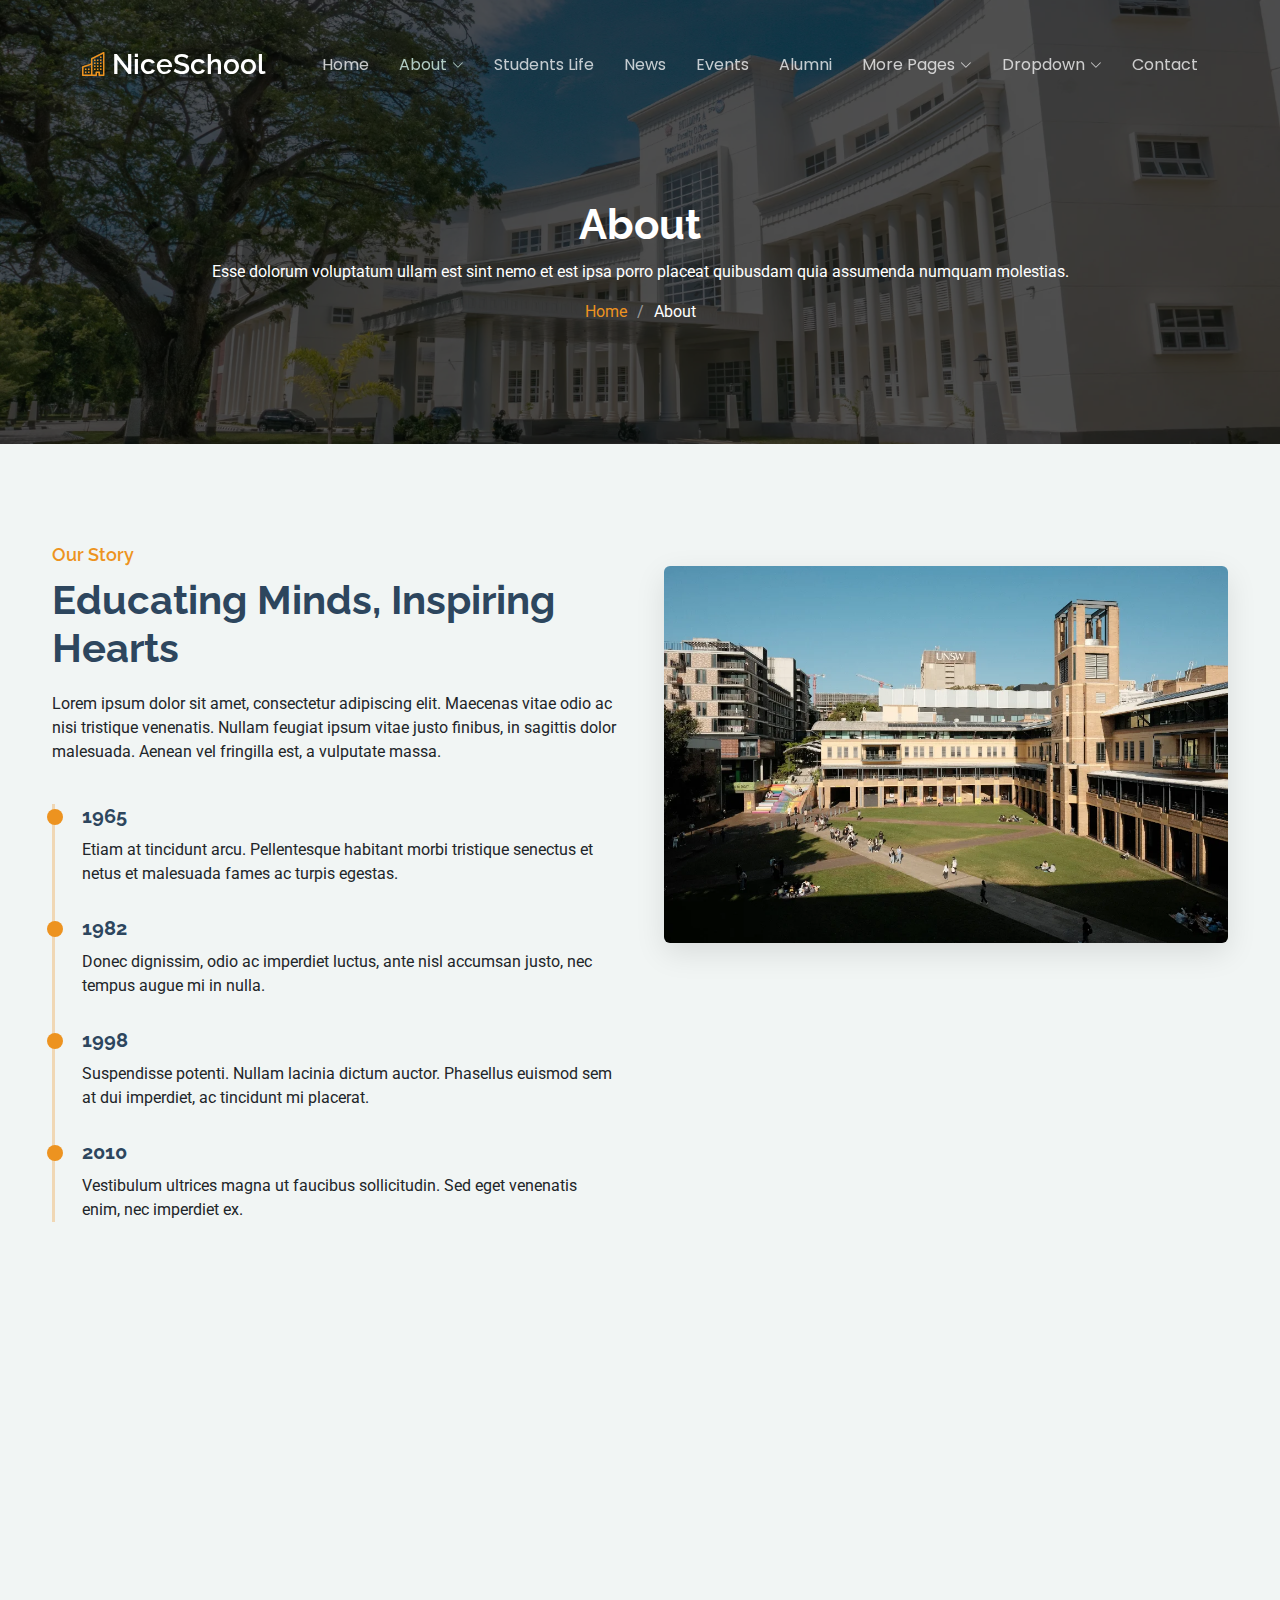
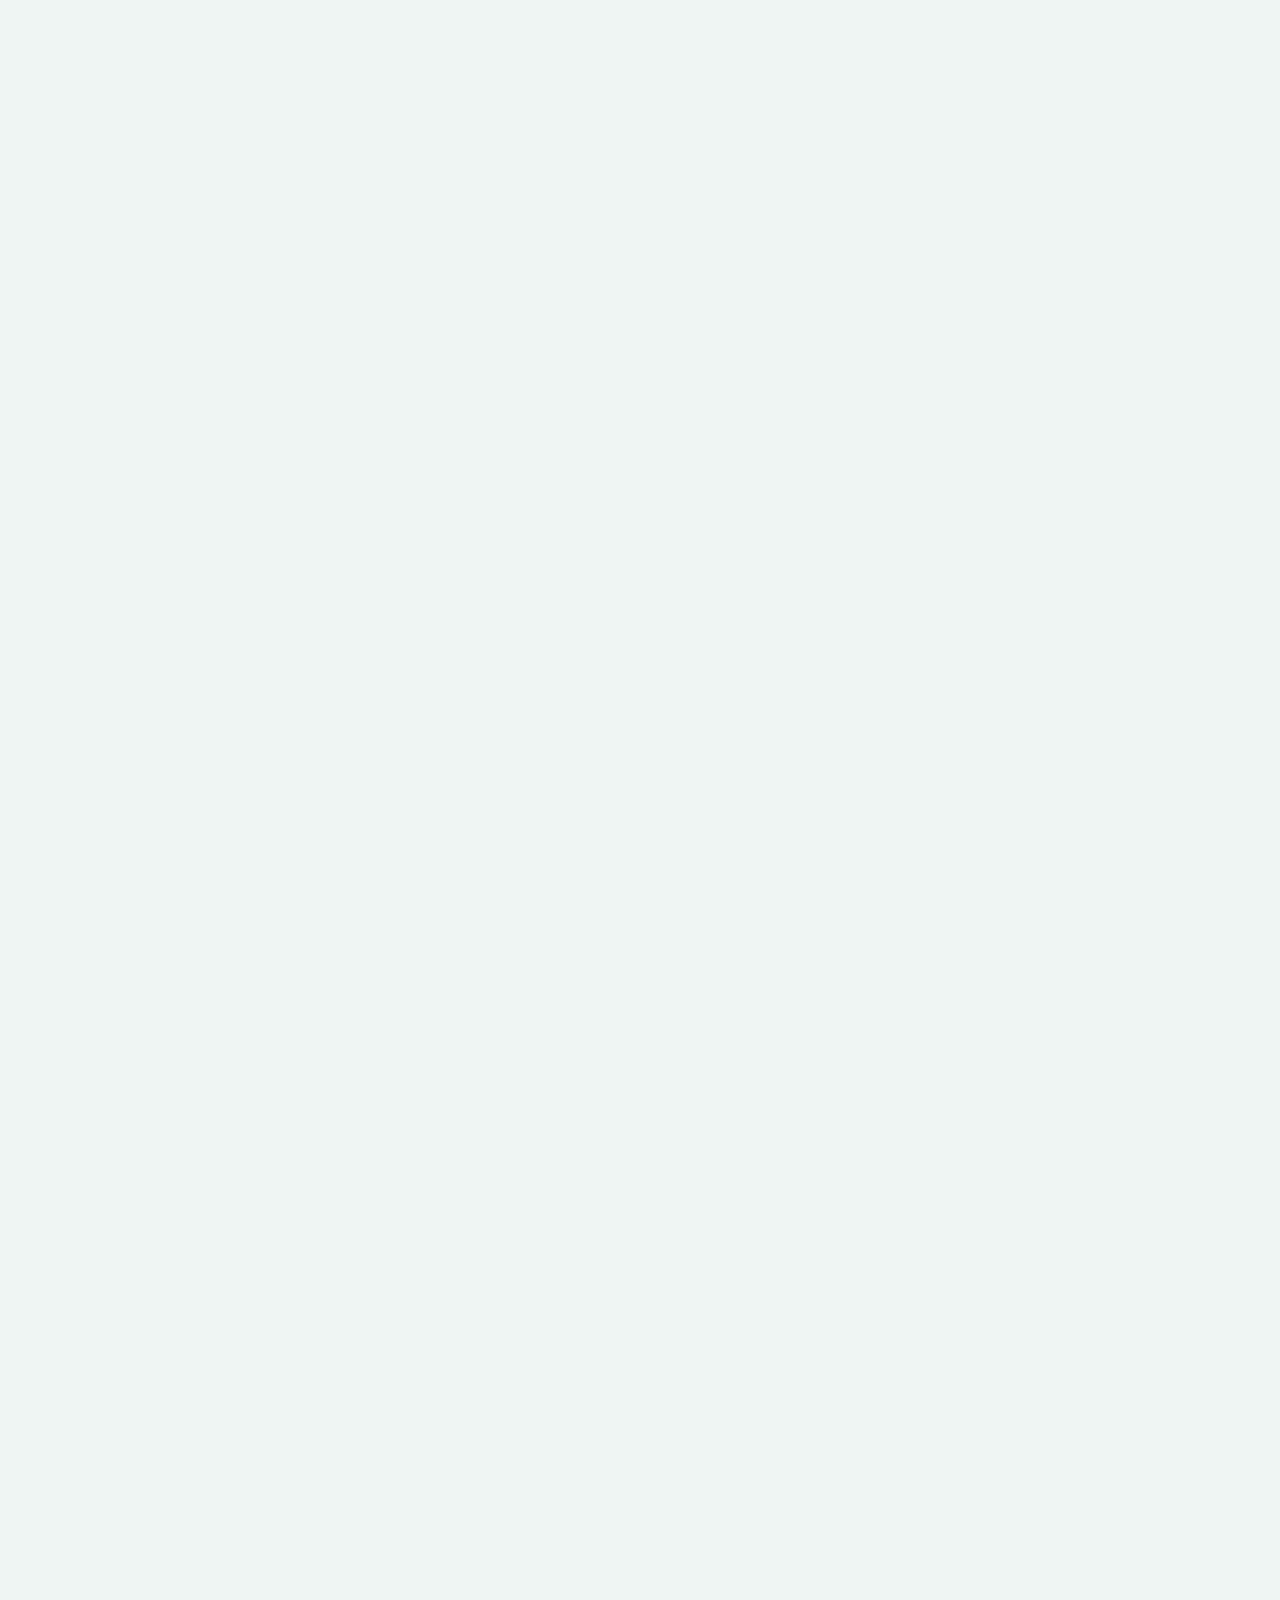
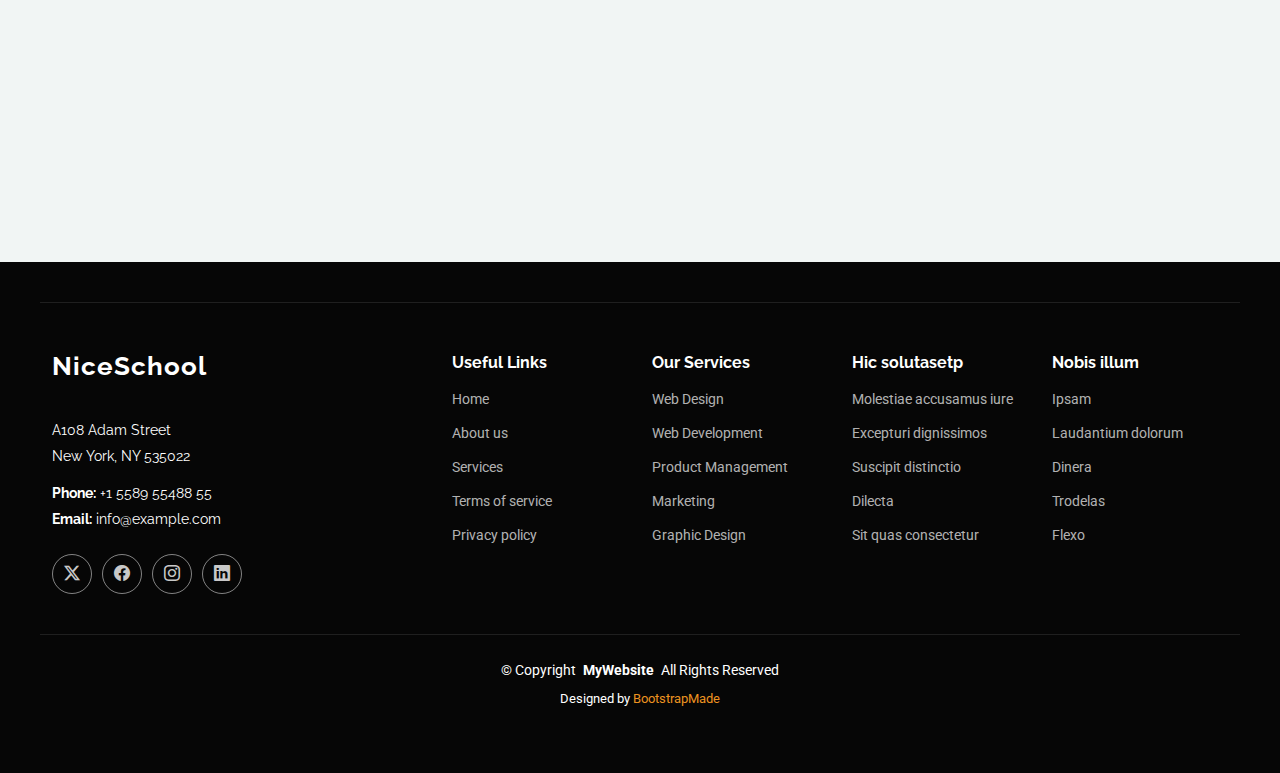
<file: about.html>
<!DOCTYPE html>
<html lang="en">

<head>
  <meta charset="utf-8">
  <meta content="width=device-width, initial-scale=1.0" name="viewport">
  <title>About - NiceSchool Bootstrap Template</title>
  <meta name="description" content="">
  <meta name="keywords" content="">

  <!-- Favicons -->
  <link href="assets/img/favicon.png" rel="icon">
  <link href="assets/img/apple-touch-icon.png" rel="apple-touch-icon">

  <!-- Fonts -->
  <link href="https://fonts.googleapis.com" rel="preconnect">
  <link href="https://fonts.gstatic.com" rel="preconnect" crossorigin>
  <link href="https://fonts.googleapis.com/css2?family=Roboto:ital,wght@0,100;0,300;0,400;0,500;0,700;0,900;1,100;1,300;1,400;1,500;1,700;1,900&family=Poppins:ital,wght@0,100;0,200;0,300;0,400;0,500;0,600;0,700;0,800;0,900;1,100;1,200;1,300;1,400;1,500;1,600;1,700;1,800;1,900&family=Raleway:ital,wght@0,100;0,200;0,300;0,400;0,500;0,600;0,700;0,800;0,900;1,100;1,200;1,300;1,400;1,500;1,600;1,700;1,800;1,900&display=swap" rel="stylesheet">

  <!-- Vendor CSS Files -->
  <link href="assets/vendor/bootstrap/css/bootstrap.min.css" rel="stylesheet">
  <link href="assets/vendor/bootstrap-icons/bootstrap-icons.css" rel="stylesheet">
  <link href="assets/vendor/aos/aos.css" rel="stylesheet">
  <link href="assets/vendor/swiper/swiper-bundle.min.css" rel="stylesheet">
  <link href="assets/vendor/glightbox/css/glightbox.min.css" rel="stylesheet">

  <!-- Main CSS File -->
  <link href="assets/css/main.css" rel="stylesheet">

  <!-- =======================================================
  * Template Name: NiceSchool
  * Template URL: https://bootstrapmade.com/nice-school-bootstrap-education-template/
  * Updated: May 10 2025 with Bootstrap v5.3.6
  * Author: BootstrapMade.com
  * License: https://bootstrapmade.com/license/
  ======================================================== -->
</head>

<body class="about-page">

  <header id="header" class="header d-flex align-items-center fixed-top">
    <div class="container-fluid container-xl position-relative d-flex align-items-center justify-content-between">

      <a href="index.html" class="logo d-flex align-items-center">
        <!-- Uncomment the line below if you also wish to use an image logo -->
        <!-- <img src="assets/img/logo.webp" alt=""> -->
        <i class="bi bi-buildings"></i>
        <h1 class="sitename">NiceSchool</h1>
      </a>

      <nav id="navmenu" class="navmenu">
        <ul>
          <li><a href="index.html">Home</a></li>
          <li class="dropdown"><a href="about.html" class="active"><span>About</span> <i class="bi bi-chevron-down toggle-dropdown"></i></a>
            <ul>
              <li><a href="about.html" class="active">About Us</a></li>
              <li><a href="admissions.html">Admissions</a></li>
              <li><a href="academics.html">Academics</a></li>
              <li><a href="faculty-staff.html">Faculty &amp; Staff</a></li>
              <li><a href="campus-facilities.html">Campus &amp; Facilities</a></li>
            </ul>
          </li>

          <li><a href="students-life.html">Students Life</a></li>
          <li><a href="news.html">News</a></li>
          <li><a href="events.html">Events</a></li>
          <li><a href="alumni.html">Alumni</a></li>
          <li class="dropdown"><a href="#"><span>More Pages</span> <i class="bi bi-chevron-down toggle-dropdown"></i></a>
            <ul>
              <li><a href="news-details.html">News Details</a></li>
              <li><a href="event-details.html">Event Details</a></li>
              <li><a href="privacy.html">Privacy</a></li>
              <li><a href="terms-of-service.html">Terms of Service</a></li>
              <li><a href="404.html">Error 404</a></li>
              <li><a href="starter-page.html">Starter Page</a></li>
            </ul>
          </li>

          <li class="dropdown"><a href="#"><span>Dropdown</span> <i class="bi bi-chevron-down toggle-dropdown"></i></a>
            <ul>
              <li><a href="#">Dropdown 1</a></li>
              <li class="dropdown"><a href="#"><span>Deep Dropdown</span> <i class="bi bi-chevron-down toggle-dropdown"></i></a>
                <ul>
                  <li><a href="#">Deep Dropdown 1</a></li>
                  <li><a href="#">Deep Dropdown 2</a></li>
                  <li><a href="#">Deep Dropdown 3</a></li>
                  <li><a href="#">Deep Dropdown 4</a></li>
                  <li><a href="#">Deep Dropdown 5</a></li>
                </ul>
              </li>
              <li><a href="#">Dropdown 2</a></li>
              <li><a href="#">Dropdown 3</a></li>
              <li><a href="#">Dropdown 4</a></li>
            </ul>
          </li>
          <li><a href="contact.html">Contact</a></li>
        </ul>
        <i class="mobile-nav-toggle d-xl-none bi bi-list"></i>
      </nav>

    </div>
  </header>

  <main class="main">

    <!-- Page Title -->
    <div class="page-title dark-background" style="background-image: url(assets/img/education/showcase-1.webp);">
      <div class="container position-relative">
        <h1>About</h1>
        <p>Esse dolorum voluptatum ullam est sint nemo et est ipsa porro placeat quibusdam quia assumenda numquam molestias.</p>
        <nav class="breadcrumbs">
          <ol>
            <li><a href="index.html">Home</a></li>
            <li class="current">About</li>
          </ol>
        </nav>
      </div>
    </div><!-- End Page Title -->

    <!-- History Section -->
    <section id="history" class="history section">

      <div class="container" data-aos="fade-up" data-aos-delay="100">

        <div class="row align-items-center g-5">
          <div class="col-lg-6">
            <div class="about-content" data-aos="fade-up" data-aos-delay="200">
              <h3>Our Story</h3>
              <h2>Educating Minds, Inspiring Hearts</h2>
              <p>Lorem ipsum dolor sit amet, consectetur adipiscing elit. Maecenas vitae odio ac nisi tristique venenatis. Nullam feugiat ipsum vitae justo finibus, in sagittis dolor malesuada. Aenean vel fringilla est, a vulputate massa.</p>

              <div class="timeline">
                <div class="timeline-item">
                  <div class="timeline-dot"></div>
                  <div class="timeline-content">
                    <h4>1965</h4>
                    <p>Etiam at tincidunt arcu. Pellentesque habitant morbi tristique senectus et netus et malesuada fames ac turpis egestas.</p>
                  </div>
                </div>

                <div class="timeline-item">
                  <div class="timeline-dot"></div>
                  <div class="timeline-content">
                    <h4>1982</h4>
                    <p>Donec dignissim, odio ac imperdiet luctus, ante nisl accumsan justo, nec tempus augue mi in nulla.</p>
                  </div>
                </div>

                <div class="timeline-item">
                  <div class="timeline-dot"></div>
                  <div class="timeline-content">
                    <h4>1998</h4>
                    <p>Suspendisse potenti. Nullam lacinia dictum auctor. Phasellus euismod sem at dui imperdiet, ac tincidunt mi placerat.</p>
                  </div>
                </div>

                <div class="timeline-item">
                  <div class="timeline-dot"></div>
                  <div class="timeline-content">
                    <h4>2010</h4>
                    <p>Vestibulum ultrices magna ut faucibus sollicitudin. Sed eget venenatis enim, nec imperdiet ex.</p>
                  </div>
                </div>
              </div>
            </div>
          </div>

          <div class="col-lg-6">
            <div class="about-image" data-aos="zoom-in" data-aos-delay="300">
              <img src="assets/img/education/campus-5.webp" alt="Campus" class="img-fluid rounded">

              <div class="mission-vision" data-aos="fade-up" data-aos-delay="400">
                <div class="mission">
                  <h3>Our Mission</h3>
                  <p>Vestibulum ante ipsum primis in faucibus orci luctus et ultrices posuere cubilia curae; Donec velit neque, auctor sit amet aliquam vel, ullamcorper sit amet ligula.</p>
                </div>

                <div class="vision">
                  <h3>Our Vision</h3>
                  <p>Nulla porttitor accumsan tincidunt. Mauris blandit aliquet elit, eget tincidunt nibh pulvinar a. Cras ultricies ligula sed magna dictum porta.</p>
                </div>
              </div>
            </div>
          </div>
        </div>

        <div class="row mt-5">
          <div class="col-lg-12">
            <div class="core-values" data-aos="fade-up" data-aos-delay="500">
              <h3 class="text-center mb-4">Core Values</h3>
              <div class="row row-cols-1 row-cols-md-2 row-cols-lg-4 g-4">
                <div class="col">
                  <div class="value-card">
                    <div class="value-icon">
                      <i class="bi bi-book"></i>
                    </div>
                    <h4>Academic Excellence</h4>
                    <p>Praesent sapien massa, convallis a pellentesque nec, egestas non nisi.</p>
                  </div>
                </div>

                <div class="col">
                  <div class="value-card">
                    <div class="value-icon">
                      <i class="bi bi-people"></i>
                    </div>
                    <h4>Community Engagement</h4>
                    <p>Vivamus magna justo, lacinia eget consectetur sed, convallis at tellus.</p>
                  </div>
                </div>

                <div class="col">
                  <div class="value-card">
                    <div class="value-icon">
                      <i class="bi bi-lightbulb"></i>
                    </div>
                    <h4>Innovation</h4>
                    <p>Curabitur arcu erat, accumsan id imperdiet et, porttitor at sem.</p>
                  </div>
                </div>

                <div class="col">
                  <div class="value-card">
                    <div class="value-icon">
                      <i class="bi bi-globe"></i>
                    </div>
                    <h4>Global Perspective</h4>
                    <p>Donec sollicitudin molestie malesuada. Curabitur non nulla sit amet nisl tempus.</p>
                  </div>
                </div>
              </div>
            </div>
          </div>
        </div>

      </div>

    </section><!-- /History Section -->

    <!-- Leadership Section -->
    <section id="leadership" class="leadership section">

      <div class="container" data-aos="fade-up" data-aos-delay="100">

        <div class="row mb-5">
          <div class="col-lg-6" data-aos="fade-right" data-aos-delay="200">
            <h3 class="section-subtitle">Meet Our Leadership</h3>
            <h2 class="section-heading">Dedicated Administration Guiding Our Educational Excellence</h2>
            <p class="section-description">Lorem ipsum dolor sit amet, consectetur adipiscing elit. Mauris ipsum sit nibh amet egestas tellus. Eu leo morbi massa sem faucibus nulla gravida vulputate adipiscing. Sed malesuada quam scelerisque amet commodo arcu mollis.</p>
            <div class="stats-container mt-4">
              <div class="row">
                <div class="col-md-4 col-6">
                  <div class="stat-item">
                    <h3>25+</h3>
                    <p>Years of Excellence</p>
                  </div>
                </div>
                <div class="col-md-4 col-6">
                  <div class="stat-item">
                    <h3>45+</h3>
                    <p>Faculty Members</p>
                  </div>
                </div>
                <div class="col-md-4 col-6">
                  <div class="stat-item">
                    <h3>98%</h3>
                    <p>Student Success</p>
                  </div>
                </div>
              </div>
            </div>
          </div>
          <div class="col-lg-6" data-aos="fade-left" data-aos-delay="300">
            <div class="about-image">
              <img src="assets/img/education/teacher-1.webp" alt="Our Leadership Team" class="img-fluid rounded">
            </div>
          </div>
        </div>

        <div class="leadership-team">
          <div class="row">
            <div class="col-lg-3 col-md-6 mb-4" data-aos="fade-up" data-aos-delay="100">
              <div class="leader-card">
                <div class="leader-image">
                  <img src="assets/img/person/person-m-2.webp" alt="Principal" class="img-fluid">
                  <div class="social-links">
                    <a href="#"><i class="bi bi-linkedin"></i></a>
                    <a href="#"><i class="bi bi-twitter-x"></i></a>
                    <a href="#"><i class="bi bi-envelope"></i></a>
                  </div>
                </div>
                <div class="leader-info">
                  <h4>Dr. Michael Anderson</h4>
                  <p class="position">Principal</p>
                  <p class="bio">Lorem ipsum dolor sit amet, consectetur adipiscing elit. Nulla luctus lectus a facilisis bibendum.</p>
                </div>
              </div>
            </div>

            <div class="col-lg-3 col-md-6 mb-4" data-aos="fade-up" data-aos-delay="200">
              <div class="leader-card">
                <div class="leader-image">
                  <img src="assets/img/person/person-f-3.webp" alt="Vice Principal" class="img-fluid">
                  <div class="social-links">
                    <a href="#"><i class="bi bi-linkedin"></i></a>
                    <a href="#"><i class="bi bi-twitter-x"></i></a>
                    <a href="#"><i class="bi bi-envelope"></i></a>
                  </div>
                </div>
                <div class="leader-info">
                  <h4>Dr. Sarah Johnson</h4>
                  <p class="position">Vice Principal</p>
                  <p class="bio">Lorem ipsum dolor sit amet, consectetur adipiscing elit. Nulla luctus lectus a facilisis bibendum.</p>
                </div>
              </div>
            </div>

            <div class="col-lg-3 col-md-6 mb-4" data-aos="fade-up" data-aos-delay="300">
              <div class="leader-card">
                <div class="leader-image">
                  <img src="assets/img/person/person-m-5.webp" alt="Dean of Students" class="img-fluid">
                  <div class="social-links">
                    <a href="#"><i class="bi bi-linkedin"></i></a>
                    <a href="#"><i class="bi bi-twitter-x"></i></a>
                    <a href="#"><i class="bi bi-envelope"></i></a>
                  </div>
                </div>
                <div class="leader-info">
                  <h4>Prof. David Martinez</h4>
                  <p class="position">Dean of Students</p>
                  <p class="bio">Lorem ipsum dolor sit amet, consectetur adipiscing elit. Nulla luctus lectus a facilisis bibendum.</p>
                </div>
              </div>
            </div>

            <div class="col-lg-3 col-md-6 mb-4" data-aos="fade-up" data-aos-delay="400">
              <div class="leader-card">
                <div class="leader-image">
                  <img src="assets/img/person/person-f-8.webp" alt="Academic Director" class="img-fluid">
                  <div class="social-links">
                    <a href="#"><i class="bi bi-linkedin"></i></a>
                    <a href="#"><i class="bi bi-twitter-x"></i></a>
                    <a href="#"><i class="bi bi-envelope"></i></a>
                  </div>
                </div>
                <div class="leader-info">
                  <h4>Dr. Emily Chen</h4>
                  <p class="position">Academic Director</p>
                  <p class="bio">Lorem ipsum dolor sit amet, consectetur adipiscing elit. Nulla luctus lectus a facilisis bibendum.</p>
                </div>
              </div>
            </div>
          </div>

          <div class="row">
            <div class="col-lg-3 col-md-6 mb-4" data-aos="fade-up" data-aos-delay="100">
              <div class="leader-card">
                <div class="leader-image">
                  <img src="assets/img/person/person-m-7.webp" alt="Financial Director" class="img-fluid">
                  <div class="social-links">
                    <a href="#"><i class="bi bi-linkedin"></i></a>
                    <a href="#"><i class="bi bi-twitter-x"></i></a>
                    <a href="#"><i class="bi bi-envelope"></i></a>
                  </div>
                </div>
                <div class="leader-info">
                  <h4>Robert Wilson</h4>
                  <p class="position">Financial Director</p>
                  <p class="bio">Lorem ipsum dolor sit amet, consectetur adipiscing elit. Nulla luctus lectus a facilisis bibendum.</p>
                </div>
              </div>
            </div>

            <div class="col-lg-3 col-md-6 mb-4" data-aos="fade-up" data-aos-delay="200">
              <div class="leader-card">
                <div class="leader-image">
                  <img src="assets/img/person/person-f-10.webp" alt="Head of Admissions" class="img-fluid">
                  <div class="social-links">
                    <a href="#"><i class="bi bi-linkedin"></i></a>
                    <a href="#"><i class="bi bi-twitter-x"></i></a>
                    <a href="#"><i class="bi bi-envelope"></i></a>
                  </div>
                </div>
                <div class="leader-info">
                  <h4>Jessica Parker</h4>
                  <p class="position">Head of Admissions</p>
                  <p class="bio">Lorem ipsum dolor sit amet, consectetur adipiscing elit. Nulla luctus lectus a facilisis bibendum.</p>
                </div>
              </div>
            </div>

            <div class="col-lg-3 col-md-6 mb-4" data-aos="fade-up" data-aos-delay="300">
              <div class="leader-card">
                <div class="leader-image">
                  <img src="assets/img/person/person-m-11.webp" alt="IT Director" class="img-fluid">
                  <div class="social-links">
                    <a href="#"><i class="bi bi-linkedin"></i></a>
                    <a href="#"><i class="bi bi-twitter-x"></i></a>
                    <a href="#"><i class="bi bi-envelope"></i></a>
                  </div>
                </div>
                <div class="leader-info">
                  <h4>Thomas Lee</h4>
                  <p class="position">IT Director</p>
                  <p class="bio">Lorem ipsum dolor sit amet, consectetur adipiscing elit. Nulla luctus lectus a facilisis bibendum.</p>
                </div>
              </div>
            </div>

            <div class="col-lg-3 col-md-6 mb-4" data-aos="fade-up" data-aos-delay="400">
              <div class="leader-card">
                <div class="leader-image">
                  <img src="assets/img/person/person-f-12.webp" alt="Student Welfare Officer" class="img-fluid">
                  <div class="social-links">
                    <a href="#"><i class="bi bi-linkedin"></i></a>
                    <a href="#"><i class="bi bi-twitter-x"></i></a>
                    <a href="#"><i class="bi bi-envelope"></i></a>
                  </div>
                </div>
                <div class="leader-info">
                  <h4>Amanda Rodriguez</h4>
                  <p class="position">Student Welfare Officer</p>
                  <p class="bio">Lorem ipsum dolor sit amet, consectetur adipiscing elit. Nulla luctus lectus a facilisis bibendum.</p>
                </div>
              </div>
            </div>
          </div>
        </div>

      </div>

    </section><!-- /Leadership Section -->

  </main>

  <footer id="footer" class="footer position-relative dark-background">

    <div class="container footer-top">
      <div class="row gy-4">
        <div class="col-lg-4 col-md-6 footer-about">
          <a href="index.html" class="logo d-flex align-items-center">
            <span class="sitename">NiceSchool</span>
          </a>
          <div class="footer-contact pt-3">
            <p>A108 Adam Street</p>
            <p>New York, NY 535022</p>
            <p class="mt-3"><strong>Phone:</strong> <span>+1 5589 55488 55</span></p>
            <p><strong>Email:</strong> <span>info@example.com</span></p>
          </div>
          <div class="social-links d-flex mt-4">
            <a href=""><i class="bi bi-twitter-x"></i></a>
            <a href=""><i class="bi bi-facebook"></i></a>
            <a href=""><i class="bi bi-instagram"></i></a>
            <a href=""><i class="bi bi-linkedin"></i></a>
          </div>
        </div>

        <div class="col-lg-2 col-md-3 footer-links">
          <h4>Useful Links</h4>
          <ul>
            <li><a href="#">Home</a></li>
            <li><a href="#">About us</a></li>
            <li><a href="#">Services</a></li>
            <li><a href="#">Terms of service</a></li>
            <li><a href="#">Privacy policy</a></li>
          </ul>
        </div>

        <div class="col-lg-2 col-md-3 footer-links">
          <h4>Our Services</h4>
          <ul>
            <li><a href="#">Web Design</a></li>
            <li><a href="#">Web Development</a></li>
            <li><a href="#">Product Management</a></li>
            <li><a href="#">Marketing</a></li>
            <li><a href="#">Graphic Design</a></li>
          </ul>
        </div>

        <div class="col-lg-2 col-md-3 footer-links">
          <h4>Hic solutasetp</h4>
          <ul>
            <li><a href="#">Molestiae accusamus iure</a></li>
            <li><a href="#">Excepturi dignissimos</a></li>
            <li><a href="#">Suscipit distinctio</a></li>
            <li><a href="#">Dilecta</a></li>
            <li><a href="#">Sit quas consectetur</a></li>
          </ul>
        </div>

        <div class="col-lg-2 col-md-3 footer-links">
          <h4>Nobis illum</h4>
          <ul>
            <li><a href="#">Ipsam</a></li>
            <li><a href="#">Laudantium dolorum</a></li>
            <li><a href="#">Dinera</a></li>
            <li><a href="#">Trodelas</a></li>
            <li><a href="#">Flexo</a></li>
          </ul>
        </div>

      </div>
    </div>

    <div class="container copyright text-center mt-4">
      <p>© <span>Copyright</span> <strong class="px-1 sitename">MyWebsite</strong> <span>All Rights Reserved</span></p>
      <div class="credits">
        <!-- All the links in the footer should remain intact. -->
        <!-- You can delete the links only if you've purchased the pro version. -->
        <!-- Licensing information: https://bootstrapmade.com/license/ -->
        <!-- Purchase the pro version with working PHP/AJAX contact form: [buy-url] -->
        Designed by <a href="https://bootstrapmade.com/">BootstrapMade</a>
      </div>
    </div>

  </footer>

  <!-- Scroll Top -->
  <a href="#" id="scroll-top" class="scroll-top d-flex align-items-center justify-content-center"><i class="bi bi-arrow-up-short"></i></a>

  <!-- Preloader -->
  <div id="preloader"></div>

  <!-- Vendor JS Files -->
  <script src="assets/vendor/bootstrap/js/bootstrap.bundle.min.js"></script>
  <script src="assets/vendor/php-email-form/validate.js"></script>
  <script src="assets/vendor/aos/aos.js"></script>
  <script src="assets/vendor/purecounter/purecounter_vanilla.js"></script>
  <script src="assets/vendor/imagesloaded/imagesloaded.pkgd.min.js"></script>
  <script src="assets/vendor/isotope-layout/isotope.pkgd.min.js"></script>
  <script src="assets/vendor/swiper/swiper-bundle.min.js"></script>
  <script src="assets/vendor/glightbox/js/glightbox.min.js"></script>

  <!-- Main JS File -->
  <script src="assets/js/main.js"></script>

</body>

</html>
</file>
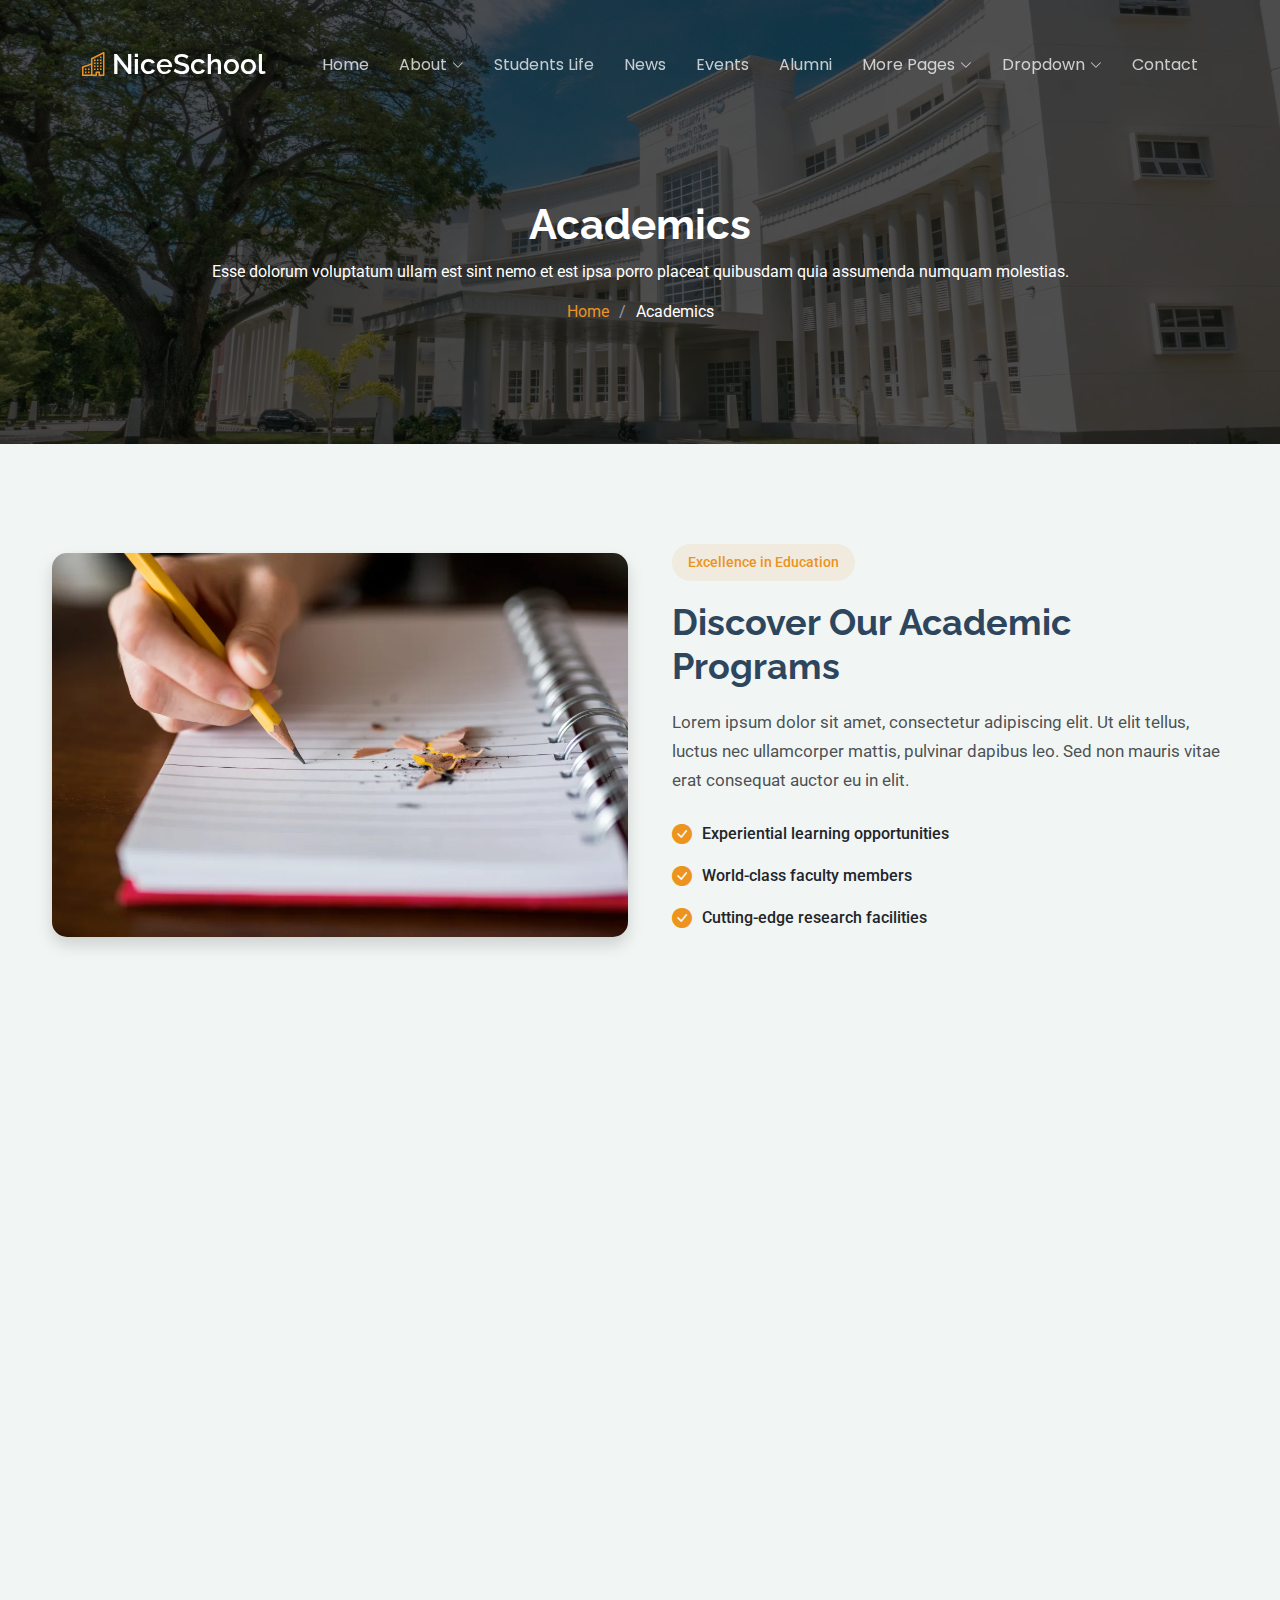
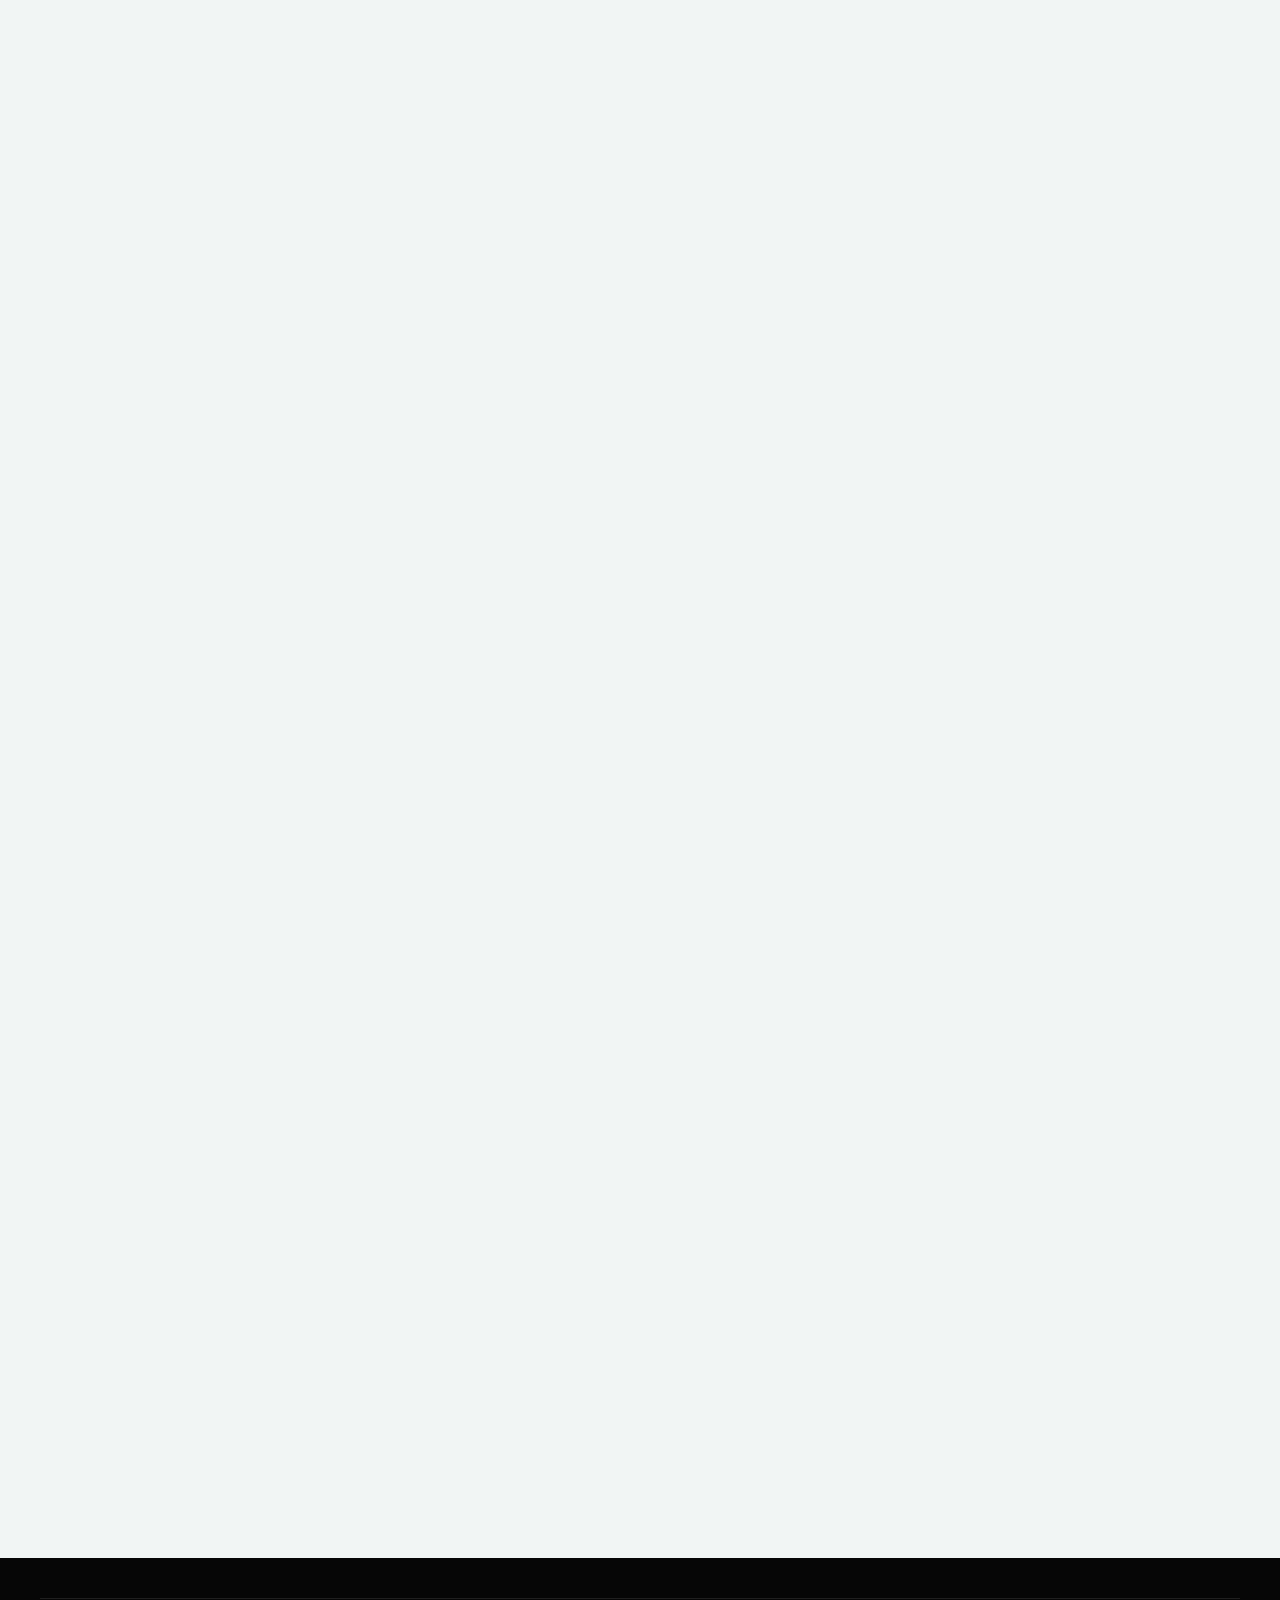
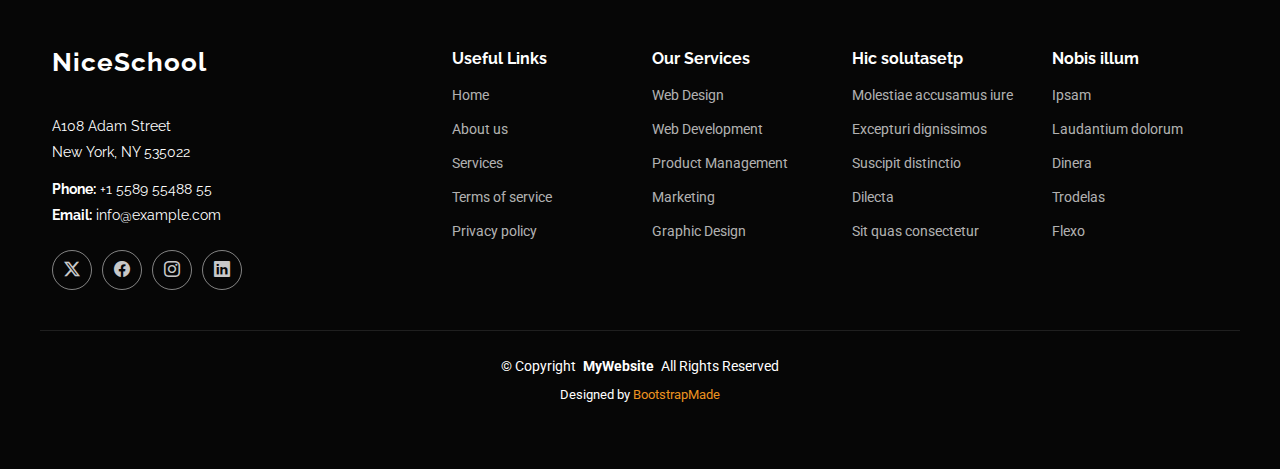
<file: academics.html>
<!DOCTYPE html>
<html lang="en">

<head>
  <meta charset="utf-8">
  <meta content="width=device-width, initial-scale=1.0" name="viewport">
  <title>Academics - NiceSchool Bootstrap Template</title>
  <meta name="description" content="">
  <meta name="keywords" content="">

  <!-- Favicons -->
  <link href="assets/img/favicon.png" rel="icon">
  <link href="assets/img/apple-touch-icon.png" rel="apple-touch-icon">

  <!-- Fonts -->
  <link href="https://fonts.googleapis.com" rel="preconnect">
  <link href="https://fonts.gstatic.com" rel="preconnect" crossorigin>
  <link href="https://fonts.googleapis.com/css2?family=Roboto:ital,wght@0,100;0,300;0,400;0,500;0,700;0,900;1,100;1,300;1,400;1,500;1,700;1,900&family=Poppins:ital,wght@0,100;0,200;0,300;0,400;0,500;0,600;0,700;0,800;0,900;1,100;1,200;1,300;1,400;1,500;1,600;1,700;1,800;1,900&family=Raleway:ital,wght@0,100;0,200;0,300;0,400;0,500;0,600;0,700;0,800;0,900;1,100;1,200;1,300;1,400;1,500;1,600;1,700;1,800;1,900&display=swap" rel="stylesheet">

  <!-- Vendor CSS Files -->
  <link href="assets/vendor/bootstrap/css/bootstrap.min.css" rel="stylesheet">
  <link href="assets/vendor/bootstrap-icons/bootstrap-icons.css" rel="stylesheet">
  <link href="assets/vendor/aos/aos.css" rel="stylesheet">
  <link href="assets/vendor/swiper/swiper-bundle.min.css" rel="stylesheet">
  <link href="assets/vendor/glightbox/css/glightbox.min.css" rel="stylesheet">

  <!-- Main CSS File -->
  <link href="assets/css/main.css" rel="stylesheet">

  <!-- =======================================================
  * Template Name: NiceSchool
  * Template URL: https://bootstrapmade.com/nice-school-bootstrap-education-template/
  * Updated: May 10 2025 with Bootstrap v5.3.6
  * Author: BootstrapMade.com
  * License: https://bootstrapmade.com/license/
  ======================================================== -->
</head>

<body class="academics-page">

  <header id="header" class="header d-flex align-items-center fixed-top">
    <div class="container-fluid container-xl position-relative d-flex align-items-center justify-content-between">

      <a href="index.html" class="logo d-flex align-items-center">
        <!-- Uncomment the line below if you also wish to use an image logo -->
        <!-- <img src="assets/img/logo.webp" alt=""> -->
        <i class="bi bi-buildings"></i>
        <h1 class="sitename">NiceSchool</h1>
      </a>

      <nav id="navmenu" class="navmenu">
        <ul>
          <li><a href="index.html">Home</a></li>
          <li class="dropdown"><a href="about.html"><span>About</span> <i class="bi bi-chevron-down toggle-dropdown"></i></a>
            <ul>
              <li><a href="about.html">About Us</a></li>
              <li><a href="admissions.html">Admissions</a></li>
              <li><a href="academics.html" class="active">Academics</a></li>
              <li><a href="faculty-staff.html">Faculty &amp; Staff</a></li>
              <li><a href="campus-facilities.html">Campus &amp; Facilities</a></li>
            </ul>
          </li>

          <li><a href="students-life.html">Students Life</a></li>
          <li><a href="news.html">News</a></li>
          <li><a href="events.html">Events</a></li>
          <li><a href="alumni.html">Alumni</a></li>
          <li class="dropdown"><a href="#"><span>More Pages</span> <i class="bi bi-chevron-down toggle-dropdown"></i></a>
            <ul>
              <li><a href="news-details.html">News Details</a></li>
              <li><a href="event-details.html">Event Details</a></li>
              <li><a href="privacy.html">Privacy</a></li>
              <li><a href="terms-of-service.html">Terms of Service</a></li>
              <li><a href="404.html">Error 404</a></li>
              <li><a href="starter-page.html">Starter Page</a></li>
            </ul>
          </li>

          <li class="dropdown"><a href="#"><span>Dropdown</span> <i class="bi bi-chevron-down toggle-dropdown"></i></a>
            <ul>
              <li><a href="#">Dropdown 1</a></li>
              <li class="dropdown"><a href="#"><span>Deep Dropdown</span> <i class="bi bi-chevron-down toggle-dropdown"></i></a>
                <ul>
                  <li><a href="#">Deep Dropdown 1</a></li>
                  <li><a href="#">Deep Dropdown 2</a></li>
                  <li><a href="#">Deep Dropdown 3</a></li>
                  <li><a href="#">Deep Dropdown 4</a></li>
                  <li><a href="#">Deep Dropdown 5</a></li>
                </ul>
              </li>
              <li><a href="#">Dropdown 2</a></li>
              <li><a href="#">Dropdown 3</a></li>
              <li><a href="#">Dropdown 4</a></li>
            </ul>
          </li>
          <li><a href="contact.html">Contact</a></li>
        </ul>
        <i class="mobile-nav-toggle d-xl-none bi bi-list"></i>
      </nav>

    </div>
  </header>

  <main class="main">

    <!-- Page Title -->
    <div class="page-title dark-background" style="background-image: url(assets/img/education/showcase-1.webp);">
      <div class="container position-relative">
        <h1>Academics</h1>
        <p>Esse dolorum voluptatum ullam est sint nemo et est ipsa porro placeat quibusdam quia assumenda numquam molestias.</p>
        <nav class="breadcrumbs">
          <ol>
            <li><a href="index.html">Home</a></li>
            <li class="current">Academics</li>
          </ol>
        </nav>
      </div>
    </div><!-- End Page Title -->

    <!-- Academics Section -->
    <section id="academics" class="academics section">

      <div class="container" data-aos="fade-up" data-aos-delay="100">

        <div class="intro-wrapper">
          <div class="row align-items-center">
            <div class="col-lg-6 mb-4 mb-lg-0" data-aos="fade-right" data-aos-delay="200">
              <div class="intro-image">
                <img src="assets/img/education/education-1.webp" alt="Academic Programs" class="img-fluid rounded-lg shadow">
                <div class="accent-shape"></div>
              </div>
            </div>
            <div class="col-lg-6" data-aos="fade-left" data-aos-delay="300">
              <div class="intro-content">
                <span class="subtitle">Excellence in Education</span>
                <h2>Discover Our Academic Programs</h2>
                <p class="intro-text">Lorem ipsum dolor sit amet, consectetur adipiscing elit. Ut elit tellus, luctus nec ullamcorper mattis, pulvinar dapibus leo. Sed non mauris vitae erat consequat auctor eu in elit.</p>
                <div class="key-highlights">
                  <div class="highlight-item">
                    <i class="bi bi-check-circle-fill"></i>
                    <span>Experiential learning opportunities</span>
                  </div>
                  <div class="highlight-item">
                    <i class="bi bi-check-circle-fill"></i>
                    <span>World-class faculty members</span>
                  </div>
                  <div class="highlight-item">
                    <i class="bi bi-check-circle-fill"></i>
                    <span>Cutting-edge research facilities</span>
                  </div>
                </div>
              </div>
            </div>
          </div>
        </div>

        <div class="programs-navigation" data-aos="fade-up" data-aos-delay="100">
          <div class="row">
            <div class="col-12">
              <div class="program-tabs">
                <ul class="nav nav-tabs justify-content-center" role="tablist">
                  <li class="nav-item" role="presentation">
                    <button class="nav-link active" id="all-tab" data-bs-toggle="tab" data-bs-target="#academics-all" type="button" role="tab">
                      <span class="icon"><i class="bi bi-grid-3x3-gap"></i></span>
                      <span class="text">All Programs</span>
                    </button>
                  </li>
                  <li class="nav-item" role="presentation">
                    <button class="nav-link" id="undergraduate-tab" data-bs-toggle="tab" data-bs-target="#academics-undergraduate" type="button" role="tab">
                      <span class="icon"><i class="bi bi-mortarboard"></i></span>
                      <span class="text">Undergraduate</span>
                    </button>
                  </li>
                  <li class="nav-item" role="presentation">
                    <button class="nav-link" id="graduate-tab" data-bs-toggle="tab" data-bs-target="#academics-graduate" type="button" role="tab">
                      <span class="icon"><i class="bi bi-book"></i></span>
                      <span class="text">Graduate</span>
                    </button>
                  </li>
                  <li class="nav-item" role="presentation">
                    <button class="nav-link" id="doctoral-tab" data-bs-toggle="tab" data-bs-target="#academics-doctoral" type="button" role="tab">
                      <span class="icon"><i class="bi bi-award"></i></span>
                      <span class="text">Doctoral</span>
                    </button>
                  </li>
                </ul>
              </div>
            </div>
          </div>
        </div>

        <div class="tab-content programs-content" data-aos="fade-up" data-aos-delay="200">
          <!-- All Programs Tab -->
          <div class="tab-pane fade show active" id="academics-all" role="tabpanel">
            <div class="row g-4">
              <!-- Program Item -->
              <div class="col-lg-4 col-md-6" data-aos="zoom-in" data-aos-delay="100">
                <div class="program-item undergraduate">
                  <div class="program-header">
                    <div class="program-icon">
                      <i class="bi bi-cpu"></i>
                    </div>
                    <span class="program-type">Undergraduate</span>
                  </div>
                  <div class="program-body">
                    <h3>Computer Science</h3>
                    <p>Lorem ipsum dolor sit amet, consectetur adipiscing elit. Ut elit tellus, luctus nec ullamcorper mattis.</p>
                    <ul class="program-details">
                      <li><i class="bi bi-clock"></i> 4 years</li>
                      <li><i class="bi bi-mortarboard-fill"></i> B.Sc. Degree</li>
                      <li><i class="bi bi-calendar-check"></i> Fall &amp; Spring</li>
                    </ul>
                  </div>
                  <div class="program-footer">
                    <a href="#" class="program-link">View Program <i class="bi bi-arrow-right"></i></a>
                  </div>
                </div>
              </div>

              <!-- Program Item -->
              <div class="col-lg-4 col-md-6" data-aos="zoom-in" data-aos-delay="200">
                <div class="program-item graduate">
                  <div class="program-header">
                    <div class="program-icon">
                      <i class="bi bi-briefcase"></i>
                    </div>
                    <span class="program-type">Graduate</span>
                  </div>
                  <div class="program-body">
                    <h3>Business Administration</h3>
                    <p>Lorem ipsum dolor sit amet, consectetur adipiscing elit. Ut elit tellus, luctus nec ullamcorper mattis.</p>
                    <ul class="program-details">
                      <li><i class="bi bi-clock"></i> 2 years</li>
                      <li><i class="bi bi-mortarboard-fill"></i> MBA Degree</li>
                      <li><i class="bi bi-calendar-check"></i> Fall &amp; Spring</li>
                    </ul>
                  </div>
                  <div class="program-footer">
                    <a href="#" class="program-link">View Program <i class="bi bi-arrow-right"></i></a>
                  </div>
                </div>
              </div>

              <!-- Program Item -->
              <div class="col-lg-4 col-md-6" data-aos="zoom-in" data-aos-delay="300">
                <div class="program-item doctoral">
                  <div class="program-header">
                    <div class="program-icon">
                      <i class="bi bi-diagram-3"></i>
                    </div>
                    <span class="program-type">Doctoral</span>
                  </div>
                  <div class="program-body">
                    <h3>Neuroscience</h3>
                    <p>Lorem ipsum dolor sit amet, consectetur adipiscing elit. Ut elit tellus, luctus nec ullamcorper mattis.</p>
                    <ul class="program-details">
                      <li><i class="bi bi-clock"></i> 5 years</li>
                      <li><i class="bi bi-mortarboard-fill"></i> Ph.D. Degree</li>
                      <li><i class="bi bi-calendar-check"></i> Fall Intake</li>
                    </ul>
                  </div>
                  <div class="program-footer">
                    <a href="#" class="program-link">View Program <i class="bi bi-arrow-right"></i></a>
                  </div>
                </div>
              </div>

              <!-- Program Item -->
              <div class="col-lg-4 col-md-6" data-aos="zoom-in" data-aos-delay="100">
                <div class="program-item undergraduate">
                  <div class="program-header">
                    <div class="program-icon">
                      <i class="bi bi-tree"></i>
                    </div>
                    <span class="program-type">Undergraduate</span>
                  </div>
                  <div class="program-body">
                    <h3>Environmental Science</h3>
                    <p>Lorem ipsum dolor sit amet, consectetur adipiscing elit. Ut elit tellus, luctus nec ullamcorper mattis.</p>
                    <ul class="program-details">
                      <li><i class="bi bi-clock"></i> 4 years</li>
                      <li><i class="bi bi-mortarboard-fill"></i> B.Sc. Degree</li>
                      <li><i class="bi bi-calendar-check"></i> Fall &amp; Spring</li>
                    </ul>
                  </div>
                  <div class="program-footer">
                    <a href="#" class="program-link">View Program <i class="bi bi-arrow-right"></i></a>
                  </div>
                </div>
              </div>

              <!-- Program Item -->
              <div class="col-lg-4 col-md-6" data-aos="zoom-in" data-aos-delay="200">
                <div class="program-item graduate">
                  <div class="program-header">
                    <div class="program-icon">
                      <i class="bi bi-graph-up"></i>
                    </div>
                    <span class="program-type">Graduate</span>
                  </div>
                  <div class="program-body">
                    <h3>Data Science</h3>
                    <p>Lorem ipsum dolor sit amet, consectetur adipiscing elit. Ut elit tellus, luctus nec ullamcorper mattis.</p>
                    <ul class="program-details">
                      <li><i class="bi bi-clock"></i> 2 years</li>
                      <li><i class="bi bi-mortarboard-fill"></i> M.Sc. Degree</li>
                      <li><i class="bi bi-calendar-check"></i> Fall &amp; Spring</li>
                    </ul>
                  </div>
                  <div class="program-footer">
                    <a href="#" class="program-link">View Program <i class="bi bi-arrow-right"></i></a>
                  </div>
                </div>
              </div>

              <!-- Program Item -->
              <div class="col-lg-4 col-md-6" data-aos="zoom-in" data-aos-delay="300">
                <div class="program-item doctoral">
                  <div class="program-header">
                    <div class="program-icon">
                      <i class="bi bi-people"></i>
                    </div>
                    <span class="program-type">Doctoral</span>
                  </div>
                  <div class="program-body">
                    <h3>Psychology</h3>
                    <p>Lorem ipsum dolor sit amet, consectetur adipiscing elit. Ut elit tellus, luctus nec ullamcorper mattis.</p>
                    <ul class="program-details">
                      <li><i class="bi bi-clock"></i> 4 years</li>
                      <li><i class="bi bi-mortarboard-fill"></i> Ph.D. Degree</li>
                      <li><i class="bi bi-calendar-check"></i> Fall Intake</li>
                    </ul>
                  </div>
                  <div class="program-footer">
                    <a href="#" class="program-link">View Program <i class="bi bi-arrow-right"></i></a>
                  </div>
                </div>
              </div>
            </div>
          </div>

          <!-- Undergraduate Tab -->
          <div class="tab-pane fade" id="academics-undergraduate" role="tabpanel">
            <div class="row g-4">
              <!-- Program Item -->
              <div class="col-lg-4 col-md-6" data-aos="zoom-in">
                <div class="program-item undergraduate">
                  <div class="program-header">
                    <div class="program-icon">
                      <i class="bi bi-cpu"></i>
                    </div>
                    <span class="program-type">Undergraduate</span>
                  </div>
                  <div class="program-body">
                    <h3>Computer Science</h3>
                    <p>Lorem ipsum dolor sit amet, consectetur adipiscing elit. Ut elit tellus, luctus nec ullamcorper mattis.</p>
                    <ul class="program-details">
                      <li><i class="bi bi-clock"></i> 4 years</li>
                      <li><i class="bi bi-mortarboard-fill"></i> B.Sc. Degree</li>
                      <li><i class="bi bi-calendar-check"></i> Fall &amp; Spring</li>
                    </ul>
                  </div>
                  <div class="program-footer">
                    <a href="#" class="program-link">View Program <i class="bi bi-arrow-right"></i></a>
                  </div>
                </div>
              </div>

              <!-- Program Item -->
              <div class="col-lg-4 col-md-6" data-aos="zoom-in" data-aos-delay="100">
                <div class="program-item undergraduate">
                  <div class="program-header">
                    <div class="program-icon">
                      <i class="bi bi-tree"></i>
                    </div>
                    <span class="program-type">Undergraduate</span>
                  </div>
                  <div class="program-body">
                    <h3>Environmental Science</h3>
                    <p>Lorem ipsum dolor sit amet, consectetur adipiscing elit. Ut elit tellus, luctus nec ullamcorper mattis.</p>
                    <ul class="program-details">
                      <li><i class="bi bi-clock"></i> 4 years</li>
                      <li><i class="bi bi-mortarboard-fill"></i> B.Sc. Degree</li>
                      <li><i class="bi bi-calendar-check"></i> Fall &amp; Spring</li>
                    </ul>
                  </div>
                  <div class="program-footer">
                    <a href="#" class="program-link">View Program <i class="bi bi-arrow-right"></i></a>
                  </div>
                </div>
              </div>
            </div>
          </div>

          <!-- Graduate Tab -->
          <div class="tab-pane fade" id="academics-graduate" role="tabpanel">
            <div class="row g-4">
              <!-- Program Item -->
              <div class="col-lg-4 col-md-6" data-aos="zoom-in">
                <div class="program-item graduate">
                  <div class="program-header">
                    <div class="program-icon">
                      <i class="bi bi-briefcase"></i>
                    </div>
                    <span class="program-type">Graduate</span>
                  </div>
                  <div class="program-body">
                    <h3>Business Administration</h3>
                    <p>Lorem ipsum dolor sit amet, consectetur adipiscing elit. Ut elit tellus, luctus nec ullamcorper mattis.</p>
                    <ul class="program-details">
                      <li><i class="bi bi-clock"></i> 2 years</li>
                      <li><i class="bi bi-mortarboard-fill"></i> MBA Degree</li>
                      <li><i class="bi bi-calendar-check"></i> Fall &amp; Spring</li>
                    </ul>
                  </div>
                  <div class="program-footer">
                    <a href="#" class="program-link">View Program <i class="bi bi-arrow-right"></i></a>
                  </div>
                </div>
              </div>

              <!-- Program Item -->
              <div class="col-lg-4 col-md-6" data-aos="zoom-in" data-aos-delay="100">
                <div class="program-item graduate">
                  <div class="program-header">
                    <div class="program-icon">
                      <i class="bi bi-graph-up"></i>
                    </div>
                    <span class="program-type">Graduate</span>
                  </div>
                  <div class="program-body">
                    <h3>Data Science</h3>
                    <p>Lorem ipsum dolor sit amet, consectetur adipiscing elit. Ut elit tellus, luctus nec ullamcorper mattis.</p>
                    <ul class="program-details">
                      <li><i class="bi bi-clock"></i> 2 years</li>
                      <li><i class="bi bi-mortarboard-fill"></i> M.Sc. Degree</li>
                      <li><i class="bi bi-calendar-check"></i> Fall &amp; Spring</li>
                    </ul>
                  </div>
                  <div class="program-footer">
                    <a href="#" class="program-link">View Program <i class="bi bi-arrow-right"></i></a>
                  </div>
                </div>
              </div>
            </div>
          </div>

          <!-- Doctoral Tab -->
          <div class="tab-pane fade" id="academics-doctoral" role="tabpanel">
            <div class="row g-4">
              <!-- Program Item -->
              <div class="col-lg-4 col-md-6" data-aos="zoom-in">
                <div class="program-item doctoral">
                  <div class="program-header">
                    <div class="program-icon">
                      <i class="bi bi-diagram-3"></i>
                    </div>
                    <span class="program-type">Doctoral</span>
                  </div>
                  <div class="program-body">
                    <h3>Neuroscience</h3>
                    <p>Lorem ipsum dolor sit amet, consectetur adipiscing elit. Ut elit tellus, luctus nec ullamcorper mattis.</p>
                    <ul class="program-details">
                      <li><i class="bi bi-clock"></i> 5 years</li>
                      <li><i class="bi bi-mortarboard-fill"></i> Ph.D. Degree</li>
                      <li><i class="bi bi-calendar-check"></i> Fall Intake</li>
                    </ul>
                  </div>
                  <div class="program-footer">
                    <a href="#" class="program-link">View Program <i class="bi bi-arrow-right"></i></a>
                  </div>
                </div>
              </div>

              <!-- Program Item -->
              <div class="col-lg-4 col-md-6" data-aos="zoom-in" data-aos-delay="100">
                <div class="program-item doctoral">
                  <div class="program-header">
                    <div class="program-icon">
                      <i class="bi bi-people"></i>
                    </div>
                    <span class="program-type">Doctoral</span>
                  </div>
                  <div class="program-body">
                    <h3>Psychology</h3>
                    <p>Lorem ipsum dolor sit amet, consectetur adipiscing elit. Ut elit tellus, luctus nec ullamcorper mattis.</p>
                    <ul class="program-details">
                      <li><i class="bi bi-clock"></i> 4 years</li>
                      <li><i class="bi bi-mortarboard-fill"></i> Ph.D. Degree</li>
                      <li><i class="bi bi-calendar-check"></i> Fall Intake</li>
                    </ul>
                  </div>
                  <div class="program-footer">
                    <a href="#" class="program-link">View Program <i class="bi bi-arrow-right"></i></a>
                  </div>
                </div>
              </div>
            </div>
          </div>
        </div>

        <div class="featured-program-wrapper" data-aos="fade-up">
          <div class="row">
            <div class="col-12">
              <div class="section-heading text-center mb-4">
                <h2>Featured Program</h2>
                <p>Our most sought-after academic offering</p>
              </div>
            </div>
          </div>
          <div class="row">
            <div class="col-lg-10 mx-auto">
              <div class="featured-program-card">
                <div class="row align-items-center">
                  <div class="col-lg-5 mb-4 mb-lg-0" data-aos="fade-right" data-aos-delay="100">
                    <div class="featured-program-image">
                      <img src="assets/img/education/education-5.webp" alt="Artificial Intelligence Program" class="img-fluid">
                      <div class="program-label">
                        <span>Featured</span>
                      </div>
                    </div>
                  </div>
                  <div class="col-lg-7" data-aos="fade-left" data-aos-delay="200">
                    <div class="featured-program-content">
                      <h3>Master of Science in Artificial Intelligence</h3>
                      <p>Lorem ipsum dolor sit amet, consectetur adipiscing elit. Praesent commodo cursus magna, vel scelerisque nisl consectetur et. Cras mattis consectetur purus sit amet fermentum.</p>

                      <div class="program-highlights">
                        <div class="highlight">
                          <div class="highlight-icon">
                            <i class="bi bi-clock"></i>
                          </div>
                          <div class="highlight-info">
                            <h4>Duration</h4>
                            <p>24 Months</p>
                          </div>
                        </div>
                        <div class="highlight">
                          <div class="highlight-icon">
                            <i class="bi bi-cash-stack"></i>
                          </div>
                          <div class="highlight-info">
                            <h4>Avg. Starting Salary</h4>
                            <p>$82,000</p>
                          </div>
                        </div>
                        <div class="highlight">
                          <div class="highlight-icon">
                            <i class="bi bi-graph-up-arrow"></i>
                          </div>
                          <div class="highlight-info">
                            <h4>Employment Rate</h4>
                            <p>94%</p>
                          </div>
                        </div>
                      </div>

                      <div class="featured-program-action">
                        <a href="#" class="btn-apply">Apply Now</a>
                        <a href="#" class="btn-details">Program Details</a>
                      </div>
                    </div>
                  </div>
                </div>
              </div>
            </div>
          </div>
        </div>

        <div class="stats-wrapper" data-aos="fade-up">
          <div class="row align-items-center">
            <div class="col-lg-5 mb-4 mb-lg-0" data-aos="fade-right" data-aos-delay="100">
              <div class="stats-content">
                <span class="subtitle">By The Numbers</span>
                <h2>Our Academic Excellence</h2>
                <p>Lorem ipsum dolor sit amet, consectetur adipiscing elit. Praesent commodo cursus magna, vel scelerisque nisl consectetur et. Maecenas sed diam eget risus varius blandit.</p>
                <a href="#" class="btn-about">About Our Institution</a>
              </div>
            </div>
            <div class="col-lg-7" data-aos="fade-left" data-aos-delay="200">
              <div class="stats-grid">
                <div class="stat-card" data-aos="zoom-in" data-aos-delay="100">
                  <div class="stat-icon">
                    <i class="bi bi-people-fill"></i>
                  </div>
                  <div class="stat-number">
                    <span data-purecounter-start="0" data-purecounter-end="92" data-purecounter-duration="1" class="purecounter"></span>%
                  </div>
                  <div class="stat-title">Student Satisfaction</div>
                </div>

                <div class="stat-card" data-aos="zoom-in" data-aos-delay="200">
                  <div class="stat-icon">
                    <i class="bi bi-journal-bookmark-fill"></i>
                  </div>
                  <div class="stat-number">
                    <span data-purecounter-start="0" data-purecounter-end="150" data-purecounter-duration="1" class="purecounter"></span>+
                  </div>
                  <div class="stat-title">Academic Programs</div>
                </div>

                <div class="stat-card" data-aos="zoom-in" data-aos-delay="300">
                  <div class="stat-icon">
                    <i class="bi bi-award-fill"></i>
                  </div>
                  <div class="stat-number">
                    <span data-purecounter-start="0" data-purecounter-end="25" data-purecounter-duration="1" class="purecounter"></span>+
                  </div>
                  <div class="stat-title">Research Centers</div>
                </div>

                <div class="stat-card" data-aos="zoom-in" data-aos-delay="400">
                  <div class="stat-icon">
                    <i class="bi bi-mortarboard-fill"></i>
                  </div>
                  <div class="stat-number">
                    <span data-purecounter-start="0" data-purecounter-end="96" data-purecounter-duration="1" class="purecounter"></span>%
                  </div>
                  <div class="stat-title">Graduation Rate</div>
                </div>
              </div>
            </div>
          </div>
        </div>

      </div>

    </section><!-- /Academics Section -->

  </main>

  <footer id="footer" class="footer position-relative dark-background">

    <div class="container footer-top">
      <div class="row gy-4">
        <div class="col-lg-4 col-md-6 footer-about">
          <a href="index.html" class="logo d-flex align-items-center">
            <span class="sitename">NiceSchool</span>
          </a>
          <div class="footer-contact pt-3">
            <p>A108 Adam Street</p>
            <p>New York, NY 535022</p>
            <p class="mt-3"><strong>Phone:</strong> <span>+1 5589 55488 55</span></p>
            <p><strong>Email:</strong> <span>info@example.com</span></p>
          </div>
          <div class="social-links d-flex mt-4">
            <a href=""><i class="bi bi-twitter-x"></i></a>
            <a href=""><i class="bi bi-facebook"></i></a>
            <a href=""><i class="bi bi-instagram"></i></a>
            <a href=""><i class="bi bi-linkedin"></i></a>
          </div>
        </div>

        <div class="col-lg-2 col-md-3 footer-links">
          <h4>Useful Links</h4>
          <ul>
            <li><a href="#">Home</a></li>
            <li><a href="#">About us</a></li>
            <li><a href="#">Services</a></li>
            <li><a href="#">Terms of service</a></li>
            <li><a href="#">Privacy policy</a></li>
          </ul>
        </div>

        <div class="col-lg-2 col-md-3 footer-links">
          <h4>Our Services</h4>
          <ul>
            <li><a href="#">Web Design</a></li>
            <li><a href="#">Web Development</a></li>
            <li><a href="#">Product Management</a></li>
            <li><a href="#">Marketing</a></li>
            <li><a href="#">Graphic Design</a></li>
          </ul>
        </div>

        <div class="col-lg-2 col-md-3 footer-links">
          <h4>Hic solutasetp</h4>
          <ul>
            <li><a href="#">Molestiae accusamus iure</a></li>
            <li><a href="#">Excepturi dignissimos</a></li>
            <li><a href="#">Suscipit distinctio</a></li>
            <li><a href="#">Dilecta</a></li>
            <li><a href="#">Sit quas consectetur</a></li>
          </ul>
        </div>

        <div class="col-lg-2 col-md-3 footer-links">
          <h4>Nobis illum</h4>
          <ul>
            <li><a href="#">Ipsam</a></li>
            <li><a href="#">Laudantium dolorum</a></li>
            <li><a href="#">Dinera</a></li>
            <li><a href="#">Trodelas</a></li>
            <li><a href="#">Flexo</a></li>
          </ul>
        </div>

      </div>
    </div>

    <div class="container copyright text-center mt-4">
      <p>© <span>Copyright</span> <strong class="px-1 sitename">MyWebsite</strong> <span>All Rights Reserved</span></p>
      <div class="credits">
        <!-- All the links in the footer should remain intact. -->
        <!-- You can delete the links only if you've purchased the pro version. -->
        <!-- Licensing information: https://bootstrapmade.com/license/ -->
        <!-- Purchase the pro version with working PHP/AJAX contact form: [buy-url] -->
        Designed by <a href="https://bootstrapmade.com/">BootstrapMade</a>
      </div>
    </div>

  </footer>

  <!-- Scroll Top -->
  <a href="#" id="scroll-top" class="scroll-top d-flex align-items-center justify-content-center"><i class="bi bi-arrow-up-short"></i></a>

  <!-- Preloader -->
  <div id="preloader"></div>

  <!-- Vendor JS Files -->
  <script src="assets/vendor/bootstrap/js/bootstrap.bundle.min.js"></script>
  <script src="assets/vendor/php-email-form/validate.js"></script>
  <script src="assets/vendor/aos/aos.js"></script>
  <script src="assets/vendor/purecounter/purecounter_vanilla.js"></script>
  <script src="assets/vendor/imagesloaded/imagesloaded.pkgd.min.js"></script>
  <script src="assets/vendor/isotope-layout/isotope.pkgd.min.js"></script>
  <script src="assets/vendor/swiper/swiper-bundle.min.js"></script>
  <script src="assets/vendor/glightbox/js/glightbox.min.js"></script>

  <!-- Main JS File -->
  <script src="assets/js/main.js"></script>

</body>

</html>
</file>
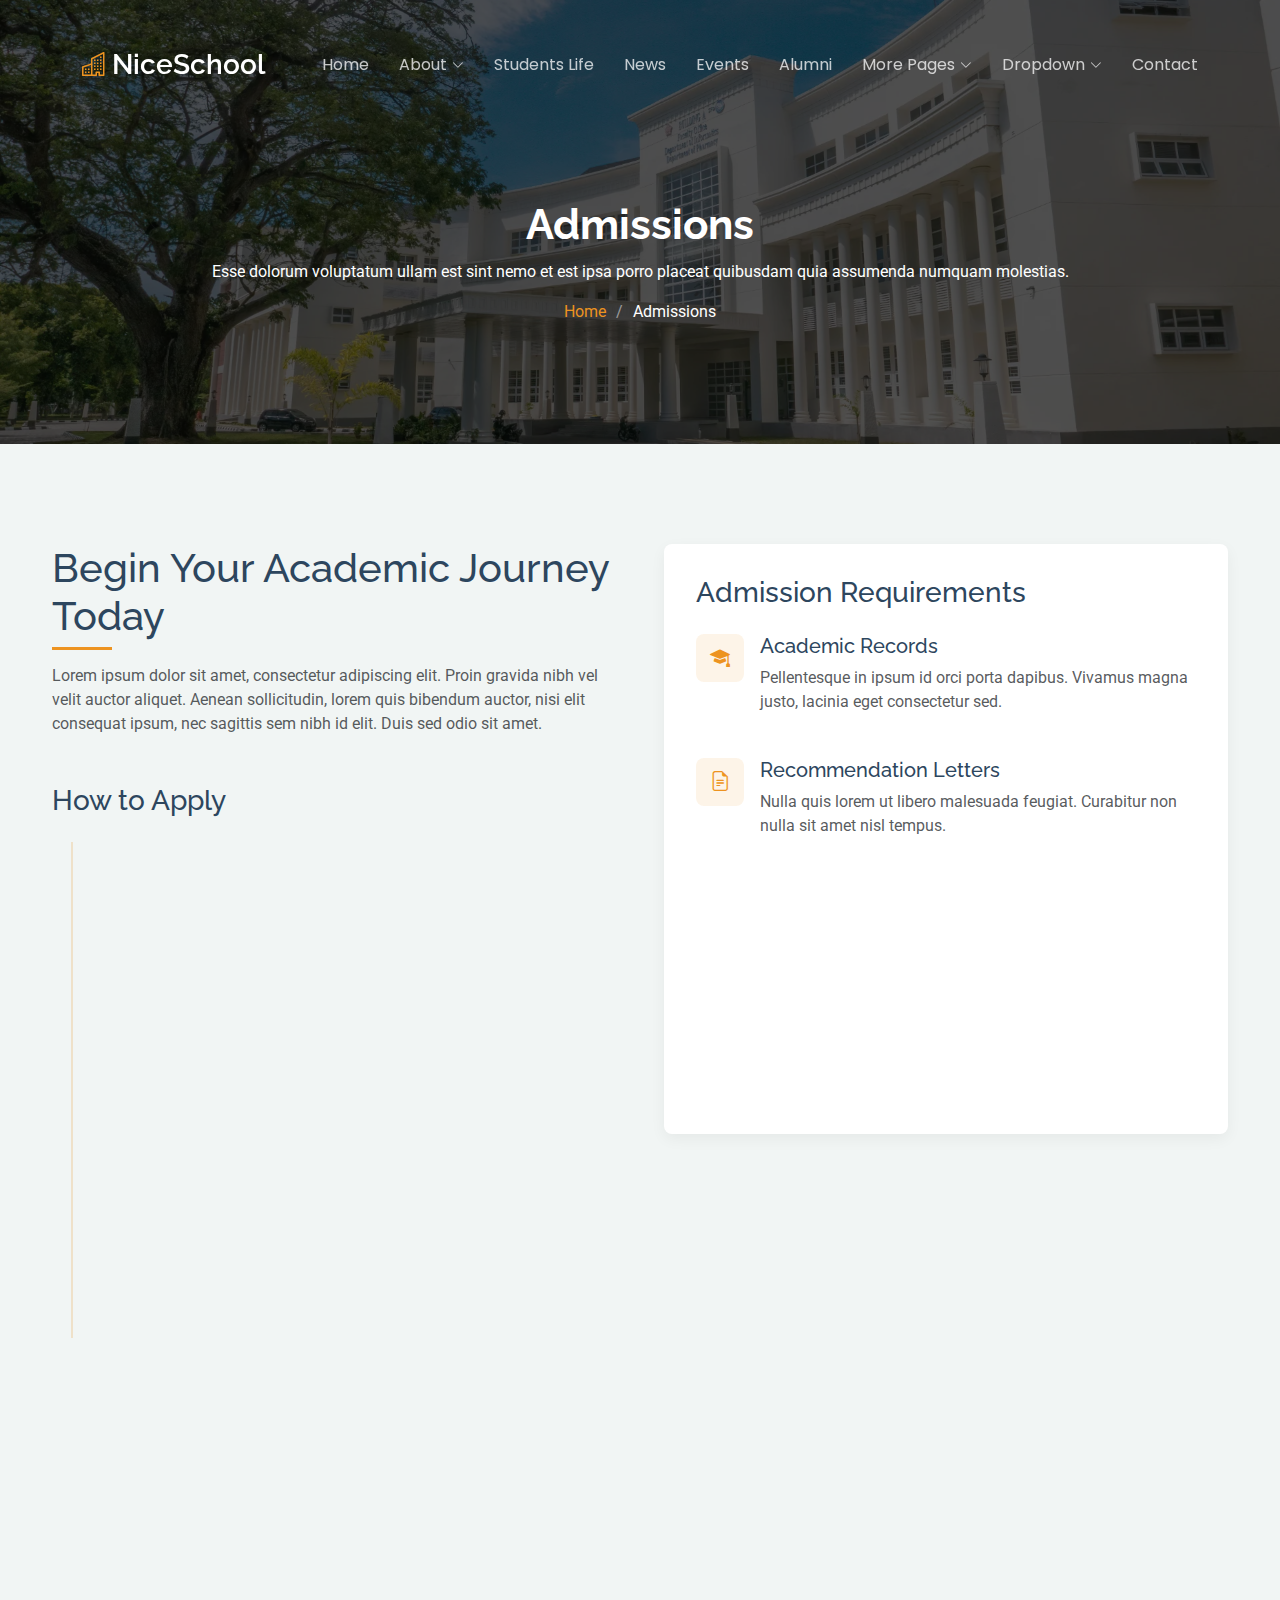
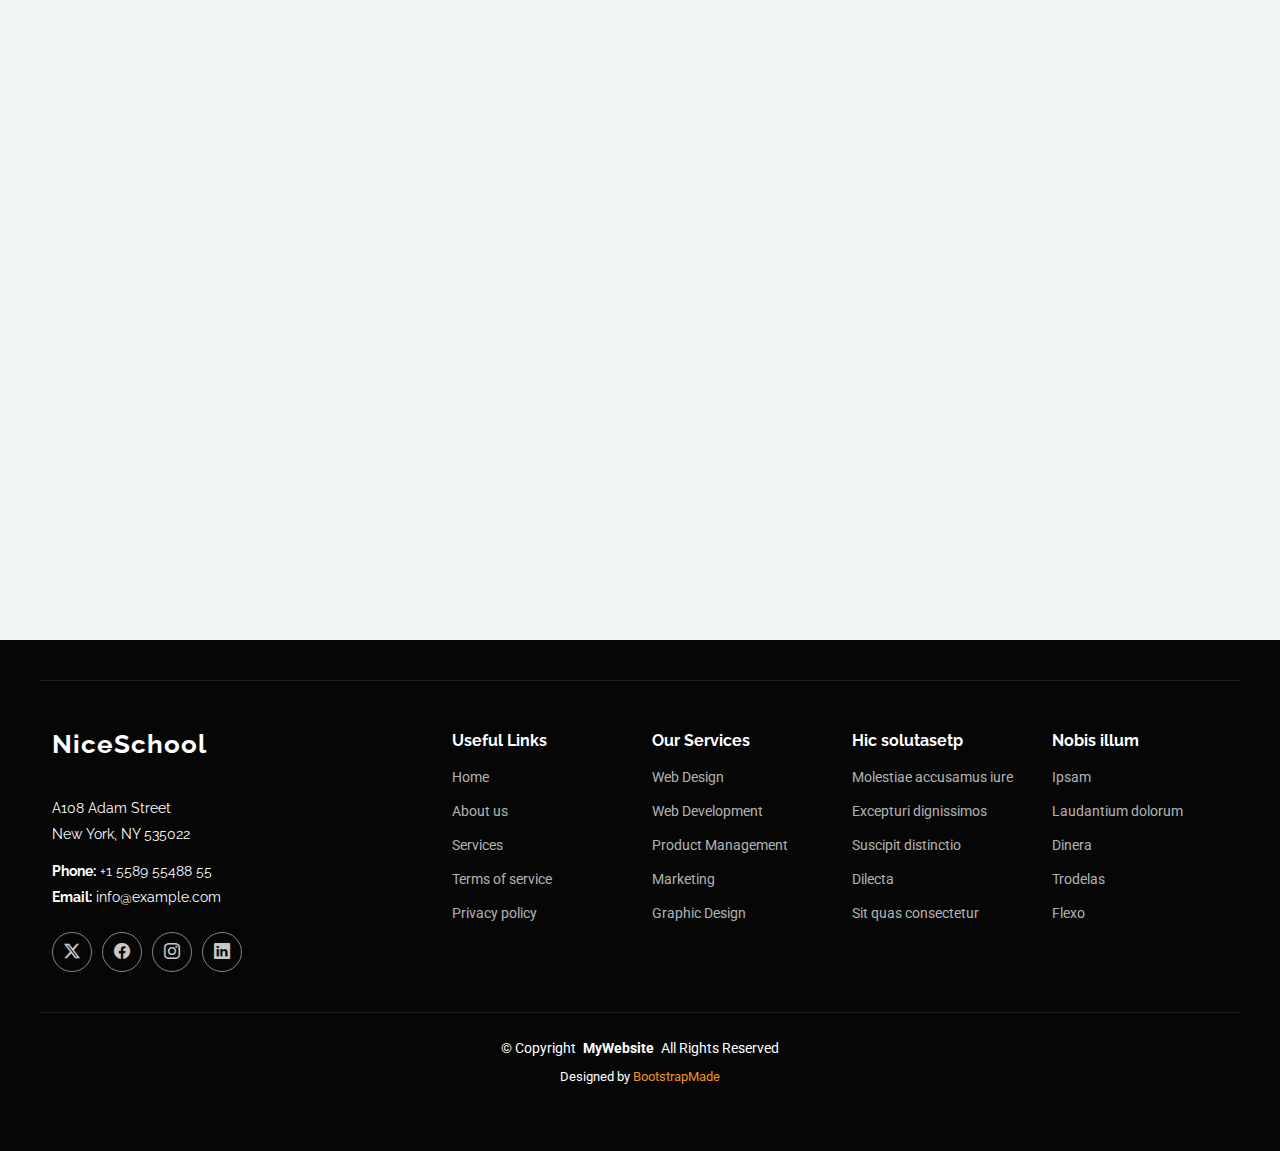
<file: admissions.html>
<!DOCTYPE html>
<html lang="en">

<head>
  <meta charset="utf-8">
  <meta content="width=device-width, initial-scale=1.0" name="viewport">
  <title>Admissions - NiceSchool Bootstrap Template</title>
  <meta name="description" content="">
  <meta name="keywords" content="">

  <!-- Favicons -->
  <link href="assets/img/favicon.png" rel="icon">
  <link href="assets/img/apple-touch-icon.png" rel="apple-touch-icon">

  <!-- Fonts -->
  <link href="https://fonts.googleapis.com" rel="preconnect">
  <link href="https://fonts.gstatic.com" rel="preconnect" crossorigin>
  <link href="https://fonts.googleapis.com/css2?family=Roboto:ital,wght@0,100;0,300;0,400;0,500;0,700;0,900;1,100;1,300;1,400;1,500;1,700;1,900&family=Poppins:ital,wght@0,100;0,200;0,300;0,400;0,500;0,600;0,700;0,800;0,900;1,100;1,200;1,300;1,400;1,500;1,600;1,700;1,800;1,900&family=Raleway:ital,wght@0,100;0,200;0,300;0,400;0,500;0,600;0,700;0,800;0,900;1,100;1,200;1,300;1,400;1,500;1,600;1,700;1,800;1,900&display=swap" rel="stylesheet">

  <!-- Vendor CSS Files -->
  <link href="assets/vendor/bootstrap/css/bootstrap.min.css" rel="stylesheet">
  <link href="assets/vendor/bootstrap-icons/bootstrap-icons.css" rel="stylesheet">
  <link href="assets/vendor/aos/aos.css" rel="stylesheet">
  <link href="assets/vendor/swiper/swiper-bundle.min.css" rel="stylesheet">
  <link href="assets/vendor/glightbox/css/glightbox.min.css" rel="stylesheet">

  <!-- Main CSS File -->
  <link href="assets/css/main.css" rel="stylesheet">

  <!-- =======================================================
  * Template Name: NiceSchool
  * Template URL: https://bootstrapmade.com/nice-school-bootstrap-education-template/
  * Updated: May 10 2025 with Bootstrap v5.3.6
  * Author: BootstrapMade.com
  * License: https://bootstrapmade.com/license/
  ======================================================== -->
</head>

<body class="admissions-page">

  <header id="header" class="header d-flex align-items-center fixed-top">
    <div class="container-fluid container-xl position-relative d-flex align-items-center justify-content-between">

      <a href="index.html" class="logo d-flex align-items-center">
        <!-- Uncomment the line below if you also wish to use an image logo -->
        <!-- <img src="assets/img/logo.webp" alt=""> -->
        <i class="bi bi-buildings"></i>
        <h1 class="sitename">NiceSchool</h1>
      </a>

      <nav id="navmenu" class="navmenu">
        <ul>
          <li><a href="index.html">Home</a></li>
          <li class="dropdown"><a href="about.html"><span>About</span> <i class="bi bi-chevron-down toggle-dropdown"></i></a>
            <ul>
              <li><a href="about.html">About Us</a></li>
              <li><a href="admissions.html" class="active">Admissions</a></li>
              <li><a href="academics.html">Academics</a></li>
              <li><a href="faculty-staff.html">Faculty &amp; Staff</a></li>
              <li><a href="campus-facilities.html">Campus &amp; Facilities</a></li>
            </ul>
          </li>

          <li><a href="students-life.html">Students Life</a></li>
          <li><a href="news.html">News</a></li>
          <li><a href="events.html">Events</a></li>
          <li><a href="alumni.html">Alumni</a></li>
          <li class="dropdown"><a href="#"><span>More Pages</span> <i class="bi bi-chevron-down toggle-dropdown"></i></a>
            <ul>
              <li><a href="news-details.html">News Details</a></li>
              <li><a href="event-details.html">Event Details</a></li>
              <li><a href="privacy.html">Privacy</a></li>
              <li><a href="terms-of-service.html">Terms of Service</a></li>
              <li><a href="404.html">Error 404</a></li>
              <li><a href="starter-page.html">Starter Page</a></li>
            </ul>
          </li>

          <li class="dropdown"><a href="#"><span>Dropdown</span> <i class="bi bi-chevron-down toggle-dropdown"></i></a>
            <ul>
              <li><a href="#">Dropdown 1</a></li>
              <li class="dropdown"><a href="#"><span>Deep Dropdown</span> <i class="bi bi-chevron-down toggle-dropdown"></i></a>
                <ul>
                  <li><a href="#">Deep Dropdown 1</a></li>
                  <li><a href="#">Deep Dropdown 2</a></li>
                  <li><a href="#">Deep Dropdown 3</a></li>
                  <li><a href="#">Deep Dropdown 4</a></li>
                  <li><a href="#">Deep Dropdown 5</a></li>
                </ul>
              </li>
              <li><a href="#">Dropdown 2</a></li>
              <li><a href="#">Dropdown 3</a></li>
              <li><a href="#">Dropdown 4</a></li>
            </ul>
          </li>
          <li><a href="contact.html">Contact</a></li>
        </ul>
        <i class="mobile-nav-toggle d-xl-none bi bi-list"></i>
      </nav>

    </div>
  </header>

  <main class="main">

    <!-- Page Title -->
    <div class="page-title dark-background" style="background-image: url(assets/img/education/showcase-1.webp);">
      <div class="container position-relative">
        <h1>Admissions</h1>
        <p>Esse dolorum voluptatum ullam est sint nemo et est ipsa porro placeat quibusdam quia assumenda numquam molestias.</p>
        <nav class="breadcrumbs">
          <ol>
            <li><a href="index.html">Home</a></li>
            <li class="current">Admissions</li>
          </ol>
        </nav>
      </div>
    </div><!-- End Page Title -->

    <!-- Admissions Section -->
    <section id="admissions" class="admissions section">
      <div class="container" data-aos="fade-up" data-aos-delay="100">
        <div class="row gy-5 g-lg-5">
          <div class="col-lg-6">
            <div class="admissions-info" data-aos="fade-up">
              <h2>Begin Your Academic Journey Today</h2>
              <p>Lorem ipsum dolor sit amet, consectetur adipiscing elit. Proin gravida nibh vel velit auctor aliquet. Aenean sollicitudin, lorem quis bibendum auctor, nisi elit consequat ipsum, nec sagittis sem nibh id elit. Duis sed odio sit amet.</p>

              <div class="admissions-steps mt-5">
                <h3>How to Apply</h3>
                <div class="steps-wrapper mt-4">
                  <div class="step-item" data-aos="fade-up" data-aos-delay="100">
                    <div class="step-number">1</div>
                    <div class="step-content">
                      <h4>Submit Application</h4>
                      <p>Mauris blandit aliquet elit, eget tincidunt nibh pulvinar a. Sed porttitor lectus nibh. Praesent sapien massa.</p>
                    </div>
                  </div>

                  <div class="step-item" data-aos="fade-up" data-aos-delay="200">
                    <div class="step-number">2</div>
                    <div class="step-content">
                      <h4>Send Documents</h4>
                      <p>Vestibulum ante ipsum primis in faucibus orci luctus et ultrices posuere cubilia Curae; Donec velit neque, auctor sit amet aliquam vel.</p>
                    </div>
                  </div>

                  <div class="step-item" data-aos="fade-up" data-aos-delay="300">
                    <div class="step-number">3</div>
                    <div class="step-content">
                      <h4>Interview Process</h4>
                      <p>Curabitur non nulla sit amet nisl tempus convallis quis ac lectus. Nulla porttitor accumsan tincidunt.</p>
                    </div>
                  </div>

                  <div class="step-item" data-aos="fade-up" data-aos-delay="400">
                    <div class="step-number">4</div>
                    <div class="step-content">
                      <h4>Receive Decision</h4>
                      <p>Vivamus suscipit tortor eget felis porttitor volutpat. Cras ultricies ligula sed magna dictum porta. Nulla quis lorem ut libero.</p>
                    </div>
                  </div>
                </div>
              </div>

              <div class="deadlines mt-5" data-aos="fade-up">
                <h3>Key Admission Deadlines</h3>
                <div class="deadline-grid mt-4">
                  <div class="deadline-item">
                    <h4>Fall Semester</h4>
                    <div class="date">March 15, 2023</div>
                  </div>
                  <div class="deadline-item">
                    <h4>Spring Semester</h4>
                    <div class="date">October 1, 2023</div>
                  </div>
                  <div class="deadline-item">
                    <h4>Summer Session</h4>
                    <div class="date">January 30, 2024</div>
                  </div>
                  <div class="deadline-item">
                    <h4>Early Decision</h4>
                    <div class="date">November 15, 2023</div>
                  </div>
                </div>
              </div>
            </div>
          </div>

          <div class="col-lg-6">
            <div class="admissions-requirements" data-aos="fade-up">
              <h3>Admission Requirements</h3>
              <div class="requirements-list mt-4">
                <div class="requirement-item" data-aos="fade-up" data-aos-delay="100">
                  <div class="icon-box">
                    <i class="bi bi-mortarboard-fill"></i>
                  </div>
                  <div>
                    <h4>Academic Records</h4>
                    <p>Pellentesque in ipsum id orci porta dapibus. Vivamus magna justo, lacinia eget consectetur sed.</p>
                  </div>
                </div>

                <div class="requirement-item" data-aos="fade-up" data-aos-delay="200">
                  <div class="icon-box">
                    <i class="bi bi-file-earmark-text"></i>
                  </div>
                  <div>
                    <h4>Recommendation Letters</h4>
                    <p>Nulla quis lorem ut libero malesuada feugiat. Curabitur non nulla sit amet nisl tempus.</p>
                  </div>
                </div>

                <div class="requirement-item" data-aos="fade-up" data-aos-delay="300">
                  <div class="icon-box">
                    <i class="bi bi-journal-richtext"></i>
                  </div>
                  <div>
                    <h4>Personal Statement</h4>
                    <p>Proin eget tortor risus. Vivamus suscipit tortor eget felis porttitor volutpat.</p>
                  </div>
                </div>

                <div class="requirement-item" data-aos="fade-up" data-aos-delay="400">
                  <div class="icon-box">
                    <i class="bi bi-graph-up"></i>
                  </div>
                  <div>
                    <h4>Standardized Tests</h4>
                    <p>Lorem ipsum dolor sit amet, consectetur adipiscing elit. Mauris blandit aliquet elit.</p>
                  </div>
                </div>
              </div>
            </div>

            <div class="request-info mt-5" data-aos="fade-up">
              <div class="card">
                <div class="card-body">
                  <h3 class="card-title">Request Information</h3>
                  <p>Lorem ipsum dolor sit amet, consectetur adipiscing elit. Proin gravida nibh vel velit auctor aliquet.</p>

                  <form class="php-email-form mt-4" action="forms/contact.php">
                    <div class="mb-3">
                      <input type="text" name="name" class="form-control" placeholder="Full Name" required="">
                    </div>
                    <div class="mb-3">
                      <input type="email" name="email" class="form-control" placeholder="Email Address" required="">
                    </div>
                    <div class="mb-3">
                      <input type="tel" name="phone" class="form-control" placeholder="Phone Number">
                    </div>
                    <div class="mb-3">
                      <select name="subject" class="form-select" required="">
                        <option value="" selected="" disabled="">Program of Interest</option>
                        <option value="Undergraduate">Undergraduate</option>
                        <option value="Graduate">Graduate</option>
                        <option value="Doctoral">Doctoral</option>
                        <option value="Certificate">Certificate</option>
                      </select>
                    </div>
                    <div class="mb-3">
                      <textarea name="message" class="form-control" rows="3" placeholder="Questions or Comments" required=""></textarea>
                    </div>
                    <div class="loading">Loading</div>
                    <div class="error-message"></div>
                    <div class="sent-message">Your request has been sent. Thank you!</div>
                    <div class="text-center">
                      <button type="submit" class="btn btn-primary">Submit Request</button>
                    </div>
                  </form>
                </div>
              </div>
            </div>
          </div>
        </div>

        <div class="cta-wrapper mt-5" data-aos="fade-up">
          <div class="row g-0">
            <div class="col-md-6">
              <div class="cta-item tour">
                <i class="bi bi-building"></i>
                <h3>Visit Our Campus</h3>
                <p>Nulla porttitor accumsan tincidunt. Vivamus suscipit tortor eget felis porttitor volutpat.</p>
                <a href="#" class="btn btn-secondary">Schedule a Tour</a>
              </div>
            </div>
            <div class="col-md-6">
              <div class="cta-item apply">
                <i class="bi bi-file-earmark-check"></i>
                <h3>Ready to Apply?</h3>
                <p>Mauris blandit aliquet elit, eget tincidunt nibh pulvinar a. Curabitur non nulla sit amet.</p>
                <a href="#" class="btn btn-primary">Start Application</a>
              </div>
            </div>
          </div>
        </div>
      </div>
    </section><!-- /Admissions Section -->

  </main>

  <footer id="footer" class="footer position-relative dark-background">

    <div class="container footer-top">
      <div class="row gy-4">
        <div class="col-lg-4 col-md-6 footer-about">
          <a href="index.html" class="logo d-flex align-items-center">
            <span class="sitename">NiceSchool</span>
          </a>
          <div class="footer-contact pt-3">
            <p>A108 Adam Street</p>
            <p>New York, NY 535022</p>
            <p class="mt-3"><strong>Phone:</strong> <span>+1 5589 55488 55</span></p>
            <p><strong>Email:</strong> <span>info@example.com</span></p>
          </div>
          <div class="social-links d-flex mt-4">
            <a href=""><i class="bi bi-twitter-x"></i></a>
            <a href=""><i class="bi bi-facebook"></i></a>
            <a href=""><i class="bi bi-instagram"></i></a>
            <a href=""><i class="bi bi-linkedin"></i></a>
          </div>
        </div>

        <div class="col-lg-2 col-md-3 footer-links">
          <h4>Useful Links</h4>
          <ul>
            <li><a href="#">Home</a></li>
            <li><a href="#">About us</a></li>
            <li><a href="#">Services</a></li>
            <li><a href="#">Terms of service</a></li>
            <li><a href="#">Privacy policy</a></li>
          </ul>
        </div>

        <div class="col-lg-2 col-md-3 footer-links">
          <h4>Our Services</h4>
          <ul>
            <li><a href="#">Web Design</a></li>
            <li><a href="#">Web Development</a></li>
            <li><a href="#">Product Management</a></li>
            <li><a href="#">Marketing</a></li>
            <li><a href="#">Graphic Design</a></li>
          </ul>
        </div>

        <div class="col-lg-2 col-md-3 footer-links">
          <h4>Hic solutasetp</h4>
          <ul>
            <li><a href="#">Molestiae accusamus iure</a></li>
            <li><a href="#">Excepturi dignissimos</a></li>
            <li><a href="#">Suscipit distinctio</a></li>
            <li><a href="#">Dilecta</a></li>
            <li><a href="#">Sit quas consectetur</a></li>
          </ul>
        </div>

        <div class="col-lg-2 col-md-3 footer-links">
          <h4>Nobis illum</h4>
          <ul>
            <li><a href="#">Ipsam</a></li>
            <li><a href="#">Laudantium dolorum</a></li>
            <li><a href="#">Dinera</a></li>
            <li><a href="#">Trodelas</a></li>
            <li><a href="#">Flexo</a></li>
          </ul>
        </div>

      </div>
    </div>

    <div class="container copyright text-center mt-4">
      <p>© <span>Copyright</span> <strong class="px-1 sitename">MyWebsite</strong> <span>All Rights Reserved</span></p>
      <div class="credits">
        <!-- All the links in the footer should remain intact. -->
        <!-- You can delete the links only if you've purchased the pro version. -->
        <!-- Licensing information: https://bootstrapmade.com/license/ -->
        <!-- Purchase the pro version with working PHP/AJAX contact form: [buy-url] -->
        Designed by <a href="https://bootstrapmade.com/">BootstrapMade</a>
      </div>
    </div>

  </footer>

  <!-- Scroll Top -->
  <a href="#" id="scroll-top" class="scroll-top d-flex align-items-center justify-content-center"><i class="bi bi-arrow-up-short"></i></a>

  <!-- Preloader -->
  <div id="preloader"></div>

  <!-- Vendor JS Files -->
  <script src="assets/vendor/bootstrap/js/bootstrap.bundle.min.js"></script>
  <script src="assets/vendor/php-email-form/validate.js"></script>
  <script src="assets/vendor/aos/aos.js"></script>
  <script src="assets/vendor/purecounter/purecounter_vanilla.js"></script>
  <script src="assets/vendor/imagesloaded/imagesloaded.pkgd.min.js"></script>
  <script src="assets/vendor/isotope-layout/isotope.pkgd.min.js"></script>
  <script src="assets/vendor/swiper/swiper-bundle.min.js"></script>
  <script src="assets/vendor/glightbox/js/glightbox.min.js"></script>

  <!-- Main JS File -->
  <script src="assets/js/main.js"></script>

</body>

</html>
</file>
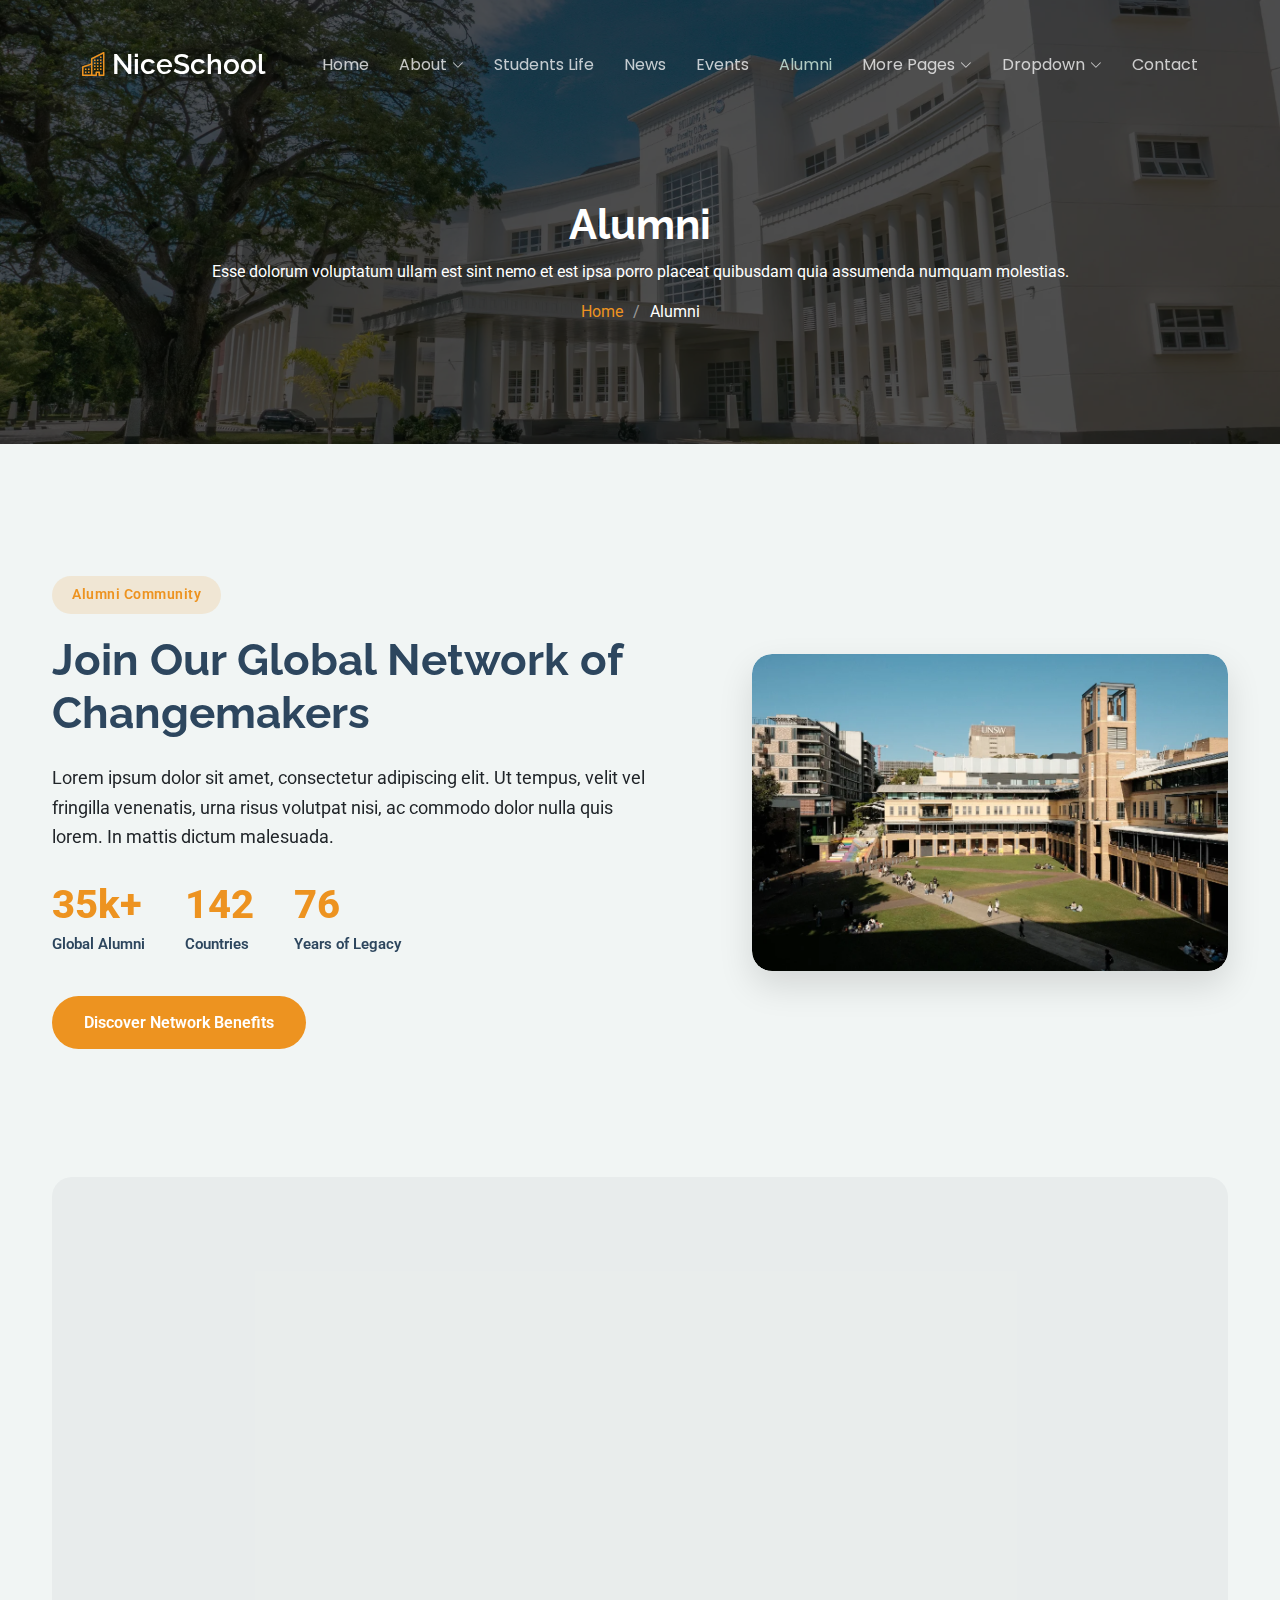
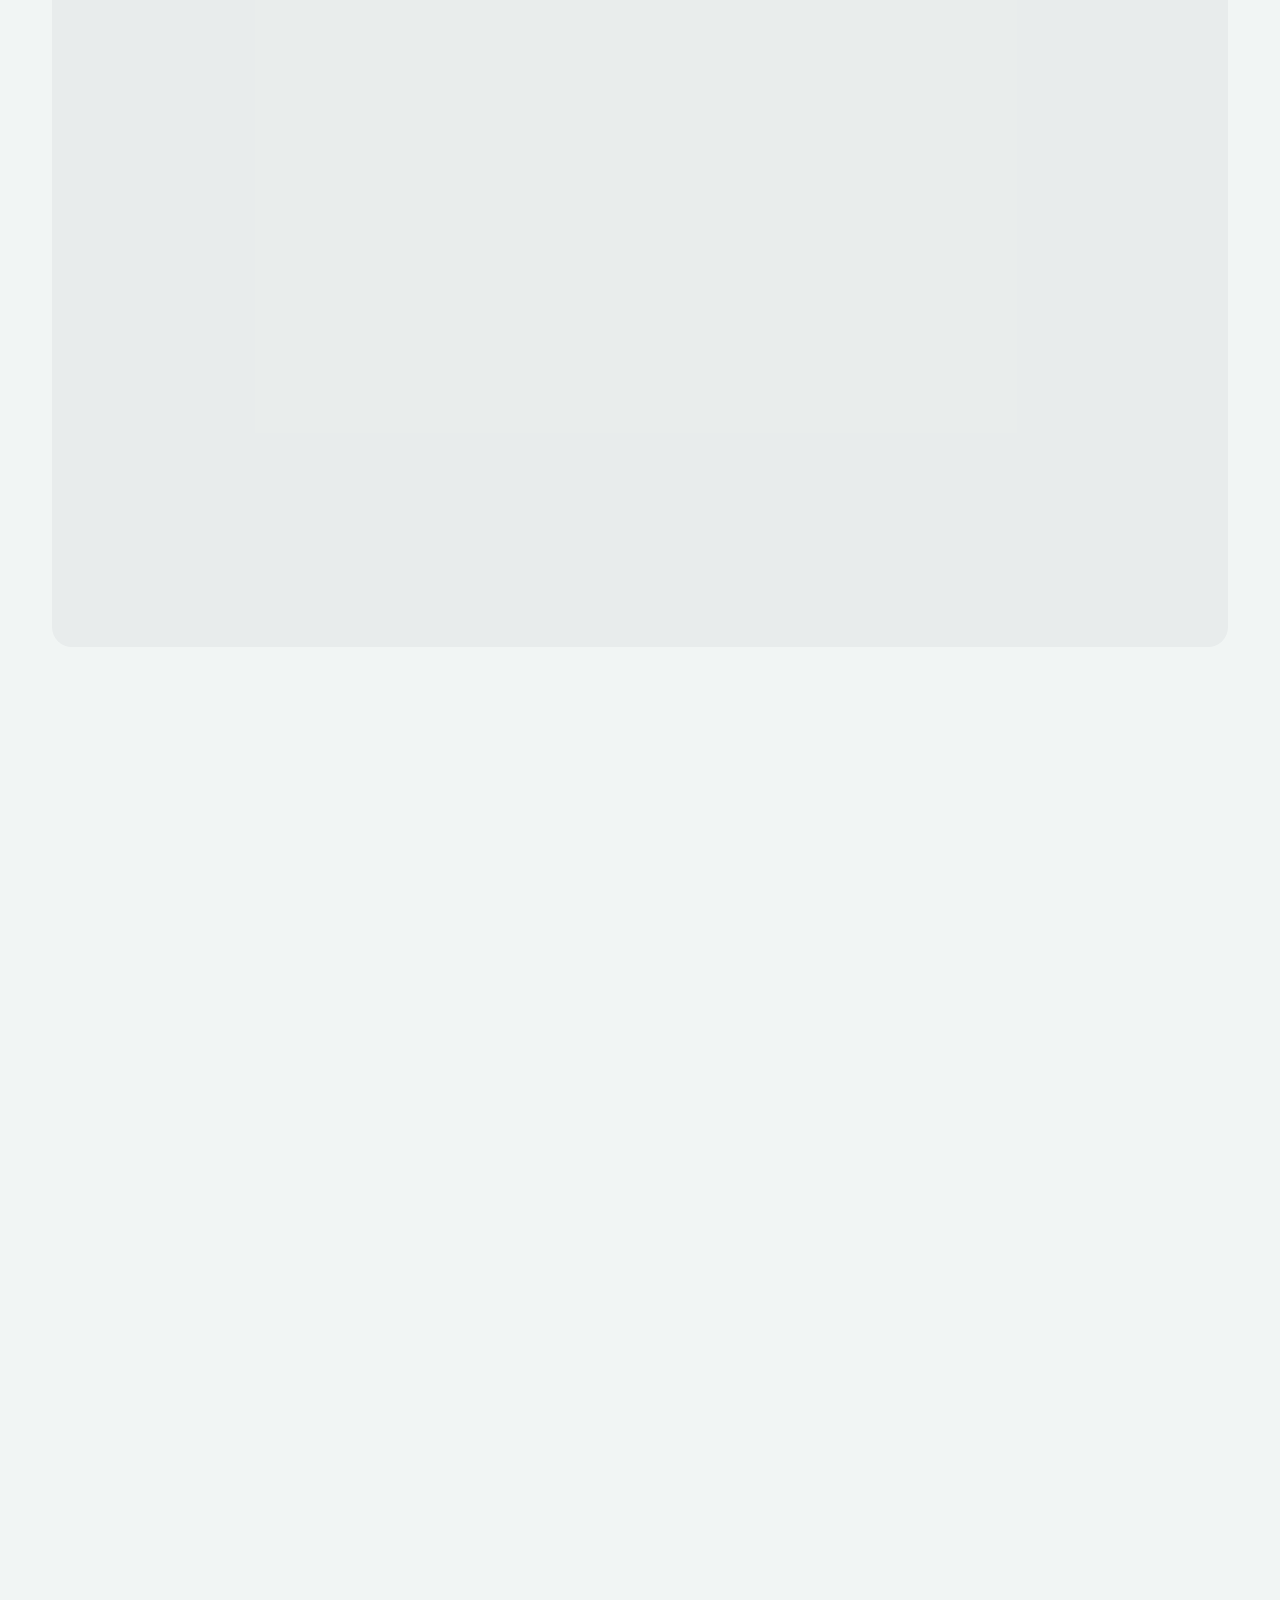
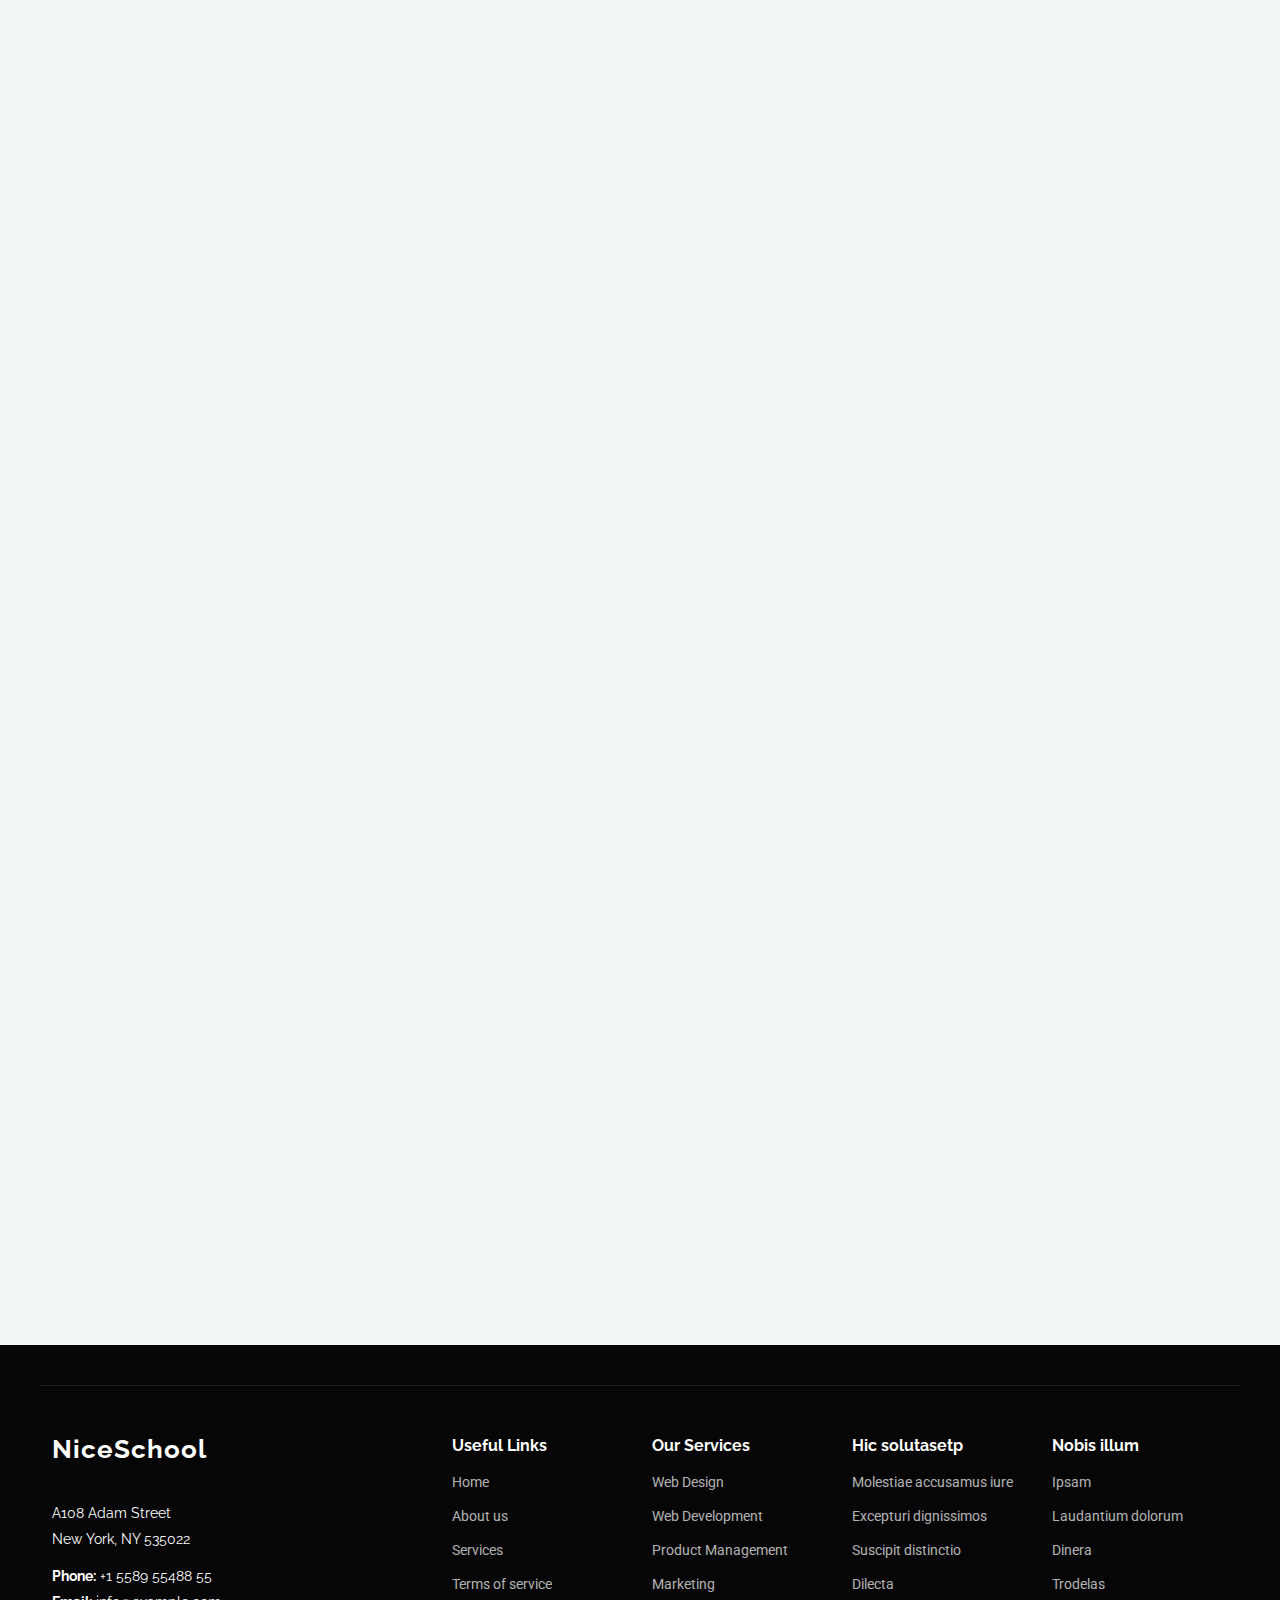
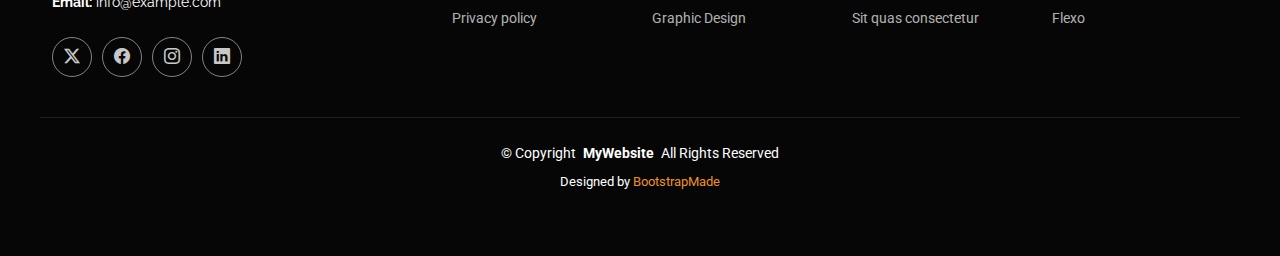
<file: alumni.html>
<!DOCTYPE html>
<html lang="en">

<head>
  <meta charset="utf-8">
  <meta content="width=device-width, initial-scale=1.0" name="viewport">
  <title>Alumni - NiceSchool Bootstrap Template</title>
  <meta name="description" content="">
  <meta name="keywords" content="">

  <!-- Favicons -->
  <link href="assets/img/favicon.png" rel="icon">
  <link href="assets/img/apple-touch-icon.png" rel="apple-touch-icon">

  <!-- Fonts -->
  <link href="https://fonts.googleapis.com" rel="preconnect">
  <link href="https://fonts.gstatic.com" rel="preconnect" crossorigin>
  <link href="https://fonts.googleapis.com/css2?family=Roboto:ital,wght@0,100;0,300;0,400;0,500;0,700;0,900;1,100;1,300;1,400;1,500;1,700;1,900&family=Poppins:ital,wght@0,100;0,200;0,300;0,400;0,500;0,600;0,700;0,800;0,900;1,100;1,200;1,300;1,400;1,500;1,600;1,700;1,800;1,900&family=Raleway:ital,wght@0,100;0,200;0,300;0,400;0,500;0,600;0,700;0,800;0,900;1,100;1,200;1,300;1,400;1,500;1,600;1,700;1,800;1,900&display=swap" rel="stylesheet">

  <!-- Vendor CSS Files -->
  <link href="assets/vendor/bootstrap/css/bootstrap.min.css" rel="stylesheet">
  <link href="assets/vendor/bootstrap-icons/bootstrap-icons.css" rel="stylesheet">
  <link href="assets/vendor/aos/aos.css" rel="stylesheet">
  <link href="assets/vendor/swiper/swiper-bundle.min.css" rel="stylesheet">
  <link href="assets/vendor/glightbox/css/glightbox.min.css" rel="stylesheet">

  <!-- Main CSS File -->
  <link href="assets/css/main.css" rel="stylesheet">

  <!-- =======================================================
  * Template Name: NiceSchool
  * Template URL: https://bootstrapmade.com/nice-school-bootstrap-education-template/
  * Updated: May 10 2025 with Bootstrap v5.3.6
  * Author: BootstrapMade.com
  * License: https://bootstrapmade.com/license/
  ======================================================== -->
</head>

<body class="alumni-page">

  <header id="header" class="header d-flex align-items-center fixed-top">
    <div class="container-fluid container-xl position-relative d-flex align-items-center justify-content-between">

      <a href="index.html" class="logo d-flex align-items-center">
        <!-- Uncomment the line below if you also wish to use an image logo -->
        <!-- <img src="assets/img/logo.webp" alt=""> -->
        <i class="bi bi-buildings"></i>
        <h1 class="sitename">NiceSchool</h1>
      </a>

      <nav id="navmenu" class="navmenu">
        <ul>
          <li><a href="index.html">Home</a></li>
          <li class="dropdown"><a href="about.html"><span>About</span> <i class="bi bi-chevron-down toggle-dropdown"></i></a>
            <ul>
              <li><a href="about.html">About Us</a></li>
              <li><a href="admissions.html">Admissions</a></li>
              <li><a href="academics.html">Academics</a></li>
              <li><a href="faculty-staff.html">Faculty &amp; Staff</a></li>
              <li><a href="campus-facilities.html">Campus &amp; Facilities</a></li>
            </ul>
          </li>

          <li><a href="students-life.html">Students Life</a></li>
          <li><a href="news.html">News</a></li>
          <li><a href="events.html">Events</a></li>
          <li><a href="alumni.html" class="active">Alumni</a></li>
          <li class="dropdown"><a href="#"><span>More Pages</span> <i class="bi bi-chevron-down toggle-dropdown"></i></a>
            <ul>
              <li><a href="news-details.html">News Details</a></li>
              <li><a href="event-details.html">Event Details</a></li>
              <li><a href="privacy.html">Privacy</a></li>
              <li><a href="terms-of-service.html">Terms of Service</a></li>
              <li><a href="404.html">Error 404</a></li>
              <li><a href="starter-page.html">Starter Page</a></li>
            </ul>
          </li>

          <li class="dropdown"><a href="#"><span>Dropdown</span> <i class="bi bi-chevron-down toggle-dropdown"></i></a>
            <ul>
              <li><a href="#">Dropdown 1</a></li>
              <li class="dropdown"><a href="#"><span>Deep Dropdown</span> <i class="bi bi-chevron-down toggle-dropdown"></i></a>
                <ul>
                  <li><a href="#">Deep Dropdown 1</a></li>
                  <li><a href="#">Deep Dropdown 2</a></li>
                  <li><a href="#">Deep Dropdown 3</a></li>
                  <li><a href="#">Deep Dropdown 4</a></li>
                  <li><a href="#">Deep Dropdown 5</a></li>
                </ul>
              </li>
              <li><a href="#">Dropdown 2</a></li>
              <li><a href="#">Dropdown 3</a></li>
              <li><a href="#">Dropdown 4</a></li>
            </ul>
          </li>
          <li><a href="contact.html">Contact</a></li>
        </ul>
        <i class="mobile-nav-toggle d-xl-none bi bi-list"></i>
      </nav>

    </div>
  </header>

  <main class="main">

    <!-- Page Title -->
    <div class="page-title dark-background" style="background-image: url(assets/img/education/showcase-1.webp);">
      <div class="container position-relative">
        <h1>Alumni</h1>
        <p>Esse dolorum voluptatum ullam est sint nemo et est ipsa porro placeat quibusdam quia assumenda numquam molestias.</p>
        <nav class="breadcrumbs">
          <ol>
            <li><a href="index.html">Home</a></li>
            <li class="current">Alumni</li>
          </ol>
        </nav>
      </div>
    </div><!-- End Page Title -->

    <!-- Alumni Section -->
    <section id="alumni" class="alumni section">

      <div class="container" data-aos="fade-up" data-aos-delay="100">

        <div class="alumni-hero">
          <div class="row align-items-center">
            <div class="col-lg-7" data-aos="fade-up" data-aos-delay="200">
              <div class="hero-content">
                <span class="alumni-badge">Alumni Community</span>
                <h2>Join Our Global Network of Changemakers</h2>
                <p>Lorem ipsum dolor sit amet, consectetur adipiscing elit. Ut tempus, velit vel fringilla venenatis, urna risus volutpat nisi, ac commodo dolor nulla quis lorem. In mattis dictum malesuada.</p>
                <div class="alumni-metrics">
                  <div class="metric">
                    <div class="counter">35k+</div>
                    <div class="label">Global Alumni</div>
                  </div>
                  <div class="metric">
                    <div class="counter">142</div>
                    <div class="label">Countries</div>
                  </div>
                  <div class="metric">
                    <div class="counter">76</div>
                    <div class="label">Years of Legacy</div>
                  </div>
                </div>
                <a href="#" class="btn btn-discover">Discover Network Benefits</a>
              </div>
            </div>
            <div class="col-lg-5" data-aos="zoom-in" data-aos-delay="300">
              <div class="hero-image-wrapper">
                <div class="hero-image">
                  <img src="assets/img/education/campus-5.webp" alt="Alumni Network" class="img-fluid">
                </div>
              </div>
            </div>
          </div>
        </div>

        <div class="notable-alumni">
          <div class="section-header text-center" data-aos="fade-up" data-aos-delay="200">
            <h3>Notable Alumni Spotlights</h3>
            <p>Extraordinary graduates making an impact in their fields</p>
          </div>

          <div class="row">
            <div class="col-lg-4 col-md-6" data-aos="fade-up" data-aos-delay="300">
              <div class="alumni-profile">
                <div class="profile-header">
                  <div class="profile-img">
                    <img src="assets/img/person/person-f-3.webp" alt="Alumni" class="img-fluid">
                  </div>
                  <div class="profile-year">2009</div>
                </div>
                <div class="profile-body">
                  <h4>Emma Richardson</h4>
                  <span class="profile-title">Climate Science Researcher</span>
                  <p>Lorem ipsum dolor sit amet, consectetur adipiscing elit. Maecenas convallis velit a enim tincidunt, sed tincidunt nulla feugiat. Cras efficitur magna in metus lacinia.</p>
                  <a href="#" class="btn-view-profile">View Profile <i class="bi bi-arrow-right"></i></a>
                </div>
                <div class="achievement-badge">
                  <i class="bi bi-award"></i>
                  <span>Environmental Leadership Award</span>
                </div>
              </div>
            </div>

            <div class="col-lg-4 col-md-6" data-aos="fade-up" data-aos-delay="400">
              <div class="alumni-profile">
                <div class="profile-header">
                  <div class="profile-img">
                    <img src="assets/img/person/person-m-7.webp" alt="Alumni" class="img-fluid">
                  </div>
                  <div class="profile-year">2013</div>
                </div>
                <div class="profile-body">
                  <h4>Dr. Marcus Johnson</h4>
                  <span class="profile-title">Neurosurgeon &amp; Medical Innovator</span>
                  <p>Lorem ipsum dolor sit amet, consectetur adipiscing elit. Maecenas convallis velit a enim tincidunt, sed tincidunt nulla feugiat. Cras efficitur magna in metus.</p>
                  <a href="#" class="btn-view-profile">View Profile <i class="bi bi-arrow-right"></i></a>
                </div>
                <div class="achievement-badge">
                  <i class="bi bi-stars"></i>
                  <span>Medical Innovation Excellence</span>
                </div>
              </div>
            </div>

            <div class="col-lg-4 col-md-6" data-aos="fade-up" data-aos-delay="500">
              <div class="alumni-profile">
                <div class="profile-header">
                  <div class="profile-img">
                    <img src="assets/img/person/person-f-9.webp" alt="Alumni" class="img-fluid">
                  </div>
                  <div class="profile-year">2015</div>
                </div>
                <div class="profile-body">
                  <h4>Sophia Lin</h4>
                  <span class="profile-title">Tech Entrepreneur &amp; VC Partner</span>
                  <p>Lorem ipsum dolor sit amet, consectetur adipiscing elit. Maecenas convallis velit a enim tincidunt, sed tincidunt nulla feugiat. Cras efficitur magna in metus.</p>
                  <a href="#" class="btn-view-profile">View Profile <i class="bi bi-arrow-right"></i></a>
                </div>
                <div class="achievement-badge">
                  <i class="bi bi-lightning"></i>
                  <span>Tech Visionary of the Year</span>
                </div>
              </div>
            </div>
          </div>

          <div class="text-center mt-5" data-aos="fade-up" data-aos-delay="600">
            <a href="#" class="btn-explore">Explore More Alumni Stories</a>
          </div>
        </div>

        <div class="alumni-engagement">
          <div class="section-header text-center" data-aos="fade-up" data-aos-delay="200">
            <h3>How to Stay Connected</h3>
            <p>Ways to engage with the community and make a difference</p>
          </div>

          <div class="engagement-cards">
            <div class="row">
              <div class="col-lg-3 col-md-6" data-aos="fade-up" data-aos-delay="300">
                <div class="engagement-card">
                  <div class="card-icon">
                    <i class="bi bi-people-fill"></i>
                  </div>
                  <h4>Mentorship Program</h4>
                  <p>Lorem ipsum dolor sit amet, consectetur adipiscing elit. Nulla quis lorem ut libero malesuada.</p>
                  <a href="#" class="card-link">Become a Mentor</a>
                </div>
              </div>

              <div class="col-lg-3 col-md-6" data-aos="fade-up" data-aos-delay="400">
                <div class="engagement-card">
                  <div class="card-icon">
                    <i class="bi bi-calendar-event"></i>
                  </div>
                  <h4>Alumni Events</h4>
                  <p>Lorem ipsum dolor sit amet, consectetur adipiscing elit. Nulla quis lorem ut libero malesuada.</p>
                  <a href="#" class="card-link">Upcoming Events</a>
                </div>
              </div>

              <div class="col-lg-3 col-md-6" data-aos="fade-up" data-aos-delay="500">
                <div class="engagement-card">
                  <div class="card-icon">
                    <i class="bi bi-gift"></i>
                  </div>
                  <h4>Give Back</h4>
                  <p>Lorem ipsum dolor sit amet, consectetur adipiscing elit. Nulla quis lorem ut libero malesuada.</p>
                  <a href="#" class="card-link">Support Our Mission</a>
                </div>
              </div>

              <div class="col-lg-3 col-md-6" data-aos="fade-up" data-aos-delay="600">
                <div class="engagement-card">
                  <div class="card-icon">
                    <i class="bi bi-briefcase"></i>
                  </div>
                  <h4>Career Network</h4>
                  <p>Lorem ipsum dolor sit amet, consectetur adipiscing elit. Nulla quis lorem ut libero malesuada.</p>
                  <a href="#" class="card-link">Join Network</a>
                </div>
              </div>
            </div>
          </div>
        </div>

        <div class="upcoming-events">
          <div class="section-header text-center" data-aos="fade-up" data-aos-delay="200">
            <h3>Upcoming Alumni Events</h3>
            <p>Connect with fellow graduates at these exclusive gatherings</p>
          </div>

          <div class="events-wrapper" data-aos="fade-up" data-aos-delay="300">
            <div class="event">
              <div class="date-badge">
                <span class="month">JUN</span>
                <span class="day">18</span>
              </div>
              <div class="event-info">
                <h4>Global Alumni Leadership Summit</h4>
                <div class="event-meta">
                  <span><i class="bi bi-pin-map"></i> Grand Hall, Main Campus</span>
                  <span><i class="bi bi-clock"></i> 10:00 AM - 4:00 PM</span>
                </div>
                <p>Lorem ipsum dolor sit amet, consectetur adipiscing elit. Maecenas varius tortor nibh, sit amet tempor nibh finibus et. Aenean eu enim justo.</p>
              </div>
              <div class="event-action">
                <a href="#" class="btn-register">Register</a>
              </div>
            </div>

            <div class="event">
              <div class="date-badge">
                <span class="month">JUL</span>
                <span class="day">25</span>
              </div>
              <div class="event-info">
                <h4>Networking Mixer &amp; Career Fair</h4>
                <div class="event-meta">
                  <span><i class="bi bi-pin-map"></i> Metropolitan Hotel Conference Center</span>
                  <span><i class="bi bi-clock"></i> 6:30 PM - 9:00 PM</span>
                </div>
                <p>Lorem ipsum dolor sit amet, consectetur adipiscing elit. Maecenas varius tortor nibh, sit amet tempor nibh finibus et. Aenean eu enim justo.</p>
              </div>
              <div class="event-action">
                <a href="#" class="btn-register">Register</a>
              </div>
            </div>

            <div class="event">
              <div class="date-badge">
                <span class="month">SEP</span>
                <span class="day">09</span>
              </div>
              <div class="event-info">
                <h4>Homecoming Weekend 2023</h4>
                <div class="event-meta">
                  <span><i class="bi bi-pin-map"></i> University Campus</span>
                  <span><i class="bi bi-clock"></i> All Weekend</span>
                </div>
                <p>Lorem ipsum dolor sit amet, consectetur adipiscing elit. Maecenas varius tortor nibh, sit amet tempor nibh finibus et. Aenean eu enim justo.</p>
              </div>
              <div class="event-action">
                <a href="#" class="btn-register">Register</a>
              </div>
            </div>
          </div>

          <div class="text-center mt-4" data-aos="fade-up" data-aos-delay="400">
            <a href="#" class="calendar-link">View Full Events Calendar <i class="bi bi-arrow-right-circle"></i></a>
          </div>
        </div>

        <div class="impact-banner" data-aos="fade-up" data-aos-delay="200">
          <div class="row align-items-center">
            <div class="col-lg-7">
              <div class="impact-content">
                <h3>Make a Lasting Impact</h3>
                <p>Lorem ipsum dolor sit amet, consectetur adipiscing elit. Ut tempus, velit vel fringilla venenatis, urna risus volutpat nisi, ac commodo dolor nulla quis lorem. In mattis dictum malesuada. Vestibulum non mi eu justo rutrum tempus.</p>
                <div class="impact-buttons">
                  <a href="#" class="btn-donate">Donate Now</a>
                  <a href="#" class="btn-learn-more">Learn About Impact <i class="bi bi-arrow-right"></i></a>
                </div>
              </div>
            </div>
            <div class="col-lg-5">
              <div class="impact-image">
                <img src="assets/img/education/education-8.webp" alt="Student scholarship recipients" class="img-fluid">
                <div class="impact-stat">
                  <span class="stat-number">$2.4M</span>
                  <span class="stat-text">in scholarships funded by alumni last year</span>
                </div>
              </div>
            </div>
          </div>
        </div>

      </div>

    </section><!-- /Alumni Section -->

  </main>

  <footer id="footer" class="footer position-relative dark-background">

    <div class="container footer-top">
      <div class="row gy-4">
        <div class="col-lg-4 col-md-6 footer-about">
          <a href="index.html" class="logo d-flex align-items-center">
            <span class="sitename">NiceSchool</span>
          </a>
          <div class="footer-contact pt-3">
            <p>A108 Adam Street</p>
            <p>New York, NY 535022</p>
            <p class="mt-3"><strong>Phone:</strong> <span>+1 5589 55488 55</span></p>
            <p><strong>Email:</strong> <span>info@example.com</span></p>
          </div>
          <div class="social-links d-flex mt-4">
            <a href=""><i class="bi bi-twitter-x"></i></a>
            <a href=""><i class="bi bi-facebook"></i></a>
            <a href=""><i class="bi bi-instagram"></i></a>
            <a href=""><i class="bi bi-linkedin"></i></a>
          </div>
        </div>

        <div class="col-lg-2 col-md-3 footer-links">
          <h4>Useful Links</h4>
          <ul>
            <li><a href="#">Home</a></li>
            <li><a href="#">About us</a></li>
            <li><a href="#">Services</a></li>
            <li><a href="#">Terms of service</a></li>
            <li><a href="#">Privacy policy</a></li>
          </ul>
        </div>

        <div class="col-lg-2 col-md-3 footer-links">
          <h4>Our Services</h4>
          <ul>
            <li><a href="#">Web Design</a></li>
            <li><a href="#">Web Development</a></li>
            <li><a href="#">Product Management</a></li>
            <li><a href="#">Marketing</a></li>
            <li><a href="#">Graphic Design</a></li>
          </ul>
        </div>

        <div class="col-lg-2 col-md-3 footer-links">
          <h4>Hic solutasetp</h4>
          <ul>
            <li><a href="#">Molestiae accusamus iure</a></li>
            <li><a href="#">Excepturi dignissimos</a></li>
            <li><a href="#">Suscipit distinctio</a></li>
            <li><a href="#">Dilecta</a></li>
            <li><a href="#">Sit quas consectetur</a></li>
          </ul>
        </div>

        <div class="col-lg-2 col-md-3 footer-links">
          <h4>Nobis illum</h4>
          <ul>
            <li><a href="#">Ipsam</a></li>
            <li><a href="#">Laudantium dolorum</a></li>
            <li><a href="#">Dinera</a></li>
            <li><a href="#">Trodelas</a></li>
            <li><a href="#">Flexo</a></li>
          </ul>
        </div>

      </div>
    </div>

    <div class="container copyright text-center mt-4">
      <p>© <span>Copyright</span> <strong class="px-1 sitename">MyWebsite</strong> <span>All Rights Reserved</span></p>
      <div class="credits">
        <!-- All the links in the footer should remain intact. -->
        <!-- You can delete the links only if you've purchased the pro version. -->
        <!-- Licensing information: https://bootstrapmade.com/license/ -->
        <!-- Purchase the pro version with working PHP/AJAX contact form: [buy-url] -->
        Designed by <a href="https://bootstrapmade.com/">BootstrapMade</a>
      </div>
    </div>

  </footer>

  <!-- Scroll Top -->
  <a href="#" id="scroll-top" class="scroll-top d-flex align-items-center justify-content-center"><i class="bi bi-arrow-up-short"></i></a>

  <!-- Preloader -->
  <div id="preloader"></div>

  <!-- Vendor JS Files -->
  <script src="assets/vendor/bootstrap/js/bootstrap.bundle.min.js"></script>
  <script src="assets/vendor/php-email-form/validate.js"></script>
  <script src="assets/vendor/aos/aos.js"></script>
  <script src="assets/vendor/purecounter/purecounter_vanilla.js"></script>
  <script src="assets/vendor/imagesloaded/imagesloaded.pkgd.min.js"></script>
  <script src="assets/vendor/isotope-layout/isotope.pkgd.min.js"></script>
  <script src="assets/vendor/swiper/swiper-bundle.min.js"></script>
  <script src="assets/vendor/glightbox/js/glightbox.min.js"></script>

  <!-- Main JS File -->
  <script src="assets/js/main.js"></script>

</body>

</html>
</file>
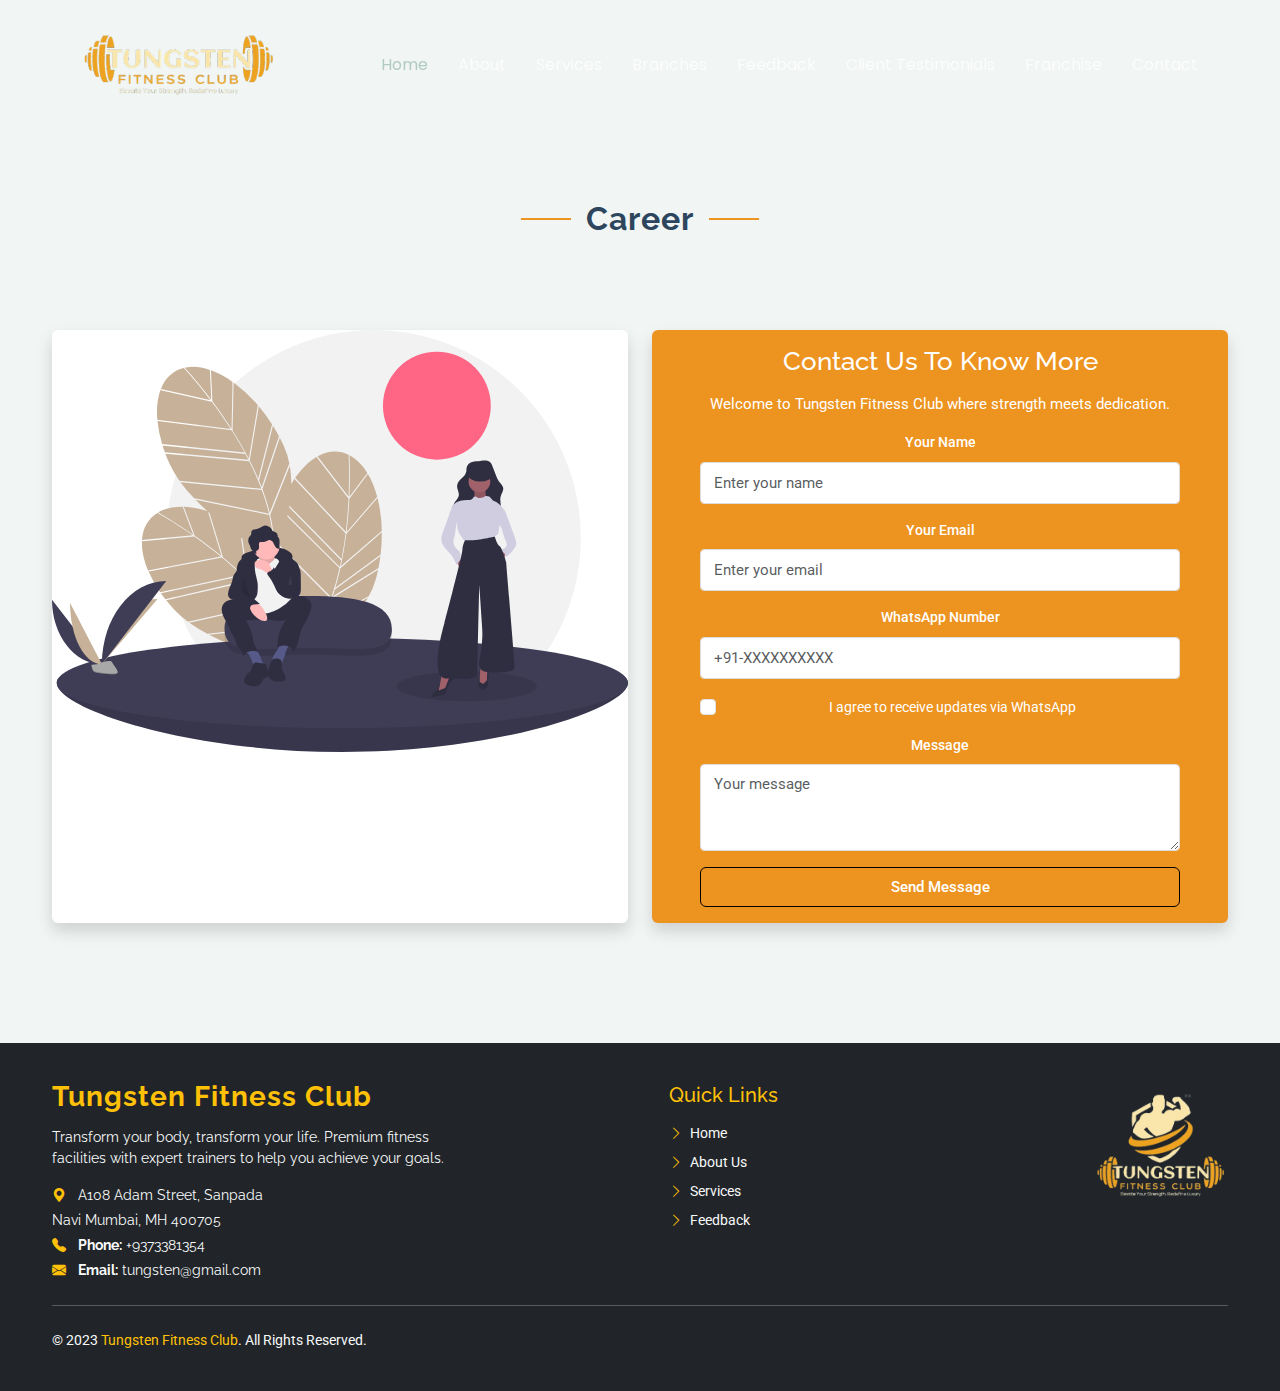
<file: career.html>
<!DOCTYPE html>
<html lang="en">

<head>
    <meta charset="utf-8">
    <meta content="width=device-width, initial-scale=1.0" name="viewport">
    <title>Events - NiceSchool Bootstrap Template</title>
    <meta name="description" content="">
    <meta name="keywords" content="">

    <!-- Favicons -->
    <link href="assets/img/favicon.png" rel="icon">
    <link href="assets/img/apple-touch-icon.png" rel="apple-touch-icon">

    <!-- Fonts -->
    <link href="https://fonts.googleapis.com/css2?family=Pacifico&display=swap" rel="stylesheet">

    <link href="https://fonts.googleapis.com" rel="preconnect">
    <link href="https://fonts.googleapis.com/css2?family=Dancing+Script&display=swap" rel="stylesheet">
    <link href="https://fonts.gstatic.com" rel="preconnect" crossorigin>
    <link
        href="https://fonts.googleapis.com/css2?family=Roboto:ital,wght@0,100;0,300;0,400;0,500;0,700;0,900;1,100;1,300;1,400;1,500;1,700;1,900&family=Poppins:ital,wght@0,100;0,200;0,300;0,400;0,500;0,600;0,700;0,800;0,900;1,100;1,200;1,300;1,400;1,500;1,600;1,700;1,800;1,900&family=Raleway:ital,wght@0,100;0,200;0,300;0,400;0,500;0,600;0,700;0,800;0,900;1,100;1,200;1,300;1,400;1,500;1,600;1,700;1,800;1,900&display=swap"
        rel="stylesheet">
    <link rel="stylesheet" href="https://cdnjs.cloudflare.com/ajax/libs/font-awesome/6.4.0/css/all.min.css">

    <!-- Vendor CSS Files -->
    <link href="assets/vendor/bootstrap/css/bootstrap.min.css" rel="stylesheet">
    <link href="assets/vendor/bootstrap-icons/bootstrap-icons.css" rel="stylesheet">
    <link href="assets/vendor/aos/aos.css" rel="stylesheet">
    <link href="assets/vendor/swiper/swiper-bundle.min.css" rel="stylesheet">
    <link href="assets/vendor/glightbox/css/glightbox.min.css" rel="stylesheet">


    <!-- Main CSS File -->
    <link href="assets/css/main.css" rel="stylesheet">


    <!-- =======================================================
  * Template Name: NiceSchool
  * Template URL: https://bootstrapmade.com/nice-school-bootstrap-education-template/
  * Updated: May 10 2025 with Bootstrap v5.3.6
  * Author: BootstrapMade.com
  * License: https://bootstrapmade.com/license/
  ======================================================== -->
</head>

<body class="events-page">

    <header id="header" class="header d-flex align-items-center fixed-top">
        <div class="container-fluid container-xl position-relative d-flex align-items-center justify-content-between">

            <a href="index.html" class="logo d-flex align-items-center">
                <!-- Uncomment the line below if you also wish to use an image logo -->
                <!-- <img src="assets/img/logo.webp" alt=""> -->
                <!-- <i class="bi bi-buildings"></i> -->
                <img src="assets/img/Tungstun_Fitness_Club_Logo-2-removebg-preview.png" alt="">
                <!-- <h1 class="sitename">NiceSchool</h1> -->
            </a>

            <nav id="navmenu" class="navmenu">
                <ul>
                    <li><a href="index.html" class="active">Home</a></li>
                    <li><a href="index.html#about">About</a></li>
                    <li><a href="index.html#Service">Services</a></li>
                    <li><a href="index.html#branch">Branches</a></li>
                    <li><a href="index.html#feedback">Feedback</a></li>
                    <li><a href="index.html#testimonialsclient">Client Testimonials</a></li>
                    <li><a href="franchise-opportunities.html">Franchise</a></li>
                    <li><a href="index.html#contactform">Contact</a></li>
                </ul>
                <i class="mobile-nav-toggle d-xl-none bi bi-list"></i>
            </nav>

        </div>
    </header>

    <main class="main">

        <!-- Page Title -->
        <!-- <div class="page-title dark-background" style="background-image: url(assets/img/education/showcase-1.webp);"> -->
        <div class="page-title " style="background-color: #f1f5f4;">
            <div class="container position-relative">

                <!-- Franchise Opportunities Title -->
                <div class="row">
                    <div class="col-12 text-center section-title mb-4" data-aos="fade-up">
                        <h2>Career</h2>
                    </div>
                </div>

                <!-- Image + Contact Section -->
                <div class="row align-items-stretch">

                    <!-- Image -->
                    <div class="col-12 col-md-6 order-2 order-md-1 mb-4 mb-md-0 d-flex">
                        <div class="card w-100 h-100 shadow rounded">
                            <img src="assets/img/undraw_team_work_k80m (1).svg" alt="Franchise"
                                class="card-img-top h-auto w-auto rounded" style="object-fit: cover;">
                        </div>
                    </div>

                    <!-- Contact Form -->
                    <div class="col-12 col-md-6 order-4 order-md-2 d-flex ">
                        <div class="card w-100 h-100 shadow rounded " style="background-color: #ed9320;">
                            <div class="card-body d-flex flex-column justify-content-center align-items-center">

                                <!-- Title inside form -->
                                <h2 class="text-center mb-3" style="color: white; font-size: 1.6rem;">
                                    Contact Us To Know More
                                </h2>
                                <p class="mb-3 text-white text-center" style="font-size: 0.95rem;">
                                    Welcome to Tungsten Fitness Club where strength meets dedication.
                                </p>

                                <form id="contactForm" action="https://api.web3forms.com/submit" method="POST"
                                    class="w-100" style="max-width: 480px;" onsubmit="return saveForm(event)">
                                    <input type="hidden" name="access_key"
                                        value="7287b7ba-cfb9-4332-8d51-5754b68a67c2" />
                                    <input type="hidden" name="page_name" value="Lead Career" />
                                    <div class="mb-3">
                                        <label for="name" class="form-label text-white" style="font-size: 0.9rem;">Your
                                            Name</label>
                                        <input type="text" class="form-control py-2" id="name" name="name"
                                            placeholder="Enter your name" required
                                            style="height: 42px; font-size: 0.95rem;" />
                                    </div>

                                    <div class="mb-3">
                                        <label for="email" class="form-label text-white" style="font-size: 0.9rem;">Your
                                            Email</label>
                                        <input type="email" class="form-control py-2" id="email" name="email"
                                            placeholder="Enter your email" required
                                            style="height: 42px; font-size: 0.95rem;" />
                                    </div>

                                    <div class="mb-3">
                                        <label for="whatsapp" class="form-label text-white"
                                            style="font-size: 0.9rem;">WhatsApp Number</label>
                                        <input type="tel" class="form-control py-2" id="whatsapp" name="whatsapp"
                                            placeholder="+91-XXXXXXXXXX" required
                                            style="height: 42px; font-size: 0.95rem;" />
                                    </div>

                                    <div class="form-check mb-3">
                                        <input class="form-check-input" type="checkbox" value="Yes"
                                            name="whatsapp_consent" id="whatsappConsent" required />
                                        <label class="form-check-label text-white" for="whatsappConsent"
                                            style="font-size: 0.9rem;">
                                            I agree to receive updates via WhatsApp
                                        </label>
                                    </div>
                                    <div class="mb-3">
                                        <label for="message" class="form-label text-white"
                                            style="font-size: 0.9rem;">Message</label>
                                        <textarea class="form-control py-2" id="message" name="message" rows="3"
                                            placeholder="Your message" required style="font-size: 0.95rem;"></textarea>
                                    </div>

                                    <button type="submit" class="btn py-2 px-3 w-100"
                                        style="background-color: #ed9320; border-color: black; color: white; font-size: 0.95rem; font-weight: 500;">
                                        Send Message
                                    </button>

                                    <div id="successMessage" class="alert alert-success mt-3 d-none text-center"
                                        style="font-size: 0.9rem;">
                                        ✅ Your message has been sent successfully!
                                    </div>
                                </form>
                            </div>
                        </div>
                    </div>

                </div>
            </div>
        </div>




        <!-- End Page Title -->


    </main>

    <footer id="footer" class="footer position-relative bg-dark text-light pb-3">
        <div class="container">
            <div
                class="d-flex flex-column flex-md-row justify-content-between align-items-center align-items-md-start text-center text-md-start">

                <!-- Company Info -->
                <div class="col-lg-4 col-md-4 mb-4 mb-md-0">
                    <div class="footer-about">
                        <a href="index.html"
                            class="logo d-flex align-items-center justify-content-center justify-content-md-start text-decoration-none mb-3">
                            <span class="sitename fs-3 fw-bold text-warning">Tungsten Fitness Club</span>
                        </a>
                        <p class="mb-3">Transform your body, transform your life. Premium fitness facilities with expert
                            trainers to
                            help you achieve your goals.</p>
                        <div class="footer-contact">
                            <p class="mb-1"><i class="bi bi-geo-alt-fill text-warning me-2"></i> A108 Adam Street,
                                Sanpada</p>
                            <p class="mb-1">Navi Mumbai, MH 400705</p>
                            <p class="mb-1"><i class="bi bi-telephone-fill text-warning me-2"></i>
                                <strong>Phone:</strong> +9373381354
                            </p>
                            <p class="mb-0"><i class="bi bi-envelope-fill text-warning me-2"></i>
                                <strong>Email:</strong>
                                tungsten@gmail.com
                            </p>
                        </div>
                    </div>
                </div>

                <!-- Quick Links -->
                <div class="col-lg-2 col-md-4 mb-4 mb-md-0">
                    <h5 class="text-warning mb-3">Quick Links</h5>
                    <ul class="list-unstyled">
                        <li class="mb-2"><a href="#" class="text-light text-decoration-none"><i
                                    class="bi bi-chevron-right text-warning me-1"></i> Home</a></li>
                        <li class="mb-2"><a href="#about" class="text-light text-decoration-none"><i
                                    class="bi bi-chevron-right text-warning me-1"></i> About Us</a></li>
                        <li class="mb-2"><a href="#Service" class="text-light text-decoration-none"><i
                                    class="bi bi-chevron-right text-warning me-1"></i> Services</a></li>
                        <li class="mb-2"><a href="#feedback" class="text-light text-decoration-none"><i
                                    class="bi bi-chevron-right text-warning me-1"></i> Feedback</a></li>
                    </ul>
                </div>

                <!-- Logo -->
                <div class="mb-4 mb-md-0">
                    <img src="assets/img/Tungstun_Fitness_Club_Logo-bg.png" alt="Tungsten Fitness Club Logo"
                        class="footer-logo" style="max-width: 200px;">
                </div>

            </div>

            <hr class="my-4 bg-secondary">

            <div class="row align-items-center">
                <div class="col-md-6 mb-3 mb-md-0">
                    <p class="mb-0 text-center text-md-start">
                        &copy; 2023 <span class="text-warning">Tungsten Fitness Club</span>. All Rights Reserved.
                    </p>
                </div>
            </div>
        </div>
    </footer>

    <Scroll Top -->
        <a href="#" id="scroll-top" class="scroll-top d-flex align-items-center justify-content-center"><i
                class="bi bi-arrow-up-short"></i></a>

        <!-- Preloader -->
        <div id="preloader"></div>

        <!-- Vendor JS Files -->
        <script src="assets/vendor/bootstrap/js/bootstrap.bundle.min.js"></script>
        <script src="assets/vendor/php-email-form/validate.js"></script>
        <script src="assets/vendor/aos/aos.js"></script>
        <script src="assets/vendor/purecounter/purecounter_vanilla.js"></script>
        <script src="assets/vendor/imagesloaded/imagesloaded.pkgd.min.js"></script>
        <script src="assets/vendor/isotope-layout/isotope.pkgd.min.js"></script>
        <script src="assets/vendor/swiper/swiper-bundle.min.js"></script>
        <script src="assets/vendor/glightbox/js/glightbox.min.js"></script>

        <!-- Main JS File -->
        <script src="assets/js/main.js"></script>

</body>

</html>
</file>
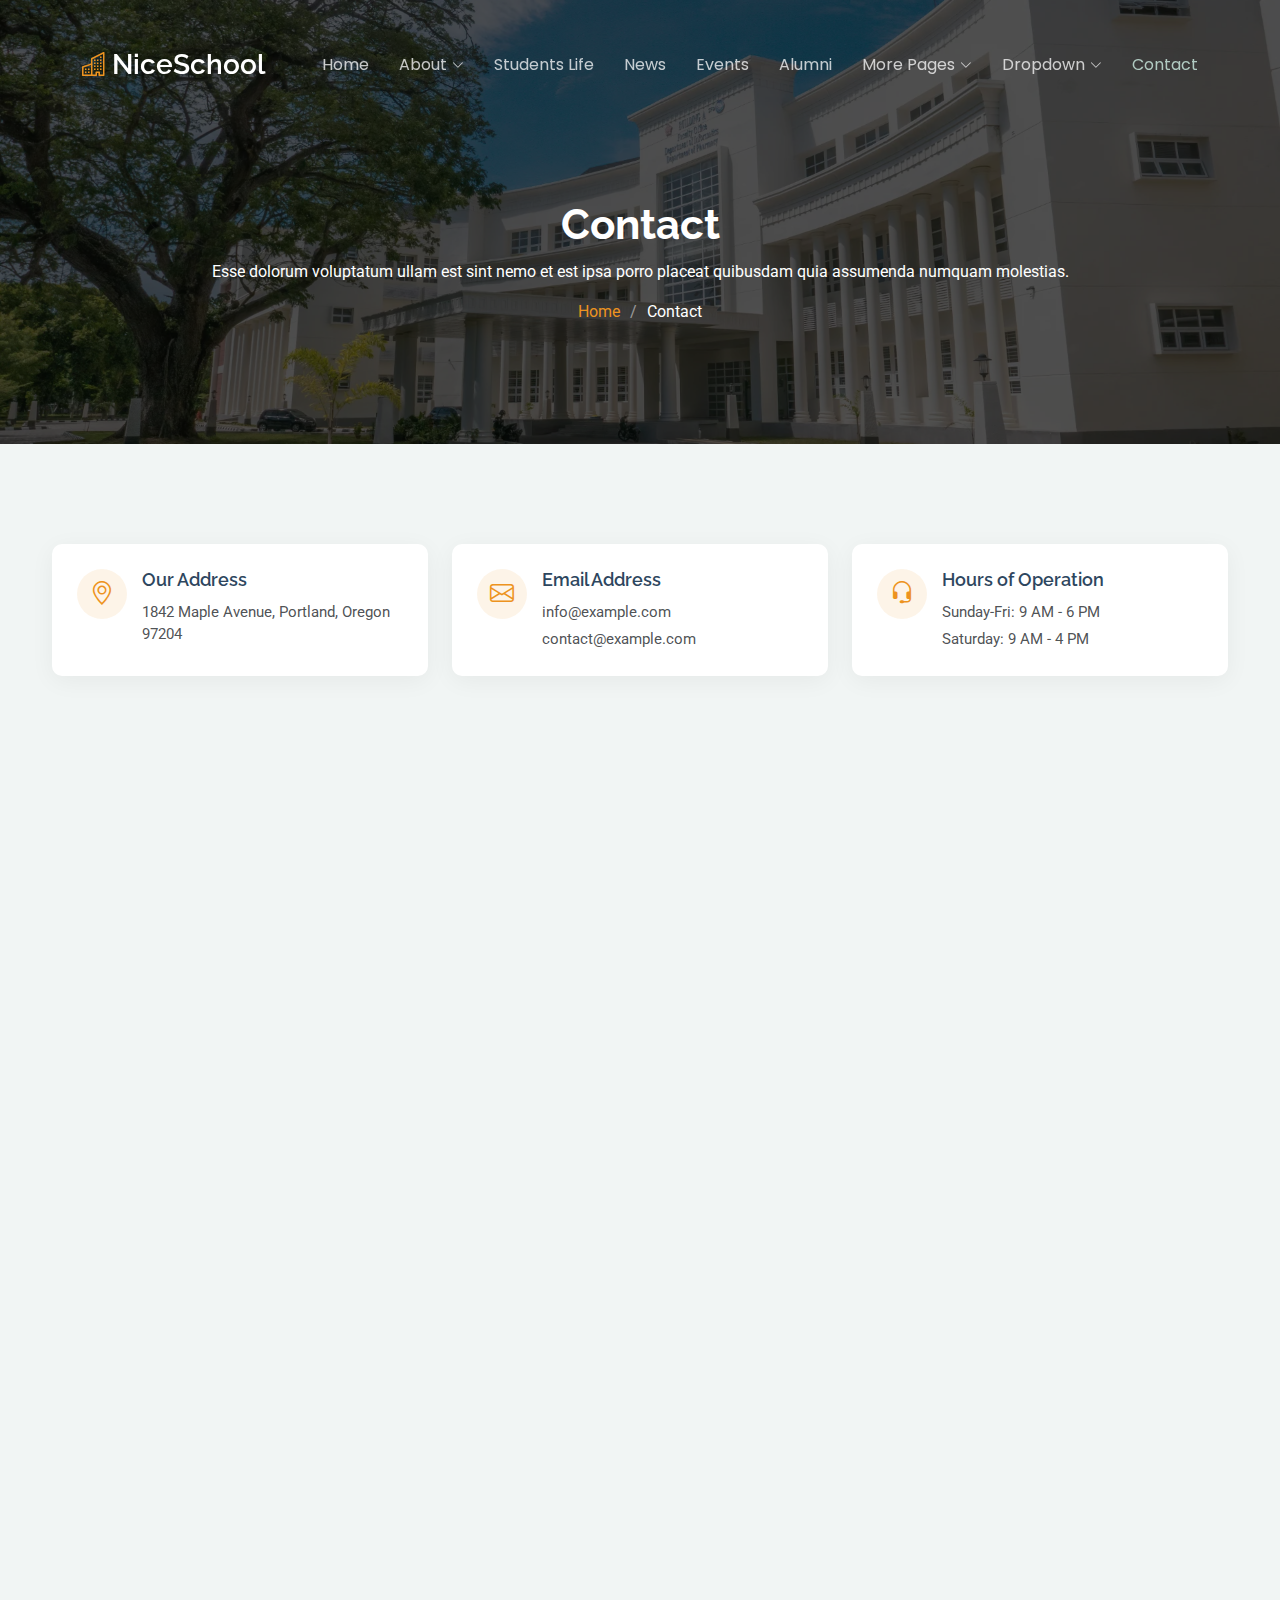
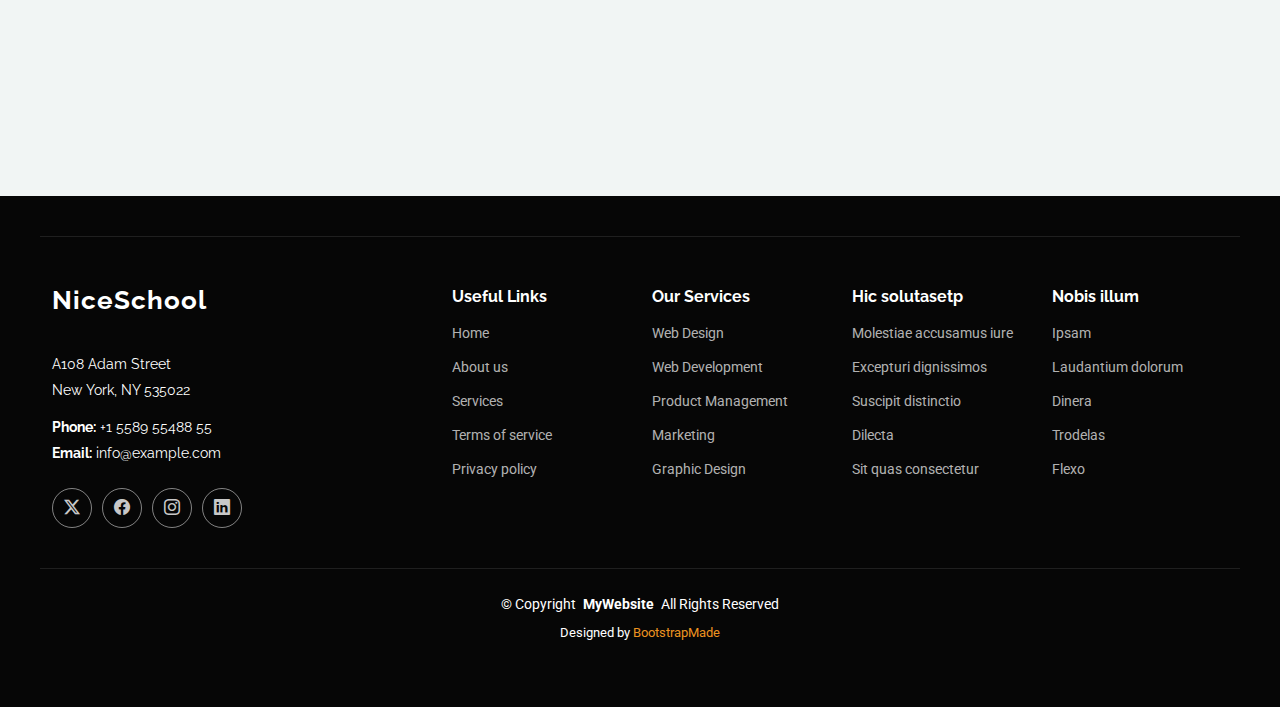
<file: contact.html>
<!DOCTYPE html>
<html lang="en">

<head>
  <meta charset="utf-8">
  <meta content="width=device-width, initial-scale=1.0" name="viewport">
  <title>Contact - NiceSchool Bootstrap Template</title>
  <meta name="description" content="">
  <meta name="keywords" content="">

  <!-- Favicons -->
  <link href="assets/img/favicon.png" rel="icon">
  <link href="assets/img/apple-touch-icon.png" rel="apple-touch-icon">

  <!-- Fonts -->
  <link href="https://fonts.googleapis.com" rel="preconnect">
  <link href="https://fonts.gstatic.com" rel="preconnect" crossorigin>
  <link href="https://fonts.googleapis.com/css2?family=Roboto:ital,wght@0,100;0,300;0,400;0,500;0,700;0,900;1,100;1,300;1,400;1,500;1,700;1,900&family=Poppins:ital,wght@0,100;0,200;0,300;0,400;0,500;0,600;0,700;0,800;0,900;1,100;1,200;1,300;1,400;1,500;1,600;1,700;1,800;1,900&family=Raleway:ital,wght@0,100;0,200;0,300;0,400;0,500;0,600;0,700;0,800;0,900;1,100;1,200;1,300;1,400;1,500;1,600;1,700;1,800;1,900&display=swap" rel="stylesheet">

  <!-- Vendor CSS Files -->
  <link href="assets/vendor/bootstrap/css/bootstrap.min.css" rel="stylesheet">
  <link href="assets/vendor/bootstrap-icons/bootstrap-icons.css" rel="stylesheet">
  <link href="assets/vendor/aos/aos.css" rel="stylesheet">
  <link href="assets/vendor/swiper/swiper-bundle.min.css" rel="stylesheet">
  <link href="assets/vendor/glightbox/css/glightbox.min.css" rel="stylesheet">

  <!-- Main CSS File -->
  <link href="assets/css/main.css" rel="stylesheet">

  <!-- =======================================================
  * Template Name: NiceSchool
  * Template URL: https://bootstrapmade.com/nice-school-bootstrap-education-template/
  * Updated: May 10 2025 with Bootstrap v5.3.6
  * Author: BootstrapMade.com
  * License: https://bootstrapmade.com/license/
  ======================================================== -->
</head>

<body class="contact-page">

  <header id="header" class="header d-flex align-items-center fixed-top">
    <div class="container-fluid container-xl position-relative d-flex align-items-center justify-content-between">

      <a href="index.html" class="logo d-flex align-items-center">
        <!-- Uncomment the line below if you also wish to use an image logo -->
        <!-- <img src="assets/img/logo.webp" alt=""> -->
        <i class="bi bi-buildings"></i>
        <h1 class="sitename">NiceSchool</h1>
      </a>

      <nav id="navmenu" class="navmenu">
        <ul>
          <li><a href="index.html">Home</a></li>
          <li class="dropdown"><a href="about.html"><span>About</span> <i class="bi bi-chevron-down toggle-dropdown"></i></a>
            <ul>
              <li><a href="about.html">About Us</a></li>
              <li><a href="admissions.html">Admissions</a></li>
              <li><a href="academics.html">Academics</a></li>
              <li><a href="faculty-staff.html">Faculty &amp; Staff</a></li>
              <li><a href="campus-facilities.html">Campus &amp; Facilities</a></li>
            </ul>
          </li>

          <li><a href="students-life.html">Students Life</a></li>
          <li><a href="news.html">News</a></li>
          <li><a href="events.html">Events</a></li>
          <li><a href="alumni.html">Alumni</a></li>
          <li class="dropdown"><a href="#"><span>More Pages</span> <i class="bi bi-chevron-down toggle-dropdown"></i></a>
            <ul>
              <li><a href="news-details.html">News Details</a></li>
              <li><a href="event-details.html">Event Details</a></li>
              <li><a href="privacy.html">Privacy</a></li>
              <li><a href="terms-of-service.html">Terms of Service</a></li>
              <li><a href="404.html">Error 404</a></li>
              <li><a href="starter-page.html">Starter Page</a></li>
            </ul>
          </li>

          <li class="dropdown"><a href="#"><span>Dropdown</span> <i class="bi bi-chevron-down toggle-dropdown"></i></a>
            <ul>
              <li><a href="#">Dropdown 1</a></li>
              <li class="dropdown"><a href="#"><span>Deep Dropdown</span> <i class="bi bi-chevron-down toggle-dropdown"></i></a>
                <ul>
                  <li><a href="#">Deep Dropdown 1</a></li>
                  <li><a href="#">Deep Dropdown 2</a></li>
                  <li><a href="#">Deep Dropdown 3</a></li>
                  <li><a href="#">Deep Dropdown 4</a></li>
                  <li><a href="#">Deep Dropdown 5</a></li>
                </ul>
              </li>
              <li><a href="#">Dropdown 2</a></li>
              <li><a href="#">Dropdown 3</a></li>
              <li><a href="#">Dropdown 4</a></li>
            </ul>
          </li>
          <li><a href="contact.html" class="active">Contact</a></li>
        </ul>
        <i class="mobile-nav-toggle d-xl-none bi bi-list"></i>
      </nav>

    </div>
  </header>

  <main class="main">

    <!-- Page Title -->
    <div class="page-title dark-background" style="background-image: url(assets/img/education/showcase-1.webp);">
      <div class="container position-relative">
        <h1>Contact</h1>
        <p>Esse dolorum voluptatum ullam est sint nemo et est ipsa porro placeat quibusdam quia assumenda numquam molestias.</p>
        <nav class="breadcrumbs">
          <ol>
            <li><a href="index.html">Home</a></li>
            <li class="current">Contact</li>
          </ol>
        </nav>
      </div>
    </div><!-- End Page Title -->

    <!-- Contact Section -->
    <section id="contact" class="contact section">

      <div class="container" data-aos="fade-up" data-aos-delay="100">

        <!-- Contact Info Boxes -->
        <div class="row gy-4 mb-5">
          <div class="col-lg-4" data-aos="fade-up" data-aos-delay="100">
            <div class="contact-info-box">
              <div class="icon-box">
                <i class="bi bi-geo-alt"></i>
              </div>
              <div class="info-content">
                <h4>Our Address</h4>
                <p>1842 Maple Avenue, Portland, Oregon 97204</p>
              </div>
            </div>
          </div>

          <div class="col-lg-4" data-aos="fade-up" data-aos-delay="200">
            <div class="contact-info-box">
              <div class="icon-box">
                <i class="bi bi-envelope"></i>
              </div>
              <div class="info-content">
                <h4>Email Address</h4>
                <p>info@example.com</p>
                <p>contact@example.com</p>
              </div>
            </div>
          </div>

          <div class="col-lg-4" data-aos="fade-up" data-aos-delay="300">
            <div class="contact-info-box">
              <div class="icon-box">
                <i class="bi bi-headset"></i>
              </div>
              <div class="info-content">
                <h4>Hours of Operation</h4>
                <p>Sunday-Fri: 9 AM - 6 PM</p>
                <p>Saturday: 9 AM - 4 PM</p>
              </div>
            </div>
          </div>
        </div>

      </div>

      <!-- Google Maps (Full Width) -->
      <div class="map-section" data-aos="fade-up" data-aos-delay="200">
        <iframe src="https://www.google.com/maps/embed?pb=!1m14!1m8!1m3!1d48389.78314118045!2d-74.006138!3d40.710059!3m2!1i1024!2i768!4f13.1!3m3!1m2!1s0x89c25a22a3bda30d%3A0xb89d1fe6bc499443!2sDowntown%20Conference%20Center!5e0!3m2!1sen!2sus!4v1676961268712!5m2!1sen!2sus" width="100%" height="500" style="border:0;" allowfullscreen="" loading="lazy" referrerpolicy="no-referrer-when-downgrade"></iframe>
      </div>

      <!-- Contact Form Section (Overlapping) -->
      <div class="container form-container-overlap">
        <div class="row justify-content-center" data-aos="fade-up" data-aos-delay="300">
          <div class="col-lg-10">
            <div class="contact-form-wrapper">
              <h2 class="text-center mb-4">Get in Touch</h2>

              <form action="forms/contact.php" method="post" class="php-email-form">
                <div class="row g-3">
                  <div class="col-md-6">
                    <div class="form-group">
                      <div class="input-with-icon">
                        <i class="bi bi-person"></i>
                        <input type="text" class="form-control" name="name" placeholder="First Name" required="">
                      </div>
                    </div>
                  </div>

                  <div class="col-md-6">
                    <div class="form-group">
                      <div class="input-with-icon">
                        <i class="bi bi-envelope"></i>
                        <input type="email" class="form-control" name="email" placeholder="Email Address" required="">
                      </div>
                    </div>
                  </div>

                  <div class="col-md-12">
                    <div class="form-group">
                      <div class="input-with-icon">
                        <i class="bi bi-text-left"></i>
                        <input type="text" class="form-control" name="sbject" placeholder="Subject" required="">
                      </div>
                    </div>
                  </div>

                  <div class="col-12">
                    <div class="form-group">
                      <div class="input-with-icon">
                        <i class="bi bi-chat-dots message-icon"></i>
                        <textarea class="form-control" name="message" placeholder="Write Message..." style="height: 180px" required=""></textarea>
                      </div>
                    </div>
                  </div>

                  <div class="col-12">
                    <div class="loading">Loading</div>
                    <div class="error-message"></div>
                    <div class="sent-message">Your message has been sent. Thank you!</div>
                  </div>

                  <div class="col-12 text-center">
                    <button type="submit" class="btn btn-primary btn-submit">SEND MESSAGE</button>
                  </div>
                </div>
              </form>
            </div>
          </div>
        </div>

      </div>

    </section><!-- /Contact Section -->

  </main>

  <footer id="footer" class="footer position-relative dark-background">

    <div class="container footer-top">
      <div class="row gy-4">
        <div class="col-lg-4 col-md-6 footer-about">
          <a href="index.html" class="logo d-flex align-items-center">
            <span class="sitename">NiceSchool</span>
          </a>
          <div class="footer-contact pt-3">
            <p>A108 Adam Street</p>
            <p>New York, NY 535022</p>
            <p class="mt-3"><strong>Phone:</strong> <span>+1 5589 55488 55</span></p>
            <p><strong>Email:</strong> <span>info@example.com</span></p>
          </div>
          <div class="social-links d-flex mt-4">
            <a href=""><i class="bi bi-twitter-x"></i></a>
            <a href=""><i class="bi bi-facebook"></i></a>
            <a href=""><i class="bi bi-instagram"></i></a>
            <a href=""><i class="bi bi-linkedin"></i></a>
          </div>
        </div>

        <div class="col-lg-2 col-md-3 footer-links">
          <h4>Useful Links</h4>
          <ul>
            <li><a href="#">Home</a></li>
            <li><a href="#">About us</a></li>
            <li><a href="#">Services</a></li>
            <li><a href="#">Terms of service</a></li>
            <li><a href="#">Privacy policy</a></li>
          </ul>
        </div>

        <div class="col-lg-2 col-md-3 footer-links">
          <h4>Our Services</h4>
          <ul>
            <li><a href="#">Web Design</a></li>
            <li><a href="#">Web Development</a></li>
            <li><a href="#">Product Management</a></li>
            <li><a href="#">Marketing</a></li>
            <li><a href="#">Graphic Design</a></li>
          </ul>
        </div>

        <div class="col-lg-2 col-md-3 footer-links">
          <h4>Hic solutasetp</h4>
          <ul>
            <li><a href="#">Molestiae accusamus iure</a></li>
            <li><a href="#">Excepturi dignissimos</a></li>
            <li><a href="#">Suscipit distinctio</a></li>
            <li><a href="#">Dilecta</a></li>
            <li><a href="#">Sit quas consectetur</a></li>
          </ul>
        </div>

        <div class="col-lg-2 col-md-3 footer-links">
          <h4>Nobis illum</h4>
          <ul>
            <li><a href="#">Ipsam</a></li>
            <li><a href="#">Laudantium dolorum</a></li>
            <li><a href="#">Dinera</a></li>
            <li><a href="#">Trodelas</a></li>
            <li><a href="#">Flexo</a></li>
          </ul>
        </div>

      </div>
    </div>

    <div class="container copyright text-center mt-4">
      <p>© <span>Copyright</span> <strong class="px-1 sitename">MyWebsite</strong> <span>All Rights Reserved</span></p>
      <div class="credits">
        <!-- All the links in the footer should remain intact. -->
        <!-- You can delete the links only if you've purchased the pro version. -->
        <!-- Licensing information: https://bootstrapmade.com/license/ -->
        <!-- Purchase the pro version with working PHP/AJAX contact form: [buy-url] -->
        Designed by <a href="https://bootstrapmade.com/">BootstrapMade</a>
      </div>
    </div>

  </footer>

  <!-- Scroll Top -->
  <a href="#" id="scroll-top" class="scroll-top d-flex align-items-center justify-content-center"><i class="bi bi-arrow-up-short"></i></a>

  <!-- Preloader -->
  <div id="preloader"></div>

  <!-- Vendor JS Files -->
  <script src="assets/vendor/bootstrap/js/bootstrap.bundle.min.js"></script>
  <script src="assets/vendor/php-email-form/validate.js"></script>
  <script src="assets/vendor/aos/aos.js"></script>
  <script src="assets/vendor/purecounter/purecounter_vanilla.js"></script>
  <script src="assets/vendor/imagesloaded/imagesloaded.pkgd.min.js"></script>
  <script src="assets/vendor/isotope-layout/isotope.pkgd.min.js"></script>
  <script src="assets/vendor/swiper/swiper-bundle.min.js"></script>
  <script src="assets/vendor/glightbox/js/glightbox.min.js"></script>

  <!-- Main JS File -->
  <script src="assets/js/main.js"></script>

</body>

</html>
</file>
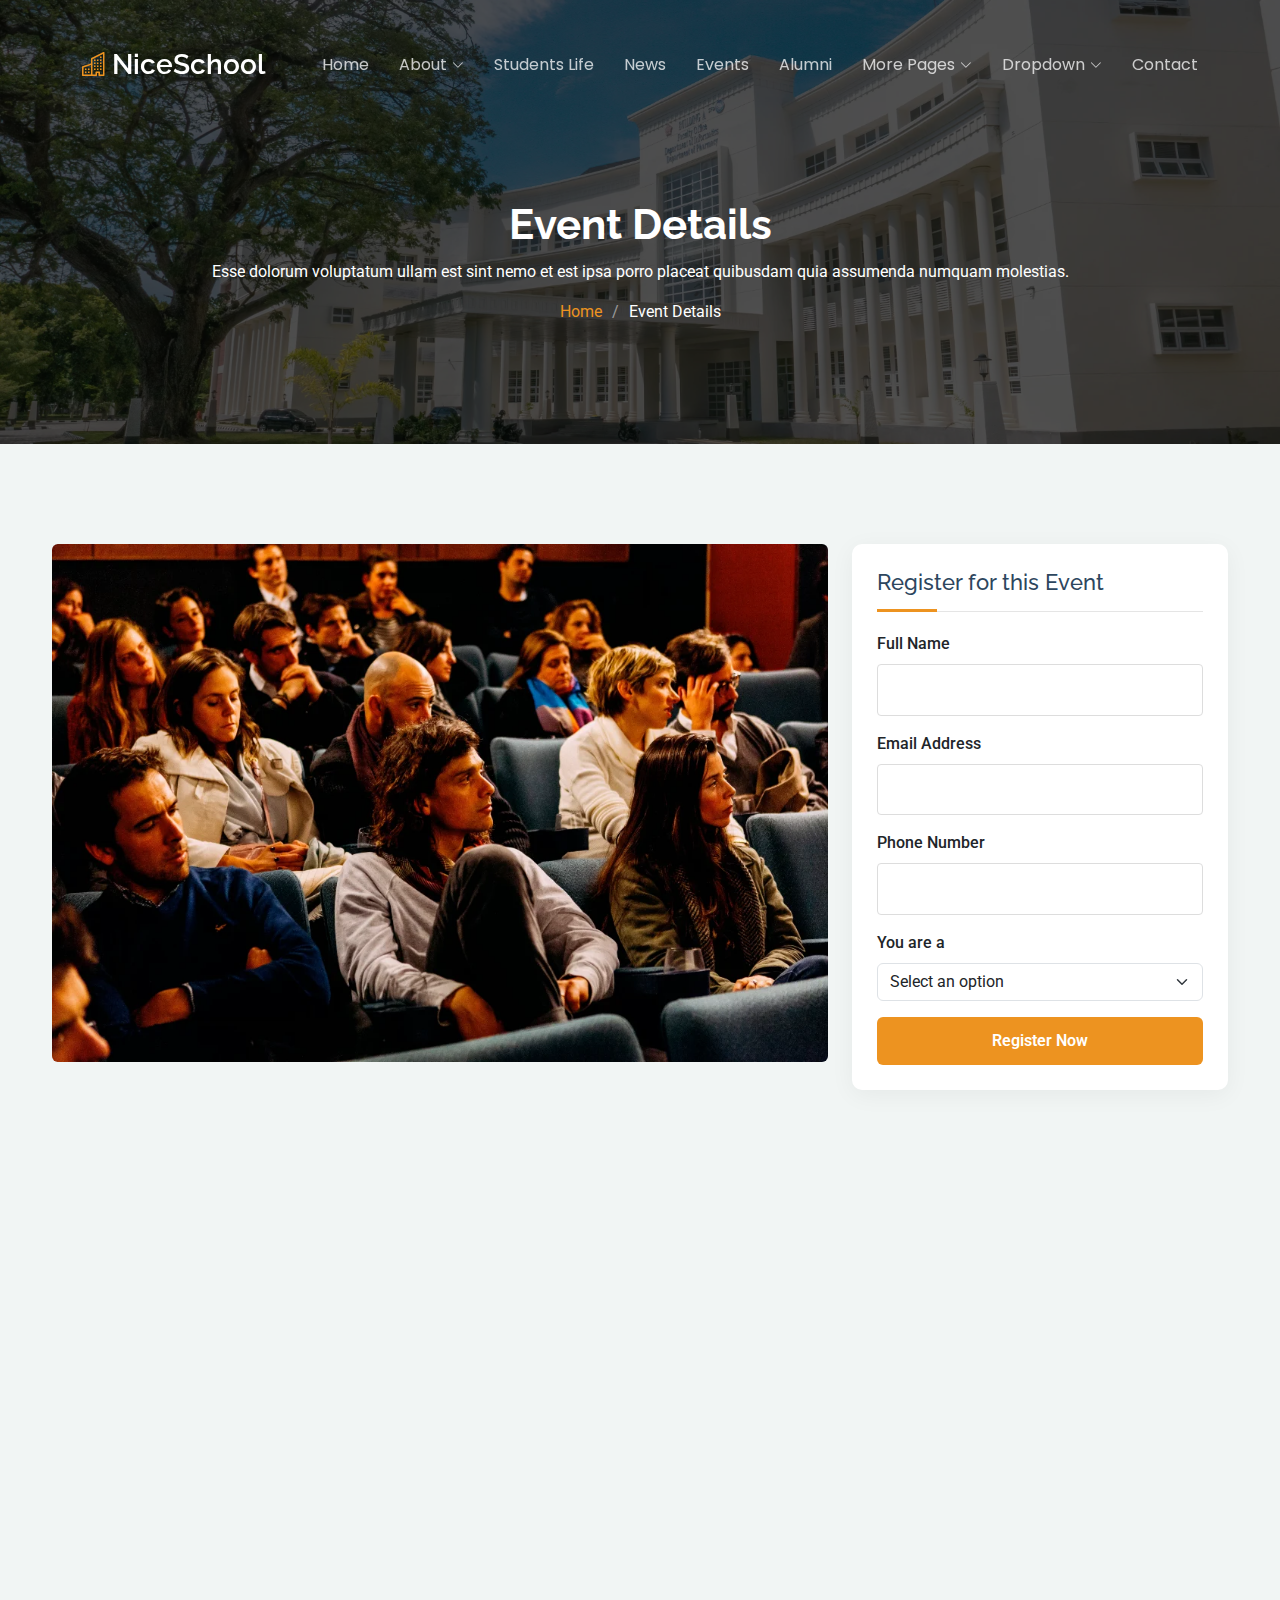
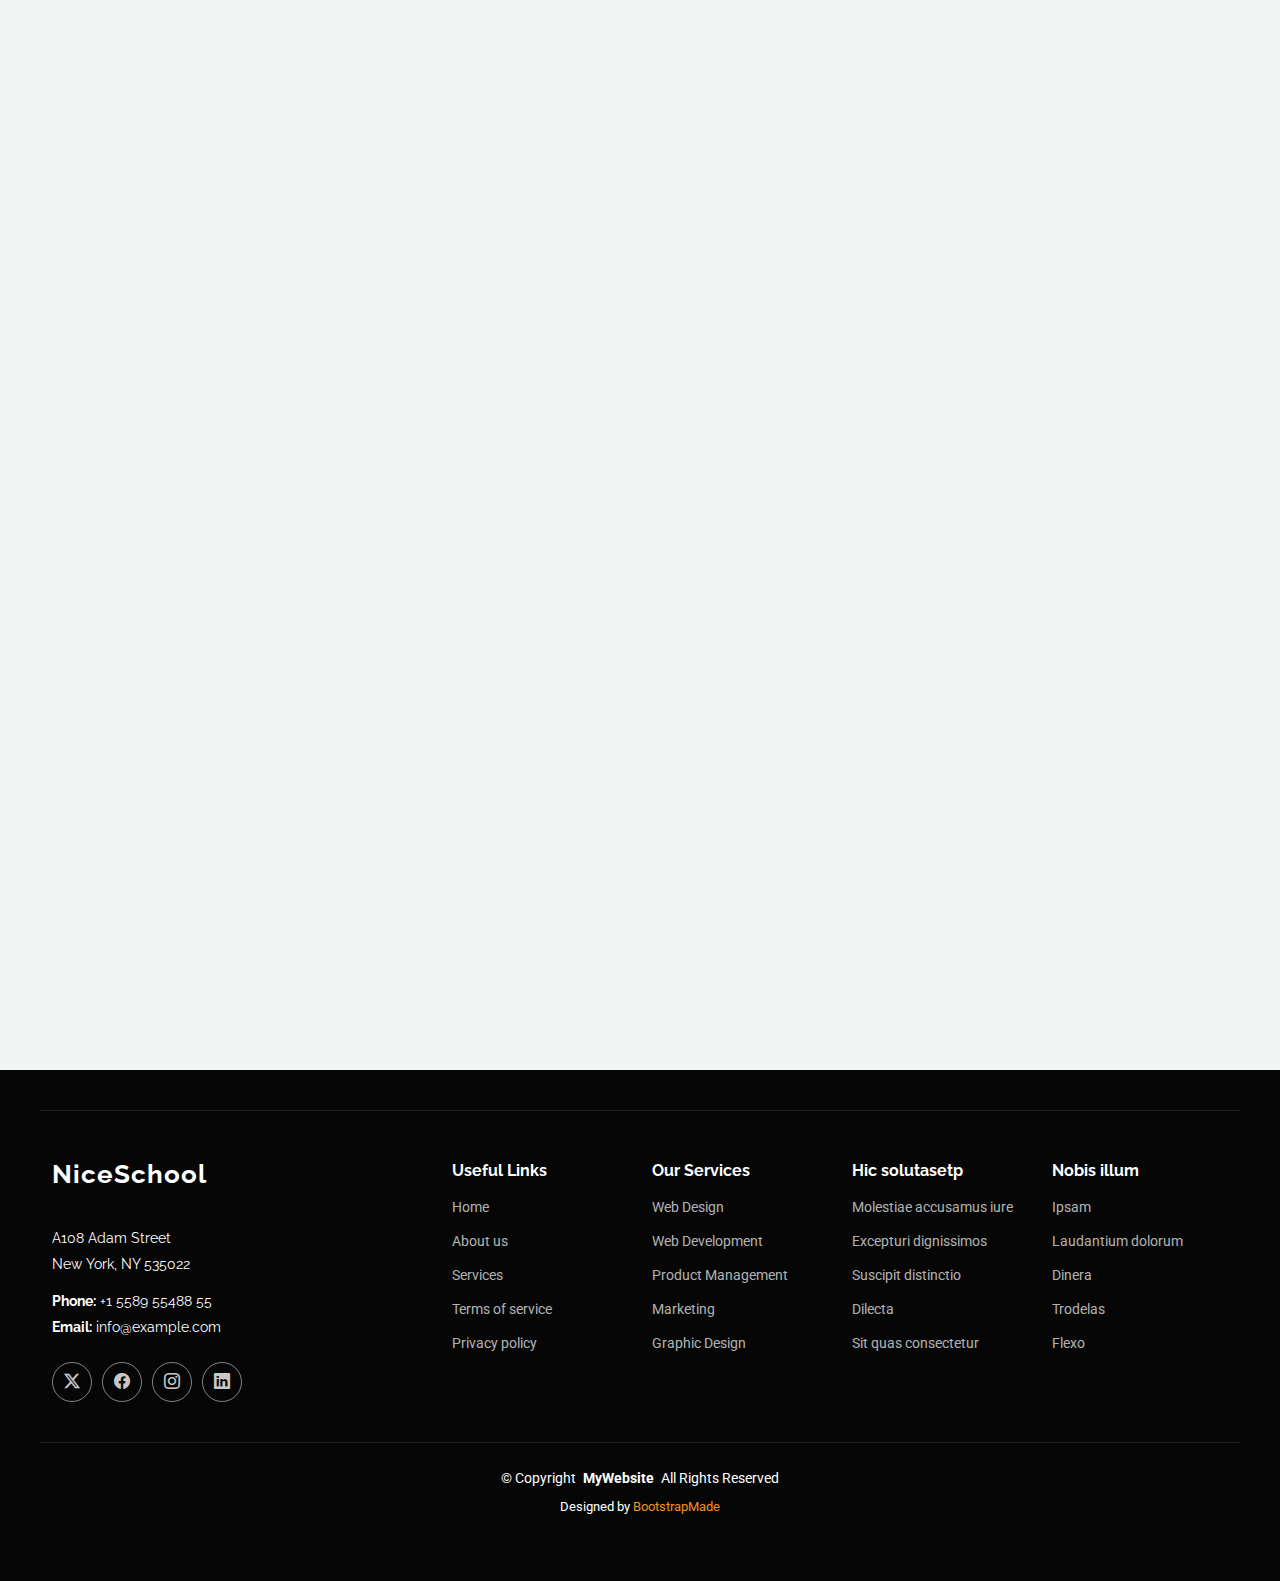
<file: event-details.html>
<!DOCTYPE html>
<html lang="en">

<head>
  <meta charset="utf-8">
  <meta content="width=device-width, initial-scale=1.0" name="viewport">
  <title>Event Details - NiceSchool Bootstrap Template</title>
  <meta name="description" content="">
  <meta name="keywords" content="">

  <!-- Favicons -->
  <link href="assets/img/favicon.png" rel="icon">
  <link href="assets/img/apple-touch-icon.png" rel="apple-touch-icon">

  <!-- Fonts -->
  <link href="https://fonts.googleapis.com" rel="preconnect">
  <link href="https://fonts.gstatic.com" rel="preconnect" crossorigin>
  <link href="https://fonts.googleapis.com/css2?family=Roboto:ital,wght@0,100;0,300;0,400;0,500;0,700;0,900;1,100;1,300;1,400;1,500;1,700;1,900&family=Poppins:ital,wght@0,100;0,200;0,300;0,400;0,500;0,600;0,700;0,800;0,900;1,100;1,200;1,300;1,400;1,500;1,600;1,700;1,800;1,900&family=Raleway:ital,wght@0,100;0,200;0,300;0,400;0,500;0,600;0,700;0,800;0,900;1,100;1,200;1,300;1,400;1,500;1,600;1,700;1,800;1,900&display=swap" rel="stylesheet">

  <!-- Vendor CSS Files -->
  <link href="assets/vendor/bootstrap/css/bootstrap.min.css" rel="stylesheet">
  <link href="assets/vendor/bootstrap-icons/bootstrap-icons.css" rel="stylesheet">
  <link href="assets/vendor/aos/aos.css" rel="stylesheet">
  <link href="assets/vendor/swiper/swiper-bundle.min.css" rel="stylesheet">
  <link href="assets/vendor/glightbox/css/glightbox.min.css" rel="stylesheet">

  <!-- Main CSS File -->
  <link href="assets/css/main.css" rel="stylesheet">

  <!-- =======================================================
  * Template Name: NiceSchool
  * Template URL: https://bootstrapmade.com/nice-school-bootstrap-education-template/
  * Updated: May 10 2025 with Bootstrap v5.3.6
  * Author: BootstrapMade.com
  * License: https://bootstrapmade.com/license/
  ======================================================== -->
</head>

<body class="event-details-page">

  <header id="header" class="header d-flex align-items-center fixed-top">
    <div class="container-fluid container-xl position-relative d-flex align-items-center justify-content-between">

      <a href="index.html" class="logo d-flex align-items-center">
        <!-- Uncomment the line below if you also wish to use an image logo -->
        <!-- <img src="assets/img/logo.webp" alt=""> -->
        <i class="bi bi-buildings"></i>
        <h1 class="sitename">NiceSchool</h1>
      </a>

      <nav id="navmenu" class="navmenu">
        <ul>
          <li><a href="index.html">Home</a></li>
          <li class="dropdown"><a href="about.html"><span>About</span> <i class="bi bi-chevron-down toggle-dropdown"></i></a>
            <ul>
              <li><a href="about.html">About Us</a></li>
              <li><a href="admissions.html">Admissions</a></li>
              <li><a href="academics.html">Academics</a></li>
              <li><a href="faculty-staff.html">Faculty &amp; Staff</a></li>
              <li><a href="campus-facilities.html">Campus &amp; Facilities</a></li>
            </ul>
          </li>

          <li><a href="students-life.html">Students Life</a></li>
          <li><a href="news.html">News</a></li>
          <li><a href="events.html">Events</a></li>
          <li><a href="alumni.html">Alumni</a></li>
          <li class="dropdown"><a href="#"><span>More Pages</span> <i class="bi bi-chevron-down toggle-dropdown"></i></a>
            <ul>
              <li><a href="news-details.html">News Details</a></li>
              <li><a href="event-details.html" class="active">Event Details</a></li>
              <li><a href="privacy.html">Privacy</a></li>
              <li><a href="terms-of-service.html">Terms of Service</a></li>
              <li><a href="404.html">Error 404</a></li>
              <li><a href="starter-page.html">Starter Page</a></li>
            </ul>
          </li>

          <li class="dropdown"><a href="#"><span>Dropdown</span> <i class="bi bi-chevron-down toggle-dropdown"></i></a>
            <ul>
              <li><a href="#">Dropdown 1</a></li>
              <li class="dropdown"><a href="#"><span>Deep Dropdown</span> <i class="bi bi-chevron-down toggle-dropdown"></i></a>
                <ul>
                  <li><a href="#">Deep Dropdown 1</a></li>
                  <li><a href="#">Deep Dropdown 2</a></li>
                  <li><a href="#">Deep Dropdown 3</a></li>
                  <li><a href="#">Deep Dropdown 4</a></li>
                  <li><a href="#">Deep Dropdown 5</a></li>
                </ul>
              </li>
              <li><a href="#">Dropdown 2</a></li>
              <li><a href="#">Dropdown 3</a></li>
              <li><a href="#">Dropdown 4</a></li>
            </ul>
          </li>
          <li><a href="contact.html">Contact</a></li>
        </ul>
        <i class="mobile-nav-toggle d-xl-none bi bi-list"></i>
      </nav>

    </div>
  </header>

  <main class="main">

    <!-- Page Title -->
    <div class="page-title dark-background" style="background-image: url(assets/img/education/showcase-1.webp);">
      <div class="container position-relative">
        <h1>Event Details</h1>
        <p>Esse dolorum voluptatum ullam est sint nemo et est ipsa porro placeat quibusdam quia assumenda numquam molestias.</p>
        <nav class="breadcrumbs">
          <ol>
            <li><a href="index.html">Home</a></li>
            <li class="current">Event Details</li>
          </ol>
        </nav>
      </div>
    </div><!-- End Page Title -->

    <!-- Event Section -->
    <section id="event" class="event section">

      <div class="container" data-aos="fade-up" data-aos-delay="100">

        <div class="row">
          <div class="col-lg-8">
            <div class="event-image mb-4" data-aos="fade-up">
              <img src="assets/img/education/events-9.webp" alt="Event" class="img-fluid rounded">
            </div>

            <div class="event-meta mb-4" data-aos="fade-up" data-aos-delay="100">
              <div class="row g-3">
                <div class="col-md-4">
                  <div class="meta-item">
                    <i class="bi bi-calendar-date"></i>
                    <span>10/24/2023</span>
                  </div>
                </div>
                <div class="col-md-4">
                  <div class="meta-item">
                    <i class="bi bi-clock"></i>
                    <span>3:00 PM - 6:00 PM</span>
                  </div>
                </div>
                <div class="col-md-4">
                  <div class="meta-item">
                    <i class="bi bi-geo-alt"></i>
                    <span>Main Auditorium</span>
                  </div>
                </div>
              </div>
            </div>

            <div class="event-content" data-aos="fade-up" data-aos-delay="200">
              <h2>Annual Science Exhibition</h2>
              <p>
                Lorem ipsum dolor sit amet, consectetur adipiscing elit. Aliquam non mauris maximus, finibus dui eget, rhoncus diam. Suspendisse blandit diam at nisi rutrum, non blandit magna molestie. Cras dapibus finibus diam, eu varius purus eleifend eu. Nulla facilisi. Vestibulum ante ipsum primis in faucibus orci luctus et ultrices posuere cubilia curae.
              </p>
              <p>
                Donec cursus, sapien vel convallis lobortis, dolor nisl pharetra est, ac facilisis ligula sapien vel justo. Curabitur sed semper risus, non tempus lorem. Nulla sodales feugiat tempus. Cras tincidunt dapibus ante, ut rutrum sapien finibus at. Mauris consequat tellus eu nunc pharetra, eu convallis elit tempor.
              </p>

              <h3 class="mt-4">Event Highlights</h3>
              <ul class="event-highlights">
                <li>
                  <i class="bi bi-check-circle"></i>
                  <span>Interactive student presentations of scientific experiments</span>
                </li>
                <li>
                  <i class="bi bi-check-circle"></i>
                  <span>Special lecture by renowned physicist Dr. Robert Jenkins</span>
                </li>
                <li>
                  <i class="bi bi-check-circle"></i>
                  <span>Robotics competition with prizes for top three teams</span>
                </li>
                <li>
                  <i class="bi bi-check-circle"></i>
                  <span>Science demonstrations by faculty members</span>
                </li>
                <li>
                  <i class="bi bi-check-circle"></i>
                  <span>Exhibition of innovative student projects</span>
                </li>
              </ul>

              <h3 class="mt-4">Event Schedule</h3>
              <div class="schedule-table">
                <div class="schedule-row">
                  <div class="schedule-time">3:00 PM - 3:30 PM</div>
                  <div class="schedule-activity">
                    <h4>Opening Ceremony</h4>
                    <p>Welcome address by Principal and introduction to the event</p>
                  </div>
                </div>
                <div class="schedule-row">
                  <div class="schedule-time">3:30 PM - 4:30 PM</div>
                  <div class="schedule-activity">
                    <h4>Student Project Presentations</h4>
                    <p>Selected students showcase their scientific innovations</p>
                  </div>
                </div>
                <div class="schedule-row">
                  <div class="schedule-time">4:30 PM - 5:15 PM</div>
                  <div class="schedule-activity">
                    <h4>Guest Lecture</h4>
                    <p>Special lecture on "Future of Quantum Computing" by Dr. Robert Jenkins</p>
                  </div>
                </div>
                <div class="schedule-row">
                  <div class="schedule-time">5:15 PM - 5:45 PM</div>
                  <div class="schedule-activity">
                    <h4>Robotics Demonstration</h4>
                    <p>Live demonstration of student-built robots and automation projects</p>
                  </div>
                </div>
                <div class="schedule-row">
                  <div class="schedule-time">5:45 PM - 6:00 PM</div>
                  <div class="schedule-activity">
                    <h4>Award Ceremony &amp; Closing</h4>
                    <p>Distribution of certificates and recognition of outstanding projects</p>
                  </div>
                </div>
              </div>

              <div class="event-gallery mt-5" data-aos="fade-up" data-aos-delay="300">
                <h3>Event Gallery</h3>
                <p>Images from previous year's science exhibition:</p>
                <div class="row g-4 mt-2">
                  <div class="col-md-4">
                    <a href="assets/img/education/events-1.webp" class="glightbox">
                      <img src="assets/img/education/events-1.webp" alt="Event Gallery" class="img-fluid rounded">
                    </a>
                  </div>
                  <div class="col-md-4">
                    <a href="assets/img/education/events-2.webp" class="glightbox">
                      <img src="assets/img/education/events-2.webp" alt="Event Gallery" class="img-fluid rounded">
                    </a>
                  </div>
                  <div class="col-md-4">
                    <a href="assets/img/education/events-3.webp" class="glightbox">
                      <img src="assets/img/education/events-3.webp" alt="Event Gallery" class="img-fluid rounded">
                    </a>
                  </div>
                </div>
              </div>
            </div>
          </div>

          <div class="col-lg-4">
            <div class="event-sidebar">
              <div class="sidebar-widget registration-form" data-aos="fade-left" data-aos-delay="200">
                <h3>Register for this Event</h3>
                <form>
                  <div class="mb-3">
                    <label for="name" class="form-label">Full Name</label>
                    <input type="text" class="form-control" id="name" required="">
                  </div>
                  <div class="mb-3">
                    <label for="email" class="form-label">Email Address</label>
                    <input type="email" class="form-control" id="email" required="">
                  </div>
                  <div class="mb-3">
                    <label for="phone" class="form-label">Phone Number</label>
                    <input type="tel" class="form-control" id="phone">
                  </div>
                  <div class="mb-3">
                    <label for="student-type" class="form-label">You are a</label>
                    <select class="form-select" id="student-type">
                      <option selected="">Select an option</option>
                      <option value="student">Student</option>
                      <option value="parent">Parent</option>
                      <option value="teacher">Teacher</option>
                      <option value="other">Other</option>
                    </select>
                  </div>
                  <div class="d-grid">
                    <button type="submit" class="btn btn-register">Register Now</button>
                  </div>
                </form>
              </div>

              <div class="sidebar-widget organizer-info" data-aos="fade-left" data-aos-delay="300">
                <h3>Event Organizer</h3>
                <div class="organizer-details">
                  <div class="organizer-image">
                    <img src="assets/img/person/person-m-5.webp" class="img-fluid rounded" alt="Organizer">
                  </div>
                  <div class="organizer-content">
                    <h4>Prof. Michael Anderson</h4>
                    <p class="organizer-position">Head of Science Department</p>
                    <p>For queries related to the event, please contact:</p>
                    <div class="organizer-contact">
                      <p><i class="bi bi-envelope"></i> michael@example.com</p>
                      <p><i class="bi bi-telephone"></i> +1 (555) 123-4567</p>
                    </div>
                  </div>
                </div>
              </div>

              <div class="sidebar-widget related-events" data-aos="fade-left" data-aos-delay="400">
                <h3>Related Events</h3>
                <div class="related-event-item">
                  <div class="related-event-date">
                    <span class="day">15</span>
                    <span class="month">Nov</span>
                  </div>
                  <div class="related-event-info">
                    <h4>Mathematics Olympiad</h4>
                    <p><i class="bi bi-geo-alt"></i> Room 203, East Wing</p>
                  </div>
                </div>
                <div class="related-event-item">
                  <div class="related-event-date">
                    <span class="day">05</span>
                    <span class="month">Dec</span>
                  </div>
                  <div class="related-event-info">
                    <h4>Literature Festival</h4>
                    <p><i class="bi bi-geo-alt"></i> Central Library</p>
                  </div>
                </div>
                <div class="related-event-item">
                  <div class="related-event-date">
                    <span class="day">18</span>
                    <span class="month">Dec</span>
                  </div>
                  <div class="related-event-info">
                    <h4>Annual Sports Meet</h4>
                    <p><i class="bi bi-geo-alt"></i> School Ground</p>
                  </div>
                </div>
              </div>
            </div>
          </div>
        </div>

      </div>

    </section><!-- /Event Section -->

  </main>

  <footer id="footer" class="footer position-relative dark-background">

    <div class="container footer-top">
      <div class="row gy-4">
        <div class="col-lg-4 col-md-6 footer-about">
          <a href="index.html" class="logo d-flex align-items-center">
            <span class="sitename">NiceSchool</span>
          </a>
          <div class="footer-contact pt-3">
            <p>A108 Adam Street</p>
            <p>New York, NY 535022</p>
            <p class="mt-3"><strong>Phone:</strong> <span>+1 5589 55488 55</span></p>
            <p><strong>Email:</strong> <span>info@example.com</span></p>
          </div>
          <div class="social-links d-flex mt-4">
            <a href=""><i class="bi bi-twitter-x"></i></a>
            <a href=""><i class="bi bi-facebook"></i></a>
            <a href=""><i class="bi bi-instagram"></i></a>
            <a href=""><i class="bi bi-linkedin"></i></a>
          </div>
        </div>

        <div class="col-lg-2 col-md-3 footer-links">
          <h4>Useful Links</h4>
          <ul>
            <li><a href="#">Home</a></li>
            <li><a href="#">About us</a></li>
            <li><a href="#">Services</a></li>
            <li><a href="#">Terms of service</a></li>
            <li><a href="#">Privacy policy</a></li>
          </ul>
        </div>

        <div class="col-lg-2 col-md-3 footer-links">
          <h4>Our Services</h4>
          <ul>
            <li><a href="#">Web Design</a></li>
            <li><a href="#">Web Development</a></li>
            <li><a href="#">Product Management</a></li>
            <li><a href="#">Marketing</a></li>
            <li><a href="#">Graphic Design</a></li>
          </ul>
        </div>

        <div class="col-lg-2 col-md-3 footer-links">
          <h4>Hic solutasetp</h4>
          <ul>
            <li><a href="#">Molestiae accusamus iure</a></li>
            <li><a href="#">Excepturi dignissimos</a></li>
            <li><a href="#">Suscipit distinctio</a></li>
            <li><a href="#">Dilecta</a></li>
            <li><a href="#">Sit quas consectetur</a></li>
          </ul>
        </div>

        <div class="col-lg-2 col-md-3 footer-links">
          <h4>Nobis illum</h4>
          <ul>
            <li><a href="#">Ipsam</a></li>
            <li><a href="#">Laudantium dolorum</a></li>
            <li><a href="#">Dinera</a></li>
            <li><a href="#">Trodelas</a></li>
            <li><a href="#">Flexo</a></li>
          </ul>
        </div>

      </div>
    </div>

    <div class="container copyright text-center mt-4">
      <p>© <span>Copyright</span> <strong class="px-1 sitename">MyWebsite</strong> <span>All Rights Reserved</span></p>
      <div class="credits">
        <!-- All the links in the footer should remain intact. -->
        <!-- You can delete the links only if you've purchased the pro version. -->
        <!-- Licensing information: https://bootstrapmade.com/license/ -->
        <!-- Purchase the pro version with working PHP/AJAX contact form: [buy-url] -->
        Designed by <a href="https://bootstrapmade.com/">BootstrapMade</a>
      </div>
    </div>

  </footer>

  <!-- Scroll Top -->
  <a href="#" id="scroll-top" class="scroll-top d-flex align-items-center justify-content-center"><i class="bi bi-arrow-up-short"></i></a>

  <!-- Preloader -->
  <div id="preloader"></div>

  <!-- Vendor JS Files -->
  <script src="assets/vendor/bootstrap/js/bootstrap.bundle.min.js"></script>
  <script src="assets/vendor/php-email-form/validate.js"></script>
  <script src="assets/vendor/aos/aos.js"></script>
  <script src="assets/vendor/purecounter/purecounter_vanilla.js"></script>
  <script src="assets/vendor/imagesloaded/imagesloaded.pkgd.min.js"></script>
  <script src="assets/vendor/isotope-layout/isotope.pkgd.min.js"></script>
  <script src="assets/vendor/swiper/swiper-bundle.min.js"></script>
  <script src="assets/vendor/glightbox/js/glightbox.min.js"></script>

  <!-- Main JS File -->
  <script src="assets/js/main.js"></script>

</body>

</html>
</file>
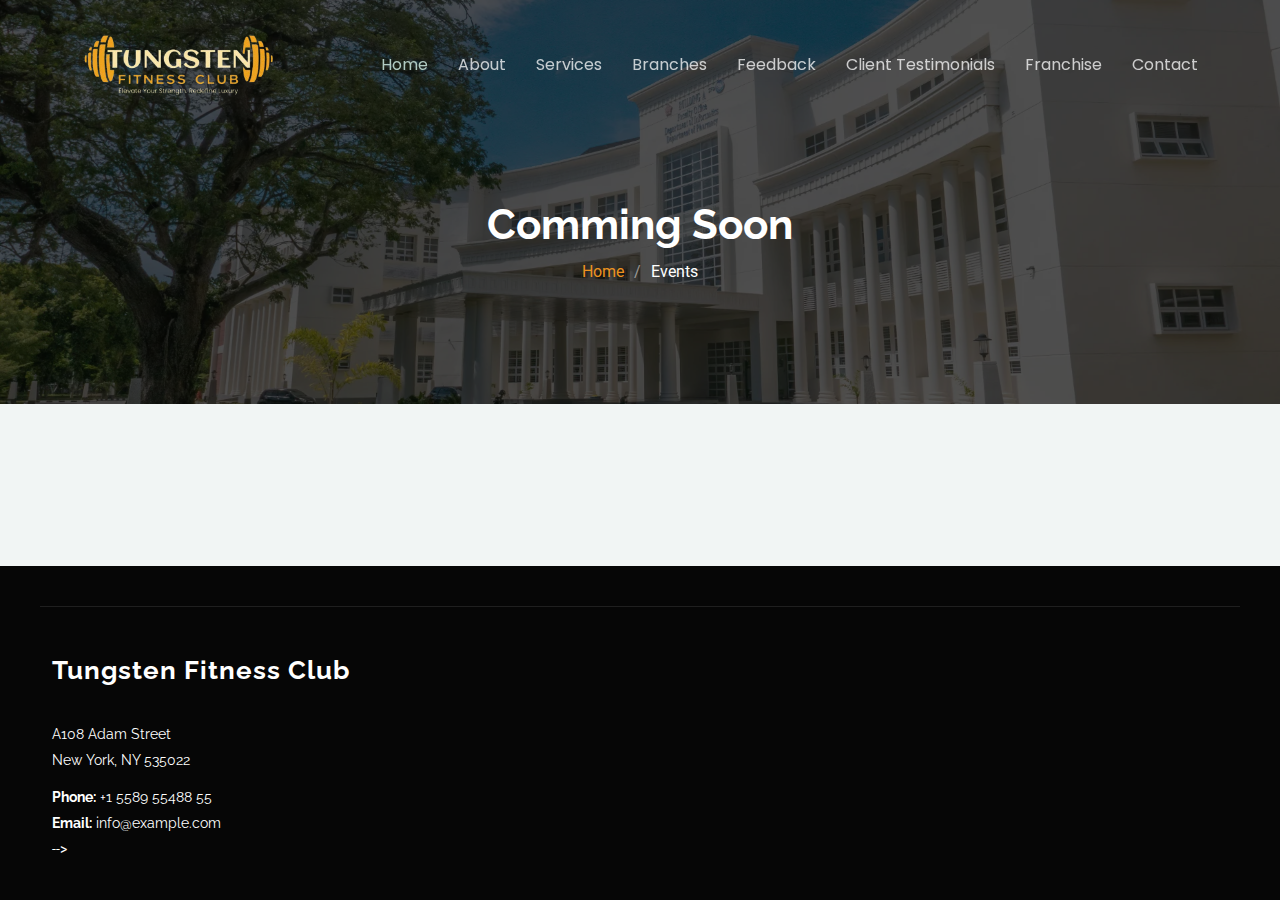
<file: events.html>
<!DOCTYPE html>
<html lang="en">

<head>
  <meta charset="utf-8">
  <meta content="width=device-width, initial-scale=1.0" name="viewport">
  <title>Events - NiceSchool Bootstrap Template</title>
  <meta name="description" content="">
  <meta name="keywords" content="">

  <!-- Favicons -->
  <link href="assets/img/favicon.png" rel="icon">
  <link href="assets/img/apple-touch-icon.png" rel="apple-touch-icon">

  <!-- Fonts -->
  <link href="https://fonts.googleapis.com" rel="preconnect">
  <link href="https://fonts.gstatic.com" rel="preconnect" crossorigin>
  <link
    href="https://fonts.googleapis.com/css2?family=Roboto:ital,wght@0,100;0,300;0,400;0,500;0,700;0,900;1,100;1,300;1,400;1,500;1,700;1,900&family=Poppins:ital,wght@0,100;0,200;0,300;0,400;0,500;0,600;0,700;0,800;0,900;1,100;1,200;1,300;1,400;1,500;1,600;1,700;1,800;1,900&family=Raleway:ital,wght@0,100;0,200;0,300;0,400;0,500;0,600;0,700;0,800;0,900;1,100;1,200;1,300;1,400;1,500;1,600;1,700;1,800;1,900&display=swap"
    rel="stylesheet">

  <!-- Vendor CSS Files -->
  <link href="assets/vendor/bootstrap/css/bootstrap.min.css" rel="stylesheet">
  <link href="assets/vendor/bootstrap-icons/bootstrap-icons.css" rel="stylesheet">
  <link href="assets/vendor/aos/aos.css" rel="stylesheet">
  <link href="assets/vendor/swiper/swiper-bundle.min.css" rel="stylesheet">
  <link href="assets/vendor/glightbox/css/glightbox.min.css" rel="stylesheet">

  <!-- Main CSS File -->
  <link href="assets/css/main.css" rel="stylesheet">

  <!-- =======================================================
  * Template Name: NiceSchool
  * Template URL: https://bootstrapmade.com/nice-school-bootstrap-education-template/
  * Updated: May 10 2025 with Bootstrap v5.3.6
  * Author: BootstrapMade.com
  * License: https://bootstrapmade.com/license/
  ======================================================== -->
</head>

<body class="events-page">

  <header id="header" class="header d-flex align-items-center fixed-top">
    <div class="container-fluid container-xl position-relative d-flex align-items-center justify-content-between">

      <a href="index.html" class="logo d-flex align-items-center">
        <!-- Uncomment the line below if you also wish to use an image logo -->
        <!-- <img src="assets/img/logo.webp" alt=""> -->
        <!-- <i class="bi bi-buildings"></i> -->
        <img src="assets/img/Tungstun_Fitness_Club_Logo-2-removebg-preview.png" alt="">
        <!-- <h1 class="sitename">NiceSchool</h1> -->
      </a>

      <nav id="navmenu" class="navmenu">
        <ul>
          <li><a href="index.html" class="active">Home</a></li>
          <li><a href="#about">About</a></li>

          <li><a href="#Service">Services</a></li>
          <li><a href="#branch">Branches</a></li>
          <li><a href="#feedback">Feedback</a></li>
          <li><a href="#testimonialsclient"> Client Testimonials</a></li>
          <li><a href="#franchise">Franchise</a></li>
          <li><a href="#contactform">Contact</a></li>
        </ul>
        <i class="mobile-nav-toggle d-xl-none bi bi-list"></i>
      </nav>

    </div>
  </header>

  <main class="main">

    <!-- Page Title -->
    <div class="page-title dark-background" style="background-image: url(assets/img/education/showcase-1.webp);">
      <div class="container position-relative">
        <h1>Comming Soon</h1>

        <nav class="breadcrumbs">
          <ol>
            <li><a href="index.html">Home</a></li>
            <li class="current">Events</li>
          </ol>
        </nav>
      </div>
    </div><!-- End Page Title -->


  </main>

  <footer id="footer" class="footer position-relative dark-background">

    <div class="container footer-top">
      <div class="row gy-4">
        <div class="col-lg-4 col-md-6 footer-about">
          <a href="index.html" class="logo d-flex align-items-center">
            <span class="sitename">Tungsten Fitness Club</span>
          </a>
          <div class="footer-contact pt-3">
            <p>A108 Adam Street</p>
            <p>New York, NY 535022</p>
            <p class="mt-3"><strong>Phone:</strong> <span>+1 5589 55488 55</span></p>
            <p><strong>Email:</strong> <span>info@example.com</span></p>
          </div>
          <!-- <div class="social-links d-flex mt-4">
            <a href=""><i class="bi bi-twitter-x"></i></a>
            <a href=""><i class="bi bi-facebook"></i></a>
            <a href=""><i class="bi bi-instagram"></i></a>
            <a href=""><i class="bi bi-linkedin"></i></a>
          </div>
        </div>

        <div class="col-lg-2 col-md-3 footer-links">
          <h4>Useful Links</h4>
          <ul>
            <li><a href="#">Home</a></li>
            <li><a href="#">About us</a></li>
            <li><a href="#">Services</a></li>
            <li><a href="#">Terms of service</a></li>
            <li><a href="#">Privacy policy</a></li>
          </ul>
        </div>

        <div class="col-lg-2 col-md-3 footer-links">
          <h4>Our Services</h4>
          <ul>
            <li><a href="#">Web Design</a></li>
            <li><a href="#">Web Development</a></li>
            <li><a href="#">Product Management</a></li>
            <li><a href="#">Marketing</a></li>
            <li><a href="#">Graphic Design</a></li>
          </ul>
        </div>

        <div class="col-lg-2 col-md-3 footer-links">
          <h4>Hic solutasetp</h4>
          <ul>
            <li><a href="#">Molestiae accusamus iure</a></li>
            <li><a href="#">Excepturi dignissimos</a></li>
            <li><a href="#">Suscipit distinctio</a></li>
            <li><a href="#">Dilecta</a></li>
            <li><a href="#">Sit quas consectetur</a></li>
          </ul>
        </div>

        <div class="col-lg-2 col-md-3 footer-links">
          <h4>Nobis illum</h4>
          <ul>
            <li><a href="#">Ipsam</a></li>
            <li><a href="#">Laudantium dolorum</a></li>
            <li><a href="#">Dinera</a></li>
            <li><a href="#">Trodelas</a></li>
            <li><a href="#">Flexo</a></li>
          </ul>
        </div>

      </div>
    </div> --> -->

          <!-- <div class="container copyright text-center mt-4">
      <p>© <span>Copyright</span> <strong class="px-1 sitename">MyWebsite</strong> <span>All Rights Reserved</span></p>
        Designed by <a href="https://bootstrapmade.com/">BootstrapMade</a>
      </div>
    </div>

  </footer>

  <Scroll Top -->
          <a href="#" id="scroll-top" class="scroll-top d-flex align-items-center justify-content-center"><i
              class="bi bi-arrow-up-short"></i></a>

          <!-- Preloader -->
          <div id="preloader"></div>

          <!-- Vendor JS Files -->
          <script src="assets/vendor/bootstrap/js/bootstrap.bundle.min.js"></script>
          <script src="assets/vendor/php-email-form/validate.js"></script>
          <script src="assets/vendor/aos/aos.js"></script>
          <script src="assets/vendor/purecounter/purecounter_vanilla.js"></script>
          <script src="assets/vendor/imagesloaded/imagesloaded.pkgd.min.js"></script>
          <script src="assets/vendor/isotope-layout/isotope.pkgd.min.js"></script>
          <script src="assets/vendor/swiper/swiper-bundle.min.js"></script>
          <script src="assets/vendor/glightbox/js/glightbox.min.js"></script>

          <!-- Main JS File -->
          <script src="assets/js/main.js"></script>

</body>

</html>
</file>
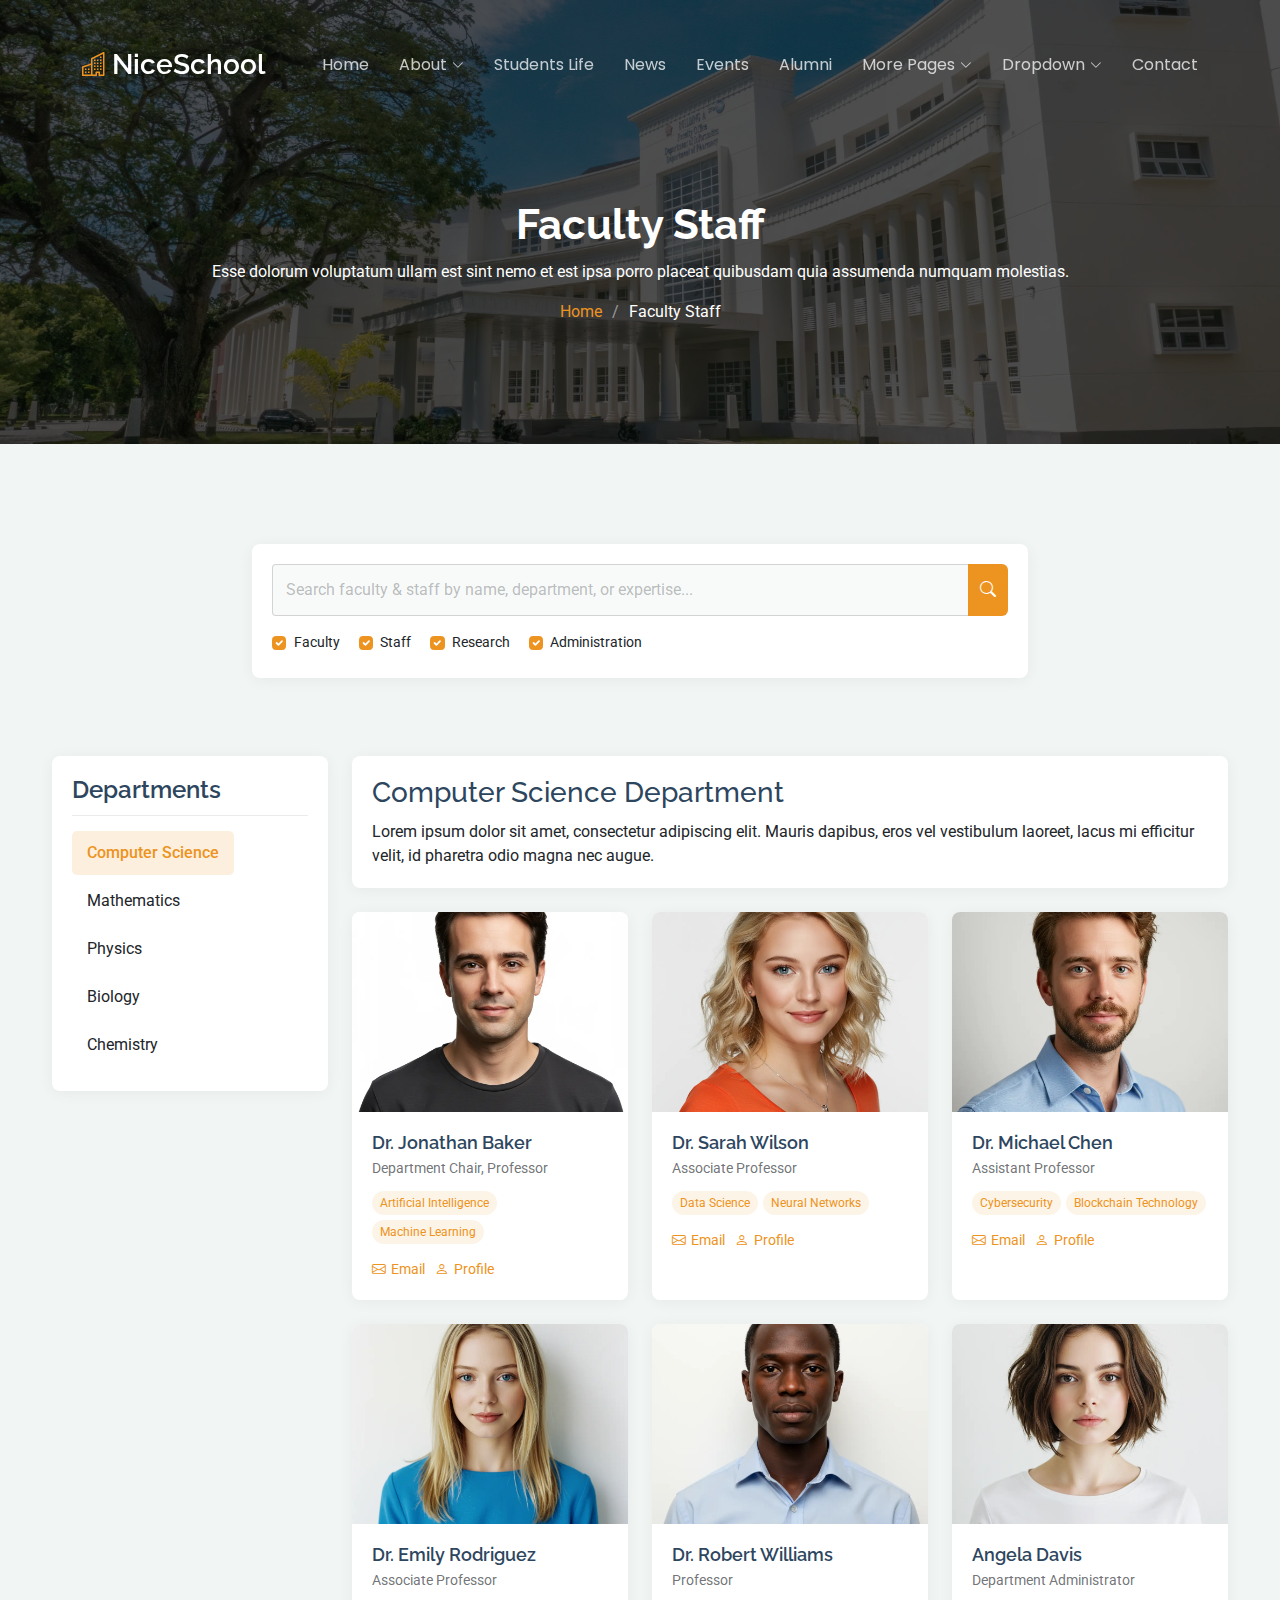
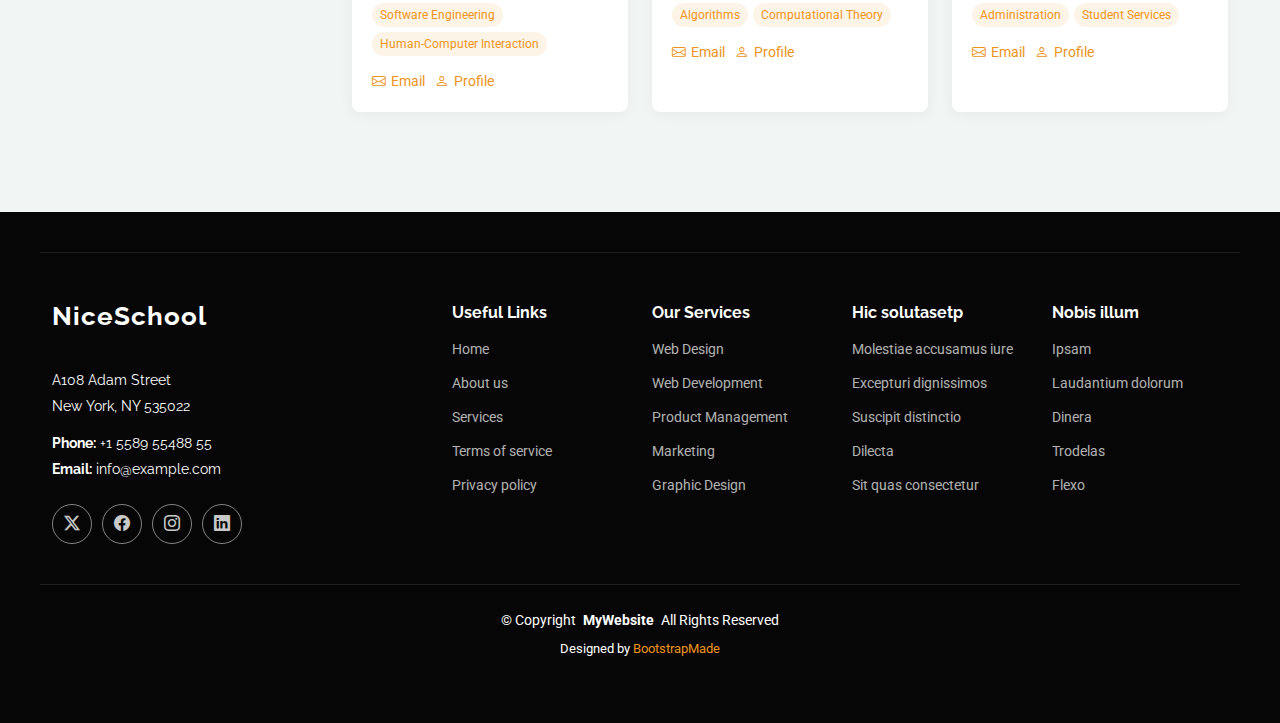
<file: faculty-staff.html>
<!DOCTYPE html>
<html lang="en">

<head>
  <meta charset="utf-8">
  <meta content="width=device-width, initial-scale=1.0" name="viewport">
  <title>Faculty Staff - NiceSchool Bootstrap Template</title>
  <meta name="description" content="">
  <meta name="keywords" content="">

  <!-- Favicons -->
  <link href="assets/img/favicon.png" rel="icon">
  <link href="assets/img/apple-touch-icon.png" rel="apple-touch-icon">

  <!-- Fonts -->
  <link href="https://fonts.googleapis.com" rel="preconnect">
  <link href="https://fonts.gstatic.com" rel="preconnect" crossorigin>
  <link href="https://fonts.googleapis.com/css2?family=Roboto:ital,wght@0,100;0,300;0,400;0,500;0,700;0,900;1,100;1,300;1,400;1,500;1,700;1,900&family=Poppins:ital,wght@0,100;0,200;0,300;0,400;0,500;0,600;0,700;0,800;0,900;1,100;1,200;1,300;1,400;1,500;1,600;1,700;1,800;1,900&family=Raleway:ital,wght@0,100;0,200;0,300;0,400;0,500;0,600;0,700;0,800;0,900;1,100;1,200;1,300;1,400;1,500;1,600;1,700;1,800;1,900&display=swap" rel="stylesheet">

  <!-- Vendor CSS Files -->
  <link href="assets/vendor/bootstrap/css/bootstrap.min.css" rel="stylesheet">
  <link href="assets/vendor/bootstrap-icons/bootstrap-icons.css" rel="stylesheet">
  <link href="assets/vendor/aos/aos.css" rel="stylesheet">
  <link href="assets/vendor/swiper/swiper-bundle.min.css" rel="stylesheet">
  <link href="assets/vendor/glightbox/css/glightbox.min.css" rel="stylesheet">

  <!-- Main CSS File -->
  <link href="assets/css/main.css" rel="stylesheet">

  <!-- =======================================================
  * Template Name: NiceSchool
  * Template URL: https://bootstrapmade.com/nice-school-bootstrap-education-template/
  * Updated: May 10 2025 with Bootstrap v5.3.6
  * Author: BootstrapMade.com
  * License: https://bootstrapmade.com/license/
  ======================================================== -->
</head>

<body class="faculty-staff-page">

  <header id="header" class="header d-flex align-items-center fixed-top">
    <div class="container-fluid container-xl position-relative d-flex align-items-center justify-content-between">

      <a href="index.html" class="logo d-flex align-items-center">
        <!-- Uncomment the line below if you also wish to use an image logo -->
        <!-- <img src="assets/img/logo.webp" alt=""> -->
        <i class="bi bi-buildings"></i>
        <h1 class="sitename">NiceSchool</h1>
      </a>

      <nav id="navmenu" class="navmenu">
        <ul>
          <li><a href="index.html">Home</a></li>
          <li class="dropdown"><a href="about.html"><span>About</span> <i class="bi bi-chevron-down toggle-dropdown"></i></a>
            <ul>
              <li><a href="about.html">About Us</a></li>
              <li><a href="admissions.html">Admissions</a></li>
              <li><a href="academics.html">Academics</a></li>
              <li><a href="faculty-staff.html" class="active">Faculty &amp; Staff</a></li>
              <li><a href="campus-facilities.html">Campus &amp; Facilities</a></li>
            </ul>
          </li>

          <li><a href="students-life.html">Students Life</a></li>
          <li><a href="news.html">News</a></li>
          <li><a href="events.html">Events</a></li>
          <li><a href="alumni.html">Alumni</a></li>
          <li class="dropdown"><a href="#"><span>More Pages</span> <i class="bi bi-chevron-down toggle-dropdown"></i></a>
            <ul>
              <li><a href="news-details.html">News Details</a></li>
              <li><a href="event-details.html">Event Details</a></li>
              <li><a href="privacy.html">Privacy</a></li>
              <li><a href="terms-of-service.html">Terms of Service</a></li>
              <li><a href="404.html">Error 404</a></li>
              <li><a href="starter-page.html">Starter Page</a></li>
            </ul>
          </li>

          <li class="dropdown"><a href="#"><span>Dropdown</span> <i class="bi bi-chevron-down toggle-dropdown"></i></a>
            <ul>
              <li><a href="#">Dropdown 1</a></li>
              <li class="dropdown"><a href="#"><span>Deep Dropdown</span> <i class="bi bi-chevron-down toggle-dropdown"></i></a>
                <ul>
                  <li><a href="#">Deep Dropdown 1</a></li>
                  <li><a href="#">Deep Dropdown 2</a></li>
                  <li><a href="#">Deep Dropdown 3</a></li>
                  <li><a href="#">Deep Dropdown 4</a></li>
                  <li><a href="#">Deep Dropdown 5</a></li>
                </ul>
              </li>
              <li><a href="#">Dropdown 2</a></li>
              <li><a href="#">Dropdown 3</a></li>
              <li><a href="#">Dropdown 4</a></li>
            </ul>
          </li>
          <li><a href="contact.html">Contact</a></li>
        </ul>
        <i class="mobile-nav-toggle d-xl-none bi bi-list"></i>
      </nav>

    </div>
  </header>

  <main class="main">

    <!-- Page Title -->
    <div class="page-title dark-background" style="background-image: url(assets/img/education/showcase-1.webp);">
      <div class="container position-relative">
        <h1>Faculty Staff</h1>
        <p>Esse dolorum voluptatum ullam est sint nemo et est ipsa porro placeat quibusdam quia assumenda numquam molestias.</p>
        <nav class="breadcrumbs">
          <ol>
            <li><a href="index.html">Home</a></li>
            <li class="current">Faculty Staff</li>
          </ol>
        </nav>
      </div>
    </div><!-- End Page Title -->

    <!-- Faculty  Staff Section -->
    <section id="faculty--staff" class="faculty--staff section">

      <div class="container" data-aos="fade-up" data-aos-delay="100">

        <div class="row mb-5">
          <div class="col-lg-8 mx-auto">
            <div class="search-container" data-aos="fade-up" data-aos-delay="200">
              <div class="input-group">
                <input type="text" class="form-control" placeholder="Search faculty &amp; staff by name, department, or expertise...">
                <button class="btn search-btn" type="button"><i class="bi bi-search"></i></button>
              </div>
              <div class="filters mt-3">
                <div class="form-check form-check-inline">
                  <input class="form-check-input" type="checkbox" id="facultyFilter" checked="">
                  <label class="form-check-label" for="facultyFilter">Faculty</label>
                </div>
                <div class="form-check form-check-inline">
                  <input class="form-check-input" type="checkbox" id="staffFilter" checked="">
                  <label class="form-check-label" for="staffFilter">Staff</label>
                </div>
                <div class="form-check form-check-inline">
                  <input class="form-check-input" type="checkbox" id="researchFilter" checked="">
                  <label class="form-check-label" for="researchFilter">Research</label>
                </div>
                <div class="form-check form-check-inline">
                  <input class="form-check-input" type="checkbox" id="adminFilter" checked="">
                  <label class="form-check-label" for="adminFilter">Administration</label>
                </div>
              </div>
            </div>
          </div>
        </div>

        <div class="row">
          <div class="col-lg-3" data-aos="fade-up" data-aos-delay="300">
            <div class="departments-nav">
              <h4 class="departments-title">Departments</h4>
              <ul class="nav nav-tabs flex-column">
                <li class="nav-item">
                  <button class="nav-link active" data-bs-toggle="tab" data-bs-target="#faculty--staff-tab-1">Computer Science</button>
                </li>
                <li class="nav-item">
                  <button class="nav-link" data-bs-toggle="tab" data-bs-target="#faculty--staff-tab-2">Mathematics</button>
                </li>
                <li class="nav-item">
                  <button class="nav-link" data-bs-toggle="tab" data-bs-target="#faculty--staff-tab-3">Physics</button>
                </li>
                <li class="nav-item">
                  <button class="nav-link" data-bs-toggle="tab" data-bs-target="#faculty--staff-tab-4">Biology</button>
                </li>
                <li class="nav-item">
                  <button class="nav-link" data-bs-toggle="tab" data-bs-target="#faculty--staff-tab-5">Chemistry</button>
                </li>
              </ul>
            </div>
          </div>

          <div class="col-lg-9" data-aos="fade-up" data-aos-delay="400">
            <div class="tab-content">
              <div class="tab-pane fade show active" id="faculty--staff-tab-1">
                <div class="department-info mb-4">
                  <h3>Computer Science Department</h3>
                  <p>Lorem ipsum dolor sit amet, consectetur adipiscing elit. Mauris dapibus, eros vel vestibulum laoreet, lacus mi efficitur velit, id pharetra odio magna nec augue.</p>
                </div>
                <div class="row g-4">
                  <div class="col-md-6 col-lg-4">
                    <div class="faculty-card">
                      <div class="faculty-image">
                        <img src="assets/img/person/person-m-3.webp" class="img-fluid" alt="Faculty Member">
                      </div>
                      <div class="faculty-info">
                        <h4>Dr. Jonathan Baker</h4>
                        <p class="faculty-title">Department Chair, Professor</p>
                        <div class="faculty-specialties">
                          <span>Artificial Intelligence</span>
                          <span>Machine Learning</span>
                        </div>
                        <div class="faculty-contact">
                          <a href="mailto:jbaker@example.com"><i class="bi bi-envelope"></i> Email</a>
                          <a href="#" class="profile-link"><i class="bi bi-person"></i> Profile</a>
                        </div>
                      </div>
                    </div>
                  </div>

                  <div class="col-md-6 col-lg-4">
                    <div class="faculty-card">
                      <div class="faculty-image">
                        <img src="assets/img/person/person-f-5.webp" class="img-fluid" alt="Faculty Member">
                      </div>
                      <div class="faculty-info">
                        <h4>Dr. Sarah Wilson</h4>
                        <p class="faculty-title">Associate Professor</p>
                        <div class="faculty-specialties">
                          <span>Data Science</span>
                          <span>Neural Networks</span>
                        </div>
                        <div class="faculty-contact">
                          <a href="mailto:swilson@example.com"><i class="bi bi-envelope"></i> Email</a>
                          <a href="#" class="profile-link"><i class="bi bi-person"></i> Profile</a>
                        </div>
                      </div>
                    </div>
                  </div>

                  <div class="col-md-6 col-lg-4">
                    <div class="faculty-card">
                      <div class="faculty-image">
                        <img src="assets/img/person/person-m-7.webp" class="img-fluid" alt="Faculty Member">
                      </div>
                      <div class="faculty-info">
                        <h4>Dr. Michael Chen</h4>
                        <p class="faculty-title">Assistant Professor</p>
                        <div class="faculty-specialties">
                          <span>Cybersecurity</span>
                          <span>Blockchain Technology</span>
                        </div>
                        <div class="faculty-contact">
                          <a href="mailto:mchen@example.com"><i class="bi bi-envelope"></i> Email</a>
                          <a href="#" class="profile-link"><i class="bi bi-person"></i> Profile</a>
                        </div>
                      </div>
                    </div>
                  </div>

                  <div class="col-md-6 col-lg-4">
                    <div class="faculty-card">
                      <div class="faculty-image">
                        <img src="assets/img/person/person-f-9.webp" class="img-fluid" alt="Faculty Member">
                      </div>
                      <div class="faculty-info">
                        <h4>Dr. Emily Rodriguez</h4>
                        <p class="faculty-title">Associate Professor</p>
                        <div class="faculty-specialties">
                          <span>Software Engineering</span>
                          <span>Human-Computer Interaction</span>
                        </div>
                        <div class="faculty-contact">
                          <a href="mailto:erodriguez@example.com"><i class="bi bi-envelope"></i> Email</a>
                          <a href="#" class="profile-link"><i class="bi bi-person"></i> Profile</a>
                        </div>
                      </div>
                    </div>
                  </div>

                  <div class="col-md-6 col-lg-4">
                    <div class="faculty-card">
                      <div class="faculty-image">
                        <img src="assets/img/person/person-m-11.webp" class="img-fluid" alt="Faculty Member">
                      </div>
                      <div class="faculty-info">
                        <h4>Dr. Robert Williams</h4>
                        <p class="faculty-title">Professor</p>
                        <div class="faculty-specialties">
                          <span>Algorithms</span>
                          <span>Computational Theory</span>
                        </div>
                        <div class="faculty-contact">
                          <a href="mailto:rwilliams@example.com"><i class="bi bi-envelope"></i> Email</a>
                          <a href="#" class="profile-link"><i class="bi bi-person"></i> Profile</a>
                        </div>
                      </div>
                    </div>
                  </div>

                  <div class="col-md-6 col-lg-4">
                    <div class="faculty-card">
                      <div class="faculty-image">
                        <img src="assets/img/person/person-f-2.webp" class="img-fluid" alt="Faculty Member">
                      </div>
                      <div class="faculty-info">
                        <h4>Angela Davis</h4>
                        <p class="faculty-title">Department Administrator</p>
                        <div class="faculty-specialties">
                          <span>Administration</span>
                          <span>Student Services</span>
                        </div>
                        <div class="faculty-contact">
                          <a href="mailto:adavis@example.com"><i class="bi bi-envelope"></i> Email</a>
                          <a href="#" class="profile-link"><i class="bi bi-person"></i> Profile</a>
                        </div>
                      </div>
                    </div>
                  </div>
                </div>
              </div>

              <div class="tab-pane fade" id="faculty--staff-tab-2">
                <div class="department-info mb-4">
                  <h3>Mathematics Department</h3>
                  <p>Curabitur a felis in nunc fringilla tristique. Fusce egestas elit eget lorem. Etiam vitae tortor. Nam at tortor in tellus interdum sagittis.</p>
                </div>
                <div class="row g-4">
                  <div class="col-md-6 col-lg-4">
                    <div class="faculty-card">
                      <div class="faculty-image">
                        <img src="assets/img/person/person-f-8.webp" class="img-fluid" alt="Faculty Member">
                      </div>
                      <div class="faculty-info">
                        <h4>Dr. Patricia Lee</h4>
                        <p class="faculty-title">Department Chair, Professor</p>
                        <div class="faculty-specialties">
                          <span>Algebraic Topology</span>
                          <span>Number Theory</span>
                        </div>
                        <div class="faculty-contact">
                          <a href="mailto:plee@example.com"><i class="bi bi-envelope"></i> Email</a>
                          <a href="#" class="profile-link"><i class="bi bi-person"></i> Profile</a>
                        </div>
                      </div>
                    </div>
                  </div>

                  <div class="col-md-6 col-lg-4">
                    <div class="faculty-card">
                      <div class="faculty-image">
                        <img src="assets/img/person/person-m-6.webp" class="img-fluid" alt="Faculty Member">
                      </div>
                      <div class="faculty-info">
                        <h4>Dr. Thomas Grant</h4>
                        <p class="faculty-title">Professor</p>
                        <div class="faculty-specialties">
                          <span>Analysis</span>
                          <span>Differential Equations</span>
                        </div>
                        <div class="faculty-contact">
                          <a href="mailto:tgrant@example.com"><i class="bi bi-envelope"></i> Email</a>
                          <a href="#" class="profile-link"><i class="bi bi-person"></i> Profile</a>
                        </div>
                      </div>
                    </div>
                  </div>
                </div>
              </div>

              <div class="tab-pane fade" id="faculty--staff-tab-3">
                <div class="department-info mb-4">
                  <h3>Physics Department</h3>
                  <p>Phasellus leo dolor, tempus non, auctor et, hendrerit quis, nisi. Phasellus nec sem in justo pellentesque facilisis. Etiam imperdiet imperdiet orci.</p>
                </div>
                <div class="row g-4">
                  <div class="col-md-6 col-lg-4">
                    <div class="faculty-card">
                      <div class="faculty-image">
                        <img src="assets/img/person/person-m-9.webp" class="img-fluid" alt="Faculty Member">
                      </div>
                      <div class="faculty-info">
                        <h4>Dr. Neil Armstrong</h4>
                        <p class="faculty-title">Department Chair, Professor</p>
                        <div class="faculty-specialties">
                          <span>Quantum Physics</span>
                          <span>Astrophysics</span>
                        </div>
                        <div class="faculty-contact">
                          <a href="mailto:narmstrong@example.com"><i class="bi bi-envelope"></i> Email</a>
                          <a href="#" class="profile-link"><i class="bi bi-person"></i> Profile</a>
                        </div>
                      </div>
                    </div>
                  </div>
                </div>
              </div>

              <div class="tab-pane fade" id="faculty--staff-tab-4">
                <div class="department-info mb-4">
                  <h3>Biology Department</h3>
                  <p>Vivamus elementum semper nisi. Sed fringilla mauris sit amet nibh. In auctor lobortis lacus. Suspendisse non nisl sit amet velit hendrerit rutrum.</p>
                </div>
                <div class="row g-4">
                  <div class="col-md-6 col-lg-4">
                    <div class="faculty-card">
                      <div class="faculty-image">
                        <img src="assets/img/person/person-f-12.webp" class="img-fluid" alt="Faculty Member">
                      </div>
                      <div class="faculty-info">
                        <h4>Dr. Lisa Wong</h4>
                        <p class="faculty-title">Department Chair, Professor</p>
                        <div class="faculty-specialties">
                          <span>Molecular Biology</span>
                          <span>Genetics</span>
                        </div>
                        <div class="faculty-contact">
                          <a href="mailto:lwong@example.com"><i class="bi bi-envelope"></i> Email</a>
                          <a href="#" class="profile-link"><i class="bi bi-person"></i> Profile</a>
                        </div>
                      </div>
                    </div>
                  </div>
                </div>
              </div>

              <div class="tab-pane fade" id="faculty--staff-tab-5">
                <div class="department-info mb-4">
                  <h3>Chemistry Department</h3>
                  <p>Proin viverra, ligula sit amet ultrices semper, ligula arcu tristique sapien, a accumsan nisi mauris ac eros. Fusce neque. Suspendisse faucibus.</p>
                </div>
                <div class="row g-4">
                  <div class="col-md-6 col-lg-4">
                    <div class="faculty-card">
                      <div class="faculty-image">
                        <img src="assets/img/person/person-m-2.webp" class="img-fluid" alt="Faculty Member">
                      </div>
                      <div class="faculty-info">
                        <h4>Dr. Daniel Smith</h4>
                        <p class="faculty-title">Department Chair, Professor</p>
                        <div class="faculty-specialties">
                          <span>Organic Chemistry</span>
                          <span>Biochemistry</span>
                        </div>
                        <div class="faculty-contact">
                          <a href="mailto:dsmith@example.com"><i class="bi bi-envelope"></i> Email</a>
                          <a href="#" class="profile-link"><i class="bi bi-person"></i> Profile</a>
                        </div>
                      </div>
                    </div>
                  </div>
                </div>
              </div>
            </div>
          </div>
        </div>

      </div>

    </section><!-- /Faculty  Staff Section -->

  </main>

  <footer id="footer" class="footer position-relative dark-background">

    <div class="container footer-top">
      <div class="row gy-4">
        <div class="col-lg-4 col-md-6 footer-about">
          <a href="index.html" class="logo d-flex align-items-center">
            <span class="sitename">NiceSchool</span>
          </a>
          <div class="footer-contact pt-3">
            <p>A108 Adam Street</p>
            <p>New York, NY 535022</p>
            <p class="mt-3"><strong>Phone:</strong> <span>+1 5589 55488 55</span></p>
            <p><strong>Email:</strong> <span>info@example.com</span></p>
          </div>
          <div class="social-links d-flex mt-4">
            <a href=""><i class="bi bi-twitter-x"></i></a>
            <a href=""><i class="bi bi-facebook"></i></a>
            <a href=""><i class="bi bi-instagram"></i></a>
            <a href=""><i class="bi bi-linkedin"></i></a>
          </div>
        </div>

        <div class="col-lg-2 col-md-3 footer-links">
          <h4>Useful Links</h4>
          <ul>
            <li><a href="#">Home</a></li>
            <li><a href="#">About us</a></li>
            <li><a href="#">Services</a></li>
            <li><a href="#">Terms of service</a></li>
            <li><a href="#">Privacy policy</a></li>
          </ul>
        </div>

        <div class="col-lg-2 col-md-3 footer-links">
          <h4>Our Services</h4>
          <ul>
            <li><a href="#">Web Design</a></li>
            <li><a href="#">Web Development</a></li>
            <li><a href="#">Product Management</a></li>
            <li><a href="#">Marketing</a></li>
            <li><a href="#">Graphic Design</a></li>
          </ul>
        </div>

        <div class="col-lg-2 col-md-3 footer-links">
          <h4>Hic solutasetp</h4>
          <ul>
            <li><a href="#">Molestiae accusamus iure</a></li>
            <li><a href="#">Excepturi dignissimos</a></li>
            <li><a href="#">Suscipit distinctio</a></li>
            <li><a href="#">Dilecta</a></li>
            <li><a href="#">Sit quas consectetur</a></li>
          </ul>
        </div>

        <div class="col-lg-2 col-md-3 footer-links">
          <h4>Nobis illum</h4>
          <ul>
            <li><a href="#">Ipsam</a></li>
            <li><a href="#">Laudantium dolorum</a></li>
            <li><a href="#">Dinera</a></li>
            <li><a href="#">Trodelas</a></li>
            <li><a href="#">Flexo</a></li>
          </ul>
        </div>

      </div>
    </div>

    <div class="container copyright text-center mt-4">
      <p>© <span>Copyright</span> <strong class="px-1 sitename">MyWebsite</strong> <span>All Rights Reserved</span></p>
      <div class="credits">
        <!-- All the links in the footer should remain intact. -->
        <!-- You can delete the links only if you've purchased the pro version. -->
        <!-- Licensing information: https://bootstrapmade.com/license/ -->
        <!-- Purchase the pro version with working PHP/AJAX contact form: [buy-url] -->
        Designed by <a href="https://bootstrapmade.com/">BootstrapMade</a>
      </div>
    </div>

  </footer>

  <!-- Scroll Top -->
  <a href="#" id="scroll-top" class="scroll-top d-flex align-items-center justify-content-center"><i class="bi bi-arrow-up-short"></i></a>

  <!-- Preloader -->
  <div id="preloader"></div>

  <!-- Vendor JS Files -->
  <script src="assets/vendor/bootstrap/js/bootstrap.bundle.min.js"></script>
  <script src="assets/vendor/php-email-form/validate.js"></script>
  <script src="assets/vendor/aos/aos.js"></script>
  <script src="assets/vendor/purecounter/purecounter_vanilla.js"></script>
  <script src="assets/vendor/imagesloaded/imagesloaded.pkgd.min.js"></script>
  <script src="assets/vendor/isotope-layout/isotope.pkgd.min.js"></script>
  <script src="assets/vendor/swiper/swiper-bundle.min.js"></script>
  <script src="assets/vendor/glightbox/js/glightbox.min.js"></script>

  <!-- Main JS File -->
  <script src="assets/js/main.js"></script>

</body>

</html>
</file>
<file: assets/css/main.css>
/**
* Template Name: NiceSchool
* Template URL: https://bootstrapmade.com/nice-school-bootstrap-education-template/
* Updated: May 10 2025 with Bootstrap v5.3.6
* Author: BootstrapMade.com
* License: https://bootstrapmade.com/license/
*/


@charset "UTF-8";

/*--------------------------------------------------------------
# Font & Color Variables
# Help: https://bootstrapmade.com/color-system/
--------------------------------------------------------------*/
/* Fonts */


:root {
  --default-font: "Roboto", system-ui, -apple-system, "Segoe UI", Roboto, "Helvetica Neue", Arial, "Noto Sans", "Liberation Sans", sans-serif, "Apple Color Emoji", "Segoe UI Emoji", "Segoe UI Symbol", "Noto Color Emoji";
  --heading-font: "Raleway", sans-serif;
  --nav-font: "Poppins", sans-serif;
}

/* Global Colors - The following color variables are used throughout the website. Updating them here will change the color scheme of the entire website */
:root {
  /* --background-color: #020404; */
  --background-color: #f1f5f4;
  /* Background color for the entire website, including individual sections */
  --default-color: #212529;
  /* Default color used for the majority of the text content across the entire website */
  --heading-color: #2d465e;
  /* Color for headings, subheadings and title throughout the website */
  --accent-color: #ed9320;
  /* Accent color that represents your brand on the website. It's used for buttons, links, and other elements that need to stand out */
  --surface-color: #ffffff;
  /* The surface color is used as a background of boxed elements within sections, such as cards, icon boxes, or other elements that require a visual separation from the global background. */
  --contrast-color: #ffffff;
  /* Contrast color for text, ensuring readability against backgrounds of accent, heading, or default colors. */
}

/* Nav Menu Colors - The following color variables are used specifically for the navigation menu. They are separate from the global colors to allow for more customization options */
:root {
  --nav-color: rgba(255, 255, 255, 0.75);
  /* The default color of the main navmenu links */
  /* --nav-hover-color: #08915e; */
  --nav-hover-color: #b1cbc2;
  /* Applied to main navmenu links when they are hovered over or active */
  --nav-mobile-background-color: #ffffff;
  /* Used as the background color for mobile navigation menu */
  --nav-dropdown-background-color: #ffffff;
  /* Used as the background color for dropdown items that appear when hovering over primary navigation items */
  --nav-dropdown-color: #212529;
  /* Used for navigation links of the dropdown items in the navigation menu. */
  --nav-dropdown-hover-color: #08915e;
  /* Similar to --nav-hover-color, this color is applied to dropdown navigation links when they are hovered over. */
}

/* Color Presets - These classes override global colors when applied to any section or element, providing reuse of the sam color scheme. */

.light-background {
  --background-color: #ffffff;
  --surface-color: #ffffff;
}

.dark-background {
  --background-color: #060606;
  --default-color: #ffffff;
  --heading-color: #ffffff;
  --surface-color: #252525;
  --contrast-color: #ffffff;
}

/* Smooth scroll */
:root {
  scroll-behavior: smooth;
}

/*--------------------------------------------------------------
# General Styling & Shared Classes
--------------------------------------------------------------*/
body {
  color: var(--default-color);
  background-color: var(--background-color);
  font-family: var(--default-font);
}

a {
  color: var(--accent-color);
  text-decoration: none;
  transition: 0.3s;
}

a:hover {
  color: color-mix(in srgb, var(--accent-color), transparent 25%);
  text-decoration: none;
}

h1,
h2,
h3,
h4,
h5,
h6 {
  color: var(--heading-color);
  font-family: var(--heading-font);
}

/* PHP Email Form Messages
------------------------------*/
.php-email-form .error-message {
  display: none;
  background: #df1529;
  color: #ffffff;
  text-align: left;
  padding: 15px;
  margin-bottom: 24px;
  font-weight: 600;
}

.php-email-form .sent-message {
  display: none;
  color: #ffffff;
  background: #059652;
  text-align: center;
  padding: 15px;
  margin-bottom: 24px;
  font-weight: 600;
}

.php-email-form .loading {
  display: none;
  background: var(--surface-color);
  text-align: center;
  padding: 15px;
  margin-bottom: 24px;
}

.php-email-form .loading:before {
  content: "";
  display: inline-block;
  border-radius: 50%;
  width: 24px;
  height: 24px;
  margin: 0 10px -6px 0;
  border: 3px solid var(--accent-color);
  border-top-color: var(--surface-color);
  animation: php-email-form-loading 1s linear infinite;
}

@keyframes php-email-form-loading {
  0% {
    transform: rotate(0deg);
  }

  100% {
    transform: rotate(360deg);
  }
}

/*--------------------------------------------------------------
# Global Header
--------------------------------------------------------------*/
.header {
  --background-color: rgba(255, 255, 255, 0);
  --default-color: #ffffff;
  --heading-color: #ffffff;
  color: var(--default-color);
  background-color: var(--background-color);
  padding: 15px 0;
  transition: all 0.5s;
  z-index: 997;
  display: flex;
  align-items: center;
}

/* .header .logo {
  line-height: 1;
  width: 100px;
  height: 100%;
  object-fit: fill;
} */
.header .logo {
  height: 100px;
  width: 120px;

}

.header .logo img {
  max-height: 150px;
  margin-right: 8px;
  width: 200px;
}

.header .logo i {
  font-size: 24px;
  margin-right: 6px;
}

.header .logo h1 {
  font-size: 28px;
  margin: 0;
  font-weight: 600;
  color: var(--heading-color);
}

.scrolled .header {
  box-shadow: 0px 0 18px rgba(0, 0, 0, 0.1);
}

/* Global Header on Scroll
------------------------------*/
.scrolled .header {
  --background-color: rgba(0, 0, 0, 0.8);
}

/*--------------------------------------------------------------
# Navigation Menu
--------------------------------------------------------------*/
/* Navmenu - Desktop */
@media (min-width: 1200px) {
  .navmenu {
    padding: 0;
  }

  .navmenu ul {
    margin: 0;
    padding: 0;
    display: flex;
    list-style: none;
    align-items: center;
  }

  .navmenu li {
    position: relative;
  }

  .navmenu a,
  .navmenu a:focus {
    color: var(--nav-color);
    padding: 18px 15px;
    font-size: 16px;
    font-family: var(--nav-font);
    font-weight: 400;
    display: flex;
    align-items: center;
    justify-content: space-between;
    white-space: nowrap;
    transition: 0.3s;
  }

  .navmenu a i,
  .navmenu a:focus i {
    font-size: 12px;
    line-height: 0;
    margin-left: 5px;
    transition: 0.3s;
  }

  .navmenu li:last-child a {
    padding-right: 0;
  }

  .navmenu li:hover>a,
  .navmenu .active,
  .navmenu .active:focus {
    color: var(--nav-hover-color);
  }

  .navmenu .dropdown ul {
    margin: 0;
    padding: 10px 0;
    background: var(--nav-dropdown-background-color);
    display: block;
    position: absolute;
    visibility: hidden;
    left: 14px;
    top: 130%;
    opacity: 0;
    transition: 0.3s;
    border-radius: 4px;
    z-index: 99;
    box-shadow: 0px 0px 30px rgba(0, 0, 0, 0.1);
  }

  .navmenu .dropdown ul li {
    min-width: 200px;
  }

  .navmenu .dropdown ul a {
    padding: 10px 20px;
    font-size: 15px;
    text-transform: none;
    color: var(--nav-dropdown-color);
  }

  .navmenu .dropdown ul a i {
    font-size: 12px;
  }

  .navmenu .dropdown ul a:hover,
  .navmenu .dropdown ul .active:hover,
  .navmenu .dropdown ul li:hover>a {
    color: var(--nav-dropdown-hover-color);
  }

  .navmenu .dropdown:hover>ul {
    opacity: 1;
    top: 100%;
    visibility: visible;
  }

  .navmenu .dropdown .dropdown ul {
    top: 0;
    left: -90%;
    visibility: hidden;
  }

  .navmenu .dropdown .dropdown:hover>ul {
    opacity: 1;
    top: 0;
    left: -100%;
    visibility: visible;
  }
}

/* Navmenu - Mobile */
@media (max-width: 1199px) {
  .mobile-nav-toggle {
    color: var(--nav-color);
    font-size: 28px;
    line-height: 0;
    margin-right: 10px;
    cursor: pointer;
    transition: color 0.3s;
  }

  .navmenu {
    padding: 0;
    z-index: 9997;
  }

  .navmenu ul {
    display: none;
    list-style: none;
    position: absolute;
    inset: 60px 20px 20px 20px;
    padding: 10px 0;
    margin: 0;
    border-radius: 6px;
    background-color: var(--nav-mobile-background-color);
    overflow-y: auto;
    transition: 0.3s;
    z-index: 9998;
    box-shadow: 0px 0px 30px rgba(0, 0, 0, 0.1);
  }

  .navmenu a,
  .navmenu a:focus {
    color: var(--nav-dropdown-color);
    padding: 10px 20px;
    font-family: var(--nav-font);
    font-size: 17px;
    font-weight: 500;
    display: flex;
    align-items: center;
    justify-content: space-between;
    white-space: nowrap;
    transition: 0.3s;
  }

  .navmenu a i,
  .navmenu a:focus i {
    font-size: 12px;
    line-height: 0;
    margin-left: 5px;
    width: 30px;
    height: 30px;
    display: flex;
    align-items: center;
    justify-content: center;
    border-radius: 50%;
    transition: 0.3s;
    background-color: color-mix(in srgb, var(--accent-color), transparent 90%);
  }

  .navmenu a i:hover,
  .navmenu a:focus i:hover {
    background-color: var(--accent-color);
    color: var(--contrast-color);
  }

  .navmenu a:hover,
  .navmenu .active,
  .navmenu .active:focus {
    color: var(--nav-dropdown-hover-color);
  }

  .navmenu .active i,
  .navmenu .active:focus i {
    background-color: var(--accent-color);
    color: var(--contrast-color);
    transform: rotate(180deg);
  }

  .navmenu .dropdown ul {
    position: static;
    display: none;
    z-index: 99;
    padding: 10px 0;
    margin: 10px 20px;
    background-color: var(--nav-dropdown-background-color);
    border: 1px solid color-mix(in srgb, var(--default-color), transparent 90%);
    box-shadow: none;
    transition: all 0.5s ease-in-out;
  }

  .navmenu .dropdown ul ul {
    background-color: rgba(33, 37, 41, 0.1);
  }

  .navmenu .dropdown>.dropdown-active {
    display: block;
    background-color: rgba(33, 37, 41, 0.03);
  }

  .mobile-nav-active {
    overflow: hidden;
  }

  .mobile-nav-active .mobile-nav-toggle {
    color: #fff;
    position: absolute;
    font-size: 32px;
    top: 15px;
    right: 15px;
    margin-right: 0;
    z-index: 9999;
  }

  .mobile-nav-active .navmenu {
    position: fixed;
    overflow: hidden;
    inset: 0;
    background: rgba(33, 37, 41, 0.8);
    transition: 0.3s;
  }

  .mobile-nav-active .navmenu>ul {
    display: block;
  }
}

.navmenu .dropdown.active>ul {
  display: block;
}

/*--------------------------------------------------------------
# Global Footer
--------------------------------------------------------------*/
.footer {
  color: var(--default-color);
  background-color: var(--background-color);
  font-size: 14px;
  position: relative;
}

.footer .footer-top {
  padding-top: 50px;
  border-top: 1px solid color-mix(in srgb, var(--default-color), transparent 90%);
}

.footer .footer-about .logo {
  line-height: 1;
  margin-bottom: 25px;
}

.footer .footer-about .logo img {
  max-height: 40px;
  margin-right: 6px;
}

.footer .footer-about .logo span {
  color: var(--heading-color);
  font-family: var(--heading-font);
  font-size: 26px;
  font-weight: 700;
  letter-spacing: 1px;
}

.footer .footer-about p {
  font-size: 14px;
  font-family: var(--heading-font);
}

.footer .social-links a {
  display: flex;
  align-items: center;
  justify-content: center;
  width: 40px;
  height: 40px;
  border-radius: 50%;
  border: 1px solid color-mix(in srgb, var(--default-color), transparent 50%);
  font-size: 16px;
  color: color-mix(in srgb, var(--default-color), transparent 20%);
  margin-right: 10px;
  transition: 0.3s;
}

.footer .social-links a:hover {
  color: var(--accent-color);
  border-color: var(--accent-color);
}

.footer h4 {
  font-size: 16px;
  font-weight: bold;
  position: relative;
  padding-bottom: 12px;
}

.footer .footer-links {
  margin-bottom: 30px;
}

.footer .footer-links ul {
  list-style: none;
  padding: 0;
  margin: 0;
}

.footer .footer-links ul i {
  padding-right: 2px;
  font-size: 12px;
  line-height: 0;
}

.footer .footer-links ul li {
  padding: 10px 0;
  display: flex;
  align-items: center;
}

.footer .footer-links ul li:first-child {
  padding-top: 0;
}

.footer .footer-links ul a {
  color: color-mix(in srgb, var(--default-color), transparent 30%);
  display: inline-block;
  line-height: 1;
}

.footer .footer-links ul a:hover {
  color: var(--accent-color);
}

.footer .footer-contact p {
  margin-bottom: 5px;
}

.footer .copyright {
  padding: 25px 0;
  border-top: 1px solid color-mix(in srgb, var(--default-color), transparent 90%);
}

.footer .copyright p {
  margin-bottom: 0;
}

.footer .credits {
  margin-top: 8px;
  font-size: 13px;
}

.footer {
  padding-bottom: 0 !important;
  margin-bottom: 0 !important;
}

html,
body {
  height: 100%;
  margin: 0;
}

body {
  display: flex;
  flex-direction: column;
  min-height: 100vh;
}

main {
  flex: 1;
}

/*--------------------------------------------------------------
# Preloader
--------------------------------------------------------------*/
/* #preloader {
  position: fixed;
  inset: 0;
  z-index: 999999;
  overflow: hidden;
  background: var(--background-color);
  transition: all 0.6s ease-out;
}

#preloader:before {
  content: "";
  position: fixed;
  top: calc(50% - 30px);
  left: calc(50% - 30px);
  border: 6px solid #ffffff;
  border-color: var(--accent-color) transparent var(--accent-color) transparent;
  border-radius: 50%;
  width: 60px;
  height: 60px;
  animation: animate-preloader 1.5s linear infinite;
}

@keyframes animate-preloader {
  0% {
    transform: rotate(0deg);
  }

  100% {
    transform: rotate(360deg);
  }
} */

#preloader {
  position: fixed;
  inset: 0;
  z-index: 999999;
  display: flex;
  align-items: center;
  justify-content: center;
  background: var(--background-color);
  transition: all 0.6s ease-out;
}

/* Logo animation (optional bounce/scale) */
.preloader-logo {
  width: 100px;
  /* apne hisaab se adjust karo */
  height: auto;
  animation: pulse 1.5s infinite;
}

@keyframes pulse {
  0% {
    transform: scale(1);
    opacity: 0.7;
  }

  50% {
    transform: scale(1.1);
    opacity: 1;
  }

  100% {
    transform: scale(1);
    opacity: 0.7;
  }
}


/*--------------------------------------------------------------
# Scroll Top Button
--------------------------------------------------------------*/
.scroll-top {
  position: fixed;
  visibility: hidden;
  opacity: 0;
  right: 15px;
  bottom: 15px;
  z-index: 99999;
  background-color: var(--accent-color);
  width: 40px;
  height: 40px;
  border-radius: 4px;
  transition: all 0.4s;
}

.scroll-top i {
  font-size: 24px;
  color: var(--contrast-color);
  line-height: 0;
}

.scroll-top:hover {
  background-color: color-mix(in srgb, var(--accent-color), transparent 20%);
  color: var(--contrast-color);
}

.scroll-top.active {
  visibility: visible;
  opacity: 1;
}

/*--------------------------------------------------------------
# Disable aos animation delay on mobile devices
--------------------------------------------------------------*/
@media screen and (max-width: 768px) {
  [data-aos-delay] {
    transition-delay: 0 !important;
  }
}

/*--------------------------------------------------------------
# Global Page Titles & Breadcrumbs
--------------------------------------------------------------*/
.page-title {
  color: var(--default-color);
  background-color: var(--background-color);
  background-size: cover;
  background-position: center;
  background-repeat: no-repeat;
  padding: 160px 0 80px 0;
  text-align: center;
  position: relative;
}

.page-title:before {
  content: "";
  background-color: color-mix(in srgb, var(--background-color), transparent 30%);
  position: absolute;
  inset: 0;
}

.page-title h1 {
  font-size: 42px;
  font-weight: 700;
  margin-bottom: 10px;
}

.page-title .breadcrumbs ol {
  display: flex;
  flex-wrap: wrap;
  list-style: none;
  justify-content: center;
  padding: 0;
  margin: 0;
  font-size: 16px;
  font-weight: 400;
}

.page-title .breadcrumbs ol li+li {
  padding-left: 10px;
}

.page-title .breadcrumbs ol li+li::before {
  content: "/";
  display: inline-block;
  padding-right: 10px;
  color: color-mix(in srgb, var(--default-color), transparent 50%);
}

/*--------------------------------------------------------------
# Global Sections
--------------------------------------------------------------*/
section,
.section {
  color: var(--default-color);
  background-color: var(--background-color);
  padding: 60px 0;
  scroll-margin-top: 90px;
  overflow: clip;
}

@media (max-width: 1199px) {

  section,
  .section {
    scroll-margin-top: 66px;
  }
}

/*--------------------------------------------------------------
# Global Section Titles
--------------------------------------------------------------*/
.section-title {
  text-align: center;
  padding-bottom: 60px;
  position: relative;
}

.section-title h2 {
  font-size: 32px;
  font-weight: 700;
  position: relative;
}


@media (max-width: 576px) {
  .section-title h2 {
    font-size: 20px;
  }
}


.section-title h2:before,
.section-title h2:after {
  content: "";
  width: 50px;
  height: 2px;
  background: var(--accent-color);
  display: inline-block;
}

.section-title h2:before {
  margin: 0 15px 10px 0;
}

.section-title h2:after {
  margin: 0 0 10px 15px;
}

.section-title p {
  margin-bottom: 0;
}

/*--------------------------------------------------------------
# Hero Section
--------------------------------------------------------------*/



.hero {
  padding: 0;
  overflow: hidden;
  position: relative;
}

.hero .hero-container {
  position: relative;
  min-height: 90vh;
  display: flex;
  align-items: center;
  padding: 180px 0 80px 0;
}

.hero .hero-container .video-background {
  position: absolute;
  top: 0;
  left: 0;
  width: 100%;
  height: 100%;
  object-fit: cover;
  z-index: 1;
}

.hero .hero-container .overlay {
  position: absolute;
  top: 0;
  left: 0;
  width: 100%;
  height: 100%;
  background: linear-gradient(135deg, color-mix(in srgb, var(--background-color), transparent 30%) 0%, color-mix(in srgb, var(--background-color), transparent 60%) 100%);
  z-index: 2;
}

.hero .hero-container .container {
  z-index: 3;
}

.hero .hero-container .hero-content {
  padding-right: 30px;
}

.hero .hero-container .hero-content h1 {
  font-size: 3.2rem;
  font-weight: 800;
  margin-bottom: 25px;
  line-height: 1.2;
}

@media (max-width: 992px) {
  .hero .hero-container .hero-content h1 {
    font-size: 2.5rem;
  }
}

@media (max-width: 576px) {
  .hero .hero-container .hero-content h1 {
    font-size: 2rem;
    text-align: center;
  }
}

.hero .hero-container .hero-content p {
  font-size: 1.2rem;
  margin-bottom: 35px;
  opacity: 0.9;
}

@media (max-width: 576px) {
  .hero .hero-container .hero-content p {
    font-size: 1.1rem;
    text-align: center;
  }
}

.hero .hero-container .hero-content .cta-buttons {
  display: flex;
  gap: 15px;
}

@media (max-width: 576px) {
  .hero .hero-container .hero-content .cta-buttons {
    flex-direction: column;
    align-items: center;
  }
}



.hero .hero-container .hero-content .cta-buttons a {
  padding: 14px 30px;
  border-radius: 6px;
  font-weight: 600;
  font-size: 1rem;
  letter-spacing: 0.5px;
  display: inline-block;
  transition: all 0.3s ease;
  text-align: center;
}

@media (max-width: 576px) {
  .hero .hero-container .hero-content .cta-buttons a {
    width: 100%;
    max-width: 240px;
  }
}

/* .contactform {
  background-color: #ed9320;
} */

.hero .hero-container .hero-content .cta-buttons .btn-primary {
  background-color: var(--accent-color);
  color: var(--contrast-color);
  border: 2px solid var(--accent-color);
}

.hero .hero-container .hero-content .cta-buttons .btn-primary:hover {
  background-color: color-mix(in srgb, var(--accent-color), transparent 15%);
  transform: translateY(-3px);
  box-shadow: 0 8px 15px rgba(0, 0, 0, 0.2);
}

.hero .hero-container .hero-content .cta-buttons .btn-secondary {
  background-color: color-mix(in srgb, var(--surface-color), transparent 20%);
  color: var(--default-color);
  border: 2px solid var(--surface-color);
}

.hero .hero-container .hero-content .cta-buttons .btn-secondary:hover {
  background-color: var(--surface-color);
  transform: translateY(-3px);
  box-shadow: 0 8px 15px rgba(0, 0, 0, 0.2);
}

@media (max-width: 992px) {
  .hero .hero-container .hero-content {
    padding-right: 0;
    margin-bottom: 40px;
  }
}

.hero .hero-container .stats-card {
  background-color: color-mix(in srgb, var(--surface-color), transparent 95%);
  backdrop-filter: blur(10px);
  border-radius: 15px;
  padding: 30px;
  box-shadow: 0 15px 30px rgba(0, 0, 0, 0.2);
}

.hero .hero-container .stats-card .stats-header {
  text-align: center;
  margin-bottom: 25px;
}

.hero .hero-container .stats-card .stats-header h3 {
  font-size: 1.8rem;
  font-weight: 700;
  margin-bottom: 15px;
}

.hero .hero-container .stats-card .stats-header .decoration-line {
  height: 3px;
  width: 70px;
  background-color: var(--accent-color);
  margin: 0 auto;
}

.hero .hero-container .stats-card .stats-grid {
  display: grid;
  grid-template-columns: repeat(2, 1fr);
  gap: 25px;
}

.hero .hero-container .stats-card .stats-grid .stat-item {
  display: flex;
  align-items: center;
}


.hero .hero-container .stats-card .stats-grid .stat-item .stat-icon {
  font-size: 1.8rem;
  height: 55px;
  width: 55px;
  border-radius: 12px;
  display: flex;
  align-items: center;
  justify-content: center;
  color: var(--contrast-color);
  background-color: var(--accent-color);
  margin-right: 12px;
  flex-shrink: 0;
}

.hero .hero-container .stats-card .stats-grid .stat-item .stat-content h4 {
  font-size: 1.2rem;
  font-weight: 800;
  margin: 0;
  line-height: 1;
}

.hero .hero-container .stats-card .stats-grid .stat-item .stat-content p {
  opacity: 0.8;
  margin: 5px 0 0 0;
  font-size: 0.9rem;
}

@media (max-width: 576px) {
  .hero .hero-container .stats-card .stats-grid {
    grid-template-columns: 1fr;
    gap: 20px;
  }
}

@media (max-width: 992px) {
  .hero .hero-container {
    text-align: center;
  }
}

.hero .event-ticker {
  background-color: var(--accent-color);
  padding: 10px 0;
  color: var(--contrast-color);
}

.hero .event-ticker .ticker-item {
  display: flex;
  align-items: center;
}

.hero .event-ticker .ticker-item .date {
  padding: 5px 10px;
  border-radius: 4px;
  font-size: 0.8rem;
  font-weight: 700;
  margin-right: 10px;
  border: 1px solid color-mix(in srgb, var(--contrast-color), transparent 50%);
}

.hero .event-ticker .ticker-item .title {
  margin-right: 15px;
  font-size: 0.95rem;
}

.hero .event-ticker .ticker-item .btn-register {
  background-color: color-mix(in srgb, var(--contrast-color), transparent 85%);
  color: var(--contrast-color);
  padding: 5px 12px;
  border-radius: 4px;
  font-size: 0.8rem;
  transition: all 0.3s ease;
}

.hero .event-ticker .ticker-item .btn-register:hover {
  background-color: var(--contrast-color);
  color: var(--accent-color);
}







/*--------------------------------------------------------------
# About Section
--------------------------------------------------------------*/
.about {
  padding-top: 60px;
  padding-bottom: 60px;
}

.same-line {
  white-space: nowrap;
}

.about .display-6 {
  line-height: 1.2;
}

.about .display-6 span {
  position: relative;
  color: var(--accent-color);
}

.about .display-6 span:after {
  content: "";
  position: absolute;
  width: 100%;
  height: 10px;
  background-color: color-mix(in srgb, var(--accent-color), transparent 85%);
  left: 0;
  bottom: 5px;
  z-index: -1;
}

.about .lead {
  color: color-mix(in srgb, var(--default-color), transparent 20%);
  font-size: 1.125rem;
}




.font-colorr {
  color: #ffffff;
  /* Base white */
  font-size: 1.125rem;
  text-shadow: 0 0 6px #FFD700;
  /* Golden glow */
}

.footer-logo {
  max-width: 200px;
  height: auto;
  /* keep proportion */
  max-height: 120px;
  /* restrict tall images */
  object-fit: contain;
  /* prevent distortion */
}



.about .stat-box {
  display: flex;
  flex-direction: column;
  background-color: var(--surface-color);
  padding: 1rem 1.5rem;
  border-radius: 10px;
  box-shadow: 0 5px 15px rgba(0, 0, 0, 0.05);
  min-width: 110px;
  border-bottom: 3px solid var(--accent-color);
  transition: transform 0.3s ease;
}

.about .stat-box:hover {
  transform: translateY(-5px);
}

.about .stat-box .stat-number {
  font-size: 2rem;
  font-weight: 700;
  line-height: 1;
  color: var(--heading-color);
}

.about .stat-box .stat-label {
  font-size: 0.875rem;
  color: color-mix(in srgb, var(--default-color), transparent 30%);
  text-transform: uppercase;
  letter-spacing: 1px;
  margin-top: 5px;
}

.about .signature-block {
  border-top: 1px solid color-mix(in srgb, var(--default-color), transparent 85%);
  padding-top: 1.5rem;
}

.about .signature-block img {
  filter:
    brightness(0)
    /* Makes white areas black */
    /* invert(1) */
    /* Inverts colors (helps with some signature details) */
    drop-shadow(2px 2px 3px rgba(0, 0, 0, 0.8));
  /* Adds text shadow */
  transition: transform 0.3s ease, filter 0.3s ease;
}

.about .signature-block img:hover {
  transform: scale(1.05);
}

.about .image-stack {
  position: relative;
  height: 500px;
}

@media (max-width: 992px) {
  .about .image-stack {
    height: 400px;
    margin-top: 3rem;
  }
}

@media (max-width: 576px) {
  .about .image-stack {
    height: 350px;
  }
}

.about .image-stack .image-stack-item {
  position: absolute;
  width: 80%;
  height: auto;
  transition: transform 0.5s ease;
}

.about .image-stack .image-stack-item:hover {
  transform: translateY(-10px);
}

.about .image-stack .image-stack-item img {
  object-fit: cover;
  width: 100%;
}

.about .image-stack .image-stack-item-top {
  z-index: 1;
  top: 0;
  left: 0;
}

.about .image-stack .image-stack-item-bottom {
  z-index: 2;
  bottom: 0;
  right: 0;
}

.about .mission-vision-row {
  margin-top: 2rem;
}

.about .mission-vision-row .value-card {
  background-color: var(--surface-color);
  border-radius: 15px;
  padding: 2rem;
  transition: all 0.3s ease;
  position: relative;
  overflow: hidden;
  box-shadow: 0 5px 20px rgba(0, 0, 0, 0.05);
  z-index: 1;
}

.about .mission-vision-row .value-card:before {
  content: "";
  position: absolute;
  top: 0;
  left: 0;
  width: 100%;
  height: 0;
  background-color: color-mix(in srgb, var(--accent-color), transparent 95%);
  transition: height 0.5s ease;
  z-index: -1;
}

.about .mission-vision-row .value-card:hover {
  transform: translateY(-10px);
}

.about .mission-vision-row .value-card:hover:before {
  height: 100%;
}

.about .mission-vision-row .value-card:hover .card-icon {
  background-color: var(--accent-color);
}

.about .mission-vision-row .value-card:hover .card-icon i {
  color: var(--contrast-color);
}

.about .mission-vision-row .value-card .card-icon {
  width: 60px;
  height: 60px;
  display: flex;
  align-items: center;
  justify-content: center;
  background-color: color-mix(in srgb, var(--accent-color), transparent 90%);
  border-radius: 50%;
  margin-bottom: 1.5rem;
  transition: all 0.3s ease;
}

.about .mission-vision-row .value-card .card-icon i {
  font-size: 1.75rem;
  color: var(--accent-color);
  transition: color 0.3s ease;
}

.about .mission-vision-row .value-card h3 {
  margin-bottom: 1rem;
  font-size: 1.5rem;
  font-weight: 700;
  color: var(--heading-color);
}

.about .mission-vision-row .value-card p {
  margin-bottom: 0;
  color: color-mix(in srgb, var(--default-color), transparent 20%);
}



.video-card {
  border-top-left-radius: 3rem;
  overflow: hidden;
}

.custom-rounded-video {
  border-top-left-radius: 3rem;
  object-fit: cover;
  width: 100%;
}


/*--------------------------------------------------------------
# Featured Programs Section
--------------------------------------------------------------*/
.featured-programs .isotope-filters {
  display: flex;
  justify-content: center;
  flex-wrap: wrap;
  gap: 10px;
  margin-bottom: 40px;
  padding: 0;
  list-style: none;
}

.featured-programs .isotope-filters li {
  cursor: pointer;
  padding: 10px 20px;
  font-size: 0.95rem;
  font-weight: 500;
  border-radius: 50px;
  background-color: color-mix(in srgb, var(--heading-color), transparent 90%);
  transition: all 0.3s ease;
}

.featured-programs .isotope-filters li:hover,
.featured-programs .isotope-filters li.filter-active {
  background-color: var(--accent-color);
  color: var(--contrast-color);
}

.featured-programs .program-item {
  position: relative;
  border-radius: 10px;
  overflow: hidden;
  box-shadow: 0 5px 20px rgba(0, 0, 0, 0.07);
  background-color: var(--surface-color);
  margin-bottom: 30px;
  transition: transform 0.3s ease, box-shadow 0.3s ease;
  height: 100%;
}

.featured-programs .program-item:hover {
  transform: translateY(-5px);
  box-shadow: 0 10px 30px rgba(0, 0, 0, 0.12);
}

.featured-programs .program-item:hover .program-btn i {
  transform: translateX(5px);
}

.featured-programs .program-item:hover .program-image-wrapper img {
  transform: scale(1.1);
}

.featured-programs .program-badge {
  position: absolute;
  top: 15px;
  right: 15px;
  background-color: var(--accent-color);
  color: var(--contrast-color);
  font-size: 0.75rem;
  font-weight: 600;
  padding: 5px 12px;
  border-radius: 20px;
  z-index: 2;
}

.featured-programs .program-image-wrapper {
  height: 100%;
  overflow: hidden;
}

.featured-programs .program-image-wrapper img {
  width: 100%;
  height: 100%;
  object-fit: cover;
  transition: transform 0.5s ease;
}

.featured-programs .program-content {
  padding: 25px 20px;
  height: 100%;
  display: flex;
  flex-direction: column;
}

.featured-programs .program-content h3 {
  font-size: 1.25rem;
  font-weight: 700;
  margin-bottom: 12px;
}

.featured-programs .program-content p {
  font-size: 0.95rem;
  line-height: 1.6;
  color: color-mix(in srgb, var(--default-color), transparent 20%);
  margin-bottom: 15px;
}

.featured-programs .program-highlights {
  display: flex;
  flex-wrap: wrap;
  gap: 12px;
  margin-bottom: 15px;
}

.featured-programs .program-highlights span {
  font-size: 0.8rem;
  color: color-mix(in srgb, var(--heading-color), transparent 30%);
  display: flex;
  align-items: center;
}

.featured-programs .program-highlights span i {
  margin-right: 5px;
  color: var(--accent-color);
  font-size: 0.9rem;
}

.featured-programs .program-btn {
  margin-top: auto;
  display: inline-flex;
  align-items: center;
  gap: 8px;
  color: var(--accent-color);
  font-weight: 600;
  font-size: 0.95rem;
  transition: color 0.3s;
}

.featured-programs .program-btn span {
  position: relative;
}

.featured-programs .program-btn span:after {
  content: "";
  position: absolute;
  width: 0;
  height: 2px;
  bottom: -4px;
  left: 0;
  background-color: var(--accent-color);
  transition: width 0.3s ease;
}

.featured-programs .program-btn i {
  transition: transform 0.3s ease;
}

.featured-programs .program-btn:hover {
  color: color-mix(in srgb, var(--accent-color), transparent 25%);
}

.featured-programs .program-btn:hover span:after {
  width: 100%;
}

.featured-programs .swiper-wrapper {
  height: auto !important;
}

@media (max-width: 992px) {
  .featured-programs .isotope-filters {
    margin-bottom: 30px;
  }

  .featured-programs .isotope-filters li {
    padding: 8px 16px;
    font-size: 0.85rem;
  }
}

@media (max-width: 768px) {
  .featured-programs .program-image-wrapper {
    height: 200px;
  }

  .featured-programs .program-content {
    padding: 20px 15px;
  }

  .featured-programs .program-content h3 {
    font-size: 1.15rem;
  }

  .featured-programs .program-highlights {
    flex-direction: column;
    gap: 8px;
  }
}

/*--------------------------------------------------------------
# Students Life Block Section
--------------------------------------------------------------*/
.students-life-block .students-life-img {
  overflow: hidden;
  border-radius: 1rem;
}

.students-life-block .students-life-img img {
  transition: transform 0.5s ease;
  width: 100%;
}

.students-life-block .students-life-img .img-overlay {
  position: absolute;
  bottom: 0;
  left: 0;
  width: 100%;
  background: linear-gradient(to top, rgba(0, 0, 0, 0.7), transparent);
  padding: 2rem 1.5rem;
  transition: all 0.3s ease;
}

.students-life-block .students-life-img .img-overlay h3 {
  color: var(--contrast-color);
  font-size: 1.5rem;
  margin-bottom: 0.5rem;
}

.students-life-block .students-life-img .img-overlay .explore-btn {
  color: color-mix(in srgb, var(--accent-color), var(--contrast-color) 30%);
  font-weight: 500;
  display: inline-flex;
  align-items: center;
}

.students-life-block .students-life-img .img-overlay .explore-btn i {
  margin-left: 5px;
  transition: transform 0.3s;
}

.students-life-block .students-life-img .img-overlay .explore-btn:hover {
  color: var(--contrast-color);
}

.students-life-block .students-life-img .img-overlay .explore-btn:hover i {
  transform: translateX(5px);
}

.students-life-block .students-life-img:hover img {
  transform: scale(1.05);
}

.students-life-block .students-life-img:hover .img-overlay {
  background: linear-gradient(to top, rgba(0, 0, 0, 0.8), transparent);
}

.students-life-block .students-life-content h2 {
  font-size: 2.2rem;
  margin-bottom: 1rem;
  position: relative;
}

.students-life-block .students-life-content h2:after {
  content: "";
  position: absolute;
  left: 0;
  bottom: -10px;
  width: 60px;
  height: 3px;
  background-color: var(--accent-color);
}

.students-life-block .students-life-content p {
  margin-top: 1.5rem;
  line-height: 1.7;
}

.students-life-block .student-activity-item {
  background-color: var(--surface-color);
  border-radius: 0.5rem;
  padding: 1.5rem;
  height: 100%;
  transition: all 0.3s ease;
  box-shadow: 0 5px 15px rgba(0, 0, 0, 0.05);
}

.students-life-block .student-activity-item .icon-box {
  background-color: color-mix(in srgb, var(--accent-color), transparent 85%);
  width: 50px;
  height: 50px;
  border-radius: 50%;
  display: flex;
  align-items: center;
  justify-content: center;
  margin-bottom: 1rem;
  transition: all 0.3s ease;
}

.students-life-block .student-activity-item .icon-box i {
  font-size: 1.5rem;
  color: var(--accent-color);
}

.students-life-block .student-activity-item h4 {
  font-size: 1.1rem;
  margin-bottom: 0.5rem;
}

.students-life-block .student-activity-item p {
  font-size: 0.9rem;
  margin-top: 0;
  margin-bottom: 0;
}

.students-life-block .student-activity-item:hover {
  transform: translateY(-5px);
  box-shadow: 0 10px 20px rgba(0, 0, 0, 0.08);
}

.students-life-block .student-activity-item:hover .icon-box {
  background-color: var(--accent-color);
}

.students-life-block .student-activity-item:hover .icon-box i {
  color: var(--contrast-color);
}

.students-life-block .students-life-cta {
  margin-top: 1rem;
}

.students-life-block .students-life-cta .btn-primary {
  background-color: var(--accent-color);
  border-color: var(--accent-color);
  color: var(--contrast-color);
  padding: 0.6rem 1.5rem;
  font-weight: 500;
  border-radius: 0.25rem;
  transition: all 0.3s;
}

.students-life-block .students-life-cta .btn-primary:hover {
  background-color: color-mix(in srgb, var(--accent-color), transparent 20%);
  border-color: color-mix(in srgb, var(--accent-color), transparent 20%);
  transform: translateY(-2px);
}

@media (max-width: 992px) {
  .students-life-block .students-life-img {
    margin-bottom: 2rem;
  }

  .students-life-block .students-life-content h2 {
    font-size: 1.8rem;
  }
}

@media (max-width: 768px) {
  .students-life-block .student-activity-item {
    margin-bottom: 1rem;
  }
}

/*--------------------------------------------------------------
# Testimonials Section
--------------------------------------------------------------*/
.testimonials {
  padding-top: 10px;
  padding-bottom: 60px;
}





.pacifico-class {
  font-family: 'Pacifico', cursive;
  font-size: 2.8rem;
  /* color: #f1c40f; */
  color: #ed9320;
  text-shadow: 3px 3px 0px rgba(231, 76, 60, 0.2);
  letter-spacing: 1px;
  display: inline-block;
  padding: 0 15px 5px;
  border-bottom: 3px solid #f1c40f;
  line-height: 1.3;
}

@font-face {
  font-family: 'Agora';
  src: url(../../font/Agora-Font/Agora.otf) format('woff2');
}

@font-face {
  font-family: 'Tunning-Font';
  src: url(../../font/tunning-oxide-pro/Tunning\ Oxide\ Stencil\ Two.otf) format('woff2');
}

.agora-class {
  font-family: 'Agora', sans-serif !important;
  font-size: 2rem;
  padding: 0%;
  color: #ed9320;

}

.text-justify {
  text-align: justify;
}

.about-class {
  font-family: 'Agora', sans-serif !important;
  font-size: 1rem;
  color: #ed9320;

}

.Tunning-Font {
  font-family: 'Tunning-Font', sans-serif !important;
  font-size: 3rem;
  color: #ed9320;
}

.about-button {
  color: #ed9320;
}


.highlighted-line {
  font-family: 'Tunning-Font', sans-serif !important;
  font-size: 1.9rem;
  font-weight: 300;
  color: #ffffff;
  letter-spacing: 0.5px;
  text-shadow: 1px 1px 2px #000;
  white-space: normal;
  overflow: visible;
  text-overflow: unset;
  display: block;
  width: 100%;
  max-width: 100%;
  text-align: center;
  line-height: 1.4;
  padding: 0 10px;
}

/*  amenities container  */


.amenities-container {
  font-family: 'Inter', -apple-system, BlinkMacSystemFont, 'Segoe UI', Roboto, sans-serif;
  max-width: 600px;
  margin: 0 auto;
  border-radius: 12px;
}

.d-flex {
  display: flex;
  align-items: flex-start;
  /* Better alignment for text */
}

.gap-1 {
  gap: 8px;
}

.mb-1 {
  margin-bottom: 8px;
}

.mb-0 {
  margin-bottom: 0;
}

.bold-italic-text {
  font-weight: 700;
  /* Bolder for emphasis */
  font-style: bold;
  font-size: 15px;
  line-height: 1.4;
  color: #222;
  min-width: 120px;
  /* Ensures consistent spacing */
}

.small-tight-text {
  font-size: 14px;
  line-height: 1.5;
  color: #555;
  margin: 0;
  padding: 0;
  flex: 1;
  /* Takes remaining space */
}

/* Hover effect for better interactivity */
.d-flex:hover {
  /* background: #f9f9f9; */
  border-radius: 8px;
  transition: background 0.2s ease;
}

/* Responsive adjustments */
@media (max-width: 480px) {
  .amenities-container {
    padding: 12px;
    border-radius: 10px;
  }

  .bold-italic-text {
    font-size: 14px;
    min-width: 110px;
  }

  .small-tight-text {
    font-size: 13px;
  }
}

/*  */



@media (max-width: 576px) {
  .highlighted-line {
    font-size: 1.4rem;
    padding: 0 15px;
  }
}






.testimonials .testimonial-masonry {
  display: grid;
  grid-template-columns: repeat(3, 1fr);
  gap: 2rem;
  position: relative;
}

/* mobile view vertical carousel */
@media (max-width: 768px) {
  .testimonial-masonry {
    display: flex !important;
    /* override grid */
    flex-direction: row;
    overflow-x: auto;
    scroll-snap-type: x mandatory;
    -webkit-overflow-scrolling: touch;
    gap: 1rem;
    padding-bottom: 1rem;
  }

  .testimonial-item {
    flex: 0 0 90%;
    scroll-snap-align: start;
    min-width: 90%;
    box-sizing: border-box;
  }

  .testimonial-item:nth-child(3n-1),
  .testimonial-item:nth-child(3n) {
    margin-top: 0 !important;
  }
}

.testimonial-counter {
  font-weight: bold;
  font-size: 16px;
  color: #333;
}

.testimonial-masonry::-webkit-scrollbar {
  display: none;
}



.testimonials .testimonial-masonry::before {
  content: "";
  position: absolute;
  width: 100%;
  height: 100%;
  background: radial-gradient(circle at center, color-mix(in srgb, var(--accent-color), transparent 95%), transparent);
  opacity: 0.5;
  z-index: -1;
}

.testimonials .testimonial-item:nth-child(3n-1) {
  margin-top: 3rem;
}

.testimonials .testimonial-item:nth-child(3n) {
  margin-top: 1.5rem;
}

.testimonials .testimonial-item.highlight .testimonial-content {
  background-color: color-mix(in srgb, var(--accent-color), transparent 92%);
  border: 1px solid color-mix(in srgb, var(--accent-color), transparent 70%);
}

.testimonials .testimonial-item.highlight .testimonial-content .quote-pattern {
  background-color: color-mix(in srgb, var(--accent-color), transparent 85%);
}

.testimonials .testimonial-item.highlight .testimonial-content .quote-pattern i {
  color: var(--accent-color);
}

.testimonials .testimonial-content {
  background-color: var(--surface-color);
  border-radius: 20px;
  padding: 2rem;
  position: relative;
  transition: all 0.3s ease;
  border: 1px solid color-mix(in srgb, var(--default-color), transparent 92%);
}

.testimonials .testimonial-content:hover {
  transform: translateY(-5px);
}

.testimonials .testimonial-content p {
  font-size: 1rem;
  line-height: 1.7;
  margin: 1.5rem 0;
  position: relative;
}

.testimonials .quote-pattern {
  position: absolute;
  top: -1.25rem;
  left: 2rem;
  width: 2.5rem;
  height: 2.5rem;
  background-color: var(--surface-color);
  border-radius: 50%;
  display: flex;
  align-items: center;
  justify-content: center;
  border: 1px solid color-mix(in srgb, var(--default-color), transparent 92%);
}

.testimonials .quote-pattern i {
  font-size: 1.25rem;
  color: var(--accent-color);
}

.testimonials .client-info {
  display: flex;
  align-items: center;
  gap: 1rem;
  margin-top: 1.5rem;
  padding-top: 1.5rem;
  border-top: 1px solid color-mix(in srgb, var(--default-color), transparent 92%);
}

.testimonials .client-image {
  width: 50px;
  height: 50px;
  border-radius: 50%;
  overflow: hidden;
  flex-shrink: 0;
}

.testimonials .client-image img {
  width: 100%;
  height: 100%;
  object-fit: cover;
}

.testimonials .client-details h3 {
  font-size: 1.125rem;
  margin-bottom: 0.25rem;
}

.testimonials .client-details .position {
  font-size: 0.875rem;
  color: color-mix(in srgb, var(--heading-color), transparent 40%);
}

@media (max-width: 1199.98px) {
  .testimonials .testimonial-masonry {
    grid-template-columns: repeat(2, 1fr);
    gap: 1.5rem;
  }

  .testimonials .testimonial-item:nth-child(3n-1),
  .testimonials .testimonial-item:nth-child(3n) {
    margin-top: 0;
  }

  .testimonials .testimonial-item:nth-child(even) {
    margin-top: 2rem;
  }
}

@media (max-width: 767.98px) {
  .testimonials .testimonial-masonry {
    grid-template-columns: 1fr;
    gap: 2rem;
  }

  .testimonials .testimonial-item:nth-child(even) {
    margin-top: 0;
  }

  .testimonials .testimonial-content {
    padding: 1.5rem;
  }

  .testimonials .testimonial-content p {
    font-size: 0.9375rem;
    margin: 1.25rem 0;
  }

  .testimonials .quote-pattern {
    width: 2.25rem;
    height: 2.25rem;
    top: -1.125rem;
  }

  .testimonials .quote-pattern i {
    font-size: 1.125rem;
  }

  .testimonials .client-info {
    margin-top: 1.25rem;
    padding-top: 1.25rem;
  }

  .testimonials .client-image {
    width: 45px;
    height: 45px;
  }

  .testimonials .client-details h3 {
    font-size: 1rem;
  }

  .testimonials .client-details .position {
    font-size: 0.8125rem;
  }


}

@font-face {
  font-family: 'Agora';
  src: url('fonts/Agora-Regular.ttf') format('truetype');
  /* adjust path as needed */
  font-weight: normal;
  font-style: normal;
}

.agora-text {
  font-family: 'Playfair Display', serif;
  font-size: 3.2rem;
  font-weight: 700;
  line-height: 1.4;
  color: #2c3e50;
  position: relative;
  z-index: 2;
  max-width: 700px;
  margin: 0 auto;
  padding: 20px;
  text-shadow: 1px 1px 3px rgba(0, 0, 0, 0.05);
  letter-spacing: 0.5px;
}





/* Testimonials */
.container {
  max-width: 1200px;
  margin: 40px auto;
}

.section-title {
  font-family: 'Courgette', cursive;
  font-size: 3rem;
  font-weight: normal;
  color: #222;
  text-align: center;
  letter-spacing: 1px;
  margin-bottom: 1.5rem;
}





.section-title::after {
  content: '';
  position: absolute;
  bottom: 0;
  left: 50%;
  transform: translateX(-50%);
  width: 80px;
  height: 4px;
  background: var(--primary-color);
  border-radius: 2px;
}

/* Video Cards */
.video-card {
  position: relative;
  border-radius: 12px;
  overflow: hidden;
  transition: var(--transition);
  box-shadow: var(--shadow);
  cursor: pointer;
  height: 400px;
  background: #000;
}

.video-card:hover {
  transform: translateY(-10px);
  box-shadow: 0 12px 25px rgba(0, 0, 0, 0.2);
}

.video-card::before {
  content: '';
  position: absolute;
  top: 0;
  left: 0;
  width: 100%;
  height: 100%;
  background: linear-gradient(to top, rgba(0, 0, 0, 0.8) 0%, rgba(0, 0, 0, 0.3) 50%, rgba(0, 0, 0, 0) 100%);
  z-index: 1;
  opacity: 0.7;
  transition: var(--transition);
}

.video-card:hover::before {
  opacity: 0.4;
}

.video-card video {
  width: 100%;
  height: 100%;
  object-fit: cover;
  display: block;
}

.play-icon {
  position: absolute;
  top: 50%;
  left: 50%;
  transform: translate(-50%, -50%);
  width: 70px;
  height: 70px;
  background: rgba(255, 255, 255, 0.8);
  border-radius: 50%;
  display: flex;
  align-items: center;
  justify-content: center;
  z-index: 2;
  transition: var(--transition);
}

.play-icon i {
  color: var(--primary-color);
  font-size: 28px;
  margin-left: 5px;
}

.video-card:hover .play-icon {
  background: rgba(255, 255, 255, 1);
  transform: translate(-50%, -50%) scale(1.1);
}

.testimonial-info {
  position: absolute;
  bottom: 0;
  left: 0;
  width: 100%;
  padding: 20px;
  z-index: 2;
  color: white;
}

.client-name {
  font-size: 1.3rem;
  font-weight: 600;
  margin-bottom: 5px;
}

.client-role {
  font-size: 0.9rem;
  opacity: 0.9;
  margin-bottom: 10px;
}

.testimonial-text {
  font-size: 0.95rem;
  opacity: 0.9;
  display: -webkit-box;
  -webkit-line-clamp: 2;
  -webkit-box-orient: vertical;
  overflow: hidden;
}

/* Mobile Carousel */
.video-carousel-wrapper {
  position: relative;
  overflow: hidden;
  padding: 0 40px;
}

.video-carousel {
  display: flex;
  overflow-x: auto;
  scroll-behavior: smooth;
  gap: 16px;
  padding: 20px 0;
  scrollbar-width: none;
  /* Firefox */
}

.video-carousel::-webkit-scrollbar {
  display: none;
  /* Chrome, Safari, Opera */
}

.carousel-arrow {
  position: absolute;
  top: 50%;
  transform: translateY(-50%);
  background: rgba(255, 255, 255, 0.9);
  border: none;
  width: 50px;
  height: 50px;
  border-radius: 50%;
  color: var(--primary-color);
  font-size: 20px;
  z-index: 10;
  box-shadow: var(--shadow);
  transition: var(--transition);
  display: flex;
  align-items: center;
  justify-content: center;
}

.carousel-arrow:hover {
  background: white;
  transform: translateY(-50%) scale(1.1);
}

.arrow-left {
  left: 0;
}

.arrow-right {
  right: 0;
}

/* Video Modal */
.modal-content {
  border-radius: 12px;
  overflow: hidden;
  border: none;
}

.modal-body {
  padding: 0;
}

.modal-body video {
  width: 100%;
  height: auto;
  display: block;
}

.btn-close-modal {
  position: absolute;
  top: 15px;
  right: 15px;
  background: rgba(0, 0, 0, 0.6);
  border-radius: 50%;
  width: 40px;
  height: 40px;
  display: flex;
  align-items: center;
  justify-content: center;
  z-index: 10;
  color: white;
  border: none;
  transition: var(--transition);
}

.btn-close-modal:hover {
  background: rgba(0, 0, 0, 0.9);
  transform: rotate(90deg);
}

/* Responsive Adjustments */
@media (max-width: 767px) {
  .section-title {
    font-size: 2rem;

  }


  .video-carousel-wrapper {
    padding: 0 20px;
  }

  .carousel-arrow {
    width: 40px;
    height: 40px;
    font-size: 16px;
  }

  .video-card {
    flex: 0 0 calc(100% - 20px);
  }

  .play-icon {
    width: 50px;
    height: 50px;
  }

  .play-icon i {
    font-size: 20px;
  }
}

@media (min-width: 768px) {
  .video-carousel-wrapper {
    display: none;
  }

  .desktop-grid {
    display: flex;
  }
}

@media (max-width: 767px) {
  .desktop-grid {
    display: none;
  }
}

.card {
  border: none;
}

.testimonial-counter {
  text-align: center;
  margin-top: 20px;
  font-size: 0.9rem;
  color: var(--text-light);
}

/*--------------------------------------------------------------
# Stats Section
--------------------------------------------------------------*/
.stats .stats-overview {
  height: 100%;
  display: flex;
  flex-direction: column;
  justify-content: center;
}

.stats .stats-overview .stats-title {
  font-size: 2.5rem;
  margin-bottom: 1.5rem;
  font-weight: 700;
}

.stats .stats-overview .stats-description {
  margin-bottom: 1.5rem;
  font-size: 1.1rem;
  line-height: 1.8;
}

.stats .stats-overview .stats-cta {
  margin-top: 1rem;
  display: flex;
  gap: 1rem;
}

.stats .stats-overview .stats-cta .btn-primary {
  background-color: var(--accent-color);
  border-color: var(--accent-color);
  color: var(--contrast-color);
  padding: 0.75rem 1.5rem;
  font-weight: 600;
  transition: all 0.3s ease;
}

.stats .stats-overview .stats-cta .btn-primary:hover {
  background-color: color-mix(in srgb, var(--accent-color), transparent 15%);
  border-color: color-mix(in srgb, var(--accent-color), transparent 15%);
}

.stats .stats-overview .stats-cta .btn-outline {
  border: 2px solid var(--heading-color);
  color: var(--heading-color);
  padding: 0.75rem 1.5rem;
  font-weight: 600;
  background-color: transparent;
  transition: all 0.3s ease;
}

.stats .stats-overview .stats-cta .btn-outline:hover {
  border-color: var(--accent-color);
  color: var(--accent-color);
}

@media (max-width: 992px) {
  .stats .stats-overview {
    margin-bottom: 3rem;
  }
}

.stats .stats-card {
  background-color: var(--surface-color);
  border-radius: 1rem;
  padding: 2rem 1.5rem;
  text-align: center;
  box-shadow: 0 5px 20px rgba(0, 0, 0, 0.05);
  height: 100%;
  display: flex;
  flex-direction: column;
  align-items: center;
  transition: all 0.3s ease;
}

.stats .stats-card:hover {
  transform: translateY(-10px);
  box-shadow: 0 10px 30px rgba(0, 0, 0, 0.1);
}

.stats .stats-card .stats-icon {
  margin-bottom: 1rem;
  font-size: 2.5rem;
  color: var(--accent-color);
}

.stats .stats-card .stats-number {
  font-size: 2.5rem;
  font-weight: 700;
  color: var(--heading-color);
  margin-bottom: 0.5rem;
  font-family: var(--heading-font);
  line-height: 1;
}

.stats .stats-card .stats-label {
  font-size: 1rem;
  font-weight: 600;
  color: var(--default-color);
}

.stats .achievements-gallery {
  margin-top: 2rem;
}

.stats .achievements-gallery .achievement-item {
  position: relative;
  border-radius: 0.75rem;
  overflow: hidden;
  box-shadow: 0 5px 15px rgba(0, 0, 0, 0.08);
  height: 100%;
}

.stats .achievements-gallery .achievement-item img {
  width: 100%;
  height: 250px;
  object-fit: cover;
  transition: all 0.5s ease;
}

.stats .achievements-gallery .achievement-item .achievement-content {
  position: absolute;
  bottom: 0;
  left: 0;
  width: 100%;
  padding: 1.5rem;
  background: linear-gradient(to top, rgba(0, 0, 0, 0.8), transparent);
}

.stats .achievements-gallery .achievement-item .achievement-content h4 {
  color: var(--contrast-color);
  margin-bottom: 0.5rem;
  font-weight: 600;
}

.stats .achievements-gallery .achievement-item .achievement-content p {
  color: color-mix(in srgb, var(--contrast-color), transparent 20%);
  margin-bottom: 0;
  font-size: 0.9rem;
}

.stats .achievements-gallery .achievement-item:hover img {
  transform: scale(1.1);
}

/*--------------------------------------------------------------
# Recent News Section
--------------------------------------------------------------*/
.recent-news article {
  background: var(--surface-color);
  box-shadow: 0 4px 16px rgba(0, 0, 0, 0.1);
  padding: 30px;
  height: 100%;
  border-radius: 10px;
  overflow: hidden;
}

.recent-news .post-img {
  max-height: 240px;
  margin: -30px -30px 15px -30px;
  overflow: hidden;
}

.recent-news .post-category {
  font-size: 16px;
  color: color-mix(in srgb, var(--default-color), transparent 50%);
  margin-bottom: 10px;
}

.recent-news .title {
  font-size: 20px;
  font-weight: 700;
  padding: 0;
  margin: 0 0 20px 0;
}

.recent-news .title a {
  color: var(--heading-color);
  transition: 0.3s;
}

.recent-news .title a:hover {
  color: var(--accent-color);
}

.recent-news .post-author-img {
  width: 50px;
  border-radius: 50%;
  margin-right: 15px;
}

.recent-news .post-author {
  font-weight: 600;
  margin-bottom: 5px;
}

.recent-news .post-date {
  font-size: 14px;
  color: color-mix(in srgb, var(--default-color), transparent 50%);
  margin-bottom: 0;
}

/*--------------------------------------------------------------
# Events Section
--------------------------------------------------------------*/
.events .section-title {
  margin-bottom: 1rem;
}

.events .section-title h2 {
  font-size: 2.5rem;
  font-weight: 700;
  margin-bottom: 0.75rem;
}

.events .section-title p {
  font-size: 1.1rem;
  color: color-mix(in srgb, var(--default-color), transparent 30%);
}

.events .event-filters .form-select {
  padding: 0.75rem 1rem;
  border-radius: 8px;
  border: 1px solid color-mix(in srgb, var(--default-color), transparent 80%);
}

.events .event-filters .form-select:focus {
  border-color: var(--accent-color);
  box-shadow: 0 0 0 0.25rem color-mix(in srgb, var(--accent-color), transparent 80%);
}

.events .event-card {
  display: flex;
  background-color: var(--surface-color);
  border-radius: 12px;
  overflow: hidden;
  box-shadow: 0 5px 15px rgba(0, 0, 0, 0.05);
  transition: all 0.3s ease;
  height: 100%;
}

.events .event-card:hover {
  box-shadow: 0 10px 25px rgba(0, 0, 0, 0.1);
  transform: translateY(-5px);
}

.events .event-card .event-date {
  display: flex;
  flex-direction: column;
  justify-content: center;
  align-items: center;
  padding: 1.5rem;
  background-color: var(--accent-color);
  color: var(--contrast-color);
  text-align: center;
  min-width: 100px;
}

.events .event-card .event-date .month {
  font-size: 1rem;
  font-weight: 600;
  text-transform: uppercase;
}

.events .event-card .event-date .day {
  font-size: 2rem;
  font-weight: 700;
  line-height: 1;
  margin: 0.5rem 0;
}

.events .event-card .event-date .year {
  font-size: 0.9rem;
}

.events .event-card .event-content {
  padding: 1.5rem;
  flex: 1;
}

.events .event-card .event-content h3 {
  font-size: 1.3rem;
  margin: 0.5rem 0;
  font-weight: 600;
}

.events .event-card .event-content p {
  color: color-mix(in srgb, var(--default-color), transparent 25%);
  margin-bottom: 1rem;
  font-size: 0.95rem;
}

.events .event-card .event-tag {
  display: inline-block;
  padding: 0.25rem 0.75rem;
  border-radius: 50px;
  font-size: 0.8rem;
  font-weight: 600;
  text-transform: uppercase;
  margin-bottom: 0.5rem;
}

.events .event-card .event-tag.academic {
  background-color: #e3f2fd;
  color: #0d47a1;
}

.events .event-card .event-tag.sports {
  background-color: #e8f5e9;
  color: #2e7d32;
}

.events .event-card .event-tag.arts {
  background-color: #ffebee;
  color: #c62828;
}

.events .event-card .event-tag.community {
  background-color: #fff3e0;
  color: #e65100;
}

.events .event-card .event-meta {
  display: flex;
  flex-wrap: wrap;
  gap: 1rem;
  margin-bottom: 1.25rem;
}

.events .event-card .event-meta .meta-item {
  display: flex;
  align-items: center;
  color: color-mix(in srgb, var(--default-color), transparent 40%);
  font-size: 0.9rem;
}

.events .event-card .event-meta .meta-item i {
  margin-right: 0.5rem;
  font-size: 1rem;
  color: color-mix(in srgb, var(--accent-color), transparent 25%);
}

.events .event-card .event-actions {
  display: flex;
  flex-wrap: wrap;
  gap: 0.75rem;
}

.events .event-card .event-actions .btn-learn-more {
  padding: 0.5rem 1.25rem;
  background-color: var(--accent-color);
  color: var(--contrast-color);
  border-radius: 50px;
  font-weight: 500;
  transition: all 0.3s;
}

.events .event-card .event-actions .btn-learn-more:hover {
  background-color: color-mix(in srgb, var(--accent-color), transparent 20%);
}

.events .event-card .event-actions .btn-calendar {
  padding: 0.5rem 1rem;
  background-color: transparent;
  color: var(--accent-color);
  border-radius: 50px;
  font-weight: 500;
  transition: all 0.3s;
  border: 1px solid color-mix(in srgb, var(--accent-color), transparent 50%);
}

.events .event-card .event-actions .btn-calendar i {
  margin-right: 0.3rem;
}

.events .event-card .event-actions .btn-calendar:hover {
  background-color: color-mix(in srgb, var(--accent-color), transparent 90%);
}

.events .btn-view-all {
  display: inline-block;
  padding: 0.75rem 2rem;
  background-color: var(--accent-color);
  color: var(--contrast-color);
  border-radius: 50px;
  font-weight: 600;
  transition: all 0.3s;
}

.events .btn-view-all:hover {
  background-color: color-mix(in srgb, var(--accent-color), transparent 15%);
  transform: translateY(-3px);
}

@media (max-width: 768px) {
  .events .event-card {
    flex-direction: column;
  }

  .events .event-card .event-date {
    flex-direction: row;
    padding: 1rem;
    gap: 0.5rem;
    min-width: auto;
  }

  .events .event-card .event-date .month,
  .events .event-card .event-date .day,
  .events .event-card .event-date .year {
    margin: 0;
  }

  .events .event-card .event-date .day {
    font-size: 1.5rem;
    margin: 0 0.3rem;
  }

  .events .event-actions {
    flex-direction: column;
  }
}

/*--------------------------------------------------------------
# History Section
--------------------------------------------------------------*/
.history .about-content h2 {
  font-size: 2.5rem;
  margin-bottom: 20px;
  font-weight: 700;
}

.history .about-content h3 {
  color: var(--accent-color);
  font-weight: 600;
  margin-bottom: 10px;
  font-size: 1.1rem;
}

.history .about-content p {
  margin-bottom: 30px;
}

.history .about-content .timeline {
  position: relative;
  margin-top: 40px;
  padding-left: 30px;
}

.history .about-content .timeline:before {
  content: "";
  position: absolute;
  left: 0;
  top: 0;
  height: 100%;
  width: 3px;
  background-color: color-mix(in srgb, var(--accent-color), transparent 70%);
}

.history .about-content .timeline .timeline-item {
  position: relative;
  margin-bottom: 30px;
}

.history .about-content .timeline .timeline-item:last-child {
  margin-bottom: 0;
}

.history .about-content .timeline .timeline-item .timeline-dot {
  position: absolute;
  left: -35px;
  top: 5px;
  width: 16px;
  height: 16px;
  border-radius: 50%;
  background-color: var(--accent-color);
}

.history .about-content .timeline .timeline-item .timeline-content h4 {
  font-weight: 700;
  font-size: 1.25rem;
  margin-bottom: 10px;
  color: var(--heading-color);
}

.history .about-content .timeline .timeline-item .timeline-content p {
  margin-bottom: 0;
}

.history .about-image {
  position: relative;
}

.history .about-image img {
  width: 100%;
  box-shadow: 0 10px 30px rgba(0, 0, 0, 0.1);
}

.history .about-image .mission-vision {
  margin-top: 30px;
  display: grid;
  grid-template-columns: 1fr 1fr;
  gap: 20px;
}

@media (max-width: 768px) {
  .history .about-image .mission-vision {
    grid-template-columns: 1fr;
  }
}

.history .about-image .mission-vision .mission,
.history .about-image .mission-vision .vision {
  background-color: var(--surface-color);
  padding: 25px;
  border-radius: 10px;
  box-shadow: 0 5px 25px rgba(0, 0, 0, 0.05);
}

.history .about-image .mission-vision .mission h3,
.history .about-image .mission-vision .vision h3 {
  font-size: 1.3rem;
  margin-bottom: 15px;
  font-weight: 600;
  position: relative;
  padding-left: 15px;
}

.history .about-image .mission-vision .mission h3:before,
.history .about-image .mission-vision .vision h3:before {
  content: "";
  position: absolute;
  left: 0;
  top: 8px;
  width: 5px;
  height: 20px;
  background-color: var(--accent-color);
  border-radius: 3px;
}

.history .about-image .mission-vision .mission p,
.history .about-image .mission-vision .vision p {
  margin-bottom: 0;
  font-size: 0.95rem;
}

.history .core-values {
  margin-top: 30px;
}

.history .core-values h3 {
  font-size: 1.8rem;
  font-weight: 700;
}

.history .core-values .value-card {
  background-color: var(--surface-color);
  padding: 30px 20px;
  border-radius: 10px;
  text-align: center;
  height: 100%;
  transition: all 0.3s ease;
  box-shadow: 0 5px 15px rgba(0, 0, 0, 0.05);
}

.history .core-values .value-card:hover {
  transform: translateY(-5px);
  box-shadow: 0 10px 25px rgba(0, 0, 0, 0.1);
}

.history .core-values .value-card .value-icon {
  display: inline-flex;
  align-items: center;
  justify-content: center;
  width: 70px;
  height: 70px;
  border-radius: 50%;
  background-color: color-mix(in srgb, var(--accent-color), transparent 90%);
  margin-bottom: 20px;
}

.history .core-values .value-card .value-icon i {
  font-size: 32px;
  color: var(--accent-color);
}

.history .core-values .value-card h4 {
  font-size: 1.2rem;
  margin-bottom: 15px;
  font-weight: 600;
}

.history .core-values .value-card p {
  font-size: 0.95rem;
  margin-bottom: 0;
}

/*--------------------------------------------------------------
# Leadership Section
--------------------------------------------------------------*/
.leadership .section-subtitle {
  color: var(--accent-color);
  font-size: 1.1rem;
  font-weight: 600;
  margin-bottom: 0.5rem;
  text-transform: uppercase;
}

.leadership .section-heading {
  color: var(--heading-color);
  font-size: 2.5rem;
  font-weight: 700;
  margin-bottom: 1rem;
}

.leadership .section-description {
  margin-bottom: 2rem;
  font-size: 1.1rem;
  line-height: 1.7;
}

.leadership .about-image {
  position: relative;
  border-radius: 8px;
  overflow: hidden;
  box-shadow: 0 15px 30px rgba(0, 0, 0, 0.1);
  height: 100%;
}

.leadership .about-image img {
  width: 100%;
  height: 100%;
  object-fit: cover;
}

.leadership .stats-container {
  background-color: color-mix(in srgb, var(--accent-color), transparent 92%);
  border-radius: 8px;
  padding: 20px;
}

.leadership .stats-container .stat-item {
  text-align: center;
  padding: 15px 0;
}

.leadership .stats-container .stat-item h3 {
  color: var(--heading-color);
  font-size: 2rem;
  font-weight: 700;
  margin-bottom: 5px;
}

.leadership .stats-container .stat-item p {
  color: var(--default-color);
  font-size: 0.9rem;
  margin: 0;
}

.leadership .leadership-team {
  margin-top: 4rem;
}

.leadership .leadership-team .leader-card {
  background-color: var(--surface-color);
  border-radius: 8px;
  overflow: hidden;
  box-shadow: 0 5px 15px rgba(0, 0, 0, 0.08);
  height: 100%;
  transition: transform 0.3s, box-shadow 0.3s;
}

.leadership .leadership-team .leader-card:hover {
  transform: translateY(-5px);
  box-shadow: 0 10px 25px rgba(0, 0, 0, 0.15);
}

.leadership .leadership-team .leader-card:hover .social-links {
  opacity: 1;
}

.leadership .leadership-team .leader-card .leader-image {
  position: relative;
  overflow: hidden;
}

.leadership .leadership-team .leader-card .leader-image img {
  width: 100%;
  height: 300px;
  object-fit: cover;
  transition: transform 0.5s;
}

.leadership .leadership-team .leader-card .leader-image .social-links {
  position: absolute;
  bottom: 0;
  left: 0;
  right: 0;
  background: linear-gradient(to top, rgba(0, 0, 0, 0.7), transparent);
  padding: 15px 0 10px;
  display: flex;
  justify-content: center;
  opacity: 0;
  transition: opacity 0.3s;
}

.leadership .leadership-team .leader-card .leader-image .social-links a {
  display: flex;
  align-items: center;
  justify-content: center;
  width: 34px;
  height: 34px;
  background-color: rgba(255, 255, 255, 0.2);
  border-radius: 50%;
  margin: 0 5px;
  color: var(--contrast-color);
  font-size: 1rem;
  transition: background-color 0.3s;
}

.leadership .leadership-team .leader-card .leader-image .social-links a:hover {
  background-color: var(--accent-color);
}

.leadership .leadership-team .leader-card .leader-info {
  padding: 20px;
  text-align: center;
}

.leadership .leadership-team .leader-card .leader-info h4 {
  font-weight: 700;
  margin-bottom: 5px;
  font-size: 1.25rem;
}

.leadership .leadership-team .leader-card .leader-info .position {
  color: var(--accent-color);
  font-weight: 600;
  margin-bottom: 15px;
  font-size: 0.95rem;
}

.leadership .leadership-team .leader-card .leader-info .bio {
  font-size: 0.95rem;
  line-height: 1.6;
  margin-bottom: 0;
}

@media (max-width: 992px) {
  .leadership .section-heading {
    font-size: 2rem;
  }

  .leadership .about-image {
    margin-top: 2rem;
    height: 400px;
  }

  .leadership .leadership-team {
    margin-top: 2rem;
  }
}

@media (max-width: 768px) {
  .leadership .about-image {
    height: 300px;
  }

  .leadership .stat-item {
    margin-bottom: 15px;
  }
}

/*--------------------------------------------------------------
# Admissions Section
--------------------------------------------------------------*/
.admissions h2 {
  font-size: 2.5rem;
  margin-bottom: 1.5rem;
  position: relative;
}

.admissions h2:after {
  content: "";
  position: absolute;
  left: 0;
  bottom: -10px;
  width: 60px;
  height: 3px;
  background-color: var(--accent-color);
}

.admissions h3 {
  font-size: 1.75rem;
  margin-bottom: 1rem;
}

.admissions h4 {
  font-size: 1.25rem;
  margin-bottom: 0.5rem;
}

.admissions p {
  color: color-mix(in srgb, var(--default-color), transparent 25%);
}

.admissions .admissions-steps .steps-wrapper {
  position: relative;
}

.admissions .admissions-steps .steps-wrapper:before {
  content: "";
  position: absolute;
  top: 0;
  bottom: 0;
  left: 19px;
  width: 2px;
  background-color: color-mix(in srgb, var(--accent-color), transparent 80%);
  z-index: 0;
}

.admissions .admissions-steps .step-item {
  display: flex;
  margin-bottom: 2rem;
  position: relative;
}

.admissions .admissions-steps .step-item:last-child {
  margin-bottom: 0;
}

.admissions .admissions-steps .step-item .step-number {
  width: 40px;
  height: 40px;
  border-radius: 50%;
  background-color: var(--accent-color);
  color: var(--contrast-color);
  display: flex;
  align-items: center;
  justify-content: center;
  font-weight: 700;
  margin-right: 1.5rem;
  position: relative;
  flex-shrink: 0;
  z-index: 1;
}

.admissions .admissions-steps .step-item .step-content {
  padding-top: 0.25rem;
}

.admissions .deadlines .deadline-grid {
  display: grid;
  grid-template-columns: repeat(auto-fill, minmax(200px, 1fr));
  gap: 1.5rem;
}

.admissions .deadlines .deadline-item {
  background-color: var(--surface-color);
  padding: 1.5rem;
  border-radius: 6px;
  box-shadow: 0 5px 15px rgba(0, 0, 0, 0.05);
  border-top: 3px solid var(--accent-color);
  transition: transform 0.3s, box-shadow 0.3s;
}

.admissions .deadlines .deadline-item:hover {
  transform: translateY(-5px);
  box-shadow: 0 8px 20px rgba(0, 0, 0, 0.1);
}

.admissions .deadlines .deadline-item h4 {
  margin-bottom: 0.75rem;
}

.admissions .deadlines .deadline-item .date {
  color: var(--accent-color);
  font-weight: 600;
}

.admissions .admissions-requirements {
  background-color: var(--surface-color);
  padding: 2rem;
  border-radius: 8px;
  box-shadow: 0 5px 15px rgba(0, 0, 0, 0.05);
}

.admissions .admissions-requirements .requirements-list {
  margin-top: 1.5rem;
}

.admissions .admissions-requirements .requirement-item {
  display: flex;
  margin-bottom: 1.75rem;
}

.admissions .admissions-requirements .requirement-item:last-child {
  margin-bottom: 0;
}

.admissions .admissions-requirements .requirement-item .icon-box {
  width: 48px;
  height: 48px;
  border-radius: 8px;
  background-color: color-mix(in srgb, var(--accent-color), transparent 90%);
  color: var(--accent-color);
  display: flex;
  align-items: center;
  justify-content: center;
  margin-right: 1rem;
  flex-shrink: 0;
}

.admissions .admissions-requirements .requirement-item .icon-box i {
  font-size: 1.25rem;
}

.admissions .request-info .card {
  background-color: var(--surface-color);
  border: none;
  border-radius: 8px;
  box-shadow: 0 5px 15px rgba(0, 0, 0, 0.05);
  overflow: hidden;
}

.admissions .request-info .card .card-body {
  padding: 2rem;
}

.admissions .request-info .card .card-title {
  position: relative;
  padding-bottom: 0.75rem;
}

.admissions .request-info .card .card-title:after {
  content: "";
  position: absolute;
  left: 0;
  bottom: 0;
  width: 50px;
  height: 3px;
  background-color: var(--accent-color);
}

.admissions .request-info .form-control,
.admissions .request-info .form-select {
  color: var(--default-color);
  background-color: var(--surface-color);
  font-size: 14px;
  border-color: color-mix(in srgb, var(--default-color), transparent 80%);
  padding: 0.75rem 1rem;
  border-radius: 6px;
}

.admissions .request-info .form-control:focus,
.admissions .request-info .form-select:focus {
  border-color: var(--accent-color);
  box-shadow: 0 0 0 0.2rem color-mix(in srgb, var(--accent-color), transparent 90%);
}

.admissions .request-info .form-control::placeholder,
.admissions .request-info .form-select::placeholder {
  color: color-mix(in srgb, var(--default-color), transparent 70%);
}

.admissions .request-info .btn-primary {
  background-color: var(--accent-color);
  border-color: var(--accent-color);
  padding: 0.75rem 2rem;
  border-radius: 6px;
  font-weight: 600;
  color: var(--contrast-color);
}

.admissions .request-info .btn-primary:hover {
  background-color: color-mix(in srgb, var(--accent-color), transparent 20%);
  border-color: color-mix(in srgb, var(--accent-color), transparent 20%);
}

.admissions .cta-wrapper {
  margin-top: 4rem;
}

.admissions .cta-wrapper .cta-item {
  padding: 2.5rem;
  text-align: center;
  height: 100%;
  transition: transform 0.3s;
}

.admissions .cta-wrapper .cta-item:hover {
  transform: translateY(-5px);
}

.admissions .cta-wrapper .cta-item i {
  font-size: 2.5rem;
  margin-bottom: 1.5rem;
  color: var(--accent-color);
}

.admissions .cta-wrapper .cta-item h3 {
  margin-bottom: 1rem;
}

.admissions .cta-wrapper .cta-item p {
  margin-bottom: 1.5rem;
}

.admissions .cta-wrapper .cta-item .btn {
  padding: 0.75rem 1.5rem;
  border-radius: 6px;
  font-weight: 600;
  text-transform: uppercase;
  font-size: 0.9rem;
  letter-spacing: 0.5px;
}

.admissions .cta-wrapper .cta-item.tour {
  background-color: color-mix(in srgb, var(--heading-color), transparent 90%);
  border-radius: 8px 0 0 8px;
}

.admissions .cta-wrapper .cta-item.tour .btn-secondary {
  background-color: var(--heading-color);
  border-color: var(--heading-color);
  color: var(--contrast-color);
}

.admissions .cta-wrapper .cta-item.tour .btn-secondary:hover {
  background-color: color-mix(in srgb, var(--heading-color), transparent 20%);
  border-color: color-mix(in srgb, var(--heading-color), transparent 20%);
}

.admissions .cta-wrapper .cta-item.apply {
  background-color: color-mix(in srgb, var(--accent-color), transparent 90%);
  border-radius: 0 8px 8px 0;
}

.admissions .cta-wrapper .cta-item.apply .btn-primary {
  background-color: var(--accent-color);
  border-color: var(--accent-color);
  color: var(--contrast-color);
}

.admissions .cta-wrapper .cta-item.apply .btn-primary:hover {
  background-color: color-mix(in srgb, var(--accent-color), transparent 20%);
  border-color: color-mix(in srgb, var(--accent-color), transparent 20%);
}

@media (max-width: 991px) {
  .admissions h2 {
    font-size: 2rem;
  }

  .admissions h3 {
    font-size: 1.5rem;
  }
}

@media (max-width: 768px) {
  .admissions .cta-wrapper .cta-item.tour {
    border-radius: 8px 8px 0 0;
  }

  .admissions .cta-wrapper .cta-item.apply {
    border-radius: 0 0 8px 8px;
  }
}

@media (max-width: 576px) {
  .admissions .deadlines .deadline-grid {
    grid-template-columns: 1fr;
  }

  .admissions .requirement-item {
    flex-direction: column;
  }

  .admissions .requirement-item .icon-box {
    margin-bottom: 1rem;
    margin-right: 0;
  }

  .admissions .cta-item {
    padding: 2rem 1.5rem;
  }
}

/*--------------------------------------------------------------
# Academics Section
--------------------------------------------------------------*/
.academics .intro-wrapper {
  margin-bottom: 70px;
}

.academics .intro-wrapper .intro-image {
  position: relative;
}

.academics .intro-wrapper .intro-image img {
  border-radius: 15px;
  box-shadow: 0 15px 30px rgba(0, 0, 0, 0.1);
}

.academics .intro-wrapper .intro-image .accent-shape {
  position: absolute;
  width: 120px;
  height: 120px;
  background-color: var(--accent-color);
  border-radius: 20px;
  bottom: -30px;
  left: -30px;
  z-index: -1;
  opacity: 0.15;
}

.academics .intro-wrapper .intro-content {
  padding-left: 20px;
}

.academics .intro-wrapper .intro-content .subtitle {
  display: inline-block;
  background-color: color-mix(in srgb, var(--accent-color), transparent 90%);
  color: var(--accent-color);
  padding: 8px 16px;
  border-radius: 50px;
  font-weight: 500;
  margin-bottom: 20px;
  font-size: 14px;
}

.academics .intro-wrapper .intro-content h2 {
  font-size: 36px;
  margin-bottom: 20px;
  font-weight: 700;
}

.academics .intro-wrapper .intro-content .intro-text {
  color: color-mix(in srgb, var(--default-color), transparent 20%);
  font-size: 17px;
  margin-bottom: 25px;
  line-height: 1.7;
}

.academics .intro-wrapper .intro-content .key-highlights .highlight-item {
  display: flex;
  align-items: center;
  margin-bottom: 12px;
}

.academics .intro-wrapper .intro-content .key-highlights .highlight-item i {
  color: var(--accent-color);
  font-size: 20px;
  margin-right: 10px;
}

.academics .intro-wrapper .intro-content .key-highlights .highlight-item span {
  font-weight: 500;
}

@media (max-width: 992px) {
  .academics .intro-wrapper .intro-content {
    padding-left: 0;
  }

  .academics .intro-wrapper .intro-content h2 {
    font-size: 30px;
  }
}

.academics .programs-navigation {
  margin-bottom: 40px;
}

.academics .programs-navigation .program-tabs .nav-tabs {
  border: none;
  gap: 15px;
  flex-wrap: wrap;
}

.academics .programs-navigation .program-tabs .nav-tabs .nav-item .nav-link {
  border: none;
  background-color: var(--surface-color);
  color: var(--heading-color);
  border-radius: 10px;
  padding: 15px 25px;
  display: flex;
  align-items: center;
  box-shadow: 0 5px 15px rgba(0, 0, 0, 0.05);
  transition: all 0.3s;
}

.academics .programs-navigation .program-tabs .nav-tabs .nav-item .nav-link .icon {
  display: flex;
  align-items: center;
  justify-content: center;
  margin-right: 10px;
}

.academics .programs-navigation .program-tabs .nav-tabs .nav-item .nav-link .icon i {
  font-size: 18px;
}

.academics .programs-navigation .program-tabs .nav-tabs .nav-item .nav-link.active,
.academics .programs-navigation .program-tabs .nav-tabs .nav-item .nav-link:hover {
  background-color: var(--accent-color);
  color: var(--contrast-color);
  transform: translateY(-3px);
  box-shadow: 0 8px 20px rgba(0, 0, 0, 0.1);
}

@media (max-width: 768px) {
  .academics .programs-navigation .program-tabs .nav-tabs {
    justify-content: center;
  }

  .academics .programs-navigation .program-tabs .nav-tabs .nav-item .nav-link {
    padding: 12px 16px;
    font-size: 14px;
  }
}

.academics .programs-content {
  margin-bottom: 80px;
}

.academics .programs-content .program-item {
  display: flex;
  flex-direction: column;
  height: 100%;
  background-color: var(--surface-color);
  border-radius: 15px;
  overflow: hidden;
  box-shadow: 0 10px 25px rgba(0, 0, 0, 0.05);
  transition: all 0.3s ease;
}

.academics .programs-content .program-item:hover {
  transform: translateY(-10px);
  box-shadow: 0 15px 35px rgba(0, 0, 0, 0.1);
}

.academics .programs-content .program-item .program-header {
  padding: 25px 25px 10px;
  display: flex;
  align-items: center;
  justify-content: space-between;
}

.academics .programs-content .program-item .program-header .program-icon {
  width: 60px;
  height: 60px;
  display: flex;
  align-items: center;
  justify-content: center;
  border-radius: 12px;
  font-size: 28px;
}

.academics .programs-content .program-item .program-header .program-type {
  font-size: 13px;
  font-weight: 600;
  padding: 6px 14px;
  border-radius: 50px;
}

.academics .programs-content .program-item .program-body {
  padding: 10px 25px 20px;
  flex-grow: 1;
}

.academics .programs-content .program-item .program-body h3 {
  font-size: 22px;
  margin-bottom: 12px;
}

.academics .programs-content .program-item .program-body p {
  font-size: 15px;
  color: color-mix(in srgb, var(--default-color), transparent 20%);
  margin-bottom: 20px;
  line-height: 1.6;
}

.academics .programs-content .program-item .program-body .program-details {
  list-style: none;
  padding: 0;
  margin: 0;
}

.academics .programs-content .program-item .program-body .program-details li {
  display: flex;
  align-items: center;
  font-size: 14px;
  margin-bottom: 8px;
  color: color-mix(in srgb, var(--heading-color), transparent 20%);
}

.academics .programs-content .program-item .program-body .program-details li i {
  margin-right: 8px;
  font-size: 16px;
  min-width: 20px;
}

.academics .programs-content .program-item .program-footer {
  padding: 15px 25px 25px;
  border-top: 1px solid color-mix(in srgb, var(--default-color), transparent 90%);
}

.academics .programs-content .program-item .program-footer .program-link {
  display: inline-flex;
  align-items: center;
  font-weight: 600;
}

.academics .programs-content .program-item .program-footer .program-link i {
  margin-left: 8px;
  transition: transform 0.3s;
}

.academics .programs-content .program-item .program-footer .program-link:hover i {
  transform: translateX(5px);
}

.academics .programs-content .program-item.undergraduate .program-header .program-icon {
  background-color: color-mix(in srgb, #4CAF50, transparent 88%);
  color: #4CAF50;
}

.academics .programs-content .program-item.undergraduate .program-header .program-type {
  background-color: color-mix(in srgb, #4CAF50, transparent 85%);
  color: #4CAF50;
}

.academics .programs-content .program-item.undergraduate .program-footer .program-link {
  color: #4CAF50;
}

.academics .programs-content .program-item.graduate .program-header .program-icon {
  background-color: color-mix(in srgb, #2196F3, transparent 88%);
  color: #2196F3;
}

.academics .programs-content .program-item.graduate .program-header .program-type {
  background-color: color-mix(in srgb, #2196F3, transparent 85%);
  color: #2196F3;
}

.academics .programs-content .program-item.graduate .program-footer .program-link {
  color: #2196F3;
}

.academics .programs-content .program-item.doctoral .program-header .program-icon {
  background-color: color-mix(in srgb, #9C27B0, transparent 88%);
  color: #9C27B0;
}

.academics .programs-content .program-item.doctoral .program-header .program-type {
  background-color: color-mix(in srgb, #9C27B0, transparent 85%);
  color: #9C27B0;
}

.academics .programs-content .program-item.doctoral .program-footer .program-link {
  color: #9C27B0;
}

.academics .featured-program-wrapper {
  margin-bottom: 80px;
}

.academics .featured-program-wrapper .section-heading h2 {
  font-size: 32px;
  margin-bottom: 10px;
}

.academics .featured-program-wrapper .section-heading p {
  color: color-mix(in srgb, var(--default-color), transparent 30%);
  font-size: 18px;
}

.academics .featured-program-wrapper .featured-program-card {
  background-color: var(--surface-color);
  border-radius: 20px;
  padding: 30px;
  box-shadow: 0 15px 40px rgba(0, 0, 0, 0.08);
}

.academics .featured-program-wrapper .featured-program-card .featured-program-image {
  position: relative;
  border-radius: 15px;
  overflow: hidden;
}

.academics .featured-program-wrapper .featured-program-card .featured-program-image img {
  width: 100%;
  border-radius: 15px;
  transition: transform 0.5s;
}

.academics .featured-program-wrapper .featured-program-card .featured-program-image:hover img {
  transform: scale(1.05);
}

.academics .featured-program-wrapper .featured-program-card .featured-program-image .program-label {
  position: absolute;
  top: 15px;
  right: 15px;
  background-color: var(--accent-color);
  color: var(--contrast-color);
  padding: 8px 16px;
  border-radius: 50px;
  font-weight: 600;
  font-size: 14px;
}

.academics .featured-program-wrapper .featured-program-card .featured-program-content {
  padding: 15px 0 0;
}

.academics .featured-program-wrapper .featured-program-card .featured-program-content h3 {
  font-size: 26px;
  margin-bottom: 15px;
  font-weight: 700;
}

.academics .featured-program-wrapper .featured-program-card .featured-program-content p {
  color: color-mix(in srgb, var(--default-color), transparent 20%);
  margin-bottom: 25px;
  line-height: 1.7;
}

.academics .featured-program-wrapper .featured-program-card .featured-program-content .program-highlights {
  display: grid;
  grid-template-columns: repeat(3, 1fr);
  gap: 20px;
  margin-bottom: 30px;
}

.academics .featured-program-wrapper .featured-program-card .featured-program-content .program-highlights .highlight {
  display: flex;
  align-items: flex-start;
}

.academics .featured-program-wrapper .featured-program-card .featured-program-content .program-highlights .highlight .highlight-icon {
  width: 45px;
  height: 45px;
  display: flex;
  align-items: center;
  justify-content: center;
  background-color: color-mix(in srgb, var(--accent-color), transparent 90%);
  border-radius: 12px;
  margin-right: 15px;
}

.academics .featured-program-wrapper .featured-program-card .featured-program-content .program-highlights .highlight .highlight-icon i {
  color: var(--accent-color);
  font-size: 22px;
}

.academics .featured-program-wrapper .featured-program-card .featured-program-content .program-highlights .highlight .highlight-info h4 {
  font-size: 15px;
  margin-bottom: 5px;
  color: color-mix(in srgb, var(--heading-color), transparent 20%);
}

.academics .featured-program-wrapper .featured-program-card .featured-program-content .program-highlights .highlight .highlight-info p {
  font-size: 18px;
  font-weight: 700;
  color: var(--heading-color);
  margin-bottom: 0;
}

@media (max-width: 992px) {
  .academics .featured-program-wrapper .featured-program-card .featured-program-content .program-highlights {
    grid-template-columns: repeat(2, 1fr);
  }
}

@media (max-width: 576px) {
  .academics .featured-program-wrapper .featured-program-card .featured-program-content .program-highlights {
    grid-template-columns: 1fr;
  }
}

.academics .featured-program-wrapper .featured-program-card .featured-program-content .featured-program-action {
  display: flex;
  gap: 15px;
  flex-wrap: wrap;
}

.academics .featured-program-wrapper .featured-program-card .featured-program-content .featured-program-action .btn-apply {
  background-color: var(--accent-color);
  color: var(--contrast-color);
  padding: 12px 30px;
  border-radius: 50px;
  font-weight: 600;
  transition: all 0.3s;
}

.academics .featured-program-wrapper .featured-program-card .featured-program-content .featured-program-action .btn-apply:hover {
  background-color: color-mix(in srgb, var(--accent-color), black 15%);
  transform: translateY(-3px);
}

.academics .featured-program-wrapper .featured-program-card .featured-program-content .featured-program-action .btn-details {
  background-color: transparent;
  color: var(--heading-color);
  padding: 12px 30px;
  border-radius: 50px;
  font-weight: 600;
  border: 1px solid color-mix(in srgb, var(--heading-color), transparent 80%);
  transition: all 0.3s;
}

.academics .featured-program-wrapper .featured-program-card .featured-program-content .featured-program-action .btn-details:hover {
  background-color: color-mix(in srgb, var(--heading-color), transparent 90%);
  transform: translateY(-3px);
}

@media (max-width: 992px) {
  .academics .featured-program-wrapper .featured-program-card {
    padding: 25px;
  }

  .academics .featured-program-wrapper .featured-program-card .featured-program-content h3 {
    font-size: 22px;
  }
}

.academics .stats-wrapper .stats-content {
  padding-right: 30px;
}

.academics .stats-wrapper .stats-content .subtitle {
  display: inline-block;
  background-color: color-mix(in srgb, var(--accent-color), transparent 90%);
  color: var(--accent-color);
  padding: 8px 16px;
  border-radius: 50px;
  font-weight: 500;
  margin-bottom: 20px;
  font-size: 14px;
}

.academics .stats-wrapper .stats-content h2 {
  font-size: 36px;
  margin-bottom: 20px;
  font-weight: 700;
}

.academics .stats-wrapper .stats-content p {
  color: color-mix(in srgb, var(--default-color), transparent 20%);
  margin-bottom: 30px;
  line-height: 1.7;
}

.academics .stats-wrapper .stats-content .btn-about {
  display: inline-block;
  background-color: var(--accent-color);
  color: var(--contrast-color);
  padding: 12px 30px;
  border-radius: 50px;
  font-weight: 600;
  transition: all 0.3s;
}

.academics .stats-wrapper .stats-content .btn-about:hover {
  background-color: color-mix(in srgb, var(--accent-color), black 15%);
  transform: translateY(-3px);
}

@media (max-width: 992px) {
  .academics .stats-wrapper .stats-content {
    padding-right: 0;
    margin-bottom: 40px;
    text-align: center;
  }

  .academics .stats-wrapper .stats-content h2 {
    font-size: 30px;
  }
}

.academics .stats-wrapper .stats-grid {
  display: grid;
  grid-template-columns: repeat(2, 1fr);
  gap: 25px;
}

.academics .stats-wrapper .stats-grid .stat-card {
  background-color: var(--surface-color);
  border-radius: 15px;
  padding: 25px 20px;
  text-align: center;
  box-shadow: 0 10px 25px rgba(0, 0, 0, 0.05);
  transition: all 0.3s;
}

.academics .stats-wrapper .stats-grid .stat-card:hover {
  transform: translateY(-5px);
  box-shadow: 0 15px 35px rgba(0, 0, 0, 0.1);
}

.academics .stats-wrapper .stats-grid .stat-card .stat-icon {
  width: 60px;
  height: 60px;
  border-radius: 15px;
  background-color: color-mix(in srgb, var(--accent-color), transparent 90%);
  display: flex;
  align-items: center;
  justify-content: center;
  margin: 0 auto 15px;
}

.stat-img-24 {
  width: 90%;
  height: 90%;
  object-fit: cover;
  border-radius: 15px;
}

.academics .stats-wrapper .stats-grid .stat-card .stat-icon i {
  font-size: 28px;
  color: var(--accent-color);
}

.academics .stats-wrapper .stats-grid .stat-card .stat-number {
  font-size: 36px;
  font-weight: 700;
  color: var(--heading-color);
  margin-bottom: 10px;
}

.academics .stats-wrapper .stats-grid .stat-card .stat-title {
  color: color-mix(in srgb, var(--default-color), transparent 30%);
  font-size: 16px;
}

@media (max-width: 576px) {
  .academics .stats-wrapper .stats-grid {
    grid-template-columns: 1fr;
  }
}

/*--------------------------------------------------------------
# Students Life Section
--------------------------------------------------------------*/
.students-life .students-life-banner {
  position: relative;
  border-radius: 12px;
  overflow: hidden;
  height: 450px;
  box-shadow: 0 10px 30px rgba(0, 0, 0, 0.1);
  margin-bottom: 40px;
}

.students-life .students-life-banner img {
  width: 100%;
  height: 100%;
  object-fit: cover;
}

.students-life .students-life-banner .banner-content {
  position: absolute;
  bottom: 0;
  left: 0;
  right: 0;
  background: linear-gradient(to top, rgba(0, 0, 0, 0.8), transparent);
  padding: 80px 40px 40px;
  color: var(--contrast-color);
}

.students-life .students-life-banner .banner-content h2 {
  color: var(--contrast-color);
  font-size: 2.5rem;
  margin-bottom: 15px;
  font-weight: 700;
}

.students-life .students-life-banner .banner-content p {
  font-size: 1.1rem;
  max-width: 600px;
  margin-bottom: 0;
  opacity: 0.9;
}

@media (max-width: 768px) {
  .students-life .students-life-banner {
    height: 350px;
  }

  .students-life .students-life-banner .banner-content {
    padding: 60px 25px 25px;
  }

  .students-life .students-life-banner .banner-content h2 {
    font-size: 1.8rem;
  }

  .students-life .students-life-banner .banner-content p {
    font-size: 1rem;
  }
}

.students-life .life-categories .category-card {
  text-align: center;
  background-color: var(--surface-color);
  border-radius: 12px;
  padding: 30px 20px;
  box-shadow: 0 5px 15px rgba(0, 0, 0, 0.05);
  transition: all 0.3s ease;
  height: 100%;
}

.students-life .life-categories .category-card:hover {
  transform: translateY(-7px);
  box-shadow: 0 10px 25px rgba(0, 0, 0, 0.1);
}

.students-life .life-categories .category-card:hover .icon-container {
  background-color: var(--accent-color);
}

.students-life .life-categories .category-card:hover .icon-container i {
  color: var(--contrast-color);
}

.students-life .life-categories .category-card .icon-container {
  width: 70px;
  height: 70px;
  border-radius: 50%;
  background-color: color-mix(in srgb, var(--accent-color), transparent 85%);
  display: flex;
  align-items: center;
  justify-content: center;
  margin: 0 auto 20px;
  transition: all 0.3s ease;
}

.students-life .life-categories .category-card .icon-container i {
  font-size: 30px;
  color: var(--accent-color);
  transition: all 0.3s ease;
}

.students-life .life-categories .category-card h4 {
  font-size: 1.2rem;
  margin-bottom: 10px;
  color: var(--heading-color);
}

.students-life .life-categories .category-card p {
  font-size: 0.9rem;
  margin-bottom: 0;
  color: color-mix(in srgb, var(--default-color), transparent 30%);
}

.students-life .students-life-tabs {
  margin-top: 60px;
}

.students-life .students-life-tabs .nav-pills {
  border-radius: 50px;
  display: inline-flex;
  background-color: color-mix(in srgb, var(--accent-color), transparent 90%);
  padding: 5px;
  margin-bottom: 40px;
}

.students-life .students-life-tabs .nav-pills .nav-link {
  border-radius: 50px;
  padding: 10px 20px;
  margin: 0 5px;
  color: var(--heading-color);
  font-weight: 500;
  transition: all 0.3s ease;
  display: flex;
  align-items: center;
}

.students-life .students-life-tabs .nav-pills .nav-link i {
  margin-right: 8px;
  font-size: 1.1rem;
}

.students-life .students-life-tabs .nav-pills .nav-link.active {
  background-color: var(--accent-color);
  color: var(--contrast-color);
}

@media (max-width: 768px) {
  .students-life .students-life-tabs .nav-pills {
    display: flex;
    flex-wrap: wrap;
    justify-content: center;
  }

  .students-life .students-life-tabs .nav-pills .nav-link {
    margin: 5px;
    font-size: 0.9rem;
    padding: 8px 15px;
  }
}

.students-life .students-life-tabs .tab-content {
  position: relative;
}

.students-life .students-life-tabs .tab-content .tab-pane {
  transition: all 0.3s ease;
}

.students-life .students-life-tabs .tab-content .tab-content-image {
  position: relative;
  border-radius: 12px;
  overflow: hidden;
  box-shadow: 0 10px 30px rgba(0, 0, 0, 0.08);
}

.students-life .students-life-tabs .tab-content .tab-content-image img {
  width: 100%;
  height: 100%;
  object-fit: cover;
}

.students-life .students-life-tabs .tab-content .tab-content-image .stat-badge {
  position: absolute;
  top: 20px;
  right: 20px;
  background-color: var(--accent-color);
  color: var(--contrast-color);
  padding: 10px 15px;
  border-radius: 8px;
  text-align: center;
}

.students-life .students-life-tabs .tab-content .tab-content-image .stat-badge .number {
  font-size: 1.8rem;
  font-weight: 700;
  display: block;
  line-height: 1;
}

.students-life .students-life-tabs .tab-content .tab-content-image .stat-badge .text {
  font-size: 0.8rem;
  text-transform: uppercase;
  letter-spacing: 1px;
}

.students-life .students-life-tabs .tab-content .tab-content-text {
  height: 100%;
  display: flex;
  flex-direction: column;
}

.students-life .students-life-tabs .tab-content .tab-content-text h3 {
  margin-bottom: 20px;
  color: var(--heading-color);
  font-size: 1.8rem;
}

.students-life .students-life-tabs .tab-content .tab-content-text p {
  margin-bottom: 20px;
  line-height: 1.7;
}

.students-life .students-life-tabs .tab-content .club-category {
  display: flex;
  align-items: center;
  background-color: var(--surface-color);
  padding: 15px;
  border-radius: 8px;
  box-shadow: 0 5px 15px rgba(0, 0, 0, 0.04);
  transition: all 0.3s ease;
  height: 100%;
}

.students-life .students-life-tabs .tab-content .club-category:hover {
  transform: translateY(-5px);
  box-shadow: 0 10px 20px rgba(0, 0, 0, 0.08);
}

.students-life .students-life-tabs .tab-content .club-category:hover .icon-box {
  background-color: var(--accent-color);
}

.students-life .students-life-tabs .tab-content .club-category:hover .icon-box i {
  color: var(--contrast-color);
}

.students-life .students-life-tabs .tab-content .club-category .icon-box {
  min-width: 50px;
  height: 50px;
  border-radius: 8px;
  background-color: color-mix(in srgb, var(--accent-color), transparent 85%);
  display: flex;
  align-items: center;
  justify-content: center;
  margin-right: 15px;
  transition: all 0.3s ease;
}

.students-life .students-life-tabs .tab-content .club-category .icon-box i {
  font-size: 22px;
  color: var(--accent-color);
  transition: all 0.3s ease;
}

.students-life .students-life-tabs .tab-content .club-category .content h5 {
  margin-bottom: 5px;
  font-size: 1rem;
  color: var(--heading-color);
}

.students-life .students-life-tabs .tab-content .club-category .content p {
  margin-bottom: 0;
  font-size: 0.85rem;
  color: color-mix(in srgb, var(--default-color), transparent 30%);
}

.students-life .students-life-tabs .tab-content .stats-container {
  display: flex;
  flex-wrap: wrap;
  gap: 20px;
  justify-content: center;
}

.students-life .students-life-tabs .tab-content .stats-container .stat-item {
  text-align: center;
  background-color: var(--surface-color);
  border-radius: 10px;
  padding: 20px;
  flex: 1;
  min-width: 120px;
  box-shadow: 0 5px 15px rgba(0, 0, 0, 0.05);
}

.students-life .students-life-tabs .tab-content .stats-container .stat-item .number {
  display: block;
  font-size: 2.5rem;
  font-weight: 700;
  color: var(--accent-color);
  line-height: 1.1;
}

.students-life .students-life-tabs .tab-content .stats-container .stat-item .label {
  display: block;
  font-size: 0.9rem;
  color: var(--heading-color);
  margin-top: 8px;
}

.students-life .students-life-tabs .tab-content .athletic-programs-slider {
  margin-top: 40px;
  padding-bottom: 50px;
}

.students-life .students-life-tabs .tab-content .athletic-programs-slider .swiper-wrapper {
  height: auto !important;
}

.students-life .students-life-tabs .tab-content .athletic-programs-slider .sport-card {
  border-radius: 10px;
  overflow: hidden;
  box-shadow: 0 8px 25px rgba(0, 0, 0, 0.08);
  position: relative;
}

.students-life .students-life-tabs .tab-content .athletic-programs-slider .sport-card img {
  width: 100%;
  aspect-ratio: 1/1;
  object-fit: cover;
  transition: transform 0.5s ease;
}

.students-life .students-life-tabs .tab-content .athletic-programs-slider .sport-card .sport-info {
  position: absolute;
  bottom: 0;
  left: 0;
  right: 0;
  background: linear-gradient(to top, rgba(0, 0, 0, 0.8), transparent);
  padding: 50px 20px 20px;
  color: var(--contrast-color);
}

.students-life .students-life-tabs .tab-content .athletic-programs-slider .sport-card .sport-info h5 {
  color: var(--contrast-color);
  margin-bottom: 8px;
  font-size: 1.1rem;
}

.students-life .students-life-tabs .tab-content .athletic-programs-slider .sport-card .sport-info .badge {
  display: inline-block;
  background-color: var(--accent-color);
  color: var(--contrast-color);
  padding: 4px 10px;
  border-radius: 20px;
  font-size: 0.7rem;
  font-weight: 500;
}

.students-life .students-life-tabs .tab-content .athletic-programs-slider .sport-card:hover img {
  transform: scale(1.1);
}

.students-life .students-life-tabs .tab-content .athletic-programs-slider .swiper-pagination {
  bottom: 0;
}

.students-life .students-life-tabs .tab-content .athletic-programs-slider .swiper-pagination .swiper-pagination-bullet {
  width: 10px;
  height: 10px;
  background-color: color-mix(in srgb, var(--accent-color), transparent 60%);
  opacity: 1;
}

.students-life .students-life-tabs .tab-content .athletic-programs-slider .swiper-pagination .swiper-pagination-bullet-active {
  background-color: var(--accent-color);
  width: 12px;
  height: 12px;
}

.students-life .students-life-tabs .tab-content .facilities-gallery img {
  width: 100%;
  height: 100%;
  object-fit: cover;
  box-shadow: 0 5px 15px rgba(0, 0, 0, 0.08);
  transition: transform 0.3s ease;
}

.students-life .students-life-tabs .tab-content .facilities-gallery img:hover {
  transform: scale(1.03);
}

.students-life .students-life-tabs .tab-content .facilities-info {
  height: 100%;
  display: flex;
  flex-direction: column;
}

.students-life .students-life-tabs .tab-content .facilities-info h3 {
  margin-bottom: 20px;
  color: var(--heading-color);
}

.students-life .students-life-tabs .tab-content .facilities-info p {
  margin-bottom: 20px;
  line-height: 1.7;
}

.students-life .students-life-tabs .tab-content .facilities-list {
  display: flex;
  flex-direction: column;
  gap: 20px;
  margin-bottom: 20px;
}

.students-life .students-life-tabs .tab-content .facilities-list .facility-item {
  display: flex;
  align-items: flex-start;
  background-color: var(--surface-color);
  padding: 15px;
  border-radius: 8px;
  box-shadow: 0 5px 15px rgba(0, 0, 0, 0.05);
  transition: transform 0.3s ease;
}

.students-life .students-life-tabs .tab-content .facilities-list .facility-item:hover {
  transform: translateY(-5px);
}

.students-life .students-life-tabs .tab-content .facilities-list .facility-item:hover i {
  color: var(--accent-color);
}

.students-life .students-life-tabs .tab-content .facilities-list .facility-item i {
  font-size: 24px;
  color: var(--heading-color);
  margin-right: 15px;
  transition: color 0.3s ease;
}

.students-life .students-life-tabs .tab-content .facilities-list .facility-item h5 {
  margin-bottom: 5px;
  font-size: 1rem;
}

.students-life .students-life-tabs .tab-content .facilities-list .facility-item p {
  margin-bottom: 0;
  font-size: 0.85rem;
  color: color-mix(in srgb, var(--default-color), transparent 30%);
}

.students-life .students-life-tabs .tab-content .support-card {
  background-color: var(--surface-color);
  border-radius: 10px;
  padding: 25px;
  box-shadow: 0 8px 25px rgba(0, 0, 0, 0.06);
  height: 100%;
  transition: all 0.3s ease;
  display: flex;
  flex-direction: column;
}

.students-life .students-life-tabs .tab-content .support-card:hover {
  transform: translateY(-10px);
  box-shadow: 0 15px 35px rgba(0, 0, 0, 0.1);
}

.students-life .students-life-tabs .tab-content .support-card:hover .icon {
  background-color: var(--accent-color);
}

.students-life .students-life-tabs .tab-content .support-card:hover .icon i {
  color: var(--contrast-color);
}

.students-life .students-life-tabs .tab-content .support-card:hover .service-link {
  color: color-mix(in srgb, var(--accent-color), transparent 25%);
}

.students-life .students-life-tabs .tab-content .support-card:hover .service-link i {
  transform: translateX(5px);
}

.students-life .students-life-tabs .tab-content .support-card .icon {
  width: 60px;
  height: 60px;
  border-radius: 50%;
  background-color: color-mix(in srgb, var(--accent-color), transparent 85%);
  display: flex;
  align-items: center;
  justify-content: center;
  margin-bottom: 20px;
  transition: all 0.3s ease;
}

.students-life .students-life-tabs .tab-content .support-card .icon i {
  font-size: 26px;
  color: var(--accent-color);
  transition: all 0.3s ease;
}

.students-life .students-life-tabs .tab-content .support-card h5 {
  font-size: 1.2rem;
  margin-bottom: 15px;
  color: var(--heading-color);
}

.students-life .students-life-tabs .tab-content .support-card p {
  font-size: 0.95rem;
  margin-bottom: 15px;
  flex-grow: 1;
}

.students-life .students-life-tabs .tab-content .support-card .service-link {
  color: var(--accent-color);
  font-weight: 500;
  font-size: 0.9rem;
  display: inline-flex;
  align-items: center;
  margin-top: auto;
  transition: all 0.3s ease;
}

.students-life .students-life-tabs .tab-content .support-card .service-link i {
  margin-left: 5px;
  transition: all 0.3s ease;
}

.students-life .students-life-tabs .tab-content .contact-info-box {
  background-color: color-mix(in srgb, var(--accent-color), transparent 90%);
  padding: 30px;
  border-radius: 10px;
}

.students-life .students-life-tabs .tab-content .contact-info-box h4 {
  margin-bottom: 10px;
  color: var(--heading-color);
}

.students-life .students-life-tabs .tab-content .contact-info-box p {
  margin-bottom: 15px;
}

.students-life .students-life-gallery .section-header {
  margin-bottom: 30px;
}

.students-life .students-life-gallery .section-header h3 {
  color: var(--heading-color);
  margin-bottom: 10px;
  position: relative;
  display: inline-block;
  padding-bottom: 15px;
}

.students-life .students-life-gallery .section-header h3:after {
  content: "";
  position: absolute;
  width: 60px;
  height: 3px;
  background-color: var(--accent-color);
  bottom: 0;
  left: 50%;
  transform: translateX(-50%);
}

.students-life .students-life-gallery .section-header p {
  color: color-mix(in srgb, var(--default-color), transparent 30%);
  max-width: 600px;
  margin: 0 auto;
}

.students-life .students-life-gallery .gallery-item {
  display: block;
  border-radius: 10px;
  overflow: hidden;
  position: relative;
  margin-bottom: 15px;
  box-shadow: 0 5px 15px rgba(0, 0, 0, 0.08);
}

.students-life .students-life-gallery .gallery-item img {
  width: 100%;
  aspect-ratio: 4/3;
  object-fit: cover;
  transition: all 0.4s ease;
}

.students-life .students-life-gallery .gallery-item .gallery-overlay {
  position: absolute;
  inset: 0;
  background-color: rgba(0, 0, 0, 0.4);
  display: flex;
  align-items: center;
  justify-content: center;
  opacity: 0;
  transition: all 0.3s ease;
}

.students-life .students-life-gallery .gallery-item .gallery-overlay span {
  color: var(--contrast-color);
  font-size: 1.1rem;
  font-weight: 500;
  transform: translateY(20px);
  transition: all 0.3s ease;
}

.students-life .students-life-gallery .gallery-item:hover img {
  transform: scale(1.1);
}

.students-life .students-life-gallery .gallery-item:hover .gallery-overlay {
  opacity: 1;
}

.students-life .students-life-gallery .gallery-item:hover .gallery-overlay span {
  transform: translateY(0);
}

.students-life .cta-wrapper {
  margin-top: 80px;
}

.students-life .cta-wrapper .cta-content {
  background: linear-gradient(135deg, var(--accent-color), color-mix(in srgb, var(--accent-color), purple 60%));
  border-radius: 15px;
  padding: 50px 40px;
  color: var(--contrast-color);
  box-shadow: 0 15px 40px rgba(0, 0, 0, 0.1);
}

.students-life .cta-wrapper .cta-content h3 {
  color: var(--contrast-color);
  margin-bottom: 15px;
  font-size: 2rem;
}

.students-life .cta-wrapper .cta-content p {
  color: color-mix(in srgb, var(--contrast-color), transparent 20%);
  font-size: 1.1rem;
  margin-bottom: 0;
  max-width: 600px;
}

.students-life .cta-wrapper .cta-content .cta-buttons {
  display: flex;
  justify-content: flex-end;
  gap: 15px;
}

@media (max-width: 992px) {
  .students-life .cta-wrapper .cta-content .cta-buttons {
    justify-content: flex-start;
    margin-top: 20px;
  }
}

@media (max-width: 576px) {
  .students-life .cta-wrapper .cta-content .cta-buttons {
    flex-direction: column;
  }
}

.students-life .cta-wrapper .cta-content .cta-buttons .btn {
  padding: 12px 30px;
  border-radius: 50px;
  font-weight: 500;
  transition: all 0.3s ease;
}

.students-life .cta-wrapper .cta-content .cta-buttons .btn.btn-primary {
  background-color: var(--contrast-color);
  color: var(--accent-color);
  border: none;
}

.students-life .cta-wrapper .cta-content .cta-buttons .btn.btn-primary:hover {
  background-color: color-mix(in srgb, var(--contrast-color), transparent 10%);
  transform: translateY(-3px);
}

.students-life .cta-wrapper .cta-content .cta-buttons .btn.btn-outline {
  border: 2px solid var(--contrast-color);
  color: var(--contrast-color);
  background-color: transparent;
}

.students-life .cta-wrapper .cta-content .cta-buttons .btn.btn-outline:hover {
  background-color: var(--contrast-color);
  color: var(--accent-color);
  transform: translateY(-3px);
}

.students-life .btn-explore {
  display: inline-flex;
  align-items: center;
  background-color: var(--accent-color);
  color: var(--contrast-color);
  padding: 10px 25px;
  border-radius: 50px;
  font-weight: 500;
  transition: all 0.3s ease;
}

.students-life .btn-explore i {
  margin-left: 8px;
  transition: all 0.3s ease;
}

.students-life .btn-explore:hover {
  background-color: color-mix(in srgb, var(--accent-color), black 15%);
  color: var(--contrast-color);
  transform: translateY(-3px);
  box-shadow: 0 5px 15px rgba(0, 0, 0, 0.1);
}

.students-life .btn-explore:hover i {
  transform: translateX(5px);
}

@media (max-width: 992px) {
  .students-life .tab-content-image {
    margin-bottom: 30px;
  }

  .students-life .facilities-info {
    margin-top: 30px;
  }
}

@media (max-width: 768px) {
  .students-life .students-life-banner {
    margin-bottom: 30px;
  }

  .students-life .life-categories .category-card {
    margin-bottom: 15px;
  }

  .students-life .students-life-tabs {
    margin-top: 40px;
  }

  .students-life .students-life-tabs .nav-pills {
    margin-bottom: 30px;
  }

  .students-life .cta-wrapper .cta-content {
    padding: 30px 25px;
  }

  .students-life .cta-wrapper .cta-content h3 {
    font-size: 1.5rem;
  }

  .students-life .cta-wrapper .cta-content p {
    font-size: 1rem;
  }
}

@media (max-width: 576px) {
  .students-life .students-life-tabs .club-category {
    margin-bottom: 15px;
  }

  .students-life .support-card {
    margin-bottom: 15px;
  }
}

/*--------------------------------------------------------------
# Faculty  Staff Section
--------------------------------------------------------------*/
.faculty--staff .search-container {
  background-color: var(--surface-color);
  padding: 20px;
  border-radius: 8px;
  box-shadow: 0 2px 15px rgba(0, 0, 0, 0.05);
  margin-bottom: 30px;
}

.faculty--staff .search-container input[type=text],
.faculty--staff .search-container input[type=email],
.faculty--staff .search-container textarea {
  color: var(--default-color);
  background-color: color-mix(in srgb, var(--background-color), transparent 50%);
  border-color: color-mix(in srgb, var(--default-color), transparent 80%);
  box-shadow: none;
}

.faculty--staff .search-container input[type=text]:focus,
.faculty--staff .search-container input[type=email]:focus,
.faculty--staff .search-container textarea:focus {
  border-color: var(--accent-color);
}

.faculty--staff .search-container input[type=text]::placeholder,
.faculty--staff .search-container input[type=email]::placeholder,
.faculty--staff .search-container textarea::placeholder {
  color: color-mix(in srgb, var(--default-color), transparent 70%);
}

.faculty--staff .search-container .search-btn {
  background-color: var(--accent-color);
  color: var(--contrast-color);
  border: none;
}

.faculty--staff .search-container .search-btn:hover {
  background-color: color-mix(in srgb, var(--accent-color), transparent 15%);
}

.faculty--staff .search-container .filters {
  font-size: 0.9rem;
}

.faculty--staff .search-container .filters .form-check-input:checked {
  background-color: var(--accent-color);
  border-color: var(--accent-color);
}

.faculty--staff .departments-nav {
  background-color: var(--surface-color);
  padding: 20px;
  border-radius: 8px;
  box-shadow: 0 2px 15px rgba(0, 0, 0, 0.05);
}

.faculty--staff .departments-nav .departments-title {
  margin-bottom: 15px;
  font-weight: 600;
  padding-bottom: 10px;
  border-bottom: 1px solid rgba(0, 0, 0, 0.08);
}

.faculty--staff .departments-nav .nav-tabs {
  border: none;
}

.faculty--staff .departments-nav .nav-tabs .nav-item {
  margin-bottom: 5px;
  width: 100%;
}

.faculty--staff .departments-nav .nav-tabs .nav-link {
  border: none;
  padding: 10px 15px;
  color: var(--default-color);
  border-radius: 5px;
  text-align: left;
  transition: all 0.3s ease;
}

.faculty--staff .departments-nav .nav-tabs .nav-link:hover {
  background-color: rgba(0, 0, 0, 0.03);
  color: var(--accent-color);
}

.faculty--staff .departments-nav .nav-tabs .nav-link.active {
  background-color: color-mix(in srgb, var(--accent-color), transparent 85%);
  color: var(--accent-color);
  font-weight: 500;
}

@media (max-width: 992px) {
  .faculty--staff .departments-nav {
    margin-bottom: 30px;
  }

  .faculty--staff .departments-nav .nav-tabs {
    display: flex;
    flex-direction: row;
    flex-wrap: wrap;
  }

  .faculty--staff .departments-nav .nav-tabs .nav-item {
    width: auto;
    margin-right: 5px;
  }
}

.faculty--staff .department-info {
  background-color: var(--surface-color);
  padding: 20px;
  border-radius: 8px;
  box-shadow: 0 2px 15px rgba(0, 0, 0, 0.05);
}

.faculty--staff .department-info h3 {
  color: var(--heading-color);
  margin-bottom: 10px;
}

.faculty--staff .department-info p {
  color: var(--default-color);
  margin-bottom: 0;
}

.faculty--staff .faculty-card {
  background-color: var(--surface-color);
  border-radius: 8px;
  overflow: hidden;
  box-shadow: 0 2px 15px rgba(0, 0, 0, 0.05);
  height: 100%;
  transition: transform 0.3s ease, box-shadow 0.3s ease;
}

.faculty--staff .faculty-card:hover {
  transform: translateY(-5px);
  box-shadow: 0 10px 25px rgba(0, 0, 0, 0.08);
}

.faculty--staff .faculty-card .faculty-image {
  overflow: hidden;
  height: 200px;
}

.faculty--staff .faculty-card .faculty-image img {
  width: 100%;
  height: 100%;
  object-fit: cover;
  transition: transform 0.3s ease;
}

.faculty--staff .faculty-card:hover .faculty-image img {
  transform: scale(1.05);
}

.faculty--staff .faculty-card .faculty-info {
  padding: 20px;
}

.faculty--staff .faculty-card .faculty-info h4 {
  font-size: 1.1rem;
  margin-bottom: 5px;
  font-weight: 600;
}

.faculty--staff .faculty-card .faculty-info .faculty-title {
  color: color-mix(in srgb, var(--default-color), transparent 35%);
  font-size: 0.9rem;
  margin-bottom: 12px;
}

.faculty--staff .faculty-card .faculty-info .faculty-specialties {
  display: flex;
  flex-wrap: wrap;
  margin-bottom: 15px;
  gap: 5px;
}

.faculty--staff .faculty-card .faculty-info .faculty-specialties span {
  background-color: color-mix(in srgb, var(--accent-color), transparent 90%);
  color: var(--accent-color);
  font-size: 0.75rem;
  padding: 3px 8px;
  border-radius: 20px;
  display: inline-block;
}

.faculty--staff .faculty-card .faculty-info .faculty-contact {
  display: flex;
  gap: 10px;
}

.faculty--staff .faculty-card .faculty-info .faculty-contact a {
  font-size: 0.85rem;
  color: var(--accent-color);
  display: flex;
  align-items: center;
}

.faculty--staff .faculty-card .faculty-info .faculty-contact a i {
  margin-right: 5px;
}

.faculty--staff .faculty-card .faculty-info .faculty-contact a:hover {
  color: color-mix(in srgb, var(--accent-color), transparent 25%);
}

.faculty--staff .tab-pane {
  animation: fadeIn 0.3s ease-in-out;
}

@keyframes fadeIn {
  from {
    opacity: 0;
    transform: translateY(10px);
  }

  to {
    opacity: 1;
    transform: translateY(0);
  }
}

/*--------------------------------------------------------------
# Campus Facilities Section
--------------------------------------------------------------*/
.campus-facilities .container {
  position: relative;
}

.campus-facilities .lead {
  font-size: 1.2rem;
  color: color-mix(in srgb, var(--heading-color), transparent 30%);
  margin-bottom: 1.5rem;
}

.campus-facilities .intro-row {
  padding: 2rem 0 4rem;
}

.campus-facilities .intro-row .intro-content h2 {
  font-size: 2.4rem;
  margin-bottom: 1rem;
  position: relative;
}

.campus-facilities .intro-row .intro-content h2:after {
  content: "";
  position: absolute;
  left: 0;
  bottom: -12px;
  height: 4px;
  width: 60px;
  background: var(--accent-color);
  border-radius: 2px;
}

.campus-facilities .intro-row .intro-content p {
  margin-bottom: 1.5rem;
  max-width: 90%;
}

.campus-facilities .intro-row .intro-content .stats-container {
  display: flex;
  gap: 2rem;
  margin-top: 2rem;
}

.campus-facilities .intro-row .intro-content .stats-container .stat-item {
  display: flex;
  flex-direction: column;
}

.campus-facilities .intro-row .intro-content .stats-container .stat-item .stat-number {
  font-size: 2.5rem;
  font-weight: 700;
  color: var(--accent-color);
  line-height: 1;
}

.campus-facilities .intro-row .intro-content .stats-container .stat-item .stat-label {
  font-size: 1rem;
  color: color-mix(in srgb, var(--default-color), transparent 30%);
}

.campus-facilities .intro-row .intro-image-container {
  position: relative;
  width: 100%;
  height: 100%;
  min-height: 400px;
}

.campus-facilities .intro-row .intro-image-container .intro-image {
  border-radius: 8px;
  overflow: hidden;
  box-shadow: 0 10px 30px rgba(0, 0, 0, 0.1);
  transition: transform 0.5s;
}

.campus-facilities .intro-row .intro-image-container .intro-image img {
  width: 100%;
  height: 100%;
  object-fit: cover;
  transition: transform 0.6s ease;
}

.campus-facilities .intro-row .intro-image-container .intro-image:hover img {
  transform: scale(1.05);
}

.campus-facilities .intro-row .intro-image-container .intro-image.main-image {
  position: absolute;
  width: 85%;
  height: 400px;
  top: 0;
  left: 0;
  z-index: 1;
}

.campus-facilities .intro-row .intro-image-container .intro-image.accent-image {
  position: absolute;
  width: 50%;
  height: 250px;
  bottom: -40px;
  right: 0;
  z-index: 2;
}

.campus-facilities .intro-row .intro-image-container .tour-button {
  position: absolute;
  bottom: 20px;
  left: 20px;
  z-index: 10;
}

.campus-facilities .intro-row .intro-image-container .tour-button .btn-tour {
  display: inline-flex;
  align-items: center;
  background: var(--accent-color);
  color: var(--contrast-color);
  padding: 12px 24px;
  border-radius: 50px;
  font-weight: 600;
  box-shadow: 0 5px 15px rgba(0, 0, 0, 0.15);
  transition: all 0.3s;
}

.campus-facilities .intro-row .intro-image-container .tour-button .btn-tour i {
  margin-right: 8px;
  font-size: 1.2rem;
}

.campus-facilities .intro-row .intro-image-container .tour-button .btn-tour:hover {
  background: color-mix(in srgb, var(--accent-color), transparent 15%);
  transform: translateY(-3px);
}

@media (max-width: 992px) {
  .campus-facilities .intro-row .intro-content {
    margin-bottom: 3rem;
  }

  .campus-facilities .intro-row .intro-content h2 {
    font-size: 2rem;
  }

  .campus-facilities .intro-row .intro-content p {
    max-width: 100%;
  }

  .campus-facilities .intro-row .intro-image-container {
    min-height: 500px;
  }

  .campus-facilities .intro-row .intro-image-container .intro-image.main-image {
    width: 80%;
    height: 350px;
  }

  .campus-facilities .intro-row .intro-image-container .intro-image.accent-image {
    width: 60%;
    height: 220px;
    bottom: 0;
  }
}

@media (max-width: 768px) {
  .campus-facilities .intro-row .intro-image-container {
    min-height: 400px;
  }

  .campus-facilities .intro-row .intro-image-container .intro-image.main-image {
    width: 100%;
    position: relative;
    height: 300px;
  }

  .campus-facilities .intro-row .intro-image-container .intro-image.accent-image {
    display: none;
  }
}

.campus-facilities .facilities-tabs {
  margin: 2rem 0 4rem;
}

.campus-facilities .facilities-tabs .nav-tabs {
  border: none;
  display: flex;
  justify-content: center;
  margin-bottom: 2rem;
}

.campus-facilities .facilities-tabs .nav-tabs .nav-item {
  margin: 0 0.5rem;
}

.campus-facilities .facilities-tabs .nav-tabs .nav-item .nav-link {
  border: none;
  border-radius: 50px;
  padding: 12px 24px;
  font-weight: 600;
  color: var(--default-color);
  background: var(--surface-color);
  box-shadow: 0 2px 10px rgba(0, 0, 0, 0.05);
  transition: all 0.3s;
  display: flex;
  align-items: center;
}

.campus-facilities .facilities-tabs .nav-tabs .nav-item .nav-link i {
  margin-right: 8px;
}

.campus-facilities .facilities-tabs .nav-tabs .nav-item .nav-link.active {
  color: var(--contrast-color);
  background: var(--accent-color);
  box-shadow: 0 5px 15px rgba(0, 0, 0, 0.1);
}

.campus-facilities .facilities-tabs .nav-tabs .nav-item .nav-link:hover:not(.active) {
  background: color-mix(in srgb, var(--surface-color), var(--accent-color) 10%);
}

.campus-facilities .facilities-tabs .tab-content {
  padding: 2rem 0;
}

.campus-facilities .facilities-tabs .tab-content .facility-highlight {
  margin-bottom: 2rem;
}

.campus-facilities .facilities-tabs .tab-content .facility-highlight .facility-slider {
  position: relative;
  border-radius: 10px;
  overflow: hidden;
  box-shadow: 0 10px 30px rgba(0, 0, 0, 0.1);
  margin-bottom: 2rem;
}

.campus-facilities .facilities-tabs .tab-content .facility-highlight .facility-slider .facility-slide {
  position: relative;
}

.campus-facilities .facilities-tabs .tab-content .facility-highlight .facility-slider .facility-slide img {
  width: 100%;
  height: 400px;
  object-fit: cover;
  transition: transform 0.5s;
}

.campus-facilities .facilities-tabs .tab-content .facility-highlight .facility-slider .facility-slide .slide-caption {
  position: absolute;
  bottom: 0;
  left: 0;
  width: 100%;
  padding: 15px 20px;
  background: linear-gradient(to top, rgba(0, 0, 0, 0.7), transparent);
  color: white;
  font-weight: 600;
  font-size: 1.2rem;
}

.campus-facilities .facilities-tabs .tab-content .facility-highlight .facility-slider .facility-slide:hover img {
  transform: scale(1.05);
}

.campus-facilities .facilities-tabs .tab-content .facility-highlight .facility-description h3 {
  color: var(--heading-color);
  margin-bottom: 1rem;
  font-weight: 700;
  position: relative;
  padding-bottom: 0.8rem;
}

.campus-facilities .facilities-tabs .tab-content .facility-highlight .facility-description h3:after {
  content: "";
  position: absolute;
  left: 0;
  bottom: 0;
  height: 3px;
  width: 50px;
  background: var(--accent-color);
  border-radius: 1.5px;
}

.campus-facilities .facilities-tabs .tab-content .facility-highlight .facility-description p {
  margin-bottom: 1.5rem;
}

.campus-facilities .facilities-tabs .tab-content .facility-highlight .facility-description .feature-list {
  padding: 0;
  list-style: none;
}

.campus-facilities .facilities-tabs .tab-content .facility-highlight .facility-description .feature-list li {
  padding: 8px 0;
  display: flex;
  align-items: center;
}

.campus-facilities .facilities-tabs .tab-content .facility-highlight .facility-description .feature-list li i {
  color: var(--accent-color);
  font-size: 1rem;
  margin-right: 10px;
}

.campus-facilities .facilities-tabs .tab-content .facility-cards {
  display: flex;
  flex-direction: column;
  gap: 1.5rem;
  height: 100%;
}

.campus-facilities .facilities-tabs .tab-content .facility-cards .facility-card {
  background: color-mix(in srgb, var(--surface-color), var(--accent-color) 3%);
  padding: 1.5rem;
  border-radius: 10px;
  flex: 1;
  transition: all 0.3s;
  position: relative;
  overflow: hidden;
}

.campus-facilities .facilities-tabs .tab-content .facility-cards .facility-card:before {
  content: "";
  position: absolute;
  top: 0;
  right: 0;
  width: 100px;
  height: 100px;
  background: color-mix(in srgb, var(--accent-color), transparent 90%);
  border-radius: 0 0 0 100%;
  z-index: 0;
}

.campus-facilities .facilities-tabs .tab-content .facility-cards .facility-card .icon-container {
  display: flex;
  align-items: center;
  justify-content: center;
  width: 60px;
  height: 60px;
  background: color-mix(in srgb, var(--accent-color), transparent 85%);
  border-radius: 50%;
  margin-bottom: 1rem;
  transition: all 0.3s;
}

.campus-facilities .facilities-tabs .tab-content .facility-cards .facility-card .icon-container i {
  font-size: 1.6rem;
  color: var(--accent-color);
  transition: all 0.3s;
}

.campus-facilities .facilities-tabs .tab-content .facility-cards .facility-card h4 {
  font-weight: 700;
  margin-bottom: 0.8rem;
  position: relative;
  z-index: 1;
}

.campus-facilities .facilities-tabs .tab-content .facility-cards .facility-card p {
  font-size: 0.9rem;
  color: color-mix(in srgb, var(--default-color), transparent 15%);
  margin-bottom: 1rem;
  position: relative;
  z-index: 1;
}

.campus-facilities .facilities-tabs .tab-content .facility-cards .facility-card .info-badge {
  display: inline-flex;
  align-items: center;
  background: color-mix(in srgb, var(--accent-color), transparent 85%);
  color: var(--accent-color);
  padding: 5px 12px;
  border-radius: 20px;
  font-size: 0.85rem;
  font-weight: 500;
}

.campus-facilities .facilities-tabs .tab-content .facility-cards .facility-card .info-badge i {
  margin-right: 5px;
}

.campus-facilities .facilities-tabs .tab-content .facility-cards .facility-card:hover {
  transform: translateY(-5px);
  box-shadow: 0 10px 25px rgba(0, 0, 0, 0.1);
}

.campus-facilities .facilities-tabs .tab-content .facility-cards .facility-card:hover .icon-container {
  background: var(--accent-color);
}

.campus-facilities .facilities-tabs .tab-content .facility-cards .facility-card:hover .icon-container i {
  color: var(--contrast-color);
}

@media (max-width: 768px) {
  .campus-facilities .facilities-tabs .nav-tabs {
    flex-wrap: nowrap;
    overflow-x: auto;
    padding-bottom: 5px;
  }

  .campus-facilities .facilities-tabs .nav-tabs .nav-item {
    margin: 0 0.3rem;
  }

  .campus-facilities .facilities-tabs .nav-tabs .nav-item .nav-link {
    padding: 8px 16px;
    font-size: 0.9rem;
    white-space: nowrap;
  }

  .campus-facilities .facilities-tabs .tab-content .facility-slider .facility-slide img {
    height: 300px;
  }
}

.campus-facilities .campus-gallery-section {
  margin: 3rem 0 4rem;
}

.campus-facilities .campus-gallery-section .section-title {
  text-align: center;
  margin-bottom: 2.5rem;
}

.campus-facilities .campus-gallery-section .section-title h2 {
  position: relative;
  display: inline-block;
  padding-bottom: 15px;
}

.campus-facilities .campus-gallery-section .section-title h2:after {
  content: "";
  position: absolute;
  bottom: 0;
  left: 50%;
  transform: translateX(-50%);
  width: 70px;
  height: 3px;
  background: var(--accent-color);
  border-radius: 1.5px;
}

.campus-facilities .campus-gallery-section .section-title p {
  color: color-mix(in srgb, var(--default-color), transparent 20%);
  max-width: 650px;
  margin: 0 auto;
}

.campus-facilities .campus-gallery-section .gallery-grid {
  display: grid;
  grid-template-columns: repeat(4, 1fr);
  grid-template-rows: repeat(2, 200px);
  gap: 15px;
}

.campus-facilities .campus-gallery-section .gallery-grid .gallery-item {
  position: relative;
  overflow: hidden;
  border-radius: 10px;
  transition: all 0.3s;
  box-shadow: 0 5px 15px rgba(0, 0, 0, 0.1);
}

.campus-facilities .campus-gallery-section .gallery-grid .gallery-item.large {
  grid-column: span 2;
  grid-row: span 2;
}

.campus-facilities .campus-gallery-section .gallery-grid .gallery-item img {
  width: 100%;
  height: 100%;
  object-fit: cover;
  transition: transform 0.5s;
}

.campus-facilities .campus-gallery-section .gallery-grid .gallery-item .gallery-overlay {
  position: absolute;
  bottom: 0;
  left: 0;
  width: 100%;
  padding: 15px;
  background: linear-gradient(to top, rgba(0, 0, 0, 0.7), transparent);
  transform: translateY(100%);
  transition: all 0.3s;
}

.campus-facilities .campus-gallery-section .gallery-grid .gallery-item .gallery-overlay h4 {
  color: white;
  margin: 0;
  font-size: 1.1rem;
  font-weight: 600;
}

.campus-facilities .campus-gallery-section .gallery-grid .gallery-item:hover {
  transform: translateY(-5px);
  box-shadow: 0 15px 30px rgba(0, 0, 0, 0.15);
}

.campus-facilities .campus-gallery-section .gallery-grid .gallery-item:hover img {
  transform: scale(1.1);
}

.campus-facilities .campus-gallery-section .gallery-grid .gallery-item:hover .gallery-overlay {
  transform: translateY(0);
}

@media (max-width: 992px) {
  .campus-facilities .campus-gallery-section .gallery-grid {
    grid-template-columns: repeat(2, 1fr);
    grid-template-rows: repeat(3, 200px);
  }
}

@media (max-width: 576px) {
  .campus-facilities .campus-gallery-section .gallery-grid {
    grid-template-columns: 1fr;
    grid-template-rows: repeat(5, 200px);
  }

  .campus-facilities .campus-gallery-section .gallery-grid .gallery-item.large {
    grid-column: 1;
    grid-row: span 1;
  }
}

.campus-facilities .campus-map-section {
  margin-top: 4rem;
}

.campus-facilities .campus-map-section .map-info {
  padding-right: 2rem;
}

.campus-facilities .campus-map-section .map-info h2 {
  margin-bottom: 1rem;
  position: relative;
  padding-bottom: 15px;
}

.campus-facilities .campus-map-section .map-info h2:after {
  content: "";
  position: absolute;
  left: 0;
  bottom: 0;
  width: 50px;
  height: 3px;
  background: var(--accent-color);
  border-radius: 1.5px;
}

.campus-facilities .campus-map-section .map-info p {
  margin-bottom: 2rem;
}

.campus-facilities .campus-map-section .map-info .map-legend {
  margin-bottom: 2rem;
}

.campus-facilities .campus-map-section .map-info .map-legend .legend-item {
  display: flex;
  align-items: center;
  margin-bottom: 10px;
}

.campus-facilities .campus-map-section .map-info .map-legend .legend-item .marker {
  width: 16px;
  height: 16px;
  border-radius: 4px;
  margin-right: 10px;
}

.campus-facilities .campus-map-section .map-info .map-legend .legend-item .marker.academic {
  background: #4285F4;
}

.campus-facilities .campus-map-section .map-info .map-legend .legend-item .marker.residential {
  background: #EA4335;
}

.campus-facilities .campus-map-section .map-info .map-legend .legend-item .marker.athletic {
  background: #34A853;
}

.campus-facilities .campus-map-section .map-info .map-legend .legend-item .marker.dining {
  background: #FBBC05;
}

.campus-facilities .campus-map-section .map-info .map-legend .legend-item .marker.parking {
  background: #7986CB;
}

.campus-facilities .campus-map-section .map-info .map-legend .legend-item span {
  font-size: 0.9rem;
}

.campus-facilities .campus-map-section .map-info .btn-map {
  display: inline-flex;
  align-items: center;
  background: var(--accent-color);
  color: var(--contrast-color);
  padding: 12px 24px;
  border-radius: 50px;
  font-weight: 600;
  transition: all 0.3s;
}

.campus-facilities .campus-map-section .map-info .btn-map i {
  margin-right: 8px;
}

.campus-facilities .campus-map-section .map-info .btn-map:hover {
  background: color-mix(in srgb, var(--accent-color), transparent 15%);
  transform: translateY(-3px);
  box-shadow: 0 5px 15px rgba(0, 0, 0, 0.1);
}

.campus-facilities .campus-map-section .map-container {
  border-radius: 10px;
  overflow: hidden;
  box-shadow: 0 10px 30px rgba(0, 0, 0, 0.1);
}

.campus-facilities .campus-map-section .map-container iframe {
  width: 100%;
  height: 100%;
  border: none;
}

@media (max-width: 992px) {
  .campus-facilities .campus-map-section .map-info {
    padding-right: 0;
    margin-bottom: 2rem;
  }
}

/*--------------------------------------------------------------
# News Hero Section
--------------------------------------------------------------*/
.news-hero {
  padding-top: 60px;
  padding-bottom: 40px;
}

.news-hero .post-item {
  margin-bottom: 30px;
  transition: all 0.3s ease;
}

.news-hero .post-item:hover .post-img img {
  transform: scale(1.1);
}

.news-hero .post-item:hover .post-title a {
  color: var(--accent-color);
}

.news-hero .post-item .post-img {
  position: relative;
  overflow: hidden;
  margin-bottom: 16px;
}

.news-hero .post-item .post-img img {
  width: 100%;
  aspect-ratio: 16/9;
  object-fit: cover;
  transition: transform 0.3s ease;
}

.news-hero .post-item .post-img .category {
  position: absolute;
  top: 15px;
  left: 15px;
  padding: 5px 15px;
  font-size: 14px;
  color: var(--contrast-color);
  border-radius: 4px;
  z-index: 1;
}

.news-hero .post-item .post-img .category.entertainment {
  background-color: #e74c3c;
}

.news-hero .post-item .post-img .category.business {
  background-color: #3498db;
}

.news-hero .post-item .post-img .category.technology {
  background-color: #2ecc71;
}

.news-hero .post-item .post-img .category.lifestyle {
  background-color: #9b59b6;
}

.news-hero .post-item .post-content .post-title {
  margin: 0 0 12px;
  font-family: var(--heading-font);
}

.news-hero .post-item .post-content .post-title a {
  color: var(--heading-color);
  transition: color 0.3s ease;
}

.news-hero .post-item .post-content .post-title a:hover {
  color: var(--accent-color);
}

.news-hero .post-item .post-content .post-meta {
  font-size: 14px;
  color: color-mix(in srgb, var(--default-color), transparent 40%);
}

.news-hero .post-item .post-content .post-meta .dot {
  margin: 0 8px;
}

.news-hero .main-post {
  margin-bottom: 0;
}

.news-hero .main-post .post-img {
  margin-bottom: 20px;
}

.news-hero .main-post .post-title {
  font-size: 28px;
  line-height: 1.3;
}

@media (max-width: 991.98px) {
  .news-hero .main-post .post-title {
    font-size: 24px;
  }
}

.news-hero .side-posts .side-post {
  margin-bottom: 30px;
}

.news-hero .side-posts .side-post:last-child {
  margin-bottom: 0;
}

.news-hero .side-posts .side-post .post-title {
  font-size: 16px;
  line-height: 1.4;
}

@media (max-width: 991.98px) {
  .news-hero .side-posts {
    margin-top: 0;
  }
}

/*--------------------------------------------------------------
# News Posts Section
--------------------------------------------------------------*/
.news-posts {
  padding-top: 40px;
  padding-bottom: 60px;
}

.news-posts article {
  margin-bottom: 30px;
}

.news-posts .post-img {
  overflow: hidden;
  aspect-ratio: 4/3;
}

.news-posts .post-img::after {
  content: "";
  position: absolute;
  left: 0;
  top: 0;
  width: 100%;
  height: 100%;
  background: linear-gradient(0deg, rgba(0, 0, 0, 0.8) 0%, rgba(0, 0, 0, 0) 60%);
}

.news-posts .post-img img {
  width: 100%;
  height: 100%;
  object-fit: cover;
  transition: 0.3s;
}

.news-posts .post-img:hover img {
  transform: scale(1.1);
}

.news-posts .post-content {
  position: absolute;
  bottom: 0;
  left: 0;
  right: 0;
  padding: 30px;
  z-index: 2;
  color: var(--contrast-color);
}

.news-posts .post-category {
  display: inline-block;
  font-size: 13px;
  font-weight: 600;
  text-transform: uppercase;
  letter-spacing: 1px;
  margin-bottom: 15px;
  color: var(--contrast-color);
}

.news-posts .title {
  margin-bottom: 15px;
  font-size: 20px;
  font-weight: 700;
  line-height: 1.4;
}

.news-posts .title a {
  color: var(--contrast-color);
  transition: 0.3s;
}

.news-posts .title a:hover {
  color: color-mix(in srgb, var(--contrast-color), transparent 20%);
}

.news-posts .post-meta {
  font-size: 14px;
  color: color-mix(in srgb, var(--contrast-color), transparent 20%);
}

.news-posts .post-meta span {
  display: inline-block;
}

@media (max-width: 768px) {
  .news-posts .post-content {
    padding: 20px;
  }

  .news-posts .title {
    font-size: 18px;
  }

  .news-posts .post-meta {
    font-size: 13px;
  }
}

/*--------------------------------------------------------------
# Pagination 2 Section
--------------------------------------------------------------*/
.pagination-2 {
  padding-top: 0;
}

.pagination-2 nav {
  position: relative;
}

.pagination-2 ul {
  display: flex;
  flex-wrap: wrap;
  align-items: center;
  justify-content: center;
  gap: 8px;
  padding: 0;
  margin: 0;
  list-style: none;
}

.pagination-2 li {
  margin: 0;
  transition: all 0.3s ease-in-out;
}

.pagination-2 li.ellipsis {
  color: color-mix(in srgb, var(--default-color), transparent 40%);
  padding: 8px 16px;
  user-select: none;
}

.pagination-2 li a {
  display: flex;
  align-items: center;
  justify-content: center;
  min-width: 40px;
  height: 40px;
  padding: 8px 16px;
  color: var(--default-color);
  background-color: var(--surface-color);
  border-radius: 8px;
  text-decoration: none;
  transition: all 0.3s ease-in-out;
  box-shadow: 0 2px 4px color-mix(in srgb, var(--default-color), transparent 90%);
}

.pagination-2 li a.active {
  background-color: var(--accent-color);
  color: var(--contrast-color);
  transform: translateY(-2px);
  box-shadow: 0 4px 8px color-mix(in srgb, var(--accent-color), transparent 70%);
}

.pagination-2 li a:hover:not(.active) {
  background-color: color-mix(in srgb, var(--accent-color), transparent 90%);
  transform: translateY(-1px);
  box-shadow: 0 3px 6px color-mix(in srgb, var(--default-color), transparent 85%);
}

.pagination-2 li a i {
  font-size: 14px;
}

.pagination-2 li a span {
  margin: 0 4px;
}

@media (max-width: 575px) {
  .pagination-2 ul {
    gap: 4px;
  }

  .pagination-2 li a {
    min-width: 36px;
    height: 36px;
    padding: 8px 12px;
    font-size: 14px;
  }
}

/*--------------------------------------------------------------
# Blog Details Section
--------------------------------------------------------------*/
.blog-details {
  max-width: 1200px;
  margin: 0 auto;
  position: relative;
}

.blog-details .article-header {
  max-width: 800px;
  margin: 0 auto 3rem;
  text-align: center;
}

.blog-details .article-header .meta-categories {
  margin-bottom: 1.5rem;
}

.blog-details .article-header .meta-categories .category {
  display: inline-block;
  padding: 0.4rem 1.2rem;
  margin: 0 0.5rem;
  background: color-mix(in srgb, var(--accent-color), transparent 90%);
  color: var(--accent-color);
  border-radius: 30px;
  font-size: 0.9rem;
  transition: all 0.3s ease;
}

.blog-details .article-header .meta-categories .category:hover {
  background: var(--accent-color);
  color: var(--contrast-color);
  transform: translateY(-2px);
}

.blog-details .article-header .title {
  font-size: 3.2rem;
  line-height: 1.2;
  margin-bottom: 2rem;
  color: var(--heading-color);
}

@media (max-width: 768px) {
  .blog-details .article-header .title {
    font-size: 2.2rem;
  }
}

.blog-details .article-header .article-meta {
  display: flex;
  justify-content: space-between;
  align-items: center;
  flex-wrap: wrap;
  gap: 1.5rem;
}

.blog-details .article-header .article-meta .author {
  display: flex;
  align-items: center;
  gap: 1rem;
}

.blog-details .article-header .article-meta .author .author-img {
  width: 60px;
  height: 60px;
  border-radius: 50%;
  object-fit: cover;
}

.blog-details .article-header .article-meta .author .author-info {
  text-align: left;
}

.blog-details .article-header .article-meta .author .author-info h4 {
  margin: 0;
  font-size: 1.1rem;
  color: var(--heading-color);
}

.blog-details .article-header .article-meta .author .author-info span {
  color: color-mix(in srgb, var(--default-color), transparent 30%);
  font-size: 0.9rem;
}

.blog-details .article-header .article-meta .post-info {
  display: flex;
  gap: 1.5rem;
  color: color-mix(in srgb, var(--default-color), transparent 30%);
  font-size: 0.95rem;
}

.blog-details .article-header .article-meta .post-info span {
  display: flex;
  align-items: center;
  gap: 0.5rem;
}

@media (max-width: 768px) {
  .blog-details .article-header .article-meta {
    justify-content: center;
    text-align: center;
  }

  .blog-details .article-header .article-meta .post-info {
    width: 100%;
    justify-content: center;
    flex-wrap: wrap;
  }
}

.blog-details .article-featured-image {
  margin: 0 -2rem 3rem;
  height: 500px;
  overflow: hidden;
  border-radius: 16px;
}

.blog-details .article-featured-image img {
  width: 100%;
  height: 100%;
  object-fit: cover;
}

@media (max-width: 768px) {
  .blog-details .article-featured-image {
    margin: 0 -1rem 2rem;
    height: 300px;
  }
}

.blog-details .article-wrapper {
  display: grid;
  grid-template-columns: minmax(200px, 300px) 1fr;
  gap: 3rem;
  position: relative;
}

@media (max-width: 992px) {
  .blog-details .article-wrapper {
    grid-template-columns: 1fr;
  }
}

.blog-details .article-wrapper .table-of-contents {
  position: sticky;
  top: 100px;
  height: fit-content;
  padding: 2rem;
  background: var(--surface-color);
  border-radius: 12px;
  box-shadow: 0 5px 15px rgba(0, 0, 0, 0.05);
}

@media (max-width: 992px) {
  .blog-details .article-wrapper .table-of-contents {
    display: none;
  }
}

.blog-details .article-wrapper .table-of-contents h3 {
  font-size: 1.2rem;
  margin-bottom: 1.5rem;
  color: var(--heading-color);
}

.blog-details .article-wrapper .table-of-contents nav ul {
  list-style: none;
  padding: 0;
  margin: 0;
}

.blog-details .article-wrapper .table-of-contents nav ul li {
  margin-bottom: 0.75rem;
}

.blog-details .article-wrapper .table-of-contents nav ul li a {
  color: color-mix(in srgb, var(--default-color), transparent 30%);
  text-decoration: none;
  font-size: 0.95rem;
  transition: all 0.3s ease;
  padding-left: 1rem;
  position: relative;
}

.blog-details .article-wrapper .table-of-contents nav ul li a::before {
  content: "";
  position: absolute;
  left: 0;
  top: 50%;
  width: 4px;
  height: 4px;
  border-radius: 50%;
  background: var(--accent-color);
  transform: translateY(-50%);
  opacity: 0;
  transition: all 0.3s ease;
}

.blog-details .article-wrapper .table-of-contents nav ul li a:hover,
.blog-details .article-wrapper .table-of-contents nav ul li a.active {
  color: var(--heading-color);
}

.blog-details .article-wrapper .table-of-contents nav ul li a:hover::before,
.blog-details .article-wrapper .table-of-contents nav ul li a.active::before {
  opacity: 1;
}

.blog-details .article-wrapper .article-content {
  font-size: 1.15rem;
  line-height: 1.8;
}

.blog-details .article-wrapper .article-content .content-section {
  margin-bottom: 4rem;
}

.blog-details .article-wrapper .article-content .content-section .lead {
  font-size: 1.4rem;
  line-height: 1.6;
  color: var(--heading-color);
  margin-bottom: 2rem;
}

.blog-details .article-wrapper .article-content .content-section h2 {
  font-size: 2.2rem;
  color: var(--heading-color);
  margin-bottom: 1.5rem;
}

.blog-details .article-wrapper .article-content .content-section .highlight-quote {
  margin: 3rem 0;
  padding: 3rem;
  background: var(--surface-color);
  border-radius: 12px;
  position: relative;
}

.blog-details .article-wrapper .article-content .content-section .highlight-quote::before {
  content: "“";
  position: absolute;
  top: 1rem;
  left: 1rem;
  font-size: 5rem;
  color: color-mix(in srgb, var(--accent-color), transparent 85%);
  font-family: serif;
  line-height: 1;
}

.blog-details .article-wrapper .article-content .content-section .highlight-quote blockquote {
  padding-left: 3rem;
}

.blog-details .article-wrapper .article-content .content-section .highlight-quote blockquote p {
  font-size: 1.5rem;
  font-style: italic;
  color: var(--heading-color);
  margin-bottom: 1rem;
}

.blog-details .article-wrapper .article-content .content-section .highlight-quote blockquote cite {
  font-style: normal;
  color: color-mix(in srgb, var(--default-color), transparent 30%);
}

.blog-details .article-wrapper .article-content .content-section .image-with-caption {
  margin: 2rem 0;
  border-radius: 12px;
  overflow: hidden;
  box-shadow: 0 5px 15px rgba(0, 0, 0, 0.08);
}

.blog-details .article-wrapper .article-content .content-section .image-with-caption.right {
  float: right;
  max-width: 450px;
  margin: 0 0 2rem 2rem;
}

@media (max-width: 768px) {
  .blog-details .article-wrapper .article-content .content-section .image-with-caption.right {
    float: none;
    max-width: 100%;
    margin: 2rem 0;
  }
}

.blog-details .article-wrapper .article-content .content-section .image-with-caption img {
  width: 100%;
}

.blog-details .article-wrapper .article-content .content-section .image-with-caption figcaption {
  padding: 1rem;
  background: var(--surface-color);
  text-align: center;
  font-size: 0.9rem;
  color: color-mix(in srgb, var(--default-color), transparent 30%);
}

.blog-details .article-wrapper .article-content .content-section .feature-points {
  display: grid;
  gap: 2rem;
  margin: 2rem 0;
}

.blog-details .article-wrapper .article-content .content-section .feature-points .point {
  display: flex;
  gap: 1rem;
  align-items: flex-start;
}

.blog-details .article-wrapper .article-content .content-section .feature-points .point i {
  font-size: 2rem;
  color: var(--accent-color);
}

.blog-details .article-wrapper .article-content .content-section .feature-points .point h4 {
  margin: 0 0 0.5rem;
  color: var(--heading-color);
}

.blog-details .article-wrapper .article-content .content-section .feature-points .point p {
  margin: 0;
  font-size: 1rem;
}

.blog-details .article-wrapper .article-content .content-section .comparison-grid {
  margin: 2rem 0;
}

.blog-details .article-wrapper .article-content .content-section .comparison-grid .comparison-card {
  background: var(--surface-color);
  border-radius: 12px;
  padding: 2rem;
  height: 100%;
}

.blog-details .article-wrapper .article-content .content-section .comparison-grid .comparison-card .icon {
  margin-bottom: 1rem;
}

.blog-details .article-wrapper .article-content .content-section .comparison-grid .comparison-card .icon i {
  font-size: 2rem;
  color: var(--accent-color);
}

.blog-details .article-wrapper .article-content .content-section .comparison-grid .comparison-card h4 {
  color: var(--heading-color);
  margin-bottom: 1rem;
}

.blog-details .article-wrapper .article-content .content-section .comparison-grid .comparison-card ul {
  padding-left: 1.2rem;
  margin: 0;
}

.blog-details .article-wrapper .article-content .content-section .comparison-grid .comparison-card ul li {
  margin-bottom: 0.5rem;
  color: color-mix(in srgb, var(--default-color), transparent 15%);
}

.blog-details .article-wrapper .article-content .content-section .key-principles {
  display: grid;
  grid-template-columns: repeat(3, 1fr);
  gap: 2rem;
  margin: 3rem 0;
}

@media (max-width: 768px) {
  .blog-details .article-wrapper .article-content .content-section .key-principles {
    grid-template-columns: 1fr;
  }
}

.blog-details .article-wrapper .article-content .content-section .key-principles .principle {
  text-align: center;
  padding: 2rem;
  background: var(--surface-color);
  border-radius: 12px;
  position: relative;
}

.blog-details .article-wrapper .article-content .content-section .key-principles .principle .number {
  position: absolute;
  top: -1rem;
  left: 50%;
  transform: translateX(-50%);
  background: var(--accent-color);
  color: var(--contrast-color);
  width: 40px;
  height: 40px;
  display: flex;
  align-items: center;
  justify-content: center;
  border-radius: 50%;
  font-weight: bold;
}

.blog-details .article-wrapper .article-content .content-section .key-principles .principle h4 {
  color: var(--heading-color);
  margin: 1rem 0;
}

.blog-details .article-wrapper .article-content .content-section .key-principles .principle p {
  margin: 0;
  font-size: 0.95rem;
}

.blog-details .article-wrapper .article-content .content-section .info-box {
  display: flex;
  gap: 1.5rem;
  padding: 2rem;
  background: color-mix(in srgb, var(--accent-color), transparent 95%);
  border-radius: 12px;
  margin: 2rem 0;
}

.blog-details .article-wrapper .article-content .content-section .info-box .icon i {
  font-size: 2.5rem;
  color: var(--accent-color);
}

.blog-details .article-wrapper .article-content .content-section .info-box .content h4 {
  color: var(--heading-color);
  margin-bottom: 0.5rem;
}

.blog-details .article-wrapper .article-content .content-section .info-box .content p {
  margin: 0;
}

.blog-details .article-wrapper .article-content .content-section .future-trends {
  display: grid;
  grid-template-columns: repeat(3, 1fr);
  gap: 2rem;
  margin: 2rem 0;
}

@media (max-width: 768px) {
  .blog-details .article-wrapper .article-content .content-section .future-trends {
    grid-template-columns: 1fr;
  }
}

.blog-details .article-wrapper .article-content .content-section .future-trends .trend {
  text-align: center;
  padding: 2rem;
  background: var(--surface-color);
  border-radius: 12px;
  transition: transform 0.3s ease;
}

.blog-details .article-wrapper .article-content .content-section .future-trends .trend:hover {
  transform: translateY(-5px);
}

.blog-details .article-wrapper .article-content .content-section .future-trends .trend i {
  font-size: 2.5rem;
  color: var(--accent-color);
  margin-bottom: 1rem;
}

.blog-details .article-wrapper .article-content .content-section .future-trends .trend h4 {
  color: var(--heading-color);
  margin-bottom: 1rem;
}

.blog-details .article-wrapper .article-content .content-section .future-trends .trend p {
  margin: 0;
  font-size: 0.95rem;
}

.blog-details .article-footer {
  margin-top: 4rem;
  padding-top: 2rem;
  border-top: 1px solid color-mix(in srgb, var(--default-color), transparent 90%);
}

.blog-details .article-footer h4 {
  color: var(--heading-color);
  margin-bottom: 1.5rem;
}

.blog-details .article-footer .share-article {
  margin-bottom: 3rem;
}

.blog-details .article-footer .share-article .share-buttons {
  display: flex;
  gap: 1rem;
  flex-wrap: wrap;
}

.blog-details .article-footer .share-article .share-buttons .share-button {
  display: flex;
  align-items: center;
  gap: 0.75rem;
  padding: 0.75rem 1.5rem;
  background: var(--surface-color);
  border-radius: 30px;
  color: var(--heading-color);
  text-decoration: none;
  transition: all 0.3s ease;
}

.blog-details .article-footer .share-article .share-buttons .share-button i {
  font-size: 1.2rem;
}

.blog-details .article-footer .share-article .share-buttons .share-button:hover {
  background: var(--accent-color);
  color: var(--contrast-color);
  transform: translateY(-2px);
}

.blog-details .article-footer .share-article .share-buttons .share-button.twitter:hover {
  background: #1DA1F2;
}

.blog-details .article-footer .share-article .share-buttons .share-button.facebook:hover {
  background: #4267B2;
}

.blog-details .article-footer .share-article .share-buttons .share-button.linkedin:hover {
  background: #0077B5;
}

.blog-details .article-footer .article-tags .tags {
  display: flex;
  flex-wrap: wrap;
  gap: 0.75rem;
}

.blog-details .article-footer .article-tags .tags .tag {
  padding: 0.5rem 1rem;
  background: color-mix(in srgb, var(--accent-color), transparent 90%);
  color: var(--accent-color);
  border-radius: 30px;
  font-size: 0.9rem;
  text-decoration: none;
  transition: all 0.3s ease;
}

.blog-details .article-footer .article-tags .tags .tag:hover {
  background: var(--accent-color);
  color: var(--contrast-color);
  transform: translateY(-2px);
}

/*--------------------------------------------------------------
# Events 2 Section
--------------------------------------------------------------*/
.events-2 .events-list {
  margin-bottom: 2rem;
}

.events-2 .events-list .event-item {
  display: flex;
  background: var(--surface-color);
  border-radius: 8px;
  overflow: hidden;
  box-shadow: 0 5px 15px rgba(0, 0, 0, 0.05);
  margin-bottom: 1.5rem;
  transition: transform 0.3s ease, box-shadow 0.3s ease;
}

.events-2 .events-list .event-item:hover {
  transform: translateY(-5px);
  box-shadow: 0 10px 25px rgba(0, 0, 0, 0.1);
}

.events-2 .events-list .event-item .event-date {
  display: flex;
  flex-direction: column;
  align-items: center;
  justify-content: center;
  min-width: 90px;
  background: var(--accent-color);
  color: var(--contrast-color);
  padding: 1rem 0;
  text-align: center;
}

.events-2 .events-list .event-item .event-date .day {
  font-size: 2rem;
  font-weight: 700;
  line-height: 1;
}

.events-2 .events-list .event-item .event-date .month {
  font-size: 1rem;
  text-transform: uppercase;
  font-weight: 600;
}

.events-2 .events-list .event-item .event-content {
  padding: 1.5rem;
  flex: 1;
}

.events-2 .events-list .event-item .event-content h3 {
  font-size: 1.25rem;
  margin-bottom: 0.75rem;
  color: var(--heading-color);
  font-weight: 600;
}

.events-2 .events-list .event-item .event-content .event-meta {
  display: flex;
  gap: 1.5rem;
  margin-bottom: 0.75rem;
  font-size: 0.9rem;
  color: color-mix(in srgb, var(--heading-color), transparent 30%);
}

.events-2 .events-list .event-item .event-content .event-meta i {
  margin-right: 0.25rem;
}

.events-2 .events-list .event-item .event-content .event-meta p {
  margin: 0;
}

.events-2 .events-list .event-item .event-content p {
  margin-bottom: 1rem;
  color: color-mix(in srgb, var(--default-color), transparent 10%);
}

.events-2 .events-list .event-item .event-content .btn-event {
  display: inline-flex;
  align-items: center;
  font-weight: 600;
  color: var(--accent-color);
}

.events-2 .events-list .event-item .event-content .btn-event i {
  margin-left: 0.5rem;
  transition: transform 0.3s ease;
}

.events-2 .events-list .event-item .event-content .btn-event:hover {
  color: color-mix(in srgb, var(--accent-color), transparent 25%);
}

.events-2 .events-list .event-item .event-content .btn-event:hover i {
  transform: translateX(5px);
}

@media (max-width: 576px) {
  .events-2 .events-list .event-item {
    flex-direction: column;
  }

  .events-2 .events-list .event-item .event-date {
    width: 100%;
    flex-direction: row;
    padding: 0.75rem;
  }

  .events-2 .events-list .event-item .event-date .day {
    margin-right: 0.5rem;
  }

  .events-2 .events-list .event-item .event-content .event-meta {
    flex-direction: column;
    gap: 0.5rem;
  }
}

.events-2 .pagination-wrapper {
  margin-top: 2rem;
}

.events-2 .pagination-wrapper .pagination .page-link {
  color: var(--heading-color);
  border-color: color-mix(in srgb, var(--heading-color), transparent 80%);
  transition: all 0.3s ease;
  margin: 0 3px;
  background-color: var(--background-color);
  height: 100%;
  display: flex;
  align-items: center;
  justify-content: center;
}

.events-2 .pagination-wrapper .pagination .page-link:hover {
  background-color: color-mix(in srgb, var(--accent-color), transparent 85%);
  border-color: color-mix(in srgb, var(--accent-color), transparent 60%);
  color: var(--accent-color);
}

.events-2 .pagination-wrapper .pagination .page-item.active .page-link {
  background-color: var(--accent-color);
  border-color: var(--accent-color);
  color: var(--contrast-color);
}

.events-2 .pagination-wrapper .pagination .page-item.disabled .page-link {
  color: color-mix(in srgb, var(--default-color), transparent 60%);
}

.events-2 .sidebar .sidebar-item {
  background: var(--surface-color);
  border-radius: 8px;
  box-shadow: 0 5px 15px rgba(0, 0, 0, 0.05);
  margin-bottom: 2rem;
  padding: 1.5rem;
}

.events-2 .sidebar .sidebar-item .sidebar-title {
  font-size: 1.25rem;
  font-weight: 600;
  position: relative;
  margin-bottom: 1.25rem;
  padding-bottom: 0.75rem;
}

.events-2 .sidebar .sidebar-item .sidebar-title:after {
  content: "";
  position: absolute;
  bottom: 0;
  left: 0;
  height: 3px;
  width: 60px;
  background: var(--accent-color);
}

.events-2 .sidebar .sidebar-item.featured-event .featured-event-content img {
  border-radius: 6px;
  margin-bottom: 1rem;
}

.events-2 .sidebar .sidebar-item.featured-event .featured-event-content h4 {
  font-size: 1.1rem;
  margin-bottom: 0.5rem;
}

.events-2 .sidebar .sidebar-item.featured-event .featured-event-content p {
  margin-bottom: 0.75rem;
  color: color-mix(in srgb, var(--default-color), transparent 10%);
  font-size: 0.95rem;
}

.events-2 .sidebar .sidebar-item.featured-event .featured-event-content p i {
  color: var(--accent-color);
  margin-right: 0.25rem;
}

.events-2 .sidebar .sidebar-item.featured-event .featured-event-content .btn-register {
  display: inline-block;
  background: var(--accent-color);
  color: var(--contrast-color);
  padding: 0.5rem 1.25rem;
  border-radius: 50px;
  font-weight: 600;
  transition: background-color 0.3s ease;
  margin-top: 0.5rem;
}

.events-2 .sidebar .sidebar-item.featured-event .featured-event-content .btn-register:hover {
  background: color-mix(in srgb, var(--accent-color), transparent 15%);
}

.events-2 .sidebar .sidebar-item .categories ul {
  padding: 0;
  list-style: none;
  margin: 0;
}

.events-2 .sidebar .sidebar-item .categories ul li {
  border-bottom: 1px solid color-mix(in srgb, var(--heading-color), transparent 90%);
}

.events-2 .sidebar .sidebar-item .categories ul li:last-child {
  border-bottom: none;
}

.events-2 .sidebar .sidebar-item .categories ul li a {
  display: flex;
  justify-content: space-between;
  color: color-mix(in srgb, var(--default-color), transparent 15%);
  padding: 0.75rem 0;
  transition: color 0.3s ease;
}

.events-2 .sidebar .sidebar-item .categories ul li a:hover {
  color: var(--accent-color);
}

.events-2 .sidebar .sidebar-item .categories ul li a span {
  color: color-mix(in srgb, var(--default-color), transparent 40%);
  background: color-mix(in srgb, var(--heading-color), transparent 90%);
  border-radius: 50px;
  padding: 0.15rem 0.5rem;
  font-size: 0.8rem;
  transition: background-color 0.3s ease;
}

.events-2 .sidebar .sidebar-item .categories ul li a:hover span {
  background: color-mix(in srgb, var(--accent-color), transparent 85%);
  color: var(--accent-color);
}

.events-2 .sidebar .event-calendar .calendar-header {
  margin-bottom: 0.75rem;
  text-align: center;
}

.events-2 .sidebar .event-calendar .calendar-header h4 {
  margin: 0;
  font-size: 1.1rem;
  font-weight: 600;
}

.events-2 .sidebar .event-calendar .calendar-body .weekdays {
  display: grid;
  grid-template-columns: repeat(7, 1fr);
  text-align: center;
  font-weight: 600;
  font-size: 0.9rem;
  color: color-mix(in srgb, var(--heading-color), transparent 25%);
  border-bottom: 1px solid color-mix(in srgb, var(--heading-color), transparent 85%);
  padding-bottom: 0.5rem;
  margin-bottom: 0.5rem;
}

.events-2 .sidebar .event-calendar .calendar-body .weekdays div {
  padding: 0.25rem;
}

.events-2 .sidebar .event-calendar .calendar-body .days {
  display: grid;
  grid-template-columns: repeat(7, 1fr);
  text-align: center;
}

.events-2 .sidebar .event-calendar .calendar-body .days .day {
  padding: 0.5rem;
  font-size: 0.9rem;
  cursor: pointer;
  border-radius: 50%;
  width: 32px;
  height: 32px;
  display: flex;
  align-items: center;
  justify-content: center;
  margin: 3px auto;
  transition: all 0.2s ease;
}

.events-2 .sidebar .event-calendar .calendar-body .days .day:hover:not(.other-month) {
  background-color: color-mix(in srgb, var(--accent-color), transparent 85%);
  color: var(--accent-color);
}

.events-2 .sidebar .event-calendar .calendar-body .days .day.has-event {
  background-color: var(--accent-color);
  color: var(--contrast-color);
  position: relative;
}

.events-2 .sidebar .event-calendar .calendar-body .days .day.has-event:hover {
  background-color: color-mix(in srgb, var(--accent-color), transparent 25%);
}

.events-2 .sidebar .event-calendar .calendar-body .days .day.other-month {
  color: color-mix(in srgb, var(--default-color), transparent 60%);
  cursor: default;
}

/*--------------------------------------------------------------
# Event Section
--------------------------------------------------------------*/
.event .event-meta {
  background-color: color-mix(in srgb, var(--accent-color), transparent 95%);
  padding: 15px;
  border-radius: 8px;
}

.event .event-meta .meta-item {
  display: flex;
  align-items: center;
  gap: 10px;
}

.event .event-meta .meta-item i {
  color: var(--accent-color);
  font-size: 1.2rem;
}

.event .event-meta .meta-item span {
  font-weight: 500;
}

.event .event-content h2 {
  font-size: 2.2rem;
  margin-bottom: 1rem;
}

@media (max-width: 768px) {
  .event .event-content h2 {
    font-size: 1.8rem;
  }
}

.event .event-content h3 {
  font-size: 1.5rem;
  margin-top: 2rem;
  margin-bottom: 1rem;
  position: relative;
}

.event .event-content h3:after {
  content: "";
  position: absolute;
  left: 0;
  bottom: -10px;
  height: 3px;
  width: 50px;
  background-color: var(--accent-color);
}

.event .event-content p {
  margin-bottom: 1rem;
  line-height: 1.7;
}

.event .event-content .event-highlights {
  list-style: none;
  padding-left: 0;
  margin-top: 1.5rem;
}

.event .event-content .event-highlights li {
  margin-bottom: 15px;
  display: flex;
  align-items: flex-start;
  gap: 12px;
}

.event .event-content .event-highlights li i {
  color: var(--accent-color);
  font-size: 1.1rem;
  margin-top: 3px;
}

.event .event-content .event-highlights li span {
  flex: 1;
}

.event .event-content .schedule-table {
  margin-top: 1.5rem;
  border: 1px solid rgba(0, 0, 0, 0.1);
  border-radius: 8px;
  overflow: hidden;
}

.event .event-content .schedule-table .schedule-row {
  display: flex;
  border-bottom: 1px solid rgba(0, 0, 0, 0.1);
}

.event .event-content .schedule-table .schedule-row:last-child {
  border-bottom: none;
}

.event .event-content .schedule-table .schedule-row:nth-child(odd) {
  background-color: color-mix(in srgb, var(--accent-color), transparent 95%);
}

@media (max-width: 576px) {
  .event .event-content .schedule-table .schedule-row {
    flex-direction: column;
  }
}

.event .event-content .schedule-table .schedule-time {
  width: 180px;
  padding: 15px;
  font-weight: 600;
  background-color: color-mix(in srgb, var(--accent-color), transparent 90%);
  display: flex;
  align-items: center;
}

@media (max-width: 576px) {
  .event .event-content .schedule-table .schedule-time {
    width: 100%;
  }
}

.event .event-content .schedule-table .schedule-activity {
  flex: 1;
  padding: 15px 20px;
}

.event .event-content .schedule-table .schedule-activity h4 {
  font-size: 1.1rem;
  margin-bottom: 5px;
}

.event .event-content .schedule-table .schedule-activity p {
  margin: 0;
  font-size: 0.95rem;
}

.event .event-content .event-gallery img {
  transition: all 0.3s ease;
  height: 200px;
  object-fit: cover;
  width: 100%;
}

.event .event-content .event-gallery img:hover {
  transform: scale(1.03);
  box-shadow: 0 5px 15px rgba(0, 0, 0, 0.1);
}

.event .event-sidebar .sidebar-widget {
  margin-bottom: 30px;
  background-color: var(--surface-color);
  border-radius: 10px;
  box-shadow: 0 5px 25px rgba(0, 0, 0, 0.05);
  padding: 25px;
}

.event .event-sidebar .sidebar-widget h3 {
  font-size: 1.4rem;
  margin-bottom: 20px;
  padding-bottom: 15px;
  border-bottom: 1px solid rgba(0, 0, 0, 0.1);
  position: relative;
}

.event .event-sidebar .sidebar-widget h3:after {
  content: "";
  position: absolute;
  left: 0;
  bottom: -1px;
  height: 3px;
  width: 60px;
  background-color: var(--accent-color);
}

.event .event-sidebar .registration-form .btn-register {
  background-color: var(--accent-color);
  color: var(--contrast-color);
  border: none;
  padding: 12px 0;
  font-weight: 600;
  transition: all 0.3s ease;
}

.event .event-sidebar .registration-form .btn-register:hover {
  background-color: color-mix(in srgb, var(--accent-color), black 15%);
  transform: translateY(-2px);
}

.event .event-sidebar .registration-form .btn-register:active {
  transform: translateY(0);
}

.event .event-sidebar .organizer-info .organizer-details {
  display: flex;
  flex-direction: column;
}

.event .event-sidebar .organizer-info .organizer-details .organizer-image {
  margin-bottom: 15px;
}

.event .event-sidebar .organizer-info .organizer-details .organizer-image img {
  border-radius: 8px;
  width: 100%;
  height: 180px;
  object-fit: cover;
}

.event .event-sidebar .organizer-info .organizer-details .organizer-content h4 {
  font-size: 1.2rem;
  margin-bottom: 5px;
}

.event .event-sidebar .organizer-info .organizer-details .organizer-content .organizer-position {
  color: var(--accent-color);
  font-weight: 600;
  font-size: 0.95rem;
  margin-bottom: 15px;
}

.event .event-sidebar .organizer-info .organizer-details .organizer-content .organizer-contact {
  background-color: color-mix(in srgb, var(--accent-color), transparent 95%);
  padding: 15px;
  border-radius: 6px;
  margin-top: 15px;
}

.event .event-sidebar .organizer-info .organizer-details .organizer-content .organizer-contact p {
  margin-bottom: 8px;
  display: flex;
  align-items: center;
  gap: 10px;
}

.event .event-sidebar .organizer-info .organizer-details .organizer-content .organizer-contact p:last-child {
  margin-bottom: 0;
}

.event .event-sidebar .organizer-info .organizer-details .organizer-content .organizer-contact p i {
  color: var(--accent-color);
}

.event .event-sidebar .related-events .related-event-item {
  display: flex;
  align-items: center;
  gap: 15px;
  padding: 15px 0;
  border-bottom: 1px solid rgba(0, 0, 0, 0.1);
}

.event .event-sidebar .related-events .related-event-item:last-child {
  border-bottom: none;
  padding-bottom: 0;
}

.event .event-sidebar .related-events .related-event-item .related-event-date {
  display: flex;
  flex-direction: column;
  align-items: center;
  justify-content: center;
  min-width: 60px;
  height: 70px;
  background-color: var(--accent-color);
  color: var(--contrast-color);
  border-radius: 8px;
}

.event .event-sidebar .related-events .related-event-item .related-event-date .day {
  font-size: 1.5rem;
  font-weight: 700;
  line-height: 1;
}

.event .event-sidebar .related-events .related-event-item .related-event-date .month {
  font-size: 0.9rem;
  text-transform: uppercase;
}

.event .event-sidebar .related-events .related-event-item .related-event-info {
  flex: 1;
}

.event .event-sidebar .related-events .related-event-item .related-event-info h4 {
  font-size: 1.1rem;
  margin-bottom: 5px;
}

.event .event-sidebar .related-events .related-event-item .related-event-info p {
  margin: 0;
  font-size: 0.9rem;
  display: flex;
  align-items: center;
  gap: 5px;
}

/*--------------------------------------------------------------
# Alumni Section
--------------------------------------------------------------*/
.alumni .alumni-hero {
  padding: 2rem 0 4rem;
  position: relative;
}

.alumni .alumni-hero .hero-content {
  position: relative;
  z-index: 2;
}

.alumni .alumni-hero .hero-content .alumni-badge {
  display: inline-block;
  background: color-mix(in srgb, var(--accent-color), transparent 85%);
  color: var(--accent-color);
  font-weight: 600;
  padding: 0.5rem 1.25rem;
  border-radius: 30px;
  margin-bottom: 1.25rem;
  font-size: 0.9rem;
  letter-spacing: 0.5px;
}

.alumni .alumni-hero .hero-content h2 {
  font-size: 2.75rem;
  line-height: 1.2;
  margin-bottom: 1.5rem;
  font-weight: 700;
}

.alumni .alumni-hero .hero-content p {
  font-size: 1.1rem;
  line-height: 1.7;
  margin-bottom: 2rem;
  max-width: 90%;
}

.alumni .alumni-hero .hero-content .alumni-metrics {
  display: flex;
  gap: 2.5rem;
  margin-bottom: 2.5rem;
}

.alumni .alumni-hero .hero-content .alumni-metrics .metric .counter {
  font-size: 2.5rem;
  font-weight: 800;
  color: var(--accent-color);
  line-height: 1;
  margin-bottom: 0.5rem;
}

.alumni .alumni-hero .hero-content .alumni-metrics .metric .label {
  font-size: 0.95rem;
  font-weight: 600;
  color: var(--heading-color);
}

.alumni .alumni-hero .hero-content .btn-discover {
  background-color: var(--accent-color);
  color: var(--contrast-color);
  padding: 0.9rem 2rem;
  border-radius: 50px;
  font-weight: 600;
  transition: all 0.3s ease;
  display: inline-block;
  border: none;
}

.alumni .alumni-hero .hero-content .btn-discover:hover {
  background-color: color-mix(in srgb, var(--accent-color), transparent 20%);
  transform: translateY(-3px);
  box-shadow: 0 10px 20px rgba(0, 0, 0, 0.1);
}

.alumni .alumni-hero .hero-image-wrapper {
  position: relative;
}

.alumni .alumni-hero .hero-image-wrapper .hero-image {
  border-radius: 20px;
  overflow: hidden;
  box-shadow: 0 15px 35px rgba(0, 0, 0, 0.12);
  position: relative;
}

.alumni .alumni-hero .hero-image-wrapper .hero-image:after {
  content: "";
  position: absolute;
  top: 20px;
  left: 20px;
  right: -20px;
  bottom: -20px;
  border: 4px solid var(--accent-color);
  border-radius: 20px;
  z-index: -1;
}

.alumni .alumni-hero .hero-image-wrapper .hero-image img {
  border-radius: 20px;
  transition: transform 0.8s ease;
  width: 100%;
}

.alumni .alumni-hero .hero-image-wrapper .hero-image img:hover {
  transform: scale(1.05);
}

.alumni .section-header {
  margin-bottom: 3.5rem;
}

.alumni .section-header h3 {
  font-size: 2.2rem;
  margin-bottom: 1rem;
  position: relative;
  display: inline-block;
  font-weight: 700;
}

.alumni .section-header h3:after {
  content: "";
  width: 70px;
  height: 4px;
  background: var(--accent-color);
  position: absolute;
  bottom: -12px;
  left: 50%;
  transform: translateX(-50%);
  border-radius: 2px;
}

.alumni .section-header p {
  font-size: 1.15rem;
  color: color-mix(in srgb, var(--default-color), transparent 30%);
  max-width: 700px;
  margin: 0 auto;
  margin-top: 1.5rem;
}

.alumni .notable-alumni {
  padding: 5rem;
  background-color: color-mix(in srgb, var(--default-color), transparent 96%);
  border-radius: 20px;
  margin: 4rem 0;
}

.alumni .notable-alumni .alumni-profile {
  background-color: var(--surface-color);
  border-radius: 15px;
  box-shadow: 0 10px 30px rgba(0, 0, 0, 0.05);
  overflow: hidden;
  margin-bottom: 30px;
  position: relative;
  transition: all 0.3s ease;
}

.alumni .notable-alumni .alumni-profile:hover {
  transform: translateY(-10px);
  box-shadow: 0 15px 35px rgba(0, 0, 0, 0.1);
}

.alumni .notable-alumni .alumni-profile .profile-header {
  position: relative;
}

.alumni .notable-alumni .alumni-profile .profile-header .profile-img {
  height: 260px;
  overflow: hidden;
}

.alumni .notable-alumni .alumni-profile .profile-header .profile-img img {
  width: 100%;
  height: 100%;
  object-fit: cover;
  transition: all 0.5s ease;
}

.alumni .notable-alumni .alumni-profile .profile-header .profile-img img:hover {
  transform: scale(1.1);
}

.alumni .notable-alumni .alumni-profile .profile-header .profile-year {
  position: absolute;
  top: 20px;
  left: 20px;
  background-color: var(--accent-color);
  color: var(--contrast-color);
  padding: 0.5rem 1rem;
  border-radius: 30px;
  font-weight: 700;
  font-size: 0.9rem;
}

.alumni .notable-alumni .alumni-profile .profile-body {
  padding: 2rem;
}

.alumni .notable-alumni .alumni-profile .profile-body h4 {
  font-size: 1.4rem;
  margin-bottom: 0.5rem;
  font-weight: 700;
}

.alumni .notable-alumni .alumni-profile .profile-body .profile-title {
  display: block;
  color: var(--accent-color);
  font-weight: 600;
  margin-bottom: 1.25rem;
  font-size: 0.95rem;
}

.alumni .notable-alumni .alumni-profile .profile-body p {
  margin-bottom: 1.5rem;
  line-height: 1.7;
}

.alumni .notable-alumni .alumni-profile .profile-body .btn-view-profile {
  color: var(--accent-color);
  font-weight: 600;
  display: inline-flex;
  align-items: center;
  transition: all 0.3s ease;
}

.alumni .notable-alumni .alumni-profile .profile-body .btn-view-profile i {
  margin-left: 0.5rem;
  transition: transform 0.3s ease;
}

.alumni .notable-alumni .alumni-profile .profile-body .btn-view-profile:hover {
  color: color-mix(in srgb, var(--accent-color), transparent 25%);
}

.alumni .notable-alumni .alumni-profile .profile-body .btn-view-profile:hover i {
  transform: translateX(5px);
}

.alumni .notable-alumni .alumni-profile .achievement-badge {
  position: absolute;
  bottom: 0;
  right: 0;
  left: 0;
  background: var(--accent-color);
  color: var(--contrast-color);
  padding: 0.75rem 2rem;
  display: flex;
  align-items: center;
  gap: 0.75rem;
  font-weight: 600;
  font-size: 0.9rem;
  transform: translateY(100%);
  transition: transform 0.3s ease;
}

.alumni .notable-alumni .alumni-profile .achievement-badge i {
  font-size: 1.1rem;
}

.alumni .notable-alumni .alumni-profile:hover .achievement-badge {
  transform: translateY(0);
}

.alumni .notable-alumni .btn-explore {
  display: inline-block;
  border: 2px solid var(--accent-color);
  color: var(--accent-color);
  padding: 0.8rem 2.5rem;
  border-radius: 50px;
  font-weight: 600;
  transition: all 0.3s ease;
}

.alumni .notable-alumni .btn-explore:hover {
  background-color: var(--accent-color);
  color: var(--contrast-color);
  transform: translateY(-3px);
  box-shadow: 0 10px 20px rgba(0, 0, 0, 0.1);
}

.alumni .alumni-engagement {
  padding: 4rem 0;
}

.alumni .alumni-engagement .engagement-cards .engagement-card {
  background-color: var(--surface-color);
  border-radius: 15px;
  padding: 2.5rem 1.5rem;
  text-align: center;
  height: 100%;
  box-shadow: 0 10px 30px rgba(0, 0, 0, 0.05);
  transition: all 0.3s ease;
}

.alumni .alumni-engagement .engagement-cards .engagement-card:hover {
  transform: translateY(-10px);
  box-shadow: 0 15px 35px rgba(0, 0, 0, 0.1);
}

.alumni .alumni-engagement .engagement-cards .engagement-card:hover .card-icon {
  background-color: var(--accent-color);
  color: var(--contrast-color);
  transform: rotateY(360deg);
}

.alumni .alumni-engagement .engagement-cards .engagement-card .card-icon {
  width: 90px;
  height: 90px;
  display: flex;
  align-items: center;
  justify-content: center;
  margin: 0 auto 1.5rem;
  background-color: color-mix(in srgb, var(--accent-color), transparent 90%);
  color: var(--accent-color);
  border-radius: 50%;
  font-size: 2.5rem;
  transition: all 0.5s ease;
}

.alumni .alumni-engagement .engagement-cards .engagement-card h4 {
  font-size: 1.3rem;
  margin-bottom: 1.25rem;
}

.alumni .alumni-engagement .engagement-cards .engagement-card p {
  margin-bottom: 1.5rem;
  font-size: 0.95rem;
  line-height: 1.7;
}

.alumni .alumni-engagement .engagement-cards .engagement-card .card-link {
  color: var(--accent-color);
  font-weight: 600;
  position: relative;
  display: inline-block;
}

.alumni .alumni-engagement .engagement-cards .engagement-card .card-link:after {
  content: "";
  position: absolute;
  bottom: -5px;
  left: 0;
  width: 0;
  height: 2px;
  background-color: var(--accent-color);
  transition: width 0.3s ease;
}

.alumni .alumni-engagement .engagement-cards .engagement-card .card-link:hover:after {
  width: 100%;
}

.alumni .upcoming-events {
  padding: 4rem 0;
}

.alumni .upcoming-events .events-wrapper {
  background-color: var(--surface-color);
  border-radius: 15px;
  overflow: hidden;
  box-shadow: 0 10px 30px rgba(0, 0, 0, 0.05);
}

.alumni .upcoming-events .events-wrapper .event {
  display: flex;
  padding: 1.75rem 2rem;
  border-bottom: 1px solid color-mix(in srgb, var(--default-color), transparent 90%);
  transition: all 0.3s ease;
}

.alumni .upcoming-events .events-wrapper .event:last-child {
  border-bottom: none;
}

.alumni .upcoming-events .events-wrapper .event:hover {
  background-color: color-mix(in srgb, var(--background-color), #f8f9fa 50%);
}

.alumni .upcoming-events .events-wrapper .event:hover .date-badge {
  background-color: var(--accent-color);
  color: var(--contrast-color);
  transform: scale(1.05);
}

.alumni .upcoming-events .events-wrapper .event .date-badge {
  display: flex;
  flex-direction: column;
  align-items: center;
  justify-content: center;
  min-width: 85px;
  height: 85px;
  background-color: color-mix(in srgb, var(--accent-color), transparent 85%);
  color: var(--accent-color);
  border-radius: 12px;
  margin-right: 2rem;
  transition: all 0.3s ease;
}

.alumni .upcoming-events .events-wrapper .event .date-badge .month {
  font-size: 0.9rem;
  font-weight: 700;
  text-transform: uppercase;
}

.alumni .upcoming-events .events-wrapper .event .date-badge .day {
  font-size: 1.8rem;
  font-weight: 800;
  line-height: 1;
  margin-top: 0.25rem;
}

.alumni .upcoming-events .events-wrapper .event .event-info {
  flex: 1;
}

.alumni .upcoming-events .events-wrapper .event .event-info h4 {
  font-size: 1.3rem;
  margin-bottom: 1rem;
}

.alumni .upcoming-events .events-wrapper .event .event-info .event-meta {
  display: flex;
  gap: 2rem;
  margin-bottom: 1rem;
  color: color-mix(in srgb, var(--default-color), transparent 30%);
  font-size: 0.9rem;
}

.alumni .upcoming-events .events-wrapper .event .event-info .event-meta span {
  display: inline-flex;
  align-items: center;
}

.alumni .upcoming-events .events-wrapper .event .event-info .event-meta span i {
  margin-right: 0.5rem;
  color: var(--accent-color);
}

.alumni .upcoming-events .events-wrapper .event .event-info p {
  font-size: 0.95rem;
  line-height: 1.7;
  margin-bottom: 0;
}

.alumni .upcoming-events .events-wrapper .event .event-action {
  display: flex;
  align-items: center;
  margin-left: 2rem;
}

.alumni .upcoming-events .events-wrapper .event .event-action .btn-register {
  display: inline-block;
  background-color: var(--accent-color);
  color: var(--contrast-color);
  padding: 0.6rem 1.5rem;
  border-radius: 50px;
  font-weight: 600;
  transition: all 0.3s ease;
  white-space: nowrap;
}

.alumni .upcoming-events .events-wrapper .event .event-action .btn-register:hover {
  background-color: color-mix(in srgb, var(--accent-color), transparent 20%);
  transform: translateY(-3px);
  box-shadow: 0 5px 15px rgba(0, 0, 0, 0.1);
}

.alumni .upcoming-events .calendar-link {
  display: inline-flex;
  align-items: center;
  color: var(--heading-color);
  font-weight: 600;
  margin-top: 2rem;
}

.alumni .upcoming-events .calendar-link i {
  margin-left: 0.75rem;
  transition: transform 0.3s ease;
}

.alumni .upcoming-events .calendar-link:hover {
  color: var(--accent-color);
}

.alumni .upcoming-events .calendar-link:hover i {
  transform: translateX(5px);
}

.alumni .impact-banner {
  background-color: color-mix(in srgb, var(--heading-color), transparent 90%);
  padding: 3rem;
  border-radius: 20px;
  margin-top: 4rem;
  position: relative;
  overflow: hidden;
}

.alumni .impact-banner:before {
  content: "";
  position: absolute;
  top: 0;
  left: 0;
  width: 100%;
  height: 100%;
  background-image: url("data:image/svg+xml,%3Csvg width='40' height='40' viewBox='0 0 40 40' xmlns='http://www.w3.org/2000/svg'%3E%3Cg fill='%23ffffff' fill-opacity='0.05' fill-rule='evenodd'%3E%3Cpath d='M0 40L40 0H20L0 20M40 40V20L20 40'/%3E%3C/g%3E%3C/svg%3E");
  opacity: 0.3;
}

.alumni .impact-banner .impact-content {
  position: relative;
  z-index: 2;
}

.alumni .impact-banner .impact-content h3 {
  font-size: 2.2rem;
  color: var(--heading-color);
  margin-bottom: 1.5rem;
  font-weight: 700;
}

.alumni .impact-banner .impact-content p {
  font-size: 1.1rem;
  margin-bottom: 2rem;
  line-height: 1.8;
}

.alumni .impact-banner .impact-content .impact-buttons {
  display: flex;
  gap: 1rem;
  flex-wrap: wrap;
}

.alumni .impact-banner .impact-content .impact-buttons .btn-donate {
  background-color: var(--accent-color);
  color: var(--contrast-color);
  padding: 0.9rem 2rem;
  border-radius: 50px;
  font-weight: 600;
  transition: all 0.3s ease;
  display: inline-block;
}

.alumni .impact-banner .impact-content .impact-buttons .btn-donate:hover {
  background-color: color-mix(in srgb, var(--accent-color), transparent 20%);
  transform: translateY(-3px);
  box-shadow: 0 10px 20px rgba(0, 0, 0, 0.1);
}

.alumni .impact-banner .impact-content .impact-buttons .btn-learn-more {
  display: inline-flex;
  align-items: center;
  padding: 0.9rem 2rem;
  border: 2px solid var(--accent-color);
  border-radius: 50px;
  color: var(--accent-color);
  font-weight: 600;
  transition: all 0.3s ease;
}

.alumni .impact-banner .impact-content .impact-buttons .btn-learn-more i {
  margin-left: 0.75rem;
  transition: transform 0.3s ease;
}

.alumni .impact-banner .impact-content .impact-buttons .btn-learn-more:hover {
  background-color: var(--accent-color);
  color: var(--contrast-color);
}

.alumni .impact-banner .impact-content .impact-buttons .btn-learn-more:hover i {
  transform: translateX(5px);
}

.alumni .impact-banner .impact-image {
  position: relative;
}

.alumni .impact-banner .impact-image img {
  border-radius: 15px;
  box-shadow: 0 15px 30px rgba(0, 0, 0, 0.15);
}

.alumni .impact-banner .impact-image .impact-stat {
  position: absolute;
  bottom: -20px;
  right: -20px;
  background-color: var(--accent-color);
  color: var(--contrast-color);
  padding: 1.25rem;
  border-radius: 15px;
  box-shadow: 0 10px 25px rgba(0, 0, 0, 0.15);
  max-width: 220px;
}

.alumni .impact-banner .impact-image .impact-stat .stat-number {
  font-size: 1.8rem;
  font-weight: 800;
  display: block;
  line-height: 1;
  margin-bottom: 0.5rem;
}

.alumni .impact-banner .impact-image .impact-stat .stat-text {
  font-size: 0.9rem;
  line-height: 1.5;
  font-weight: 500;
}

@media (max-width: 1200px) {
  .alumni .alumni-hero .hero-content h2 {
    font-size: 2.25rem;
  }

  .alumni .alumni-hero .hero-content p {
    max-width: 100%;
  }

  .alumni .impact-banner .impact-image .impact-stat {
    bottom: 10px;
    right: 10px;
    padding: 1rem;
    max-width: 180px;
  }

  .alumni .impact-banner .impact-image .impact-stat .stat-number {
    font-size: 1.5rem;
  }
}

@media (max-width: 992px) {
  .alumni .alumni-hero .hero-content {
    margin-bottom: 3rem;
    text-align: center;
  }

  .alumni .alumni-hero .hero-content p {
    margin-left: auto;
    margin-right: auto;
  }

  .alumni .alumni-hero .hero-content .alumni-metrics {
    justify-content: center;
  }

  .alumni .alumni-hero .hero-image-wrapper .hero-image:after {
    display: none;
  }

  .alumni .upcoming-events .events-wrapper .event {
    flex-direction: column;
  }

  .alumni .upcoming-events .events-wrapper .event .date-badge {
    margin-right: 0;
    margin-bottom: 1.5rem;
  }

  .alumni .upcoming-events .events-wrapper .event .event-action {
    margin-left: 0;
    margin-top: 1.5rem;
  }

  .alumni .impact-banner .impact-content {
    text-align: center;
    margin-bottom: 2rem;
  }

  .alumni .impact-banner .impact-content .impact-buttons {
    justify-content: center;
  }

  .alumni .impact-banner .impact-image .impact-stat {
    left: 50%;
    right: auto;
    transform: translateX(-50%);
  }
}

@media (max-width: 768px) {
  .alumni .section-header h3 {
    font-size: 1.8rem;
  }

  .alumni .alumni-hero .hero-content h2 {
    font-size: 2rem;
  }

  .alumni .alumni-hero .hero-content .alumni-metrics {
    gap: 1.5rem;
    flex-wrap: wrap;
  }

  .alumni .upcoming-events .events-wrapper .event .event-info .event-meta {
    flex-direction: column;
    gap: 0.5rem;
  }

  .alumni .impact-banner {
    padding: 2rem;
  }
}

/*--------------------------------------------------------------
# Contact Section
--------------------------------------------------------------*/
.contact .contact-info-box {
  background-color: var(--surface-color);
  border-radius: 10px;
  box-shadow: 0 5px 25px rgba(0, 0, 0, 0.05);
  padding: 25px;
  height: 100%;
  transition: transform 0.3s ease, box-shadow 0.3s ease;
  display: flex;
  align-items: flex-start;
  gap: 15px;
}

.contact .contact-info-box:hover {
  transform: translateY(-5px);
  box-shadow: 0 8px 30px rgba(0, 0, 0, 0.1);
}

.contact .contact-info-box .icon-box {
  background-color: color-mix(in srgb, var(--accent-color), transparent 90%);
  color: var(--accent-color);
  width: 50px;
  height: 50px;
  border-radius: 50%;
  display: flex;
  align-items: center;
  justify-content: center;
  flex-shrink: 0;
}

.contact .contact-info-box .icon-box i {
  font-size: 24px;
}

.contact .contact-info-box .info-content h4 {
  font-size: 18px;
  font-weight: 600;
  margin-bottom: 10px;
}

.contact .contact-info-box .info-content p {
  margin-bottom: 5px;
  color: color-mix(in srgb, var(--default-color), transparent 20%);
  font-size: 15px;
  line-height: 1.5;
}

.contact .contact-info-box .info-content p:last-child {
  margin-bottom: 0;
}

.contact .map-section {
  position: relative;
  width: 100%;
  height: 500px;
  overflow: hidden;
}

.contact .map-section iframe {
  display: block;
  width: 100%;
  height: 100%;
  border: 0;
}

.contact .form-container-overlap {
  position: relative;
  margin-top: -150px;
  margin-bottom: 60px;
  z-index: 10;
}

.contact .contact-form-wrapper {
  background-color: var(--surface-color);
  border-radius: 12px;
  box-shadow: 0 5px 25px rgba(0, 0, 0, 0.05);
  padding: 40px;
}

.contact .contact-form-wrapper h2 {
  font-size: 28px;
  font-weight: 700;
  margin-bottom: 30px;
  position: relative;
}

.contact .contact-form-wrapper h2:after {
  content: "";
  position: absolute;
  left: 50%;
  bottom: -10px;
  transform: translateX(-50%);
  width: 50px;
  height: 3px;
  background-color: var(--accent-color);
}

.contact .contact-form-wrapper .form-group {
  margin-bottom: 20px;
}

.contact .contact-form-wrapper .form-group .input-with-icon {
  position: relative;
}

.contact .contact-form-wrapper .form-group .input-with-icon i {
  position: absolute;
  left: 15px;
  top: 50%;
  transform: translateY(-50%);
  color: color-mix(in srgb, var(--default-color), transparent 40%);
  font-size: 18px;
  z-index: 10;
}

.contact .contact-form-wrapper .form-group .input-with-icon i.message-icon {
  top: 28px;
}

.contact .contact-form-wrapper .form-group .input-with-icon textarea+i {
  top: 25px;
  transform: none;
}

.contact .contact-form-wrapper .form-group .input-with-icon .form-control {
  border-radius: 8px;
  padding: 12px 15px 12px 45px;
  height: 3.5rem;
  color: var(--default-color);
  background-color: var(--surface-color);
  font-size: 15px;
  border: 1px solid color-mix(in srgb, var(--default-color), transparent 80%);
}

.contact .contact-form-wrapper .form-group .input-with-icon .form-control:focus {
  border-color: var(--accent-color);
  box-shadow: 0 0 0 0.25rem color-mix(in srgb, var(--accent-color), transparent 90%);
}

.contact .contact-form-wrapper .form-group .input-with-icon .form-control::placeholder {
  color: color-mix(in srgb, var(--default-color), transparent 40%);
}

.contact .contact-form-wrapper .form-group .input-with-icon textarea.form-control {
  height: 180px;
  resize: none;
  padding-top: 15px;
}

.contact .contact-form-wrapper .btn-submit {
  background-color: var(--accent-color);
  border: none;
  color: var(--contrast-color);
  padding: 12px 30px;
  font-size: 16px;
  font-weight: 600;
  letter-spacing: 1px;
  border-radius: 8px;
  transition: all 0.3s ease;
  box-shadow: 0 5px 15px color-mix(in srgb, var(--accent-color), transparent 70%);
}

.contact .contact-form-wrapper .btn-submit:hover {
  background-color: color-mix(in srgb, var(--accent-color), transparent 15%);
  transform: translateY(-3px);
  box-shadow: 0 8px 20px color-mix(in srgb, var(--accent-color), transparent 60%);
}

.contact .contact-form-wrapper .btn-submit:active {
  transform: translateY(0);
  box-shadow: 0 3px 10px color-mix(in srgb, var(--accent-color), transparent 70%);
}

.contact .contact-form-wrapper .loading,
.contact .contact-form-wrapper .error-message,
.contact .contact-form-wrapper .sent-message {
  margin-top: 10px;
  margin-bottom: 20px;
}

@media (max-width: 992px) {
  .contact .form-container-overlap {
    margin-top: -120px;
  }

  .contact .contact-form-wrapper {
    padding: 30px;
  }
}

@media (max-width: 768px) {
  .contact .contact-info-box {
    margin-bottom: 20px;
  }

  .contact .form-container-overlap {
    margin-top: -100px;
  }

  .contact .contact-form-wrapper {
    padding: 25px;
  }

  .contact .contact-form-wrapper h2 {
    font-size: 24px;
  }

  .contact .map-section {
    height: 450px;
  }
}

@media (max-width: 576px) {
  .contact .form-container-overlap {
    margin-top: -80px;
  }

  .contact .contact-form-wrapper {
    padding: 20px;
  }

  .contact .btn-submit {
    width: 100%;
  }

  .contact .map-section {
    height: 400px;
  }
}

/*--------------------------------------------------------------
# Privacy Section
--------------------------------------------------------------*/
.privacy {
  font-size: 1rem;
  line-height: 1.7;
}

.privacy .privacy-header {
  margin-bottom: 60px;
  text-align: center;
  border-bottom: 1px solid color-mix(in srgb, var(--default-color), transparent 90%);
  padding-bottom: 40px;
}

.privacy .privacy-header .header-content {
  max-width: 800px;
  margin: 0 auto;
}

.privacy .privacy-header .header-content .last-updated {
  font-size: 0.95rem;
  color: color-mix(in srgb, var(--default-color), transparent 40%);
  margin-bottom: 20px;
}

.privacy .privacy-header .header-content h1 {
  font-size: 2.8rem;
  color: var(--heading-color);
  margin-bottom: 20px;
  font-weight: 600;
}

.privacy .privacy-header .header-content .intro-text {
  font-size: 1.2rem;
  color: color-mix(in srgb, var(--default-color), transparent 20%);
  line-height: 1.6;
}

.privacy .privacy-content {
  max-width: 800px;
  margin: 0 auto 60px;
}

.privacy .privacy-content .content-section {
  margin-bottom: 50px;
}

.privacy .privacy-content .content-section:last-child {
  margin-bottom: 0;
}

.privacy .privacy-content .content-section h2 {
  font-size: 1.8rem;
  color: var(--heading-color);
  margin-bottom: 25px;
  font-weight: 600;
}

.privacy .privacy-content .content-section h3 {
  font-size: 1.4rem;
  color: var(--heading-color);
  margin: 30px 0 20px;
  font-weight: 500;
}

.privacy .privacy-content .content-section p {
  margin-bottom: 20px;
}

.privacy .privacy-content .content-section p:last-child {
  margin-bottom: 0;
}

.privacy .privacy-content .content-section ul {
  list-style: none;
  padding: 0;
  margin: 0 0 20px;
}

.privacy .privacy-content .content-section ul li {
  position: relative;
  padding-left: 25px;
  margin-bottom: 12px;
}

.privacy .privacy-content .content-section ul li:last-child {
  margin-bottom: 0;
}

.privacy .privacy-content .content-section ul li::before {
  content: "•";
  position: absolute;
  left: 8px;
  color: var(--accent-color);
}

.privacy .privacy-contact {
  max-width: 800px;
  margin: 0 auto;
  padding-top: 40px;
  border-top: 1px solid color-mix(in srgb, var(--default-color), transparent 90%);
}

.privacy .privacy-contact h2 {
  font-size: 1.8rem;
  color: var(--heading-color);
  margin-bottom: 20px;
  font-weight: 600;
}

.privacy .privacy-contact p {
  margin-bottom: 20px;
}

.privacy .privacy-contact .contact-details {
  background-color: var(--surface-color);
  padding: 25px;
  border-radius: 10px;
}

.privacy .privacy-contact .contact-details p {
  margin-bottom: 10px;
}

.privacy .privacy-contact .contact-details p:last-child {
  margin-bottom: 0;
}

.privacy .privacy-contact .contact-details p strong {
  color: var(--heading-color);
  font-weight: 600;
}

@media print {
  .privacy {
    font-size: 12pt;
    line-height: 1.5;
  }

  .privacy .privacy-header {
    text-align: left;
    border-bottom: 1pt solid #000;
    padding-bottom: 20pt;
    margin-bottom: 30pt;
  }

  .privacy h1 {
    font-size: 24pt;
  }

  .privacy h2 {
    font-size: 18pt;
    page-break-after: avoid;
  }

  .privacy h3 {
    font-size: 14pt;
    page-break-after: avoid;
  }

  .privacy p,
  .privacy ul {
    page-break-inside: avoid;
  }

  .privacy .contact-details {
    border: 1pt solid #000;
    padding: 15pt;
  }
}

@media (max-width: 767px) {
  .privacy .privacy-header {
    margin-bottom: 40px;
    padding-bottom: 30px;
  }

  .privacy .privacy-header .header-content h1 {
    font-size: 2.2rem;
  }

  .privacy .privacy-header .header-content .intro-text {
    font-size: 1.1rem;
  }

  .privacy .privacy-content .content-section {
    margin-bottom: 40px;
  }

  .privacy .privacy-content .content-section h2 {
    font-size: 1.6rem;
  }

  .privacy .privacy-content .content-section h3 {
    font-size: 1.3rem;
  }
}

/*--------------------------------------------------------------
# Terms Of Service Section
--------------------------------------------------------------*/
.terms-of-service .terms-hero {
  text-align: center;
  margin-bottom: 70px;
  padding: 60px 0;
  background: linear-gradient(135deg, color-mix(in srgb, var(--accent-color), transparent 97%) 0%, color-mix(in srgb, var(--accent-color), transparent 98%) 100%);
  border-radius: 30px;
}

.terms-of-service .terms-hero .badge {
  display: inline-block;
  padding: 8px 20px;
  background-color: var(--surface-color);
  border-radius: 30px;
  color: var(--accent-color);
  font-size: 0.95rem;
  margin-bottom: 25px;
}

.terms-of-service .terms-hero h2 {
  font-size: 3rem;
  margin-bottom: 15px;
  background: linear-gradient(45deg, var(--heading-color), var(--accent-color));
  -webkit-background-clip: text;
  -webkit-text-fill-color: transparent;
  background-clip: text;
}

.terms-of-service .terms-hero p {
  font-size: 1.2rem;
  color: color-mix(in srgb, var(--default-color), transparent 20%);
  max-width: 600px;
  margin: 0 auto 30px;
}

.terms-of-service .terms-hero .terms-highlights {
  display: flex;
  justify-content: center;
  gap: 30px;
}

@media (max-width: 576px) {
  .terms-of-service .terms-hero .terms-highlights {
    flex-direction: column;
    align-items: center;
    gap: 15px;
  }
}

.terms-of-service .terms-hero .terms-highlights .highlight-item {
  display: flex;
  align-items: center;
  gap: 10px;
  padding: 12px 25px;
  background-color: var(--surface-color);
  border-radius: 15px;
}

.terms-of-service .terms-hero .terms-highlights .highlight-item i {
  font-size: 1.2rem;
  color: var(--accent-color);
}

.terms-of-service .terms-hero .terms-highlights .highlight-item span {
  font-weight: 500;
}

.terms-of-service .terms-grid {
  display: grid;
  grid-template-columns: repeat(3, 1fr);
  gap: 30px;
  margin-bottom: 70px;
}

@media (max-width: 991px) {
  .terms-of-service .terms-grid {
    grid-template-columns: repeat(2, 1fr);
  }
}

@media (max-width: 767px) {
  .terms-of-service .terms-grid {
    grid-template-columns: 1fr;
  }
}

.terms-of-service .terms-grid .terms-card {
  background-color: var(--surface-color);
  border-radius: 20px;
  overflow: hidden;
  transition: transform 0.3s;
}

.terms-of-service .terms-grid .terms-card:hover {
  transform: translateY(-10px);
}

.terms-of-service .terms-grid .terms-card:hover .header-icon {
  transform: scale(1.1);
  background-color: var(--accent-color);
}

.terms-of-service .terms-grid .terms-card:hover .header-icon i {
  color: var(--contrast-color);
}

.terms-of-service .terms-grid .terms-card .card-header {
  padding: 30px;
  text-align: center;
  border-bottom: 1px solid color-mix(in srgb, var(--default-color), transparent 90%);
}

.terms-of-service .terms-grid .terms-card .card-header .header-icon {
  width: 60px;
  height: 60px;
  background-color: color-mix(in srgb, var(--accent-color), transparent 90%);
  border-radius: 15px;
  display: flex;
  align-items: center;
  justify-content: center;
  margin: 0 auto 20px;
  transition: all 0.3s;
}

.terms-of-service .terms-grid .terms-card .card-header .header-icon i {
  font-size: 1.5rem;
  color: var(--accent-color);
  transition: color 0.3s;
}

.terms-of-service .terms-grid .terms-card .card-header h3 {
  font-size: 1.4rem;
  margin: 0;
}

.terms-of-service .terms-grid .terms-card .card-content {
  padding: 30px;
}

.terms-of-service .terms-grid .terms-card .card-content p {
  color: color-mix(in srgb, var(--default-color), transparent 30%);
  margin-bottom: 20px;
  line-height: 1.6;
}

.terms-of-service .terms-grid .terms-card .card-content .check-list {
  list-style: none;
  padding: 0;
  margin: 0;
}

.terms-of-service .terms-grid .terms-card .card-content .check-list li {
  position: relative;
  padding-left: 25px;
  margin-bottom: 12px;
  color: color-mix(in srgb, var(--default-color), transparent 20%);
}

.terms-of-service .terms-grid .terms-card .card-content .check-list li:last-child {
  margin-bottom: 0;
}

.terms-of-service .terms-grid .terms-card .card-content .check-list li::before {
  content: "✓";
  position: absolute;
  left: 0;
  color: var(--accent-color);
}

.terms-of-service .terms-grid .terms-card .card-content .restrictions-list {
  display: grid;
  gap: 15px;
}

.terms-of-service .terms-grid .terms-card .card-content .restrictions-list .restriction-item {
  display: flex;
  align-items: center;
  gap: 12px;
}

.terms-of-service .terms-grid .terms-card .card-content .restrictions-list .restriction-item i {
  color: #dc3545;
  font-size: 1.1rem;
}

.terms-of-service .terms-grid .terms-card .card-content .restrictions-list .restriction-item span {
  color: color-mix(in srgb, var(--default-color), transparent 20%);
  font-size: 0.95rem;
}

.terms-of-service .terms-points {
  margin-bottom: 70px;
  text-align: center;
}

.terms-of-service .terms-points h3 {
  font-size: 2rem;
  margin-bottom: 40px;
}

.terms-of-service .terms-points .points-grid {
  display: grid;
  grid-template-columns: repeat(3, 1fr);
  gap: 30px;
}

@media (max-width: 991px) {
  .terms-of-service .terms-points .points-grid {
    grid-template-columns: repeat(2, 1fr);
  }
}

@media (max-width: 576px) {
  .terms-of-service .terms-points .points-grid {
    grid-template-columns: 1fr;
  }
}

.terms-of-service .terms-points .point-item {
  background-color: var(--surface-color);
  border-radius: 20px;
  padding: 30px;
  transition: transform 0.3s;
}

.terms-of-service .terms-points .point-item:hover {
  transform: translateY(-5px);
}

.terms-of-service .terms-points .point-item:hover .point-icon {
  background-color: var(--accent-color);
}

.terms-of-service .terms-points .point-item:hover .point-icon i {
  color: var(--contrast-color);
}

.terms-of-service .terms-points .point-item .point-icon {
  width: 50px;
  height: 50px;
  background-color: color-mix(in srgb, var(--accent-color), transparent 90%);
  border-radius: 15px;
  display: flex;
  align-items: center;
  justify-content: center;
  margin: 0 auto 20px;
  transition: all 0.3s;
}

.terms-of-service .terms-points .point-item .point-icon i {
  font-size: 1.3rem;
  color: var(--accent-color);
  transition: color 0.3s;
}

.terms-of-service .terms-points .point-item .point-content h4 {
  font-size: 1.2rem;
  margin-bottom: 10px;
}

.terms-of-service .terms-points .point-item .point-content p {
  color: color-mix(in srgb, var(--default-color), transparent 30%);
  font-size: 0.95rem;
  margin: 0;
}

.terms-of-service .terms-notices {
  margin-bottom: 70px;
}

.terms-of-service .terms-notices .notice-wrapper {
  background-color: var(--surface-color);
  border-radius: 30px;
  padding: 40px;
}

.terms-of-service .terms-notices .notice-items {
  display: grid;
  gap: 25px;
}

.terms-of-service .terms-notices .notice-items .notice-item {
  display: flex;
  gap: 20px;
  padding: 25px;
  background-color: var(--background-color);
  border-radius: 15px;
}

.terms-of-service .terms-notices .notice-items .notice-item .notice-marker {
  flex-shrink: 0;
  width: 40px;
  height: 40px;
  background-color: color-mix(in srgb, var(--accent-color), transparent 90%);
  border-radius: 12px;
  display: flex;
  align-items: center;
  justify-content: center;
}

.terms-of-service .terms-notices .notice-items .notice-item .notice-marker i {
  font-size: 1.2rem;
  color: var(--accent-color);
}

.terms-of-service .terms-notices .notice-items .notice-item .notice-content h4 {
  font-size: 1.2rem;
  margin-bottom: 8px;
}

.terms-of-service .terms-notices .notice-items .notice-item .notice-content p {
  color: color-mix(in srgb, var(--default-color), transparent 30%);
  margin: 0;
  font-size: 0.95rem;
}

.terms-of-service .terms-contact .contact-wrapper {
  background: linear-gradient(135deg, color-mix(in srgb, var(--accent-color), transparent 95%) 0%, color-mix(in srgb, var(--accent-color), transparent 98%) 100%);
  border-radius: 30px;
  padding: 50px;
  text-align: center;
}

.terms-of-service .terms-contact .contact-wrapper .contact-content {
  max-width: 600px;
  margin: 0 auto;
}

.terms-of-service .terms-contact .contact-wrapper .contact-content .contact-text {
  margin-bottom: 30px;
}

.terms-of-service .terms-contact .contact-wrapper .contact-content .contact-text h4 {
  font-size: 1.8rem;
  margin-bottom: 10px;
}

.terms-of-service .terms-contact .contact-wrapper .contact-content .contact-text p {
  color: color-mix(in srgb, var(--default-color), transparent 30%);
}

.terms-of-service .terms-contact .contact-wrapper .contact-content .contact-actions {
  display: flex;
  justify-content: center;
  gap: 20px;
}

@media (max-width: 576px) {
  .terms-of-service .terms-contact .contact-wrapper .contact-content .contact-actions {
    flex-direction: column;
    align-items: center;
  }
}

.terms-of-service .terms-contact .contact-wrapper .contact-content .contact-actions a {
  padding: 12px 30px;
  border-radius: 30px;
  text-decoration: none;
  font-weight: 500;
  transition: all 0.3s;
  display: inline-flex;
  align-items: center;
  gap: 8px;
}

.terms-of-service .terms-contact .contact-wrapper .contact-content .contact-actions .btn-primary {
  background-color: var(--accent-color);
  color: var(--contrast-color);
}

.terms-of-service .terms-contact .contact-wrapper .contact-content .contact-actions .btn-primary:hover {
  transform: translateY(-2px);
  box-shadow: 0 5px 15px rgba(0, 0, 0, 0.1);
}

.terms-of-service .terms-contact .contact-wrapper .contact-content .contact-actions .btn-outline {
  background-color: transparent;
  border: 2px solid var(--accent-color);
  color: var(--accent-color);
}

.terms-of-service .terms-contact .contact-wrapper .contact-content .contact-actions .btn-outline:hover {
  background-color: var(--accent-color);
  color: var(--contrast-color);
}

/*--------------------------------------------------------------
# Error 404 Section
--------------------------------------------------------------*/
.error-404 {
  padding: 100px 0;
  background: linear-gradient(135deg, color-mix(in srgb, var(--background-color), transparent 0%), color-mix(in srgb, var(--background-color), var(--accent-color) 4%));
}

.error-404 .error-wrapper {
  position: relative;
  overflow: hidden;
}

.error-404 .error-illustration {
  position: relative;
  height: 350px;
  display: flex;
  align-items: center;
  justify-content: center;
}

.error-404 .error-illustration i {
  font-size: 9rem;
  color: color-mix(in srgb, var(--accent-color), transparent 10%);
  position: relative;
  z-index: 2;
  animation: pulse 2s infinite;
}

.error-404 .error-illustration .circle {
  position: absolute;
  border-radius: 50%;
  opacity: 0.6;
}

.error-404 .error-illustration .circle.circle-1 {
  width: 200px;
  height: 200px;
  background: color-mix(in srgb, var(--accent-color), transparent 80%);
  animation: float 6s ease-in-out infinite;
}

.error-404 .error-illustration .circle.circle-2 {
  width: 120px;
  height: 120px;
  background: color-mix(in srgb, var(--heading-color), transparent 85%);
  top: 30%;
  left: 25%;
  animation: float 8s ease-in-out infinite;
}

.error-404 .error-illustration .circle.circle-3 {
  width: 80px;
  height: 80px;
  background: color-mix(in srgb, var(--accent-color), transparent 75%);
  bottom: 20%;
  right: 30%;
  animation: float 7s ease-in-out infinite reverse;
}

.error-404 .error-content {
  padding: 30px 0;
}

.error-404 .error-badge {
  display: inline-block;
  background-color: color-mix(in srgb, var(--accent-color), transparent 85%);
  color: var(--accent-color);
  font-size: 0.9rem;
  font-weight: 600;
  padding: 0.5rem 1.5rem;
  border-radius: 30px;
  margin-bottom: 1.5rem;
  letter-spacing: 1px;
  text-transform: uppercase;
}

.error-404 .error-code {
  font-size: clamp(5rem, 10vw, 8rem);
  font-weight: 900;
  margin: 0;
  background: linear-gradient(135deg, var(--heading-color), var(--accent-color));
  -webkit-background-clip: text;
  -webkit-text-fill-color: transparent;
  background-clip: text;
  line-height: 1;
  letter-spacing: -2px;
}

.error-404 .error-title {
  font-size: 2.5rem;
  font-weight: 700;
  color: var(--heading-color);
  margin-bottom: 1.5rem;
}

.error-404 .error-description {
  font-size: 1.1rem;
  color: color-mix(in srgb, var(--default-color), transparent 15%);
  margin-bottom: 2rem;
  line-height: 1.6;
}

.error-404 .error-actions {
  display: flex;
  gap: 1rem;
  margin-bottom: 2.5rem;
  flex-wrap: wrap;
}

.error-404 .error-actions .btn-home,
.error-404 .error-actions .btn-help {
  padding: 0.8rem 1.8rem;
  border-radius: 8px;
  font-weight: 600;
  display: inline-flex;
  align-items: center;
  gap: 0.5rem;
  transition: all 0.3s ease;
}

.error-404 .error-actions .btn-home i,
.error-404 .error-actions .btn-help i {
  font-size: 1.2rem;
}

.error-404 .error-actions .btn-home {
  background-color: var(--accent-color);
  color: var(--contrast-color);
  border: none;
}

.error-404 .error-actions .btn-home:hover {
  background-color: color-mix(in srgb, var(--accent-color), transparent 15%);
  transform: translateY(-3px);
  box-shadow: 0 5px 15px color-mix(in srgb, var(--accent-color), transparent 70%);
}

.error-404 .error-actions .btn-help {
  background-color: transparent;
  color: var(--accent-color);
  border: 2px solid color-mix(in srgb, var(--accent-color), transparent 75%);
}

.error-404 .error-actions .btn-help:hover {
  background-color: color-mix(in srgb, var(--accent-color), transparent 90%);
  transform: translateY(-3px);
}

.error-404 .error-suggestions {
  padding: 1.5rem;
  background-color: color-mix(in srgb, var(--background-color), var(--accent-color) 5%);
  border-radius: 12px;
}

.error-404 .error-suggestions h3 {
  font-size: 1.2rem;
  font-weight: 600;
  color: var(--heading-color);
  margin-bottom: 1rem;
}

.error-404 .error-suggestions ul {
  list-style: none;
  padding: 0;
  margin: 0;
}

.error-404 .error-suggestions ul li {
  margin-bottom: 0.8rem;
}

.error-404 .error-suggestions ul li:last-child {
  margin-bottom: 0;
}

.error-404 .error-suggestions ul li a {
  display: flex;
  align-items: center;
  gap: 0.5rem;
  color: var(--default-color);
  font-size: 1.05rem;
  transition: all 0.3s;
}

.error-404 .error-suggestions ul li a i {
  color: var(--accent-color);
  font-size: 1.1rem;
  transition: transform 0.3s;
}

.error-404 .error-suggestions ul li a:hover {
  color: var(--accent-color);
}

.error-404 .error-suggestions ul li a:hover i {
  transform: translateX(3px);
}

@keyframes float {

  0%,
  100% {
    transform: translateY(0);
  }

  50% {
    transform: translateY(-20px);
  }
}

@keyframes pulse {

  0%,
  100% {
    transform: scale(1);
  }

  50% {
    transform: scale(1.05);
  }
}

@media (max-width: 992px) {
  .error-404 .error-illustration {
    height: 300px;
    margin-bottom: 2rem;
  }
}

@media (max-width: 768px) {
  .error-404 {
    padding: 70px 0;
  }

  .error-404 .error-code {
    font-size: clamp(4rem, 12vw, 6rem);
  }

  .error-404 .error-title {
    font-size: 1.8rem;
  }

  .error-404 .error-actions {
    flex-direction: column;
  }

  .error-404 .error-actions .btn-home,
  .error-404 .error-actions .btn-help {
    width: 100%;
    justify-content: center;
  }
}

/*--------------------------------------------------------------
# Starter Section Section
--------------------------------------------------------------*/




/* Custom Modal Styles */
.custom-modal {
  display: none;
  position: fixed;
  top: 0;
  left: 0;
  width: 100%;
  height: 100%;
  background-color: rgba(0, 0, 0, 0.5);
  z-index: 1000;
  align-items: center;
  justify-content: center;
}

.modal-content {
  background-color: white;
  padding: 2rem;
  border-radius: 8px;
  width: 90%;
  max-width: 500px;
  position: relative;
  box-shadow: 0 4px 20px rgba(0, 0, 0, 0.15);
}

.btn-close {
  position: absolute;
  top: 1rem;
  right: 1rem;
  background: none;
  border: none;
  font-size: 1.5rem;
  cursor: pointer;
  color: #777;
}

.mb-3 {
  margin-bottom: 1.2rem;
}

.form-label {
  display: block;
  margin-bottom: 0.5rem;
  font-weight: 500;
}

.form-control {
  width: 100%;
  padding: 0.8rem;
  border: 1px solid #ddd;
  border-radius: 4px;
  font-size: 1rem;
}

.contactform {
  background-color: #ed9320 !important;
  color: white;
  border: none;
  padding: 0.8rem 1.5rem;
  border-radius: 4px;
  cursor: pointer;
  font-weight: 500;
  width: 100%;
}

.alert-success {
  background-color: #d4edda;
  color: #155724;
  padding: 1rem;
  border-radius: 4px;
  text-align: center;
}

/* Button styles */
.btn-primary,
.btn-secondary {
  display: inline-block;
  padding: 0.8rem 1.5rem;
  border-radius: 4px;
  text-decoration: none;
  font-weight: 500;
  cursor: pointer;
  transition: all 0.3s ease;
  margin-right: 10px;
}

.btn-primary {
  background-color: #0d6efd;
  color: white;
  border: none;
}

.btn-secondary {
  background-color: #6c757d;
  color: white;
  border: none;
}

.btn-primary:hover {
  background-color: #0b5ed7;
}

.btn-secondary:hover {
  background-color: #5c636a;
}


/* Video container styling with rounded corners */
#Service .position-relative {
  border-radius: 30px;
  overflow: hidden;
}

/* Animation for sliding elements */
[data-aos="slide-left"] {
  transform: translateX(100px);
  opacity: 0;
  transition-property: transform, opacity;
}

[data-aos="slide-right"] {
  transform: translateX(-100px);
  opacity: 0;
  transition-property: transform, opacity;
}

[data-aos="slide-left"].aos-animate,
[data-aos="slide-right"].aos-animate {
  transform: translateX(0);
  opacity: 1;
}

/* Animation timing */
[data-aos] {
  transition-duration: 800ms;
  transition-timing-function: ease;
}

/* Add delay for text content */
#Service .col-lg-6:last-child[data-aos] {
  transition-delay: 300ms;
}



/* transformation */

.transformation-card {
  border-radius: 15px;
  overflow: hidden;
  box-shadow: 0 8px 20px rgba(0, 0, 0, 0.1);
  transition: all 0.3s ease;
  height: 100%;
  background: white;
  border: none;
}

.transformation-card:hover {
  transform: translateY(-5px);
  box-shadow: 0 12px 25px rgba(0, 0, 0, 0.15);
}

.image-container {
  position: relative;
  height: 100%;
}

.before-after-container {
  display: flex;
  height: 250px;
  border-radius: 15px;
  overflow: hidden;
}

.before-container,
.after-container {
  flex: 1;
  overflow: hidden;
  position: relative;
}

.before-container {
  border-top-left-radius: 15px;
  border-bottom-left-radius: 15px;
}

.after-container {
  border-top-right-radius: 15px;
  border-bottom-right-radius: 15px;
}

.transformation-card img {
  width: 100%;
  height: 100%;
  object-fit: cover;
  display: block;
  transition: transform 0.4s ease;
}


.before-container:hover img,
.after-container:hover img {
  transform: scale(1.05);
}

.image-label {
  position: absolute;
  bottom: 0;
  width: 100%;
  background: rgba(0, 0, 0, 0.7);
  color: white;
  padding: 8px;
  text-align: center;
  font-weight: 600;
  font-size: 0.9rem;
}

.divider {
  position: absolute;
  top: 0;
  bottom: 0;
  left: 50%;
  width: 3px;
  background: linear-gradient(to bottom, var(--primary), var(--secondary));
  transform: translateX(-50%);
  z-index: 10;
}

.divider-text {
  position: absolute;
  top: 50%;
  left: 50%;
  transform: translate(-50%, -50%);
  background: linear-gradient(to right, var(--primary), var(--secondary));
  color: white;
  padding: 4px 12px;
  border-radius: 20px;
  font-weight: 700;
  z-index: 11;
  font-size: 0.8rem;
  box-shadow: 0 3px 8px rgba(0, 0, 0, 0.2);
}

.client-info {
  padding: 20px;
}

.info-item {
  margin-bottom: 12px;
  padding-bottom: 12px;
  border-bottom: 1px solid rgba(0, 0, 0, 0.05);
}

.info-item:last-child {
  border-bottom: none;
  margin-bottom: 0;
  padding-bottom: 0;
}

.info-icon {
  display: inline-block;
  width: 28px;
  height: 28px;
  background: linear-gradient(to right, var(--primary), var(--secondary));
  border-radius: 50%;
  text-align: center;
  line-height: 28px;
  color: white;
  margin-right: 10px;
}

.weight-change {
  display: flex;
  align-items: center;
  justify-content: space-between;
  background: var(--light);
  padding: 8px 12px;
  border-radius: 8px;
  margin-top: 5px;
}

.weight-value {
  font-weight: 700;
  font-size: 0.95rem;
}

.before-weight {
  color: #e74c3c;
}

.after-weight {
  color: #27ae60;
}

.arrow {
  color: var(--secondary);
}

.duration-bar {
  height: 5px;
  background: #e9ecef;
  border-radius: 3px;
  margin: 15px 0;
  overflow: hidden;
}

.progress {
  height: 100%;
  background: linear-gradient(to right, var(--primary), var(--secondary));
  width: 100%;
  border-radius: 3px;
}

.badge-custom {
  background: linear-gradient(to right, var(--primary), var(--secondary));
  color: white;
  font-weight: 600;
  padding: 4px 12px;
  border-radius: 20px;
  font-size: 0.85rem;
  display: inline-block;
}

/* Mobile layout */
@media (max-width: 767.98px) {
  .mobile-layout {
    display: flex;
    flex-direction: row;
    align-items: flex-start;
    gap: 15px;
  }

  .image-column {
    flex: 0 0 40%;
    max-width: 40%;
  }

  .info-column {
    flex: 1;
  }

  .before-after-container {
    flex-direction: column;
    height: auto;
  }

  .before-container,
  .after-container {
    height: 150px;
    border-radius: 10px !important;
    margin-bottom: 10px;
  }

  .before-container:last-child,
  .after-container:last-child {
    margin-bottom: 0;
  }

  .divider {
    display: none;
  }

  .divider-text {
    display: none;
  }

  .client-info {
    padding: 10px 0;
  }

  .info-item {
    margin-bottom: 8px;
    padding-bottom: 8px;
    font-size: 0.9rem;
  }
}

.franchise-banner img {
  width: 100%;
  height: 100%;
  object-fit: cover;
  /* fills box, crops evenly */
}


/* Force all carousel images to have the same height */
#heroCarousel .carousel-item img {
  height: 100vh;
  /* Full screen height */
  object-fit: cover;
  width: 100%;
}

/* Center the carousel controls vertically */
.carousel-control-prev,
.carousel-control-next {
  top: 50%;
  transform: translateY(-50%);
  bottom: auto;
  /* remove default bottom alignment */
  height: auto;
}

@media (max-width: 768px) {
  #heroCarousel .carousel-item img {
    height: 50vh;
    /* Half screen height on mobile */
  }
}

/* font franchise */
@font-face {
  font-family: 'AlergiaGroteskWide';
  src: url("../../font/alergia-grotesk-font-family-1756418819-0/AlergiaCondensed-Medium.otf") format('woff2'),
    url('../../font/alergia-grotesk-font-family-1756418819-0/AlergiaNormal-SemiBold.otf') format('woff');
  font-weight: 600;
  font-style: normal;
}

@font-face {
  font-family: '';
  src: url("../../font/Gothic\ CG\ No1\ Regular/") format('woff2'),
    url('../../font/Gothic\ CG\ No1\ Regular/') format('woff');
  font-weight: 600;
  font-style: normal;
}

.underline {
  display: block;
  height: 3px;
  width: 100%;
  background-color: #eba221;
  /* gold */
  position: absolute;
  top: 50%;
  transform: translateY(-50%);
}


.branch-card {
  background: #fff;
  border-radius: 12px;
  padding: 12px 16px;
  transition: 0.3s ease-in-out;
  box-shadow: 0 4px 12px rgba(237, 147, 32, 0.15);
  /* Golden soft shadow */
  border-left: 4px solid #ed9320;
  /* Golden accent line */
}

.branch-card:hover {
  transform: translateY(-4px);
  box-shadow: 0 6px 18px rgba(237, 147, 32, 0.25);
}

.branch-title {
  color: #ed9320;
  font-size: 0.9rem;
  letter-spacing: 0.5px;
}

.branch-text {
  color: #555;
  line-height: 1.4;
}
</file>
